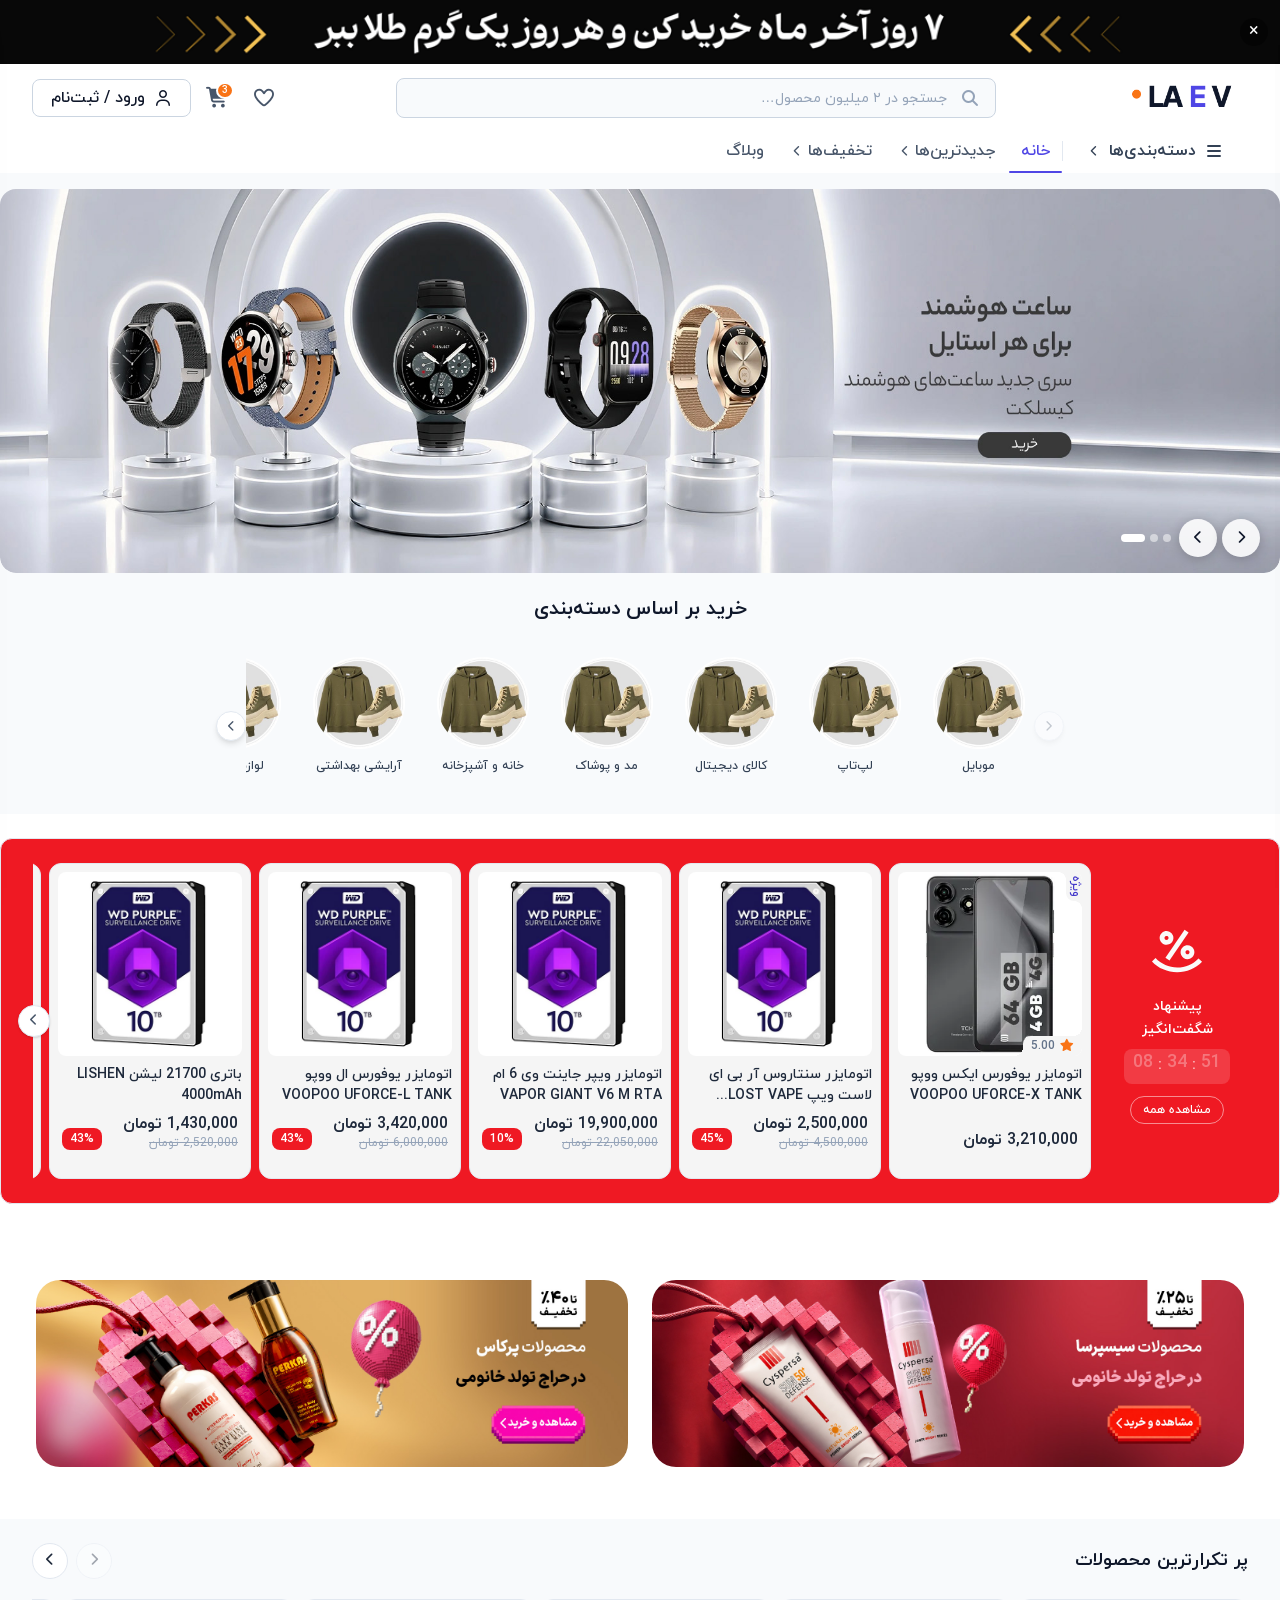
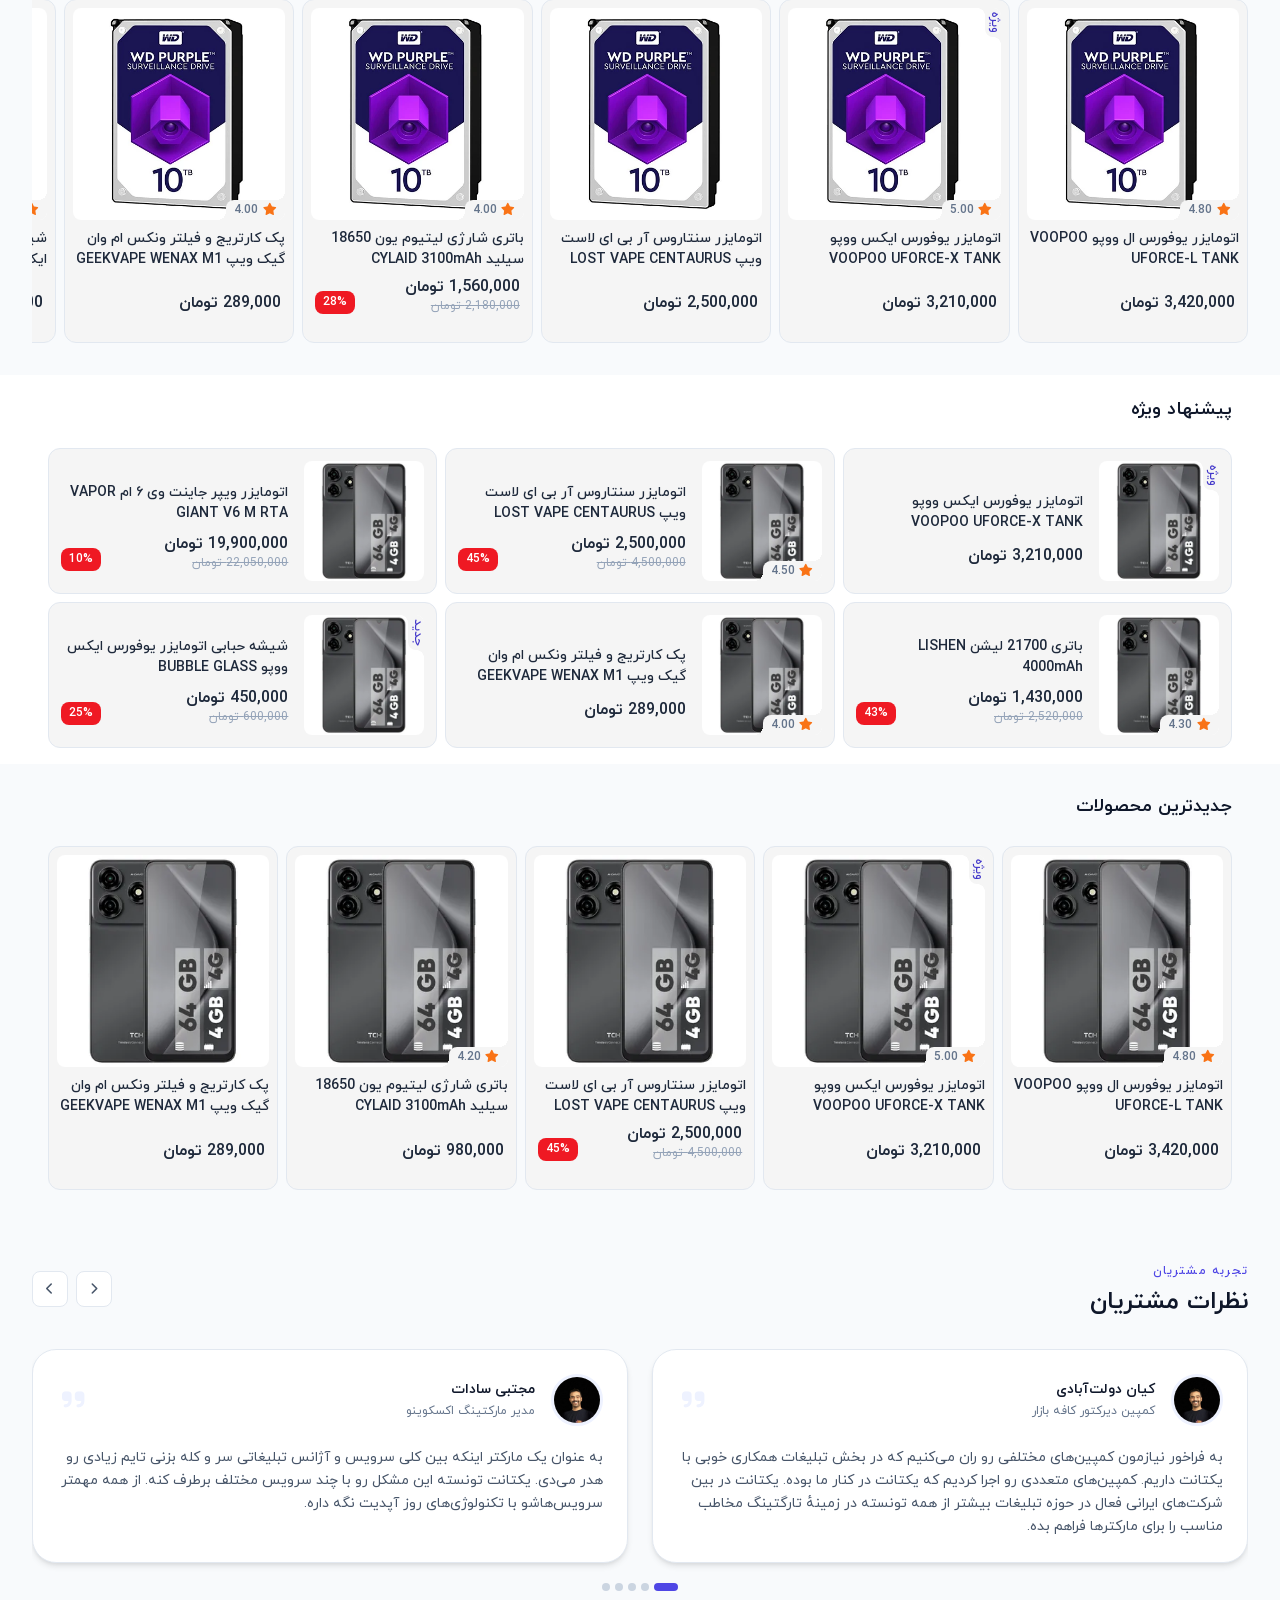
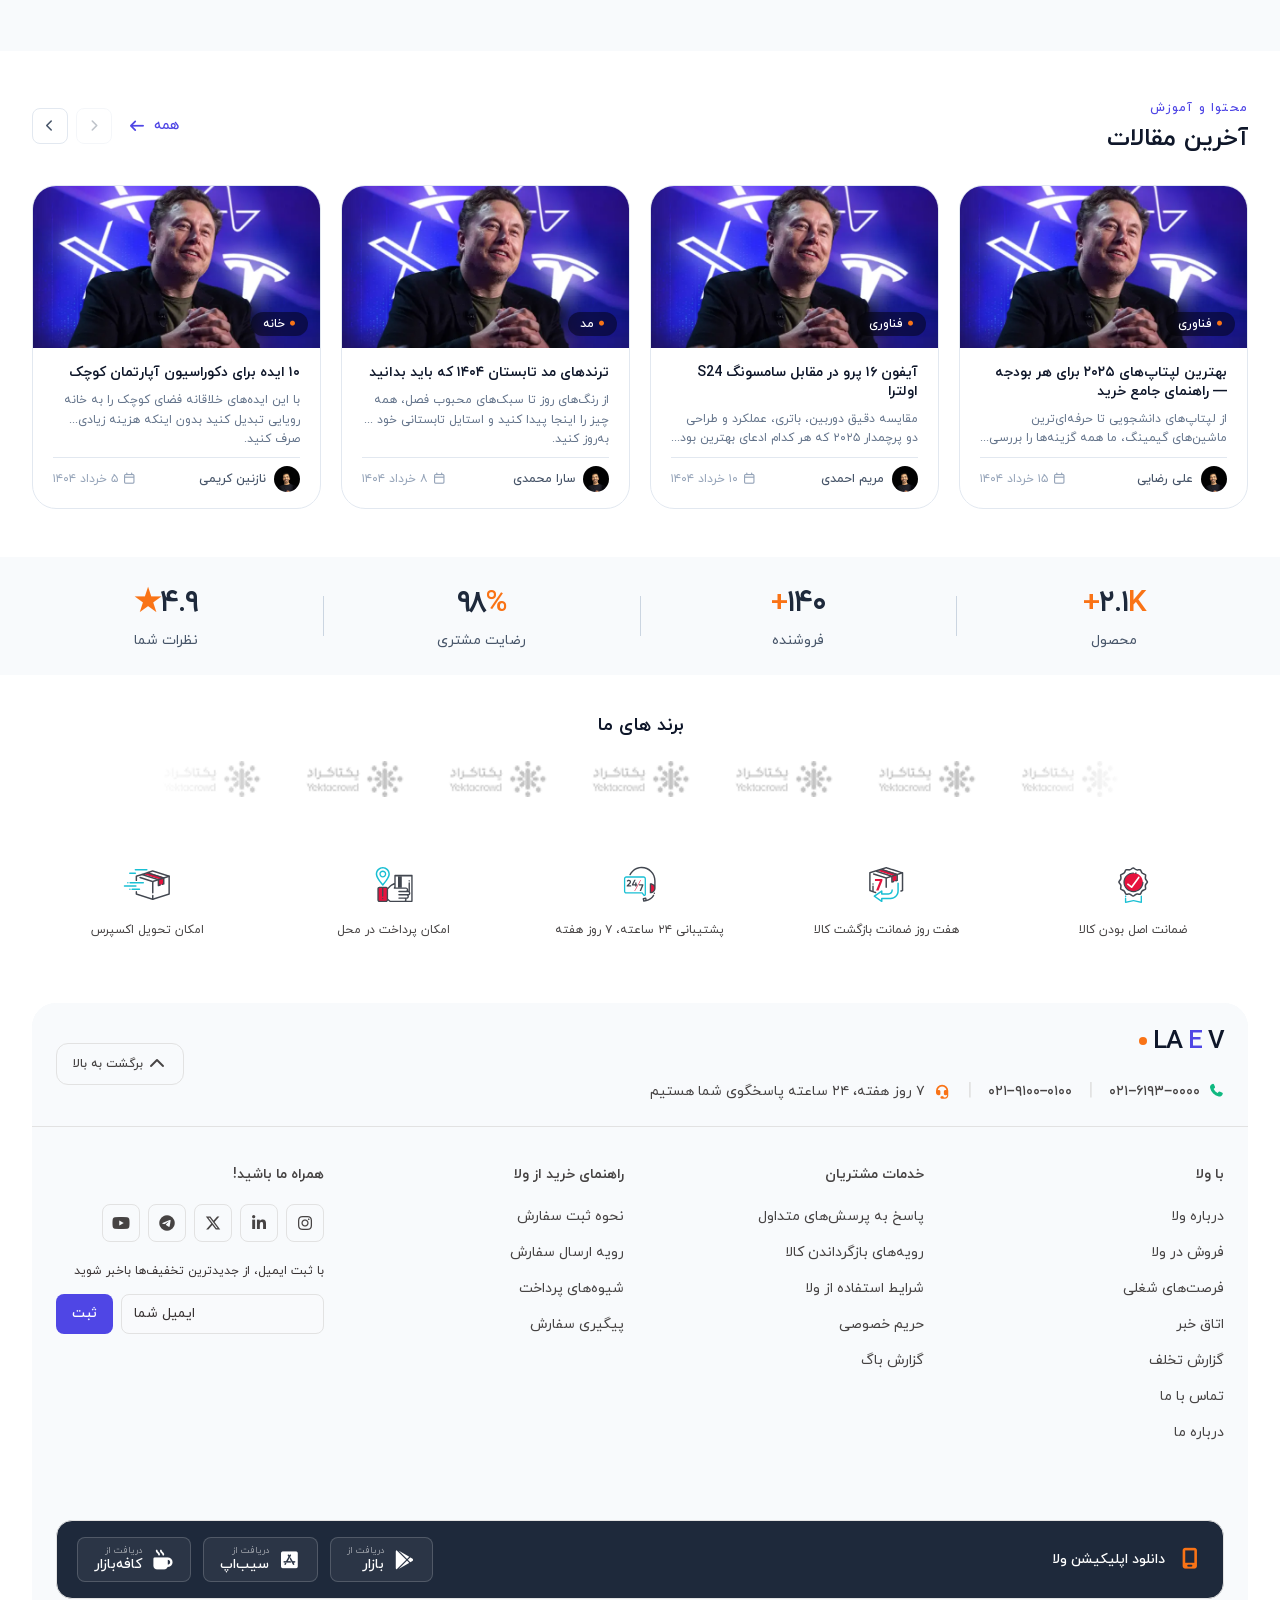
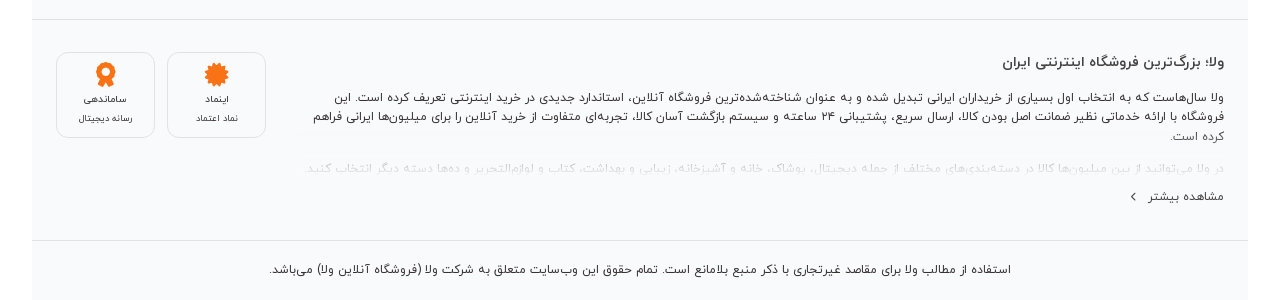
<file: index.html>
<!DOCTYPE html>
<html lang="fa" dir="rtl">

<head>
  <meta charset="UTF-8">
  <meta name="viewport" content="width=device-width, initial-scale=1.0">
  <title>ولا — فروشگاه همه چیز</title>
  <meta name="description"
    content="خرید الکترونیک، مد، لوازم خانه و بیشتر. تحویل سریع، فروشندگان معتبر، قیمت‌های بی‌نظیر.">
  <link rel="stylesheet" href="css/tokens.css?v=2">
  <link rel="stylesheet" href="css/base.css">
  <link rel="stylesheet" href="css/header.css?v=4">
  <link rel="stylesheet" href="css/mega-menu.css?v=2">
  <link rel="stylesheet" href="css/sections.css?v=6">
  <link rel="stylesheet" href="css/archive.css">
  <link rel="stylesheet" href="css/ui.css">
  <link rel="stylesheet" href="css/bottom-nav.css">
  <link rel="stylesheet" href="css/footer.css?v=4">
  <link rel="stylesheet" href="css/drawer.css">
  <link rel="stylesheet" href="css/mini-cart.css">
  <link rel="stylesheet" href="css/auth-modal.css">
  <link rel="stylesheet" href="css/cat-item.css?v=2">
  <link rel="stylesheet" href="css/all.min.css">
  <link rel="stylesheet" href="css/swiper-bundle.min.css">
  <link rel="stylesheet" href="css/style-carts.css">
</head>

<body>

  <!-- ─── HEADER ─── -->
  <header class="site-header" id="siteHeader">

    <!-- ── Row 1: Announcement bar — scrolls away naturally ── -->
    <div class="header-top announce-bar" id="announceBar" role="note" aria-label="Promotional announcement">
      <a href="shop.html" class="announce-bar__link">
        <img src="img/top-add.gif" alt="تبلیغ ویژه" class="announce-bar__img" loading="eager">
      </a>
      <button class="announce-bar__close" data-action="close-announce-bar" aria-label="Close announcement"
        type="button">×</button>
    </div>

    <!-- ── Rows 2 & 3 + Mega Menu ── -->
    <div class="header-sticky-container">

      <!-- ── Row 2: Logo · Search · Actions ── -->
      <div class="header-main">
        <div class="cx">
          <div class="header-main__inner">

            <!-- Logo -->
            <a href="index.html" class="nav-logo" aria-label="Kara — Home">
              <img src="img/logo.png" fetchpriority="high" width="96" height="48" decoding="async" alt="Kara" class="nav-logo__img">
            </a>

            <!-- Search (click → opens modal) -->
            <div class="nav-search" role="search">
              <i class="fa-solid fa-magnifying-glass nav-search__icon" aria-hidden="true"></i>
              <input type="text" class="nav-search__input" placeholder="جستجو در ۲ میلیون محصول…" id="navSearch"
                autocomplete="off" readonly aria-label="Search products">
              <!-- <button class="nav-search__btn" type="button">جستجو</button> -->
            </div>

            <!-- Actions: Wishlist · Cart · Sign in · Hamburger -->
            <div class="nav-actions">


              <button data-action="open-wishlist" class="nav-action" aria-label="علاقه‌مندی‌ها">
                <i class="fa-regular fa-heart" aria-hidden="true"></i>
                <span class="nav-action__badge" id="wishlistCount">0</span>
              </button>
              <button data-action="open-cart" class="nav-action" aria-label="سبد خرید">
                <i class="fa-solid fa-cart-shopping" aria-hidden="true"></i>
                <span class="nav-action__badge" id="cartCount">3</span>
              </button>
              <button class="nav-hamburger" id="navHamburger" type="button" aria-label="منو" aria-expanded="false"
                aria-controls="mobileDrawer">
                <span></span><span></span><span></span>
              </button>
              <button data-action="open-auth-modal" data-tab="login" class="btn nav-signin">
                <i class="fa-regular fa-user" aria-hidden="true"></i>
                ورود / ثبت‌نام
              </button>
            </div>

          </div>
        </div>
      </div><!-- /.header-main -->

      <!-- ── Row 3: Desktop navigation links (hidden on mobile) ── -->
      <div class="header-nav">
        <div class="cx">

          <!-- ── Mega Menu Trigger (جداگانه — در وردپرس register_nav_menus جداگانه) ── -->
          <button class="mega-trigger" id="categoriesMenu" type="button" data-action="open-mega-menu"
            aria-haspopup="true" aria-expanded="false" aria-controls="megaMenu">
            <i class="fa-solid fa-bars mega-trigger__bars" aria-hidden="true"></i>
            دسته‌بندی‌ها
            <i class="fa-solid fa-chevron-down dnav__chevron" aria-hidden="true"></i>
          </button>
          <span class="nav-pipe" aria-hidden="true"></span>

          <!-- ── Main Navigation (منوی اصلی — در وردپرس: wp_nav_menu جداگانه) ── -->
          <nav class="dnav" aria-label="منوی اصلی">
            <ul class="dnav__list">
              <li class="dnav__item">
                <a href="index.html" class="dnav__link dnav__link--active">خانه</a>
              </li>
              <li class="dnav__item dnav__item--has-dropdown">
                <a href="shop.html" class="dnav__link" aria-haspopup="true" aria-expanded="false">
                  جدیدترین‌ها
                  <i class="fa-solid fa-chevron-down dnav__chevron" aria-hidden="true"></i>
                </a>
                <ul class="dnav__dropdown" role="menu">
                  <li><a href="shop.html?sort=newest&amp;cat=electronics" class="dnav__dropdown-link"
                      role="menuitem">جدیدترین الکترونیک</a></li>
                  <li><a href="shop.html?sort=newest&amp;cat=fashion" class="dnav__dropdown-link"
                      role="menuitem">جدیدترین مد</a></li>
                  <li><a href="shop.html?sort=newest&amp;cat=home" class="dnav__dropdown-link" role="menuitem">جدیدترین
                      خانه</a></li>
                  <li><a href="shop.html?sort=newest&amp;cat=beauty" class="dnav__dropdown-link"
                      role="menuitem">جدیدترین زیبایی</a></li>
                  <li><a href="shop.html?sort=newest&amp;cat=sports" class="dnav__dropdown-link"
                      role="menuitem">جدیدترین ورزش</a></li>
                </ul>
              </li>
              <li class="dnav__item dnav__item--has-dropdown">
                <a href="shop.html?sale=1" class="dnav__link" aria-haspopup="true" aria-expanded="false">
                  تخفیف‌ها
                  <i class="fa-solid fa-chevron-down dnav__chevron" aria-hidden="true"></i>
                </a>
                <ul class="dnav__dropdown" role="menu">
                  <li><a href="shop.html?sale=flash" class="dnav__dropdown-link" role="menuitem">فروش فوری</a></li>
                  <li><a href="shop.html?sale=season" class="dnav__dropdown-link" role="menuitem">حراج فصلی</a></li>
                  <li><a href="shop.html?sale=clearance" class="dnav__dropdown-link" role="menuitem">کالاهای ویژه</a>
                  </li>
                  <li class="dnav__dropdown-divider" role="separator"></li>
                  <li><a href="shop.html?sale=1&cat=electronics" class="dnav__dropdown-link" role="menuitem">تخفیف
                      الکترونیک</a></li>
                  <li><a href="shop.html?sale=1&cat=fashion" class="dnav__dropdown-link" role="menuitem">تخفیف مد</a>
                  </li>
                </ul>
              </li>
              <li class="dnav__item">
                <a href="blog.html" class="dnav__link">وبلاگ</a>
              </li>
            </ul>
            <span class="nav-underline" aria-hidden="true"></span>
          </nav>
        </div>
      </div><!-- /.header-nav -->

      <!-- ── Mega Menu ── -->
      <!-- Full static HTML: content is in DOM source for SEO.
         mega-menu.js handles open/close + tab switching only. -->
      <div class="cx mega-menu" id="megaMenu" role="region" aria-label="Category menu">

        <div class="mega-cats">

          <!-- ── Left: Category Tab List ── -->
          <ul class="mega-cats__list" id="megaCatList" role="list">
            <li class="mega-cats__tab is-active" data-index="0" role="listitem">
              <a href="shop.html?cat=electronics" class="mega-cats__tab-link" data-mega-index="0">
                <img src="img/cat-electronics.svg" class="mega-cats__tab-icon" alt="" width="20" height="20"
                  aria-hidden="true" onerror="this.style.display='none'">
                الکترونیک
              </a>
            </li>
            <li class="mega-cats__tab" data-index="1" role="listitem">
              <a href="shop.html?cat=fashion" class="mega-cats__tab-link" data-mega-index="1">
                <img src="img/cat-fashion.svg" class="mega-cats__tab-icon" alt="" width="20" height="20"
                  aria-hidden="true" onerror="this.style.display='none'">
                مد و پوشاک
              </a>
            </li>
            <li class="mega-cats__tab" data-index="2" role="listitem">
              <a href="shop.html?cat=home" class="mega-cats__tab-link" data-mega-index="2">
                <img src="img/cat-home.svg" class="mega-cats__tab-icon" alt="" width="20" height="20" aria-hidden="true"
                  onerror="this.style.display='none'">
                خانه و آشپزخانه
              </a>
            </li>
            <li class="mega-cats__tab" data-index="3" role="listitem">
              <a href="shop.html?cat=beauty" class="mega-cats__tab-link" data-mega-index="3">
                <img src="img/cat-beauty.svg" class="mega-cats__tab-icon" alt="" width="20" height="20"
                  aria-hidden="true" onerror="this.style.display='none'">
                زیبایی و سلامت
              </a>
            </li>

          </ul>

          <!-- ── Right: Content Panels (one per category) ── -->
          <div class="mega-cats__children" id="megaCatChildren">

            <!-- Panel 0: Electronics -->
            <div class="mega-cats__panel is-active" id="megaPanel-0">
              <div class="mega-cats__col-grid">
                <div class="mega-cats__col-group">
                  <a href="shop.html?cat=mobile-phones" class="mega-cats__col-title">گوشی موبایل</a>
                  <ul class="mega-cats__col-list">
                    <li><a href="shop.html?cat=android" class="mega-cats__col-link">اندروید</a></li>
                    <li><a href="shop.html?cat=iphone" class="mega-cats__col-link">آیفون</a></li>
                    <li><a href="shop.html?cat=foldable" class="mega-cats__col-link">تاشو</a></li>
                  </ul>
                </div>
                <div class="mega-cats__col-group">
                  <a href="shop.html?cat=laptops" class="mega-cats__col-title">لپتاپ و کامپیوتر</a>
                  <ul class="mega-cats__col-list">
                    <li><a href="shop.html?cat=gaming-laptops" class="mega-cats__col-link">لپتاپ گیمینگ</a></li>
                    <li><a href="shop.html?cat=ultrabooks" class="mega-cats__col-link">اولترابوک</a></li>
                    <li><a href="shop.html?cat=desktops" class="mega-cats__col-link">کامپیوتر رومیزی</a></li>
                  </ul>
                </div>
                <div class="mega-cats__col-group">
                  <a href="shop.html?cat=audio" class="mega-cats__col-title">هدفون و اسپیکر</a>
                </div>
                <div class="mega-cats__col-group">
                  <a href="shop.html?cat=smart-watches" class="mega-cats__col-title">ساعت هوشمند</a>
                </div>
                <div class="mega-cats__col-group">
                  <a href="shop.html?cat=tablets" class="mega-cats__col-title">تبلت</a>
                </div>
                <div class="mega-cats__col-group">
                  <a href="shop.html?cat=cameras" class="mega-cats__col-title">دوربین عکاسی</a>
                </div>
                <div class="mega-cats__col-group">
                  <a href="shop.html?cat=smart-home" class="mega-cats__col-title">خانه هوشمند</a>
                </div>
              </div>
              <a href="shop.html?cat=electronics" class="mega-cats__view-all">مشاهده همه الکترونیک <i
                  class="fa-solid fa-arrow-left" aria-hidden="true"></i></a>
            </div>

            <!-- Panel 1: Fashion -->
            <div class="mega-cats__panel" id="megaPanel-1">
              <div class="mega-cats__col-grid">
                <div class="mega-cats__col-group">
                  <a href="shop.html?cat=womens-clothing" class="mega-cats__col-title">پوشاک زنانه</a>
                </div>
                <div class="mega-cats__col-group">
                  <a href="shop.html?cat=mens-clothing" class="mega-cats__col-title">پوشاک مردانه</a>
                </div>
                <div class="mega-cats__col-group">
                  <a href="shop.html?cat=shoes" class="mega-cats__col-title">کفش</a>
                </div>
                <div class="mega-cats__col-group">
                  <a href="shop.html?cat=bags" class="mega-cats__col-title">کیف و چرم</a>
                </div>
                <div class="mega-cats__col-group">
                  <a href="shop.html?cat=accessories" class="mega-cats__col-title">اکسسوری</a>
                </div>
              </div>
              <a href="shop.html?cat=fashion" class="mega-cats__view-all">مشاهده همه مد و پوشاک <i
                  class="fa-solid fa-arrow-left" aria-hidden="true"></i></a>
            </div>

            <!-- Panel 2: Home -->
            <div class="mega-cats__panel" id="megaPanel-2">
              <div class="mega-cats__col-grid">
                <div class="mega-cats__col-group">
                  <a href="shop.html?cat=kitchen" class="mega-cats__col-title">لوازم آشپزخانه</a>
                </div>
                <div class="mega-cats__col-group">
                  <a href="shop.html?cat=decor" class="mega-cats__col-title">دکوراسیون</a>
                </div>
                <div class="mega-cats__col-group">
                  <a href="shop.html?cat=furniture" class="mega-cats__col-title">مبلمان</a>
                </div>
                <div class="mega-cats__col-group">
                  <a href="shop.html?cat=bedroom" class="mega-cats__col-title">لوازم خواب</a>
                </div>
                <div class="mega-cats__col-group">
                  <a href="shop.html?cat=appliances" class="mega-cats__col-title">لوازم برقی</a>
                </div>
              </div>
              <a href="shop.html?cat=home" class="mega-cats__view-all">مشاهده همه خانه و آشپزخانه <i
                  class="fa-solid fa-arrow-left" aria-hidden="true"></i></a>
            </div>

            <!-- Panel 3: Beauty -->
            <div class="mega-cats__panel" id="megaPanel-3">
              <div class="mega-cats__col-grid">
                <div class="mega-cats__col-group">
                  <a href="shop.html?cat=skincare" class="mega-cats__col-title">مراقبت از پوست</a>
                </div>
                <div class="mega-cats__col-group">
                  <a href="shop.html?cat=cosmetics" class="mega-cats__col-title">آرایشی</a>
                </div>
                <div class="mega-cats__col-group">
                  <a href="shop.html?cat=perfume" class="mega-cats__col-title">عطر و ادکلن</a>
                </div>
                <div class="mega-cats__col-group">
                  <a href="shop.html?cat=hair-nails" class="mega-cats__col-title">مو و ناخن</a>
                </div>
              </div>
              <a href="shop.html?cat=beauty" class="mega-cats__view-all">مشاهده همه زیبایی و سلامت <i
                  class="fa-solid fa-arrow-left" aria-hidden="true"></i></a>
            </div>

          </div><!-- /.mega-cats__children -->
        </div><!-- /.mega-cats -->
      </div>

    </div><!-- /.header-sticky-container -->

  </header>

  <!-- Mega menu body backdrop -->
  <div class="mega-backdrop" id="megaBackdrop"></div>

  <!-- ─── MAIN MOBILE DRAWER (A) ─── -->
  <div class="mobile-drawer__overlay" id="drawerOverlay" data-action="close-mobile-drawer" aria-hidden="true"></div>
  <div class="mobile-drawer" id="mobileDrawer" role="dialog" aria-modal="true" aria-label="منوی اصلی">

    <!-- Header -->
    <div class="drawer-header">
      <a href="index.html" class="nav-logo" dir="ltr">V<span>E</span>LA<span class="nav-logo__dot"></span></a>
      <button class="drawer-close" data-action="close-mobile-drawer" aria-label="بستن" type="button">×</button>
    </div>

    <!-- Search -->
    <button class="drawer-search-btn" data-action="open-search" type="button">
      <i class="fa-solid fa-magnifying-glass" aria-hidden="true"></i>
      جستجو در محصولات…
    </button>

    <!-- Tabs -->
    <div class="drawer-tabs" role="tablist">
      <button class="drawer-tab is-active" role="tab" aria-selected="true" data-tab="nav"
        data-action="switch-drawer-tab" type="button">منو</button>
      <button class="drawer-tab" role="tab" aria-selected="false" data-tab="cats" data-action="switch-drawer-tab"
        type="button">دسته‌بندی</button>
    </div>

    <!-- Panel 1: Main Nav -->
    <div class="drawer-panel is-active" id="drawerPanelNav" role="tabpanel">
      <nav class="drawer-nav" aria-label="منو اصلی">
        <a href="index.html" class="drawer-nav-link active">
          <i class="fa-solid fa-house" aria-hidden="true"></i>
          خانه
        </a>
        <a href="shop.html" class="drawer-nav-link">
          <i class="fa-solid fa-store" aria-hidden="true"></i>
          جدیدترین‌ها
        </a>
        <a href="shop.html" class="drawer-nav-link">
          <i class="fa-solid fa-star" aria-hidden="true"></i>
          تخفیف‌ها
        </a>
        <a href="blog.html" class="drawer-nav-link">
          <i class="fa-regular fa-file-lines" aria-hidden="true"></i>
          وبلاگ
        </a>
        <a href="#" class="drawer-nav-link">
          <i class="fa-solid fa-headset" aria-hidden="true"></i>
          پشتیبانی
        </a>
      </nav>
    </div>

    <!-- Panel 2: Categories 2-column layout -->
    <div class="drawer-panel" id="drawerPanelCats" role="tabpanel">
      <div class="drawer-cats-2col">

        <!-- Right: narrow category tab strip -->
        <nav class="drawer-cats-tabs" aria-label="دسته‌های اصلی">
          <button class="drawer-cats-tab is-active" data-dcat="0" type="button" data-action="switch-drawer-cat-tab">
            <img src="img/cat-electronics.svg" class="drawer-cats-tab__icon" alt="" width="24" height="24"
              aria-hidden="true" onerror="this.style.display='none'">
            <span class="drawer-cats-tab__label">الکترونیک</span>
          </button>
          <button class="drawer-cats-tab" data-dcat="1" type="button" data-action="switch-drawer-cat-tab">
            <img src="img/cat-fashion.svg" class="drawer-cats-tab__icon" alt="" width="24" height="24"
              aria-hidden="true" onerror="this.style.display='none'">
            <span class="drawer-cats-tab__label">مد و پوشاک</span>
          </button>
          <button class="drawer-cats-tab" data-dcat="2" type="button" data-action="switch-drawer-cat-tab">
            <img src="img/cat-home.svg" class="drawer-cats-tab__icon" alt="" width="24" height="24" aria-hidden="true"
              onerror="this.style.display='none'">
            <span class="drawer-cats-tab__label">خانه</span>
          </button>
          <button class="drawer-cats-tab" data-dcat="3" type="button" data-action="switch-drawer-cat-tab">
            <img src="img/cat-beauty.svg" class="drawer-cats-tab__icon" alt="" width="24" height="24" aria-hidden="true"
              onerror="this.style.display='none'">
            <span class="drawer-cats-tab__label">زیبایی</span>
          </button>
        </nav>

        <!-- Left: content panels -->
        <div class="drawer-cats-content">

          <!-- Panel 0: Electronics -->
          <div class="drawer-cats-panel is-active" data-dcat-panel="0">
            <a href="shop.html?cat=electronics" class="drawer-cats-panel__viewall">مشاهده همه الکترونیک</a>
            <div class="drawer-subcat-item" data-parent="0" data-child="0">
              <button class="drawer-subcat-trigger" type="button" data-action="toggle-drawer-subcat" data-parent="0"
                data-child="0">گوشی موبایل<svg class="drawer-cat-chevron" viewBox="0 0 24 24" fill="none"
                  stroke="currentColor" stroke-width="2">
                  <path d="M19 9l-7 7-7-7" />
                </svg></button>
              <div class="drawer-subcat-body">
                <a href="shop.html?cat=android" class="drawer-subcat-link">اندروید</a>
                <a href="shop.html?cat=iphone" class="drawer-subcat-link">آیفون</a>
                <a href="shop.html?cat=foldable" class="drawer-subcat-link">تاشو</a>
              </div>
            </div>
            <div class="drawer-subcat-item" data-parent="0" data-child="1">
              <button class="drawer-subcat-trigger" type="button" data-action="toggle-drawer-subcat" data-parent="0"
                data-child="1">لپتاپ و کامپیوتر<svg class="drawer-cat-chevron" viewBox="0 0 24 24" fill="none"
                  stroke="currentColor" stroke-width="2">
                  <path d="M19 9l-7 7-7-7" />
                </svg></button>
              <div class="drawer-subcat-body">
                <a href="shop.html?cat=gaming-laptops" class="drawer-subcat-link">لپتاپ گیمینگ</a>
                <a href="shop.html?cat=ultrabooks" class="drawer-subcat-link">اولترابوک</a>
                <a href="shop.html?cat=desktops" class="drawer-subcat-link">کامپیوتر رومیزی</a>
              </div>
            </div>
            <a href="shop.html?cat=audio" class="drawer-cats-panel__link">هدفون و اسپیکر</a>
            <a href="shop.html?cat=smart-watches" class="drawer-cats-panel__link">ساعت هوشمند</a>
            <a href="shop.html?cat=tablets" class="drawer-cats-panel__link">تبلت</a>
            <a href="shop.html?cat=cameras" class="drawer-cats-panel__link">دوربین عکاسی</a>
            <a href="shop.html?cat=smart-home" class="drawer-cats-panel__link">خانه هوشمند</a>
          </div>

          <!-- Panel 1: Fashion -->
          <div class="drawer-cats-panel" data-dcat-panel="1">
            <a href="shop.html?cat=fashion" class="drawer-cats-panel__viewall">مشاهده همه مد و پوشاک</a>
            <a href="shop.html?cat=womens-clothing" class="drawer-cats-panel__link">پوشاک زنانه</a>
            <a href="shop.html?cat=mens-clothing" class="drawer-cats-panel__link">پوشاک مردانه</a>
            <a href="shop.html?cat=shoes" class="drawer-cats-panel__link">کفش</a>
            <a href="shop.html?cat=bags" class="drawer-cats-panel__link">کیف و چرم</a>
            <a href="shop.html?cat=accessories" class="drawer-cats-panel__link">اکسسوری</a>
          </div>

          <!-- Panel 2: Home -->
          <div class="drawer-cats-panel" data-dcat-panel="2">
            <a href="shop.html?cat=home" class="drawer-cats-panel__viewall">مشاهده همه خانه و آشپزخانه</a>
            <a href="shop.html?cat=kitchen" class="drawer-cats-panel__link">لوازم آشپزخانه</a>
            <a href="shop.html?cat=decor" class="drawer-cats-panel__link">دکوراسیون</a>
            <a href="shop.html?cat=furniture" class="drawer-cats-panel__link">مبلمان</a>
            <a href="shop.html?cat=bedroom" class="drawer-cats-panel__link">لوازم خواب</a>
            <a href="shop.html?cat=appliances" class="drawer-cats-panel__link">لوازم برقی</a>
          </div>

          <!-- Panel 3: Beauty -->
          <div class="drawer-cats-panel" data-dcat-panel="3">
            <a href="shop.html?cat=beauty" class="drawer-cats-panel__viewall">مشاهده همه زیبایی و سلامت</a>
            <a href="shop.html?cat=skincare" class="drawer-cats-panel__link">مراقبت از پوست</a>
            <a href="shop.html?cat=cosmetics" class="drawer-cats-panel__link">آرایشی</a>
            <a href="shop.html?cat=perfume" class="drawer-cats-panel__link">عطر و ادکلن</a>
            <a href="shop.html?cat=hair-nails" class="drawer-cats-panel__link">مو و ناخن</a>
          </div>
        </div><!-- /.drawer-cats-content -->
      </div><!-- /.drawer-cats-2col -->
    </div>

    <!-- Footer CTAs -->
    <div class="drawer-divider"></div>
    <div class="drawer-footer">
      <button data-action="open-auth-modal" data-tab="login" class="btn btn--primary btn--wide">
        <i class="fa-regular fa-user" aria-hidden="true"></i>
        ورود / ثبت‌نام
      </button>
      <button data-action="open-cart" class="btn btn--outline-dark btn--wide">مشاهده سبد خرید (۳)</button>
    </div>

  </div>

  <main id="main-content">

    <!-- ─── HERO ─── -->
    <!-- ─── HERO SLIDER ─── -->
    <!-- Full-width: intentionally NO .cx wrapper so the slider bleeds edge-to-edge -->
    <section class="hero-slider-section">
      <div class="hero-slider-wrap">

        <div class="swiper hero-swiper">
          <div class="swiper-wrapper">

            <div class="swiper-slide">
              <a href="shop.html" class="hero-slide__link">
                <img src="img/s3.jpg" alt="اسلاید ۱" class="hero-slide__img" width="2000" height="600" loading="eager"
                  fetchpriority="high">
              </a>
            </div>

            <div class="swiper-slide">
              <a href="shop.html" class="hero-slide__link">
                <img src="img/s3.jpg" alt="اسلاید ۲" class="hero-slide__img" width="2000" height="600" loading="lazy">
              </a>
            </div>

            <div class="swiper-slide">
              <a href="shop.html" class="hero-slide__link">
                <img src="img/s3.jpg" alt="اسلاید ۳" class="hero-slide__img" width="2000" height="600" loading="lazy">
              </a>
            </div>

          </div>
        </div>

        <!-- Controls: absolute bottom-right on desktop, centered below on mobile -->
        <div class="hero-slider-controls">
          <div class="hero-slider-pagination"></div>
          <div class="hero-slider-btns">
            <button class="hero-slider-btn hero-slider-prev" type="button" aria-label="اسلاید قبلی">
              <i class="fa-solid fa-chevron-left" aria-hidden="true"></i>
            </button>
            <button class="hero-slider-btn hero-slider-next" type="button" aria-label="اسلاید بعدی">
              <i class="fa-solid fa-chevron-right" aria-hidden="true"></i>
            </button>
          </div>
        </div>

      </div>
    </section>





    <!-- ─── CATEGORIES ─── -->
    <section class="cat-section">
      <div class="cx">
        <h2 class="cat-section__title">خرید بر اساس دسته‌بندی</h2>

        <div class="cat-swiper-outer">

          <!-- Nav buttons: absolutely positioned on sides (mobile only) -->
          <button class="cat-nav-btn cat-nav-prev" type="button" aria-label="قبلی">
            <i class="fa-solid fa-chevron-right" aria-hidden="true"></i>
          </button>
          <button class="cat-nav-btn cat-nav-next" type="button" aria-label="بعدی">
            <i class="fa-solid fa-chevron-left" aria-hidden="true"></i>
          </button>

          <!-- Swiper: 2-row carousel on mobile, CSS-grid on desktop -->
          <div class="swiper cat-swiper">
            <div class="swiper-wrapper">

              <div class="swiper-slide">
                <a href="shop.html?cat=mobile" class="cat-item">
                  <div class="cat-item__img-wrap"><img src="img/catimg.jpg" alt="موبایل" class="cat-item__img"
                      loading="lazy"></div>
                  <span class="cat-item__name">موبایل</span>
                </a>
              </div>

              <div class="swiper-slide">
                <a href="shop.html?cat=laptop" class="cat-item">
                  <div class="cat-item__img-wrap"><img src="img/catimg.jpg" alt="لپ‌تاپ" class="cat-item__img"
                      loading="lazy"></div>
                  <span class="cat-item__name">لپ‌تاپ</span>
                </a>
              </div>

              <div class="swiper-slide">
                <a href="shop.html?cat=digital" class="cat-item">
                  <div class="cat-item__img-wrap"><img src="img/catimg.jpg" alt="کالای دیجیتال" class="cat-item__img"
                      loading="lazy"></div>
                  <span class="cat-item__name">کالای دیجیتال</span>
                </a>
              </div>

              <div class="swiper-slide">
                <a href="shop.html?cat=fashion" class="cat-item">
                  <div class="cat-item__img-wrap"><img src="img/catimg.jpg" alt="مد و پوشاک" class="cat-item__img"
                      loading="lazy"></div>
                  <span class="cat-item__name">مد و پوشاک</span>
                </a>
              </div>

              <div class="swiper-slide">
                <a href="shop.html?cat=home" class="cat-item">
                  <div class="cat-item__img-wrap"><img src="img/catimg.jpg" alt="خانه و آشپزخانه" class="cat-item__img"
                      loading="lazy"></div>
                  <span class="cat-item__name">خانه و آشپزخانه</span>
                </a>
              </div>

              <div class="swiper-slide">
                <a href="shop.html?cat=beauty" class="cat-item">
                  <div class="cat-item__img-wrap"><img src="img/catimg.jpg" alt="آرایشی بهداشتی" class="cat-item__img"
                      loading="lazy"></div>
                  <span class="cat-item__name">آرایشی بهداشتی</span>
                </a>
              </div>

              <div class="swiper-slide">
                <a href="shop.html?cat=appliances" class="cat-item">
                  <div class="cat-item__img-wrap"><img src="img/catimg.jpg" alt="لوازم خانگی" class="cat-item__img"
                      loading="lazy"></div>
                  <span class="cat-item__name">لوازم خانگی</span>
                </a>
              </div>

              <div class="swiper-slide">
                <a href="shop.html?cat=sports" class="cat-item">
                  <div class="cat-item__img-wrap"><img src="img/catimg.jpg" alt="ورزش و سفر" class="cat-item__img"
                      loading="lazy"></div>
                  <span class="cat-item__name">ورزش و سفر</span>
                </a>
              </div>

              <div class="swiper-slide">
                <a href="shop.html?cat=toys" class="cat-item">
                  <div class="cat-item__img-wrap"><img src="img/catimg.jpg" alt="اسباب‌بازی و کودک"
                      class="cat-item__img" loading="lazy"></div>
                  <span class="cat-item__name">اسباب‌بازی و کودک</span>
                </a>
              </div>

              <div class="swiper-slide">
                <a href="shop.html?cat=books" class="cat-item">
                  <div class="cat-item__img-wrap"><img src="img/catimg.jpg" alt="کتاب و هنر" class="cat-item__img"
                      loading="lazy"></div>
                  <span class="cat-item__name">کتاب و هنر</span>
                </a>
              </div>

              <div class="swiper-slide">
                <a href="shop.html?cat=auto" class="cat-item">
                  <div class="cat-item__img-wrap"><img src="img/catimg.jpg" alt="خودرو و موتور" class="cat-item__img"
                      loading="lazy"></div>
                  <span class="cat-item__name">خودرو و موتور</span>
                </a>
              </div>

              <div class="swiper-slide">
                <a href="shop.html?cat=health" class="cat-item">
                  <div class="cat-item__img-wrap"><img src="img/catimg.jpg" alt="سلامت و پزشکی" class="cat-item__img"
                      loading="lazy"></div>
                  <span class="cat-item__name">سلامت و پزشکی</span>
                </a>
              </div>

            </div>
          </div><!-- /.cat-swiper -->

        </div><!-- /.cat-swiper-outer -->
      </div>
    </section>

    <!-- ─── FLASH SALE ─── -->
    <section class="amazing-sec cx" aria-label="پیشنهاد شگفت‌انگیز">

      <div class="amazing-sidebar">
        <img src="img/Amazing.svg" class="amazing-icon" alt="" aria-hidden="true" width="80" height="80">
        <div class="amazing-text-group">
          <p class="amazing-title">پیشنهاد شگفت‌انگیز</p>
          <div class="amazing-countdown" role="timer" aria-label="زمان باقی‌مانده">
            <span class="cd-num" id="cd-h">08</span>
            <span class="cd-sep">:</span>
            <span class="cd-num" id="cd-m">34</span>
            <span class="cd-sep">:</span>
            <span class="cd-num" id="cd-s">52</span>
          </div>
        </div>
        <a href="shop.html" class="amazing-see-all">مشاهده همه</a>
      </div>

      <div class="amazing-swiper-wrap">
        <button class="amazing-btn amazing-btn-prev swiper-button-disabled" type="button" aria-label="اسلاید قبلی">
          <i class="fa-solid fa-chevron-right" aria-hidden="true"></i>
        </button>
        <button class="amazing-btn amazing-btn-next" type="button" aria-label="اسلاید بعدی">
          <i class="fa-solid fa-chevron-left" aria-hidden="true"></i>
        </button>

        <div class="swiper amazing-swiper">
          <ul class="swiper-wrapper products" role="list">

            <li class="swiper-slide product">
              <a href="product.html">
                <div class="product-image-wrap">
                  <div class="inner-image">
                    <img width="300" height="300" src="./img/iphone.webp" alt="اتومایزر یوفورس ایکس ووپو" loading="lazy"
                      decoding="async">
                    <span class="loop-rating" aria-label="امتیاز 5 از 5">
                      <i class="fa-solid fa-star" aria-hidden="true"></i>
                      <span aria-hidden="true">5.00</span>
                    </span>
                    <span class="archive-pack-text">ویژه</span>
                  </div>
                </div>
                <h3 class="product-title">اتومایزر یوفورس ایکس ووپو VOOPOO UFORCE-X TANK</h3>
                <div class="product-footer">
                  <p class="price">
                    <span class="price-current"><span class="screen-reader-text">قیمت:</span>3,210,000 تومان</span>
                  </p>
                </div>
              </a>
              <button class="product-wishlist" aria-label="افزودن به علاقه‌مندی‌ها" type="button"
                data-action="toggle-wishlist">
                <i class="fa-regular fa-heart" aria-hidden="true"></i>
              </button>
              <button class="product-cta" type="button" data-action="add-to-cart" data-name="اتومایزر یوفورس ایکس ووپو"
                data-price="3210000">
                <i class="fa-solid fa-cart-shopping" aria-hidden="true"></i> افزودن به سبد
              </button>
            </li>

            <li class="swiper-slide product">
              <a href="#">
                <div class="product-image-wrap">
                  <div class="inner-image">
                    <img width="300" height="300" src="./img/p2.webp"
                      alt="اتومایزر سنتاروس لاست ویپ" loading="lazy" decoding="async">
                  </div>
                </div>
                <h3 class="product-title">اتومایزر سنتاروس آر بی ای لاست ویپ LOST VAPE CENTAURUS</h3>
                <div class="product-footer">
                  <p class="price">
                    <span class="price-current"><span class="screen-reader-text">قیمت فعلی:</span>2,500,000 تومان</span>
                    <del class="price-old"><span class="screen-reader-text">قیمت قبل:</span>4,500,000 تومان</del>
                  </p>
                  <span class="product-badge" aria-label="45 درصد تخفیف">45%</span>
                </div>
              </a>
              <button class="product-wishlist" aria-label="افزودن به علاقه‌مندی‌ها" type="button"
                data-action="toggle-wishlist">
                <i class="fa-regular fa-heart" aria-hidden="true"></i>
              </button>
              <button class="product-cta" type="button" data-action="add-to-cart" data-name="اتومایزر سنتاروس لاست ویپ"
                data-price="2500000">
                <i class="fa-solid fa-cart-shopping" aria-hidden="true"></i> افزودن به سبد
              </button>
            </li>

            <li class="swiper-slide product">
              <a href="#">
                <div class="product-image-wrap">
                  <div class="inner-image">
                    <img width="300" height="300" src="./img/p2.webp"
                      alt="اتومایزر ویپر جاینت وی ۶ ام" loading="lazy" decoding="async">
                  </div>
                </div>
                <h3 class="product-title">اتومایزر ویپر جاینت وی 6 ام VAPOR GIANT V6 M RTA</h3>
                <div class="product-footer">
                  <p class="price">
                    <span class="price-current"><span class="screen-reader-text">قیمت فعلی:</span>19,900,000
                      تومان</span>
                    <del class="price-old"><span class="screen-reader-text">قیمت قبل:</span>22,050,000 تومان</del>
                  </p>
                  <span class="product-badge" aria-label="10 درصد تخفیف">10%</span>
                </div>
              </a>
              <button class="product-wishlist" aria-label="افزودن به علاقه‌مندی‌ها" type="button"
                data-action="toggle-wishlist">
                <i class="fa-regular fa-heart" aria-hidden="true"></i>
              </button>
              <button class="product-cta" type="button" data-action="add-to-cart" data-name="اتومایزر ویپر جاینت V6 M"
                data-price="19900000">
                <i class="fa-solid fa-cart-shopping" aria-hidden="true"></i> افزودن به سبد
              </button>
            </li>

            <li class="swiper-slide product">
              <a href="#">
                <div class="product-image-wrap">
                  <div class="inner-image">
                    <img width="300" height="300" src="./img/p2.webp"
                      alt="اتومایزر یوفورس ال ووپو" loading="lazy" decoding="async">
                  </div>
                </div>
                <h3 class="product-title">اتومایزر یوفورس ال ووپو VOOPOO UFORCE-L TANK</h3>
                <div class="product-footer">
                  <p class="price">
                    <span class="price-current"><span class="screen-reader-text">قیمت فعلی:</span>3,420,000 تومان</span>
                    <del class="price-old"><span class="screen-reader-text">قیمت قبل:</span>6,000,000 تومان</del>
                  </p>
                  <span class="product-badge" aria-label="43 درصد تخفیف">43%</span>
                </div>
              </a>
              <button class="product-wishlist" aria-label="افزودن به علاقه‌مندی‌ها" type="button"
                data-action="toggle-wishlist">
                <i class="fa-regular fa-heart" aria-hidden="true"></i>
              </button>
              <button class="product-cta" type="button" data-action="add-to-cart" data-name="اتومایزر یوفورس ال ووپو"
                data-price="3420000">
                <i class="fa-solid fa-cart-shopping" aria-hidden="true"></i> افزودن به سبد
              </button>
            </li>

            <li class="swiper-slide product">
              <a href="#">
                <div class="product-image-wrap">
                  <div class="inner-image">
                    <img width="300" height="300" src="./img/p2.webp"
                      alt="باتری 21700 لیشن" loading="lazy" decoding="async">
                  </div>
                </div>
                <h3 class="product-title">باتری 21700 لیشن LISHEN 4000mAh</h3>
                <div class="product-footer">
                  <p class="price">
                    <span class="price-current"><span class="screen-reader-text">قیمت فعلی:</span>1,430,000 تومان</span>
                    <del class="price-old"><span class="screen-reader-text">قیمت قبل:</span>2,520,000 تومان</del>
                  </p>
                  <span class="product-badge" aria-label="43 درصد تخفیف">43%</span>
                </div>
              </a>
              <button class="product-wishlist" aria-label="افزودن به علاقه‌مندی‌ها" type="button"
                data-action="toggle-wishlist">
                <i class="fa-regular fa-heart" aria-hidden="true"></i>
              </button>
              <button class="product-cta" type="button" data-action="add-to-cart" data-name="باتری 21700 لیشن"
                data-price="1430000">
                <i class="fa-solid fa-cart-shopping" aria-hidden="true"></i> افزودن به سبد
              </button>
            </li>

            <li class="swiper-slide product">
              <a href="#">
                <div class="product-image-wrap">
                  <div class="inner-image">
                    <img width="300" height="300" src="./img/p2.webp"
                      alt="باتری سیلید 18650" loading="lazy" decoding="async">
                  </div>
                </div>
                <h3 class="product-title">باتری شارژی لیتیوم یون 18650 سیلید CYLAID 3100mAh</h3>
                <div class="product-footer">
                  <p class="price">
                    <span class="price-current"><span class="screen-reader-text">قیمت فعلی:</span>1,560,000 تومان</span>
                    <del class="price-old"><span class="screen-reader-text">قیمت قبل:</span>2,180,000 تومان</del>
                  </p>
                  <span class="product-badge" aria-label="28 درصد تخفیف">28%</span>
                </div>
              </a>
              <button class="product-wishlist" aria-label="افزودن به علاقه‌مندی‌ها" type="button"
                data-action="toggle-wishlist">
                <i class="fa-regular fa-heart" aria-hidden="true"></i>
              </button>
              <button class="product-cta" type="button" data-action="add-to-cart" data-name="باتری سیلید 18650"
                data-price="1560000">
                <i class="fa-solid fa-cart-shopping" aria-hidden="true"></i> افزودن به سبد
              </button>
            </li>

            <li class="swiper-slide product">
              <a href="#">
                <div class="product-image-wrap">
                  <div class="inner-image">
                    <img width="300" height="300" src="./img/p2.webp"
                      alt="پک کارتریج گیک ویپ" loading="lazy" decoding="async">
                  </div>
                </div>
                <h3 class="product-title">پک کارتریج و فیلتر ونکس ام وان گیک ویپ GEEKVAPE WENAX M1</h3>
                <div class="product-footer">
                  <p class="price">
                    <span class="price-current"><span class="screen-reader-text">قیمت فعلی:</span>289,000 تومان</span>
                    <del class="price-old"><span class="screen-reader-text">قیمت قبل:</span>360,000 تومان</del>
                  </p>
                  <span class="product-badge" aria-label="20 درصد تخفیف">20%</span>
                </div>
              </a>
              <button class="product-wishlist" aria-label="افزودن به علاقه‌مندی‌ها" type="button"
                data-action="toggle-wishlist">
                <i class="fa-regular fa-heart" aria-hidden="true"></i>
              </button>
              <button class="product-cta" type="button" data-action="add-to-cart"
                data-name="پک کارتریج گیک ویپ WENAX M1" data-price="289000">
                <i class="fa-solid fa-cart-shopping" aria-hidden="true"></i> افزودن به سبد
              </button>
            </li>

            <li class="swiper-slide product">
              <a href="#">
                <div class="product-image-wrap">
                  <div class="inner-image">
                    <img width="300" height="300" src="./img/p2.webp"
                      alt="شیشه حبابی یوفورس ایکس" loading="lazy" decoding="async">
                  </div>
                </div>
                <h3 class="product-title">شیشه حبابی اتومایزر یوفورس ایکس ووپو VOOPOO UFORCE-X BUBBLE GLASS</h3>
                <div class="product-footer">
                  <p class="price">
                    <span class="price-current"><span class="screen-reader-text">قیمت فعلی:</span>470,000 تومان</span>
                    <del class="price-old"><span class="screen-reader-text">قیمت قبل:</span>550,000 تومان</del>
                  </p>
                  <span class="product-badge" aria-label="15 درصد تخفیف">15%</span>
                </div>
              </a>
              <button class="product-wishlist" aria-label="افزودن به علاقه‌مندی‌ها" type="button"
                data-action="toggle-wishlist">
                <i class="fa-regular fa-heart" aria-hidden="true"></i>
              </button>
              <button class="product-cta" type="button" data-action="add-to-cart" data-name="شیشه حبابی یوفورس ایکس"
                data-price="470000">
                <i class="fa-solid fa-cart-shopping" aria-hidden="true"></i> افزودن به سبد
              </button>
            </li>

          </ul>
        </div>
      </div>

    </section>

    <!-- ─── PROMO BANNERS ─── -->
    <section class="section section--sm">
      <div class="cx">
        <div class="promo-banners">
          <a href="shop.html" class="promo-banner">
            <img src="img/baner1.jpeg" class="promo-banner__img" alt="بنر تبلیغاتی" loading="lazy">
          </a>
          <a href="shop.html" class="promo-banner">
            <img src="img/baner2.jpeg" class="promo-banner__img" alt="بنر تبلیغاتی" loading="lazy">
          </a>
        </div>
      </div>
    </section>





    <!-- ─── TRENDING PRODUCTS ─── -->
    <section class="swiper-sec swiper-sec--alt" aria-label="پر تکرارترین محصولات">
      <div class="cx">
      <div class="swiper-sec-header">
        <h2 class="swiper-sec-title">پر تکرارترین محصولات</h2>
        <div class="swiper-nav-btns" role="group" aria-label="ناوبری اسلایدر">
          <button class="swiper-btn swiper-btn-prev" aria-label="اسلاید قبلی" type="button">
            <i class="fa-solid fa-chevron-right" aria-hidden="true"></i>
          </button>
          <button class="swiper-btn swiper-btn-next" aria-label="اسلاید بعدی" type="button">
            <i class="fa-solid fa-chevron-left" aria-hidden="true"></i>
          </button>
        </div>
      </div>

      <div class="swiper product-swiper">
        <ul class="swiper-wrapper products" role="list">

          <li class="swiper-slide product">
            <a href="product.html">
              <div class="product-image-wrap">
                <div class="inner-image">
                  <img width="300" height="300" src="./img/p2.webp"
                    alt="اتومایزر یوفورس ال ووپو" loading="lazy" decoding="async">
                  <span class="loop-rating" aria-label="امتیاز 4.8 از 5">
                    <i class="fa-solid fa-star" aria-hidden="true"></i>
                    <span aria-hidden="true">4.80</span>
                  </span>
                </div>
              </div>
              <h3 class="product-title">اتومایزر یوفورس ال ووپو VOOPOO UFORCE-L TANK</h3>
              <div class="product-footer">
                <p class="price">
                  <span class="price-current"><span class="screen-reader-text">قیمت:</span>3,420,000 تومان</span>
                </p>
              </div>
            </a>
            <button class="product-wishlist" aria-label="افزودن به علاقه‌مندی‌ها" type="button"
              data-action="toggle-wishlist">
              <i class="fa-regular fa-heart" aria-hidden="true"></i>
            </button>
            <button class="product-cta" type="button" data-action="add-to-cart" data-name="اتومایزر یوفورس ال ووپو"
              data-price="3420000">
              <i class="fa-solid fa-cart-shopping" aria-hidden="true"></i> افزودن به سبد
            </button>
          </li>

          <li class="swiper-slide product">
            <a href="product.html">
              <div class="product-image-wrap">
                <div class="inner-image">
                  <img width="300" height="300" src="./img/p2.webp"
                    alt="اتومایزر یوفورس ایکس ووپو" loading="lazy" decoding="async">
                  <span class="loop-rating" aria-label="امتیاز 5 از 5">
                    <i class="fa-solid fa-star" aria-hidden="true"></i>
                    <span aria-hidden="true">5.00</span>
                  </span>
                  <span class="archive-pack-text">ویژه</span>
                </div>
              </div>
              <h3 class="product-title">اتومایزر یوفورس ایکس ووپو VOOPOO UFORCE-X TANK</h3>
              <div class="product-footer">
                <p class="price">
                  <span class="price-current"><span class="screen-reader-text">قیمت:</span>3,210,000 تومان</span>
                </p>
              </div>
            </a>
            <button class="product-wishlist" aria-label="افزودن به علاقه‌مندی‌ها" type="button"
              data-action="toggle-wishlist">
              <i class="fa-regular fa-heart" aria-hidden="true"></i>
            </button>
            <button class="product-cta" type="button" data-action="add-to-cart" data-name="اتومایزر یوفورس ایکس ووپو"
              data-price="3210000">
              <i class="fa-solid fa-cart-shopping" aria-hidden="true"></i> افزودن به سبد
            </button>
          </li>

          <li class="swiper-slide product">
            <a href="product.html">
              <div class="product-image-wrap">
                <div class="inner-image">
                  <img width="300" height="300" src="./img/p2.webp"
                    alt="اتومایزر سنتاروس لاست ویپ" loading="lazy" decoding="async">
                </div>
              </div>
              <h3 class="product-title">اتومایزر سنتاروس آر بی ای لاست ویپ LOST VAPE CENTAURUS</h3>
              <div class="product-footer">
                <p class="price">
                  <span class="price-current"><span class="screen-reader-text">قیمت:</span>2,500,000 تومان</span>
                </p>
              </div>
            </a>
            <button class="product-wishlist" aria-label="افزودن به علاقه‌مندی‌ها" type="button"
              data-action="toggle-wishlist">
              <i class="fa-regular fa-heart" aria-hidden="true"></i>
            </button>
            <button class="product-cta" type="button" data-action="add-to-cart" data-name="اتومایزر سنتاروس لاست ویپ"
              data-price="2500000">
              <i class="fa-solid fa-cart-shopping" aria-hidden="true"></i> افزودن به سبد
            </button>
          </li>

          <li class="swiper-slide product">
            <a href="product.html">
              <div class="product-image-wrap">
                <div class="inner-image">
                  <img width="300" height="300" src="./img/p2.webp"
                    alt="باتری سیلید 18650" loading="lazy" decoding="async">
                  <span class="loop-rating" aria-label="امتیاز 4 از 5">
                    <i class="fa-solid fa-star" aria-hidden="true"></i>
                    <span aria-hidden="true">4.00</span>
                  </span>
                </div>
              </div>
              <h3 class="product-title">باتری شارژی لیتیوم یون 18650 سیلید CYLAID 3100mAh</h3>
              <div class="product-footer">
                <p class="price">
                  <span class="price-current"><span class="screen-reader-text">قیمت فعلی:</span>1,560,000 تومان</span>
                  <del class="price-old"><span class="screen-reader-text">قیمت قبل:</span>2,180,000 تومان</del>
                </p>
                <span class="product-badge" aria-label="28 درصد تخفیف">28%</span>
              </div>
            </a>
            <button class="product-wishlist" aria-label="افزودن به علاقه‌مندی‌ها" type="button"
              data-action="toggle-wishlist">
              <i class="fa-regular fa-heart" aria-hidden="true"></i>
            </button>
            <button class="product-cta" type="button" data-action="add-to-cart" data-name="باتری سیلید 18650"
              data-price="1560000">
              <i class="fa-solid fa-cart-shopping" aria-hidden="true"></i> افزودن به سبد
            </button>
          </li>

          <li class="swiper-slide product">
            <a href="product.html">
              <div class="product-image-wrap">
                <div class="inner-image">
                  <img width="300" height="300" src="./img/p2.webp"
                    alt="پک کارتریج گیک ویپ" loading="lazy" decoding="async">
                  <span class="loop-rating" aria-label="امتیاز 4 از 5">
                    <i class="fa-solid fa-star" aria-hidden="true"></i>
                    <span aria-hidden="true">4.00</span>
                  </span>
                </div>
              </div>
              <h3 class="product-title">پک کارتریج و فیلتر ونکس ام وان گیک ویپ GEEKVAPE WENAX M1</h3>
              <div class="product-footer">
                <p class="price">
                  <span class="price-current"><span class="screen-reader-text">قیمت:</span>289,000 تومان</span>
                </p>
              </div>
            </a>
            <button class="product-wishlist" aria-label="افزودن به علاقه‌مندی‌ها" type="button"
              data-action="toggle-wishlist">
              <i class="fa-regular fa-heart" aria-hidden="true"></i>
            </button>
            <button class="product-cta" type="button" data-action="add-to-cart" data-name="پک کارتریج گیک ویپ WENAX M1"
              data-price="289000">
              <i class="fa-solid fa-cart-shopping" aria-hidden="true"></i> افزودن به سبد
            </button>
          </li>

          <li class="swiper-slide product">
            <a href="product.html">
              <div class="product-image-wrap">
                <div class="inner-image">
                  <img width="300" height="300" src="./img/p2.webp"
                    alt="شیشه حبابی یوفورس ایکس" loading="lazy" decoding="async">
                  <span class="loop-rating" aria-label="امتیاز 5 از 5">
                    <i class="fa-solid fa-star" aria-hidden="true"></i>
                    <span aria-hidden="true">5.00</span>
                  </span>
                </div>
              </div>
              <h3 class="product-title">شیشه حبابی اتومایزر یوفورس ایکس ووپو VOOPOO UFORCE-X BUBBLE GLASS</h3>
              <div class="product-footer">
                <p class="price">
                  <span class="price-current"><span class="screen-reader-text">قیمت:</span>470,000 تومان</span>
                </p>
              </div>
            </a>
            <button class="product-wishlist" aria-label="افزودن به علاقه‌مندی‌ها" type="button"
              data-action="toggle-wishlist">
              <i class="fa-regular fa-heart" aria-hidden="true"></i>
            </button>
            <button class="product-cta" type="button" data-action="add-to-cart" data-name="شیشه حبابی یوفورس ایکس"
              data-price="470000">
              <i class="fa-solid fa-cart-shopping" aria-hidden="true"></i> افزودن به سبد
            </button>
          </li>

          <li class="swiper-slide product">
            <a href="product.html">
              <div class="product-image-wrap">
                <div class="inner-image">
                  <img width="300" height="300" src="./img/p2.webp"
                    alt="باتری 21700 لیشن" loading="lazy" decoding="async">
                  <span class="loop-rating" aria-label="امتیاز 4.31 از 5">
                    <i class="fa-solid fa-star" aria-hidden="true"></i>
                    <span aria-hidden="true">4.31</span>
                  </span>
                </div>
              </div>
              <h3 class="product-title">باتری 21700 لیشن LISHEN 4000mAh</h3>
              <div class="product-footer">
                <p class="price">
                  <span class="price-current"><span class="screen-reader-text">قیمت فعلی:</span>1,430,000 تومان</span>
                  <del class="price-old"><span class="screen-reader-text">قیمت قبل:</span>2,520,000 تومان</del>
                </p>
                <span class="product-badge" aria-label="43 درصد تخفیف">43%</span>
              </div>
            </a>
            <button class="product-wishlist" aria-label="افزودن به علاقه‌مندی‌ها" type="button"
              data-action="toggle-wishlist">
              <i class="fa-regular fa-heart" aria-hidden="true"></i>
            </button>
            <button class="product-cta" type="button" data-action="add-to-cart" data-name="باتری 21700 لیشن"
              data-price="1430000">
              <i class="fa-solid fa-cart-shopping" aria-hidden="true"></i> افزودن به سبد
            </button>
          </li>

        </ul>
      </div>
      </div><!-- /.cx -->
    </section>




    <!-- Section 3: horizontal cards, 3 per row, desktop & mobile -->
    <section class="carts-horiz cx" aria-label="پیشنهاد ویژه">
      <h2 class="section-label">پیشنهاد ویژه</h2>
      <ul class="products" role="list">

        <li class="product">
          <a href="product.html">
            <div class="product-image-wrap">
              <div class="inner-image">
                <img width="300" height="300" src="./img/iphone.webp" alt="اتومایزر یوفورس ایکس" loading="lazy"
                  decoding="async">
                <span class="archive-pack-text">ویژه</span>
              </div>
            </div>
            <h3 class="product-title">اتومایزر یوفورس ایکس ووپو VOOPOO UFORCE-X TANK</h3>
            <div class="product-footer">
              <p class="price"><span class="price-current"><span class="screen-reader-text">قیمت:</span>3,210,000
                  تومان</span></p>
            </div>
          </a>
        </li>

        <li class="product">
          <a href="product.html">
            <div class="product-image-wrap">
              <div class="inner-image">
                <img width="300" height="300" src="./img/iphone.webp" alt="اتومایزر سنتاروس" loading="lazy"
                  decoding="async">
                <span class="loop-rating" aria-label="امتیاز 4.5 از 5"><i class="fa-solid fa-star"
                    aria-hidden="true"></i><span aria-hidden="true">4.50</span></span>
              </div>
            </div>
            <h3 class="product-title">اتومایزر سنتاروس آر بی ای لاست ویپ LOST VAPE CENTAURUS</h3>
            <div class="product-footer">
              <p class="price">
                <span class="price-current"><span class="screen-reader-text">قیمت فعلی:</span>2,500,000 تومان</span>
                <del class="price-old"><span class="screen-reader-text">قیمت قبل:</span>4,500,000 تومان</del>
              </p>
              <span class="product-badge" aria-label="45 درصد تخفیف">45%</span>
            </div>
          </a>
        </li>

        <li class="product">
          <a href="product.html">
            <div class="product-image-wrap">
              <div class="inner-image">
                <img width="300" height="300" src="./img/iphone.webp" alt="اتومایزر ویپر جاینت" loading="lazy"
                  decoding="async">
              </div>
            </div>
            <h3 class="product-title">اتومایزر ویپر جاینت وی ۶ ام VAPOR GIANT V6 M RTA</h3>
            <div class="product-footer">
              <p class="price">
                <span class="price-current"><span class="screen-reader-text">قیمت فعلی:</span>19,900,000 تومان</span>
                <del class="price-old"><span class="screen-reader-text">قیمت قبل:</span>22,050,000 تومان</del>
              </p>
              <span class="product-badge" aria-label="10 درصد تخفیف">10%</span>
            </div>
          </a>
        </li>

        <li class="product">
          <a href="product.html">
            <div class="product-image-wrap">
              <div class="inner-image">
                <img width="300" height="300" src="./img/iphone.webp" alt="باتری لیشن" loading="lazy" decoding="async">
                <span class="loop-rating" aria-label="امتیاز 4.3 از 5"><i class="fa-solid fa-star"
                    aria-hidden="true"></i><span aria-hidden="true">4.30</span></span>
              </div>
            </div>
            <h3 class="product-title">باتری 21700 لیشن LISHEN 4000mAh</h3>
            <div class="product-footer">
              <p class="price">
                <span class="price-current"><span class="screen-reader-text">قیمت فعلی:</span>1,430,000 تومان</span>
                <del class="price-old"><span class="screen-reader-text">قیمت قبل:</span>2,520,000 تومان</del>
              </p>
              <span class="product-badge" aria-label="43 درصد تخفیف">43%</span>
            </div>
          </a>
        </li>

        <li class="product">
          <a href="product.html">
            <div class="product-image-wrap">
              <div class="inner-image">
                <img width="300" height="300" src="./img/iphone.webp" alt="پک گیک ویپ" loading="lazy" decoding="async">
                <span class="loop-rating" aria-label="امتیاز 4 از 5"><i class="fa-solid fa-star"
                    aria-hidden="true"></i><span aria-hidden="true">4.00</span></span>
              </div>
            </div>
            <h3 class="product-title">پک کارتریج و فیلتر ونکس ام وان گیک ویپ GEEKVAPE WENAX M1</h3>
            <div class="product-footer">
              <p class="price"><span class="price-current"><span class="screen-reader-text">قیمت:</span>289,000
                  تومان</span></p>
            </div>
          </a>
        </li>

        <li class="product">
          <a href="product.html">
            <div class="product-image-wrap">
              <div class="inner-image">
                <img width="300" height="300" src="./img/iphone.webp" alt="شیشه حبابی یوفورس" loading="lazy"
                  decoding="async">
                <span class="archive-pack-text">جدید</span>
              </div>
            </div>
            <h3 class="product-title">شیشه حبابی اتومایزر یوفورس ایکس ووپو BUBBLE GLASS</h3>
            <div class="product-footer">
              <p class="price">
                <span class="price-current"><span class="screen-reader-text">قیمت فعلی:</span>450,000 تومان</span>
                <del class="price-old"><span class="screen-reader-text">قیمت قبل:</span>600,000 تومان</del>
              </p>
              <span class="product-badge" aria-label="25 درصد تخفیف">25%</span>
            </div>
          </a>
        </li>

      </ul>
    </section>


    <!-- Section 2: 5-col vertical desktop | horizontal on mobile -->
    <section class="carts-sec carts-list" aria-label="جدیدترین محصولات">
      <div class="cx">
      <h2 class="section-label">جدیدترین محصولات</h2>
      <ul class="products" role="list">

        <li class="product">
          <a href="product.html">
            <div class="product-image-wrap">
              <div class="inner-image">
                <img width="300" height="300" src="./img/iphone.webp" alt="اتومایزر یوفورس ال ووپو" loading="lazy"
                  decoding="async">
                <span class="loop-rating" aria-label="امتیاز 4.8 از 5"><i class="fa-solid fa-star"
                    aria-hidden="true"></i><span aria-hidden="true">4.80</span></span>
              </div>
            </div>
            <h3 class="product-title">اتومایزر یوفورس ال ووپو VOOPOO UFORCE-L TANK</h3>
            <div class="product-footer">
              <p class="price"><span class="price-current"><span class="screen-reader-text">قیمت:</span>3,420,000
                  تومان</span></p>
            </div>
          </a>
          <button class="product-wishlist" aria-label="افزودن به علاقه‌مندی‌ها" type="button"
            data-action="toggle-wishlist"><i class="fa-regular fa-heart" aria-hidden="true"></i></button>
          <button class="product-cta" type="button" data-action="add-to-cart" data-name="اتومایزر یوفورس ال"
            data-price="3420000"><i class="fa-solid fa-cart-shopping" aria-hidden="true"></i> افزودن به سبد</button>
        </li>

        <li class="product">
          <a href="product.html">
            <div class="product-image-wrap">
              <div class="inner-image">
                <img width="300" height="300" src="./img/iphone.webp" alt="اتومایزر یوفورس ایکس ووپو" loading="lazy"
                  decoding="async">
                <span class="loop-rating" aria-label="امتیاز 5 از 5"><i class="fa-solid fa-star"
                    aria-hidden="true"></i><span aria-hidden="true">5.00</span></span>
                <span class="archive-pack-text">ویژه</span>
              </div>
            </div>
            <h3 class="product-title">اتومایزر یوفورس ایکس ووپو VOOPOO UFORCE-X TANK</h3>
            <div class="product-footer">
              <p class="price"><span class="price-current"><span class="screen-reader-text">قیمت:</span>3,210,000
                  تومان</span></p>
            </div>
          </a>
          <button class="product-wishlist" aria-label="افزودن به علاقه‌مندی‌ها" type="button"
            data-action="toggle-wishlist"><i class="fa-regular fa-heart" aria-hidden="true"></i></button>
          <button class="product-cta" type="button" data-action="add-to-cart" data-name="اتومایزر یوفورس ایکس"
            data-price="3210000"><i class="fa-solid fa-cart-shopping" aria-hidden="true"></i> افزودن به سبد</button>
        </li>

        <li class="product">
          <a href="product.html">
            <div class="product-image-wrap">
              <div class="inner-image">
                <img width="300" height="300" src="./img/iphone.webp" alt="اتومایزر سنتاروس" loading="lazy"
                  decoding="async">
              </div>
            </div>
            <h3 class="product-title">اتومایزر سنتاروس آر بی ای لاست ویپ LOST VAPE CENTAURUS</h3>
            <div class="product-footer">
              <p class="price">
                <span class="price-current"><span class="screen-reader-text">قیمت فعلی:</span>2,500,000 تومان</span>
                <del class="price-old"><span class="screen-reader-text">قیمت قبل:</span>4,500,000 تومان</del>
              </p>
              <span class="product-badge" aria-label="45 درصد تخفیف">45%</span>
            </div>
          </a>
          <button class="product-wishlist" aria-label="افزودن به علاقه‌مندی‌ها" type="button"
            data-action="toggle-wishlist"><i class="fa-regular fa-heart" aria-hidden="true"></i></button>
          <button class="product-cta" type="button" data-action="add-to-cart" data-name="سنتاروس"
            data-price="2500000"><i class="fa-solid fa-cart-shopping" aria-hidden="true"></i> افزودن به سبد</button>
        </li>

        <li class="product">
          <a href="product.html">
            <div class="product-image-wrap">
              <div class="inner-image">
                <img width="300" height="300" src="./img/iphone.webp" alt="باتری سیلید" loading="lazy" decoding="async">
                <span class="loop-rating" aria-label="امتیاز 4.2 از 5"><i class="fa-solid fa-star"
                    aria-hidden="true"></i><span aria-hidden="true">4.20</span></span>
              </div>
            </div>
            <h3 class="product-title">باتری شارژی لیتیوم یون 18650 سیلید CYLAID 3100mAh</h3>
            <div class="product-footer">
              <p class="price"><span class="price-current"><span class="screen-reader-text">قیمت:</span>980,000
                  تومان</span></p>
            </div>
          </a>
          <button class="product-wishlist" aria-label="افزودن به علاقه‌مندی‌ها" type="button"
            data-action="toggle-wishlist"><i class="fa-regular fa-heart" aria-hidden="true"></i></button>
          <button class="product-cta" type="button" data-action="add-to-cart" data-name="باتری سیلید"
            data-price="980000"><i class="fa-solid fa-cart-shopping" aria-hidden="true"></i> افزودن به سبد</button>
        </li>

        <li class="product">
          <a href="product.html">
            <div class="product-image-wrap">
              <div class="inner-image">
                <img width="300" height="300" src="./img/iphone.webp" alt="پک گیک ویپ" loading="lazy" decoding="async">
              </div>
            </div>
            <h3 class="product-title">پک کارتریج و فیلتر ونکس ام وان گیک ویپ GEEKVAPE WENAX M1</h3>
            <div class="product-footer">
              <p class="price"><span class="price-current"><span class="screen-reader-text">قیمت:</span>289,000
                  تومان</span></p>
            </div>
          </a>
          <button class="product-wishlist" aria-label="افزودن به علاقه‌مندی‌ها" type="button"
            data-action="toggle-wishlist"><i class="fa-regular fa-heart" aria-hidden="true"></i></button>
          <button class="product-cta" type="button" data-action="add-to-cart" data-name="گیک ویپ" data-price="289000"><i
              class="fa-solid fa-cart-shopping" aria-hidden="true"></i> افزودن به سبد</button>
        </li>



      </ul>
      </div><!-- /.cx -->
    </section>




    <!-- ─── TESTIMONIALS ─── -->
    <section class="section section--sm testi-sec">
      <div class="cx">
        <div class="testi-header">
          <div>
            <p class="testi-header__eyebrow">تجربه مشتریان</p>
            <h2 class="testi-header__title">نظرات مشتریان</h2>
          </div>
          <div class="testi-nav">
            <button class="testi-btn testi-btn-prev" type="button" aria-label="قبلی"><i
                class="fa-solid fa-chevron-right" aria-hidden="true"></i></button>
            <button class="testi-btn testi-btn-next" type="button" aria-label="بعدی"><i class="fa-solid fa-chevron-left"
                aria-hidden="true"></i></button>
          </div>
        </div>
        <div class="swiper testi-swiper">
          <div class="swiper-wrapper">

            <div class="swiper-slide">
              <div class="testi-card">
                <div class="testi-card__header">
                  <img src="img/user-img.jpg" class="testi-card__avatar" alt="کیان دولت‌آبادی" width="56" height="56">
                  <div class="testi-card__info">
                    <strong class="testi-card__name">کیان دولت‌آبادی</strong>
                    <span class="testi-card__role">کمپین دیرکتور کافه بازار</span>
                  </div>
                  <i class="fa-solid fa-quote-right testi-card__icon" aria-hidden="true"></i>
                </div>
                <p class="testi-card__text">به فراخور نیازمون کمپین‌های مختلفی رو ران می‌کنیم که در بخش تبلیغات همکاری
                  خوبی با یکتانت داریم. کمپین‌های متعددی رو اجرا کردیم که یکتانت در کنار ما بوده. یکتانت در بین شرکت‌های
                  ایرانی فعال در حوزه تبلیغات بیشتر از همه تونسته در زمینهٔ تارگتینگ مخاطب مناسب را برای مارکترها فراهم
                  بده.</p>
              </div>
            </div>

            <div class="swiper-slide">
              <div class="testi-card">
                <div class="testi-card__header">
                  <img src="img/user-img.jpg" class="testi-card__avatar" alt="مجتبی سادات" width="56" height="56">
                  <div class="testi-card__info">
                    <strong class="testi-card__name">مجتبی سادات</strong>
                    <span class="testi-card__role">مدیر مارکتینگ اکسکوینو</span>
                  </div>
                  <i class="fa-solid fa-quote-right testi-card__icon" aria-hidden="true"></i>
                </div>
                <p class="testi-card__text">به عنوان یک مارکتر اینکه بین کلی سرویس و آژانس تبلیغاتی سر و کله بزنی تایم
                  زیادی رو هدر می‌دی. یکتانت تونسته این مشکل رو با چند سرویس مختلف برطرف کنه. از همه مهمتر سرویس‌هاشو با
                  تکنولوژی‌های روز آپدیت نگه داره.</p>
              </div>
            </div>

            <div class="swiper-slide">
              <div class="testi-card">
                <div class="testi-card__header">
                  <img src="img/user-img.jpg" class="testi-card__avatar" alt="سارا محمدی" width="56" height="56">
                  <div class="testi-card__info">
                    <strong class="testi-card__name">سارا محمدی</strong>
                    <span class="testi-card__role">مدیر فروش ولا</span>
                  </div>
                  <i class="fa-solid fa-quote-right testi-card__icon" aria-hidden="true"></i>
                </div>
                <p class="testi-card__text">تجربه خرید از ولا برام بسیار راحت و سریع بود. پشتیبانی فوق‌العاده‌ای داشتن و
                  کالاها دقیقاً همونطور که توضیح داده شده بود رسیدن. قطعاً دوباره از اینجا خرید می‌کنم و به دوستانم هم
                  معرفی کردم.</p>
              </div>
            </div>

            <div class="swiper-slide">
              <div class="testi-card">
                <div class="testi-card__header">
                  <img src="img/user-img.jpg" class="testi-card__avatar" alt="امیر حسینی" width="56" height="56">
                  <div class="testi-card__info">
                    <strong class="testi-card__name">امیر حسینی</strong>
                    <span class="testi-card__role">توسعه‌دهنده نرم‌افزار</span>
                  </div>
                  <i class="fa-solid fa-quote-right testi-card__icon" aria-hidden="true"></i>
                </div>
                <p class="testi-card__text">ارسال سریع و بسته‌بندی مناسب از نکات مثبت خرید از ولا بود. قیمت‌ها هم نسبت
                  به سایر فروشگاه‌ها رقابتی‌تر بود. اپلیکیشن هم خیلی راحته و پیگیری سفارش توش آسانه.</p>
              </div>
            </div>

            <div class="swiper-slide">
              <div class="testi-card">
                <div class="testi-card__header">
                  <img src="img/user-img.jpg" class="testi-card__avatar" alt="نازنین کریمی" width="56" height="56">
                  <div class="testi-card__info">
                    <strong class="testi-card__name">نازنین کریمی</strong>
                    <span class="testi-card__role">طراح گرافیک</span>
                  </div>
                  <i class="fa-solid fa-quote-right testi-card__icon" aria-hidden="true"></i>
                </div>
                <p class="testi-card__text">تنوع محصولات ولا واقعاً شگفت‌زده‌ام کرد. همه چیز از لوازم دیجیتال تا پوشاک
                  رو می‌شه پیدا کرد. خرید اول خیلی خوب بود و ضمانت بازگشت کالا هم اطمینان بخشه.</p>
              </div>
            </div>

          </div>
          <div class="swiper-pagination testi-pagination"></div>
        </div>
      </div>
    </section>



    <!-- ─── BLOG / ARTICLES ─── -->
    <section class="section section--sm post-sec">
      <div class="cx">
        <div class="post-header">
          <div>
            <p class="post-header__eyebrow">محتوا و آموزش</p>
            <h2 class="post-header__title">آخرین مقالات</h2>
          </div>
          <div class="post-sec-actions">
            <a href="blog.html" class="post-see-all">همه<i class="fa-solid fa-arrow-left"
                aria-hidden="true"></i></a>
            <div class="post-nav">
              <button class="post-nav-btn post-nav-prev" type="button" aria-label="قبلی"><i
                  class="fa-solid fa-chevron-right" aria-hidden="true"></i></button>
              <button class="post-nav-btn post-nav-next" type="button" aria-label="بعدی"><i
                  class="fa-solid fa-chevron-left" aria-hidden="true"></i></button>
            </div>
          </div>
        </div>
        <div class="swiper post-swiper">
          <div class="swiper-wrapper">

            <div class="swiper-slide">
              <a href="post.html" class="post-card">
                <div class="post-card__media">
                  <img src="img/post-blog.webp" class="post-card__img" alt="بهترین لپتاپ‌های ۲۰۲۵" loading="lazy">
                  <div class="post-card__dots" aria-hidden="true"><span></span><span></span><span></span></div>
                  <span class="post-card__cat"><i class="fa-solid fa-circle" aria-hidden="true"></i>فناوری</span>
                </div>
                <div class="post-card__body">
                  <h3 class="post-card__title">بهترین لپتاپ‌های ۲۰۲۵ برای هر بودجه — راهنمای جامع خرید</h3>
                  <p class="post-card__desc">از لپتاپ‌های دانشجویی تا حرفه‌ای‌ترین ماشین‌های گیمینگ، ما همه گزینه‌ها را
                    بررسی کردیم تا خرید درستی داشته باشید.</p>
                  <div class="post-card__meta">
                    <div class="post-card__author-wrap"><img src="img/user-img.jpg" class="post-card__author-img" alt=""
                        width="26" height="26"><span class="post-card__author">علی رضایی</span></div>
                    <span class="post-card__date"><i class="fa-regular fa-calendar" aria-hidden="true"></i>۱۵ خرداد
                      ۱۴۰۴</span>
                  </div>
                </div>
              </a>
            </div>

            <div class="swiper-slide">
              <a href="post.html" class="post-card">
                <div class="post-card__media">
                  <img src="img/post-blog.webp" class="post-card__img" alt="آیفون ۱۶ پرو" loading="lazy">
                  <div class="post-card__dots" aria-hidden="true"><span></span><span></span><span></span></div>
                  <span class="post-card__cat"><i class="fa-solid fa-circle" aria-hidden="true"></i>فناوری</span>
                </div>
                <div class="post-card__body">
                  <h3 class="post-card__title">آیفون ۱۶ پرو در مقابل سامسونگ S24 اولترا</h3>
                  <p class="post-card__desc">مقایسه دقیق دوربین، باتری، عملکرد و طراحی دو پرچمدار ۲۰۲۵ که هر کدام ادعای
                    بهترین بودن دارند.</p>
                  <div class="post-card__meta">
                    <div class="post-card__author-wrap"><img src="img/user-img.jpg" class="post-card__author-img" alt=""
                        width="26" height="26"><span class="post-card__author">مریم احمدی</span></div>
                    <span class="post-card__date"><i class="fa-regular fa-calendar" aria-hidden="true"></i>۱۰ خرداد
                      ۱۴۰۴</span>
                  </div>
                </div>
              </a>
            </div>

            <div class="swiper-slide">
              <a href="post.html" class="post-card">
                <div class="post-card__media">
                  <img src="img/post-blog.webp" class="post-card__img" alt="ترندهای مد" loading="lazy">
                  <div class="post-card__dots" aria-hidden="true"><span></span><span></span><span></span></div>
                  <span class="post-card__cat"><i class="fa-solid fa-circle" aria-hidden="true"></i>مد</span>
                </div>
                <div class="post-card__body">
                  <h3 class="post-card__title">ترندهای مد تابستان ۱۴۰۴ که باید بدانید</h3>
                  <p class="post-card__desc">از رنگ‌های روز تا سبک‌های محبوب فصل، همه چیز را اینجا پیدا کنید و استایل
                    تابستانی خود را به‌روز کنید.</p>
                  <div class="post-card__meta">
                    <div class="post-card__author-wrap"><img src="img/user-img.jpg" class="post-card__author-img" alt=""
                        width="26" height="26"><span class="post-card__author">سارا محمدی</span></div>
                    <span class="post-card__date"><i class="fa-regular fa-calendar" aria-hidden="true"></i>۸ خرداد
                      ۱۴۰۴</span>
                  </div>
                </div>
              </a>
            </div>

            <div class="swiper-slide">
              <a href="post.html" class="post-card">
                <div class="post-card__media">
                  <img src="img/post-blog.webp" class="post-card__img" alt="دکوراسیون آپارتمان" loading="lazy">
                  <div class="post-card__dots" aria-hidden="true"><span></span><span></span><span></span></div>
                  <span class="post-card__cat"><i class="fa-solid fa-circle" aria-hidden="true"></i>خانه</span>
                </div>
                <div class="post-card__body">
                  <h3 class="post-card__title">۱۰ ایده برای دکوراسیون آپارتمان کوچک</h3>
                  <p class="post-card__desc">با این ایده‌های خلاقانه فضای کوچک را به خانه رویایی تبدیل کنید بدون اینکه
                    هزینه زیادی صرف کنید.</p>
                  <div class="post-card__meta">
                    <div class="post-card__author-wrap"><img src="img/user-img.jpg" class="post-card__author-img" alt=""
                        width="26" height="26"><span class="post-card__author">نازنین کریمی</span></div>
                    <span class="post-card__date"><i class="fa-regular fa-calendar" aria-hidden="true"></i>۵ خرداد
                      ۱۴۰۴</span>
                  </div>
                </div>
              </a>
            </div>

            <div class="swiper-slide">
              <a href="post.html" class="post-card">
                <div class="post-card__media">
                  <img src="img/post-blog.webp" class="post-card__img" alt="راهنمای خرید هدفون" loading="lazy">
                  <div class="post-card__dots" aria-hidden="true"><span></span><span></span><span></span></div>
                  <span class="post-card__cat"><i class="fa-solid fa-circle" aria-hidden="true"></i>راهنمای خرید</span>
                </div>
                <div class="post-card__body">
                  <h3 class="post-card__title">راهنمای خرید هدفون بیسیم: نوایز کنسلینگ یا صدای ناب؟</h3>
                  <p class="post-card__desc">بررسی کامل بهترین مدل‌های بازار و راهنمای انتخاب مناسب برای هر نوع استفاده
                    و بودجه.</p>
                  <div class="post-card__meta">
                    <div class="post-card__author-wrap"><img src="img/user-img.jpg" class="post-card__author-img" alt=""
                        width="26" height="26"><span class="post-card__author">رضا نوری</span></div>
                    <span class="post-card__date"><i class="fa-regular fa-calendar" aria-hidden="true"></i>۳ خرداد
                      ۱۴۰۴</span>
                  </div>
                </div>
              </a>
            </div>

            <div class="swiper-slide">
              <a href="post.html" class="post-card">
                <div class="post-card__media">
                  <img src="img/post-blog.webp" class="post-card__img" alt="خانه‌کاری" loading="lazy">
                  <div class="post-card__dots" aria-hidden="true"><span></span><span></span><span></span></div>
                  <span class="post-card__cat"><i class="fa-solid fa-circle" aria-hidden="true"></i>سبک زندگی</span>
                </div>
                <div class="post-card__body">
                  <h3 class="post-card__title">تجهیزات ضروری برای لذت‌بخش‌تر کردن خانه‌کاری</h3>
                  <p class="post-card__desc">دورکاری می‌تواند بهره‌وری بالایی داشته باشد اگر محیط درست داشته باشید. این
                    تجهیزات کمک می‌کنند.</p>
                  <div class="post-card__meta">
                    <div class="post-card__author-wrap"><img src="img/user-img.jpg" class="post-card__author-img" alt=""
                        width="26" height="26"><span class="post-card__author">امیر حسینی</span></div>
                    <span class="post-card__date"><i class="fa-regular fa-calendar" aria-hidden="true"></i>۱ خرداد
                      ۱۴۰۴</span>
                  </div>
                </div>
              </a>
            </div>

          </div>
        </div>
      </div>
    </section>

    <!-- ─── STATS STRIP ─── -->
    <div class="stats-strip">
      <div class="cx">
        <div class="stats-strip__inner">
          <div class="stats-strip__item">
            <div class="stats-strip__num">۲.۱<span>K+</span></div>
            <div class="stats-strip__label">محصول</div>
          </div>
          <div class="stats-strip__divider"></div>
          <div class="stats-strip__item">
            <div class="stats-strip__num">۱۴۰<span>+</span></div>
            <div class="stats-strip__label">فروشنده</div>
          </div>
          <div class="stats-strip__divider"></div>
          <div class="stats-strip__item">
            <div class="stats-strip__num">۹۸<span>%</span></div>
            <div class="stats-strip__label">رضایت مشتری</div>
          </div>
          <div class="stats-strip__divider"></div>
          <div class="stats-strip__item">
            <div class="stats-strip__num">۴.۹<span>★</span></div>
            <div class="stats-strip__label">نظرات شما</div>
          </div>
        </div>
      </div>
    </div>




        <!-- ─── BRAND STRIP ─── -->
    <div class="brand-strip">
      <div class="cx">
        <h2 class="brand-strip__title">برند های ما</h2>
        <div class="brand-strip__track">
          <div class="swiper brand-swiper">
            <div class="swiper-wrapper">
              <div class="swiper-slide brand-slide"><img src="img/brand.png" class="brand-logo__img" alt="برند معتبر">
              </div>
              <div class="swiper-slide brand-slide"><img src="img/brand.png" class="brand-logo__img" alt="برند معتبر">
              </div>
              <div class="swiper-slide brand-slide"><img src="img/brand.png" class="brand-logo__img" alt="برند معتبر">
              </div>
              <div class="swiper-slide brand-slide"><img src="img/brand.png" class="brand-logo__img" alt="برند معتبر">
              </div>
              <div class="swiper-slide brand-slide"><img src="img/brand.png" class="brand-logo__img" alt="برند معتبر">
              </div>
              <div class="swiper-slide brand-slide"><img src="img/brand.png" class="brand-logo__img" alt="برند معتبر">
              </div>
              <div class="swiper-slide brand-slide"><img src="img/brand.png" class="brand-logo__img" alt="برند معتبر">
              </div>
              <div class="swiper-slide brand-slide"><img src="img/brand.png" class="brand-logo__img" alt="برند معتبر">
              </div>
              <div class="swiper-slide brand-slide"><img src="img/brand.png" class="brand-logo__img" alt="برند معتبر">
              </div>
              <div class="swiper-slide brand-slide"><img src="img/brand.png" class="brand-logo__img" alt="برند معتبر">
              </div>
            </div>
          </div>
        </div>
      </div>
    </div>


        <!-- TRUST BADGES (desktop only) -->
    <div class="ftr-trust">
      <div class="cx">
        <ul class="ftr-trust__list" role="list">
          <li class="ftr-trust__item">
            <img src="img/original-products.svg" class="ftr-trust__img" alt="" aria-hidden="true" width="48"
              height="48">
            <span>ضمانت اصل بودن کالا</span>
          </li>
          <li class="ftr-trust__item">
            <img src="img/days-return.svg" class="ftr-trust__img" alt="" aria-hidden="true" width="48" height="48">
            <span>هفت روز ضمانت بازگشت کالا</span>
          </li>
          <li class="ftr-trust__item">
            <img src="img/support.svg" class="ftr-trust__img" alt="" aria-hidden="true" width="48" height="48">
            <span>پشتیبانی ۲۴ ساعته، ۷ روز هفته</span>
          </li>
          <li class="ftr-trust__item">
            <img src="img/cash-on-delivery.svg" class="ftr-trust__img" alt="" aria-hidden="true" width="48" height="48">
            <span>امکان پرداخت در محل</span>
          </li>
          <li class="ftr-trust__item">
            <img src="img/express-delivery.svg" class="ftr-trust__img" alt="" aria-hidden="true" width="48" height="48">
            <span>امکان تحویل اکسپرس</span>
          </li>
        </ul>
      </div>
    </div>

  </main>

  <!-- ─── FOOTER ─── -->
  <footer class="ftr" id="siteFooter">

    <!-- SUPPORT BAR -->
    <div class="ftr-support">
      <div class="cx">
        <div class="ftr-support__inner">
          <div class="ftr-support__brand-group">
            <a href="index.html" class="nav-logo">V<span>E</span>LA<span class="nav-logo__dot"></span></a>
            <div class="ftr-support__contact">
              <a href="tel:02161930000" class="ftr-support__phone">
                <i class="fa-solid fa-phone" aria-hidden="true"></i>
                <span dir="ltr">۰۲۱–۶۱۹۳–۰۰۰۰</span>
              </a>
              <span class="ftr-support__sep" aria-hidden="true">|</span>
              <a href="tel:02191000100" class="ftr-support__phone">
                <span dir="ltr">۰۲۱–۹۱۰۰–۰۱۰۰</span>
              </a>
              <span class="ftr-support__sep" aria-hidden="true">|</span>
              <span class="ftr-support__hours">
                <i class="fa-solid fa-headset" aria-hidden="true"></i>
                ۷ روز هفته، ۲۴ ساعته پاسخگوی شما هستیم
              </span>
            </div>
          </div>
          <button class="ftr-scroll-top" data-action="scroll-to-top" aria-label="برگشت به بالا" type="button">
            <i class="fa-solid fa-chevron-up" aria-hidden="true"></i>
            <span>برگشت به بالا</span>
          </button>
        </div>
      </div>
    </div>



    <!-- MAIN COLUMNS -->
    <div class="ftr-main">
      <div class="cx">
        <div class="ftr-main__grid">

          <!-- با ولا -->
          <div class="ftr-col">
            <h3 class="ftr-col__title" data-action="toggle-footer-col">
              با ولا
              <i class="fa-solid fa-chevron-down ftr-col__chevron" aria-hidden="true"></i>
            </h3>
            <ul class="ftr-col__links" role="list">
              <li><a href="#" class="ftr-col__link">درباره ولا</a></li>
              <li><a href="#" class="ftr-col__link">فروش در ولا</a></li>
              <li><a href="#" class="ftr-col__link">فرصت‌های شغلی</a></li>
              <li><a href="#" class="ftr-col__link">اتاق خبر</a></li>
              <li><a href="#" class="ftr-col__link">گزارش تخلف</a></li>
              <li><a href="#" class="ftr-col__link">تماس با ما</a></li>
              <li><a href="#" class="ftr-col__link">درباره ما</a></li>
            </ul>
          </div>

          <!-- خدمات مشتریان -->
          <div class="ftr-col">
            <h3 class="ftr-col__title" data-action="toggle-footer-col">
              خدمات مشتریان
              <i class="fa-solid fa-chevron-down ftr-col__chevron" aria-hidden="true"></i>
            </h3>
            <ul class="ftr-col__links" role="list">
              <li><a href="#" class="ftr-col__link">پاسخ به پرسش‌های متداول</a></li>
              <li><a href="#" class="ftr-col__link">رویه‌های بازگرداندن کالا</a></li>
              <li><a href="#" class="ftr-col__link">شرایط استفاده از ولا</a></li>
              <li><a href="#" class="ftr-col__link">حریم خصوصی</a></li>
              <li><a href="#" class="ftr-col__link">گزارش باگ</a></li>
            </ul>
          </div>

          <!-- راهنمای خرید -->
          <div class="ftr-col">
            <h3 class="ftr-col__title" data-action="toggle-footer-col">
              راهنمای خرید از ولا
              <i class="fa-solid fa-chevron-down ftr-col__chevron" aria-hidden="true"></i>
            </h3>
            <ul class="ftr-col__links" role="list">
              <li><a href="#" class="ftr-col__link">نحوه ثبت سفارش</a></li>
              <li><a href="#" class="ftr-col__link">رویه ارسال سفارش</a></li>
              <li><a href="#" class="ftr-col__link">شیوه‌های پرداخت</a></li>
              <li><a href="#" class="ftr-col__link">پیگیری سفارش</a></li>
            </ul>
          </div>

          <!-- همراه ما + Social + Newsletter -->
          <div class="ftr-col ftr-col--social">
            <h3 class="ftr-col__title">همراه ما باشید!</h3>
            <div class="ftr-socials">
              <a href="#" class="ftr-social" aria-label="اینستاگرام"><i class="fa-brands fa-instagram"
                  aria-hidden="true"></i></a>
              <a href="#" class="ftr-social" aria-label="لینکدین"><i class="fa-brands fa-linkedin-in"
                  aria-hidden="true"></i></a>
              <a href="#" class="ftr-social" aria-label="توییتر"><i class="fa-brands fa-x-twitter"
                  aria-hidden="true"></i></a>
              <a href="#" class="ftr-social" aria-label="تلگرام"><i class="fa-brands fa-telegram"
                  aria-hidden="true"></i></a>
              <a href="#" class="ftr-social" aria-label="یوتیوب"><i class="fa-brands fa-youtube"
                  aria-hidden="true"></i></a>
            </div>
            <p class="ftr-newsletter__label">با ثبت ایمیل، از جدیدترین تخفیف‌ها باخبر شوید</p>
            <form class="ftr-newsletter__form" data-form="newsletter">
              <input type="email" class="ftr-newsletter__input" placeholder="ایمیل شما" aria-label="آدرس ایمیل">
              <button type="submit" class="ftr-newsletter__btn">ثبت</button>
            </form>
          </div>

        </div>
      </div>
    </div>

    <!-- APP DOWNLOAD BAR (boxed) -->
    <div class="ftr-apps">
      <div class="cx">
        <div class="ftr-apps__box">
          <div class="ftr-apps__label">
            <i class="fa-solid fa-mobile-screen" aria-hidden="true"></i>
            <span>دانلود اپلیکیشن ولا</span>
          </div>
          <div class="ftr-apps__badges">
            <a href="#" class="ftr-app-badge" aria-label="دریافت از بازار">
              <i class="fa-brands fa-google-play ftr-app-badge__icon" aria-hidden="true"></i>
              <span class="ftr-app-badge__text"><small>دریافت از</small><strong>بازار</strong></span>
            </a>
            <a href="#" class="ftr-app-badge" aria-label="دریافت از سیب‌اپ">
              <i class="fa-brands fa-app-store-ios ftr-app-badge__icon" aria-hidden="true"></i>
              <span class="ftr-app-badge__text"><small>دریافت از</small><strong>سیب‌اپ</strong></span>
            </a>
            <a href="#" class="ftr-app-badge" aria-label="دریافت از کافه‌بازار">
              <i class="fa-solid fa-mug-hot ftr-app-badge__icon" aria-hidden="true"></i>
              <span class="ftr-app-badge__text"><small>دریافت از</small><strong>کافه‌بازار</strong></span>
            </a>
          </div>
        </div>
      </div>
    </div>

    <!-- CERTS + ABOUT in same row -->
    <div class="ftr-row-ca">
      <div class="cx">
        <div class="ftr-row-ca__grid">

          <!-- About text (right in RTL) -->
          <div class="ftr-about" id="ftrAbout">
            <p class="ftr-about__title">ولا؛ بزرگ‌ترین فروشگاه اینترنتی ایران</p>
            <div class="ftr-about__body" id="ftrAboutBody">
              <p class="ftr-about__text">ولا سال‌هاست که به انتخاب اول بسیاری از خریداران ایرانی تبدیل شده و به عنوان
                شناخته‌شده‌ترین فروشگاه آنلاین، استاندارد جدیدی در خرید اینترنتی تعریف کرده است. این فروشگاه با ارائه
                خدماتی نظیر ضمانت اصل بودن کالا، ارسال سریع، پشتیبانی ۲۴ ساعته و سیستم بازگشت آسان کالا، تجربه‌ای متفاوت
                از خرید آنلاین را برای میلیون‌ها ایرانی فراهم کرده است.</p>
              <p class="ftr-about__text">در ولا می‌توانید از بین میلیون‌ها کالا در دسته‌بندی‌های مختلف از جمله دیجیتال،
                پوشاک، خانه و آشپزخانه، زیبایی و بهداشت، کتاب و لوازم‌التحریر و ده‌ها دسته دیگر انتخاب کنید. ولا با
                همکاری هزاران فروشنده معتبر در سراسر کشور، کالاهای متنوع و باکیفیت را با قیمت مناسب به دست شما می‌رساند.
              </p>
            </div>
            <button class="ftr-about__toggle" data-action="toggle-footer-about" aria-expanded="false" type="button">
              <span>مشاهده بیشتر</span>
              <i class="fa-solid fa-chevron-left" aria-hidden="true"></i>
            </button>
          </div>

          <!-- Trust certificates (left in RTL) -->
          <div class="ftr-certs">
            <div class="ftr-certs__inner">
              <a href="#" class="ftr-cert" aria-label="نماد اعتماد الکترونیکی">
                <div class="ftr-cert__box">
                  <i class="fa-solid fa-certificate ftr-cert__icon" aria-hidden="true"></i>
                  <span class="ftr-cert__label">اینماد</span>
                  <span class="ftr-cert__sub">نماد اعتماد</span>
                </div>
              </a>
              <a href="#" class="ftr-cert" aria-label="ساماندهی رسانه‌های دیجیتال">
                <div class="ftr-cert__box">
                  <i class="fa-solid fa-award ftr-cert__icon" aria-hidden="true"></i>
                  <span class="ftr-cert__label">ساماندهی</span>
                  <span class="ftr-cert__sub">رسانه دیجیتال</span>
                </div>
              </a>
            </div>
          </div>

        </div>
      </div>
    </div>

    <!-- COPYRIGHT -->
    <div class="ftr-copy">
      <div class="cx">
        <p class="ftr-copy__text">
          استفاده از مطالب ولا برای مقاصد غیرتجاری با ذکر منبع بلامانع است.
          تمام حقوق این وب‌سایت متعلق به شرکت ولا (فروشگاه آنلاین ولا) می‌باشد.
        </p>
      </div>
    </div>

  </footer>

  <!-- Toast Container -->
  <div class="toast-container" id="toastContainer"></div>

  <!-- ─── SEARCH MODAL ─── -->
  <div class="search-modal" id="searchModal" role="dialog" aria-modal="true" aria-label="جستجو">
    <div class="search-modal__backdrop" id="searchModalBackdrop"></div>
    <div class="search-modal__box">
      <div class="search-modal__header">
        <div class="search-modal__field">
          <i class="fa-solid fa-magnifying-glass" aria-hidden="true"></i>
          <input type="text" id="searchModalInput" class="search-modal__input" placeholder="جستجو در ۲ میلیون محصول…"
            autocomplete="off" aria-label="جستجو">
          <button class="search-modal__clear" id="searchModalClear" aria-label="پاک کردن">×</button>
        </div>
        <button class="search-modal__cancel" id="searchModalCancel">انصراف</button>
      </div>
      <div class="search-modal__body" id="searchModalBody"></div>
    </div>
  </div>


  <!-- ─── STICKY BOTTOM NAV — 4 items + FAB ─── -->
  <!-- Structure: [خانه] [سبد خرید] [●FAB●] [پشتیبانی] [دسته‌بندی] -->
  <nav class="bottom-nav" id="bottomNav" aria-label="ناوبری موبایل">
    <div class="bottom-nav__inner">
      <!-- خانه -->
      <a href="index.html" class="bottom-nav__btn is-active" data-page="index.html" aria-label="خانه">
        <i class="fa-regular fa-house" aria-hidden="true"></i>
        <span>خانه</span>
      </a>
      <!-- سبد خرید -->
      <button data-action="open-cart" class="bottom-nav__btn" aria-label="سبد خرید">
        <div class="bottom-nav__cart-wrap">
          <i class="fa-solid fa-cart-shopping" aria-hidden="true"></i>
          <span class="bottom-nav__badge">۳</span>
        </div>
        <span>سبد خرید</span>
      </button>
      <!-- ● FAB Center ● -->
      <div class="bottom-nav__fab-slot">
        <button class="bottom-fab" id="bottomFab" aria-label="جستجو" aria-expanded="false">
          <i class="fa-solid fa-magnifying-glass bottom-fab__icon-search" aria-hidden="true"></i>
          <i class="fa-solid fa-xmark bottom-fab__icon-close" aria-hidden="true"></i>
        </button>
      </div>
      <!-- پشتیبانی -->
      <button class="bottom-nav__btn" id="bottomSupportBtn" data-action="open-support" aria-label="پشتیبانی">
        <i class="fa-solid fa-headset" aria-hidden="true"></i>
        <span>پشتیبانی</span>
      </button>
      <!-- دسته‌بندی -->
      <button class="bottom-nav__btn" id="bottomCatBtn" aria-label="دسته‌بندی‌ها">
        <i class="fa-solid fa-layer-group" aria-hidden="true"></i>
        <span>دسته‌بندی</span>
      </button>
    </div>
  </nav>

  <!-- ─── AUTH MODAL ─── -->
  <div class="auth-modal" id="authModal" aria-hidden="true" role="dialog" aria-modal="true"
    aria-label="ورود یا ثبت‌نام">
    <div class="auth-modal__backdrop" data-action="close-auth-modal"></div>
    <div class="auth-modal__box">
      <div class="auth-modal__header">
        <div class="auth-modal__logo">
          <span class="auth-modal__logo-dot"></span>VEL<span>A</span>
        </div>
        <button class="auth-modal__close" data-action="close-auth-modal" aria-label="بستن">
          <i class="fa-solid fa-xmark" aria-hidden="true"></i>
        </button>
      </div>
      <!-- Tabs -->
      <div class="auth-tabs" role="tablist">
        <button class="auth-tab is-active" data-tab="login" role="tab" aria-selected="true"
          data-action="switch-auth-tab">ورود</button>
        <button class="auth-tab" data-tab="register" role="tab" aria-selected="false"
          data-action="switch-auth-tab">ثبت‌نام</button>
      </div>
      <!-- Login Panel -->
      <div class="auth-panel is-active" id="auth-panel-login" role="tabpanel">
        <form data-form="login" novalidate>
          <div class="auth-field">
            <label for="loginPhone">شماره موبایل یا ایمیل</label>
            <input type="text" id="loginPhone" placeholder="09123456789" autocomplete="username" required>
          </div>
          <div class="auth-field">
            <label for="loginPass">رمز عبور</label>
            <div class="auth-field__pass-wrap">
              <input type="password" id="loginPass" placeholder="••••••••" autocomplete="current-password" required>
              <button type="button" class="auth-field__pass-toggle" data-action="toggle-auth-pass"
                aria-label="نمایش رمز">
                <i class="fa-regular fa-eye icon-eye" aria-hidden="true"></i>
                <i class="fa-regular fa-eye-slash icon-eye-off" style="display:none" aria-hidden="true"></i>
              </button>
            </div>
          </div>
          <div class="auth-row">
            <label class="auth-check">
              <input type="checkbox"> مرا به خاطر بسپار
            </label>
            <button type="button" class="auth-row__forgot">فراموشی رمز؟</button>
          </div>
          <button type="submit" class="auth-submit">
            <i class="fa-solid fa-right-to-bracket" aria-hidden="true"></i>
            ورود به حساب کاربری
          </button>
        </form>
        <div class="auth-divider">یا وارد شوید با</div>
        <div class="auth-socials">
          <button class="auth-social-btn" data-action="social-login" data-provider="google">
            <svg viewBox="0 0 24 24" width="18" height="18">
              <path fill="#4285F4"
                d="M22.56 12.25c0-.78-.07-1.53-.2-2.25H12v4.26h5.92c-.26 1.37-1.04 2.53-2.21 3.31v2.77h3.57c2.08-1.92 3.28-4.74 3.28-8.09z" />
              <path fill="#34A853"
                d="M12 23c2.97 0 5.46-.98 7.28-2.66l-3.57-2.77c-.98.66-2.23 1.06-3.71 1.06-2.86 0-5.29-1.93-6.16-4.53H2.18v2.84C3.99 20.53 7.7 23 12 23z" />
              <path fill="#FBBC05"
                d="M5.84 14.09c-.22-.66-.35-1.36-.35-2.09s.13-1.43.35-2.09V7.07H2.18C1.43 8.55 1 10.22 1 12s.43 3.45 1.18 4.93l2.85-2.22.81-.62z" />
              <path fill="#EA4335"
                d="M12 5.38c1.62 0 3.06.56 4.21 1.64l3.15-3.15C17.45 2.09 14.97 1 12 1 7.7 1 3.99 3.47 2.18 7.07l3.66 2.84c.87-2.6 3.3-4.53 6.16-4.53z" />
            </svg>
            Google
          </button>
          <button class="auth-social-btn" data-action="social-login" data-provider="facebook">
            <svg viewBox="0 0 24 24" width="18" height="18" fill="#1877F2">
              <path
                d="M24 12.073c0-6.627-5.373-12-12-12s-12 5.373-12 12c0 5.99 4.388 10.954 10.125 11.854v-8.385H7.078v-3.47h3.047V9.43c0-3.007 1.792-4.669 4.533-4.669 1.312 0 2.686.235 2.686.235v2.953H15.83c-1.491 0-1.956.925-1.956 1.874v2.25h3.328l-.532 3.47h-2.796v8.385C19.612 23.027 24 18.062 24 12.073z" />
            </svg>
            Facebook
          </button>
        </div>
      </div>
      <!-- Register Panel -->
      <div class="auth-panel" id="auth-panel-register" role="tabpanel">
        <form data-form="register" novalidate>
          <div class="auth-field">
            <label for="regName">نام و نام خانوادگی</label>
            <input type="text" id="regName" placeholder="علی محمدی" autocomplete="name" required>
          </div>
          <div class="auth-field">
            <label for="regPhone">شماره موبایل</label>
            <input type="tel" id="regPhone" placeholder="09123456789" autocomplete="tel" required>
          </div>
          <div class="auth-field">
            <label for="regPass">رمز عبور</label>
            <div class="auth-field__pass-wrap">
              <input type="password" id="regPass" placeholder="حداقل ۶ کاراکتر" autocomplete="new-password" required>
              <button type="button" class="auth-field__pass-toggle" data-action="toggle-auth-pass"
                aria-label="نمایش رمز">
                <i class="fa-regular fa-eye icon-eye" aria-hidden="true"></i>
                <i class="fa-regular fa-eye-slash icon-eye-off" style="display:none" aria-hidden="true"></i>
              </button>
            </div>
          </div>
          <div class="auth-field">
            <label for="regPass2">تکرار رمز عبور</label>
            <input type="password" id="regPass2" placeholder="••••••••" autocomplete="new-password" required>
          </div>
          <button type="submit" class="auth-submit">
            <i class="fa-solid fa-user-plus" aria-hidden="true"></i>
            ایجاد حساب کاربری
          </button>
          <p class="auth-terms">با ثبت‌نام، <a href="#">قوانین و مقررات</a> و <a href="#">سیاست حریم خصوصی</a> ولا را
            می‌پذیرید.</p>
        </form>
      </div>
    </div>
  </div>

  <!-- ─── MINI CART MODAL ─── -->
  <div class="mini-panel" id="miniCart" aria-hidden="true" role="dialog" aria-modal="true" aria-label="سبد خرید">
    <div class="mini-panel__overlay" data-action="close-cart"></div>
    <div class="mini-panel__box">
      <div class="mini-panel__header">
        <div class="mini-panel__title-wrap">
          <h2 class="mini-panel__title">سبد خرید</h2>
          <span class="mini-panel__count" id="miniCartCount">۳ محصول</span>
        </div>
        <button class="mini-panel__close" data-action="close-cart" aria-label="بستن">
          <i class="fa-solid fa-xmark" aria-hidden="true"></i>
        </button>
      </div>
      <div class="mini-panel__body" id="miniCartBody"></div>
      <div class="mini-panel__footer">
        <div class="mini-panel__total">
          <span class="mini-panel__total-label">جمع کل</span>
          <span class="mini-panel__total-val" id="miniCartTotal">$1,298</span>
        </div>
        <div class="mini-panel__actions">
          <a href="cart.html" class="btn btn--outline" data-action="close-cart">مشاهده سبد</a>
          <a href="cart.html" class="btn btn--primary" data-action="close-cart">تسویه حساب</a>
        </div>
      </div>
    </div>
  </div>

  <!-- ─── MINI WISHLIST MODAL ─── -->
  <div class="mini-panel mini-panel--wishlist" id="miniWishlist" aria-hidden="true" role="dialog" aria-modal="true"
    aria-label="علاقه‌مندی‌ها">
    <div class="mini-panel__overlay" data-action="close-wishlist"></div>
    <div class="mini-panel__box">
      <div class="mini-panel__header">
        <div class="mini-panel__title-wrap">
          <h2 class="mini-panel__title">علاقه‌مندی‌ها</h2>
          <span class="mini-panel__count" id="miniWishlistCount">۰ محصول</span>
        </div>
        <button class="mini-panel__close" data-action="close-wishlist" aria-label="بستن">
          <i class="fa-solid fa-xmark" aria-hidden="true"></i>
        </button>
      </div>
      <div class="mini-panel__body" id="miniWishlistBody"></div>
      <div class="mini-panel__footer">
        <div class="mini-panel__actions">
          <a href="shop.html" class="btn btn--outline btn--wide" data-action="close-wishlist">ادامه خرید</a>
        </div>
      </div>
    </div>
  </div>

  <!-- ─── SUPPORT SHEET ─── -->
  <div class="support-sheet" id="supportSheet" aria-hidden="true" role="dialog" aria-modal="true"
    aria-label="ارتباط با پشتیبانی">
    <div class="support-sheet__backdrop" id="supportBackdrop"></div>
    <div class="support-sheet__panel">
      <div class="support-sheet__handle" aria-hidden="true"></div>
      <h2 class="support-sheet__title">ارتباط با پشتیبانی</h2>
      <div class="support-sheet__actions">
        <a href="tel:+989000000000" class="support-sheet__btn">
          <span class="support-sheet__icon support-sheet__icon--phone">
            <i class="fa-solid fa-phone" aria-hidden="true"></i>
          </span>
          <span class="support-sheet__label">تماس تلفنی</span>
          <i class="fa-solid fa-chevron-left support-sheet__arrow" aria-hidden="true"></i>
        </a>
        <a href="https://wa.me/989000000000" class="support-sheet__btn" target="_blank" rel="noopener noreferrer">
          <span class="support-sheet__icon support-sheet__icon--whatsapp">
            <i class="fa-brands fa-whatsapp" aria-hidden="true"></i>
          </span>
          <span class="support-sheet__label">واتس‌اپ</span>
          <i class="fa-solid fa-chevron-left support-sheet__arrow" aria-hidden="true"></i>
        </a>
        <a href="https://t.me/Karastore" class="support-sheet__btn" target="_blank" rel="noopener noreferrer">
          <span class="support-sheet__icon support-sheet__icon--telegram">
            <i class="fa-brands fa-telegram" aria-hidden="true"></i>
          </span>
          <span class="support-sheet__label">تلگرام</span>
          <i class="fa-solid fa-chevron-left support-sheet__arrow" aria-hidden="true"></i>
        </a>
        <a href="https://instagram.com/Karastore" class="support-sheet__btn" target="_blank" rel="noopener noreferrer">
          <span class="support-sheet__icon support-sheet__icon--instagram">
            <i class="fa-brands fa-instagram" aria-hidden="true"></i>
          </span>
          <span class="support-sheet__label">اینستاگرام</span>
          <i class="fa-solid fa-chevron-left support-sheet__arrow" aria-hidden="true"></i>
        </a>
      </div>
      <button class="support-sheet__close" data-action="close-support" aria-label="بستن">انصراف</button>
    </div>
  </div>

  <!-- ─── STICKY SCROLL TO TOP ─── -->
  <div class="scroll-top-wrap" id="scrollTopBtn">
    <svg class="scroll-top-svg" viewBox="0 0 52 52" xmlns="http://www.w3.org/2000/svg" aria-hidden="true">
      <circle class="scroll-top-svg__track" cx="26" cy="26" r="22"/>
      <circle class="scroll-top-svg__bar" id="scrollProgressBar" cx="26" cy="26" r="22"/>
    </svg>
    <button class="scroll-top-btn" type="button" aria-label="برگشت به بالا">
      <i class="fa-solid fa-chevron-up" aria-hidden="true"></i>
    </button>
  </div>




    <script src="js/swiper-bundle.min.js"></script>
  <script src="js/kara-hero-slider.js?v=2"></script>
  <script src="js/kara-swipers.js"></script>
  <script src="js/kara-header.js?v=2"></script>
  <script defer src="js/kara-mega-menu.js"></script>
  <script defer src="js/kara-mobile-nav.js"></script>
  <script src="js/kara-ui.js"></script>
  <script src="js/kara-search.js"></script>
  <script src="js/kara-shop.js"></script>
  <script src="js/kara-product.js"></script>
  <script src="js/kara-cart.js"></script>
  <script src="js/kara-auth.js"></script>

</body>

</html>
</file>
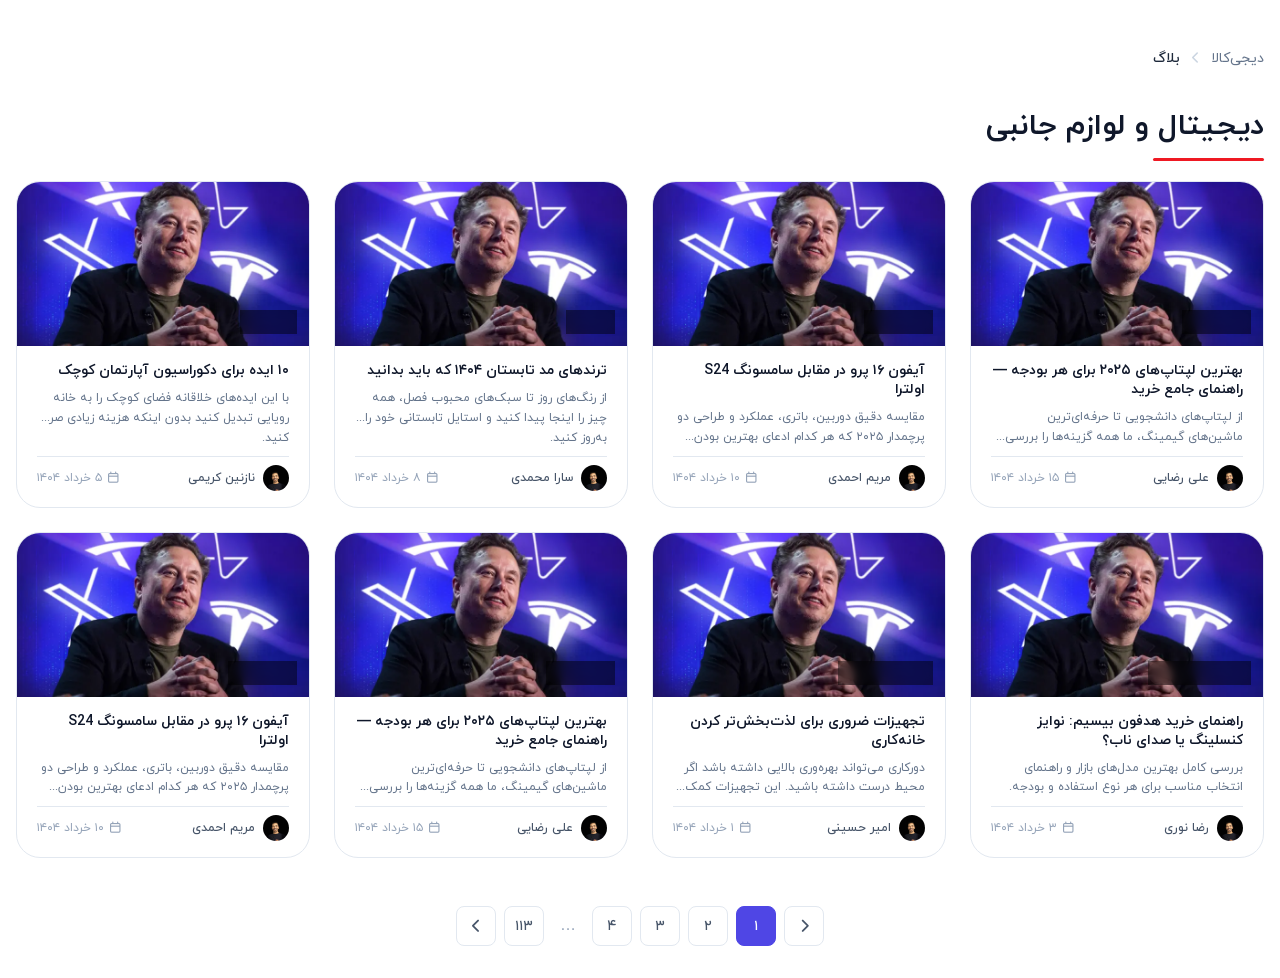
<file: blog.html>
<!DOCTYPE html>
<html lang="fa" dir="rtl">
<head>
  <meta charset="UTF-8">
  <meta name="viewport" content="width=device-width, initial-scale=1.0">
  <title>وبلاگ</title>
  <link rel="stylesheet" href="css/tokens.css?v=2">
  <link rel="stylesheet" href="css/base.css">
  <link rel="stylesheet" href="css/ui.css">
  <link rel="stylesheet" href="css/all.min.css">
  <link rel="stylesheet" href="css/archive.css">
</head>
<body>
  <!-- شروع کانتنت صفحه بلاگ -->
 <main class="blog-archive cx">

        <!-- Breadcrumb -->
    <nav class="breadcrumb" aria-label="مسیر راهنما">
      <ul>
        <li><a href="#">دیجی‌کالا</a></li>
        <li><i class="fa-solid fa-chevron-left" aria-hidden="true"></i></li>
        <li class="active">بلاگ</li>
      </ul>
    </nav>

    <h1 class="archive__title underline-accent">دیجیتال و لوازم جانبی</h1>

     <!-- posts-list -->
    <ul class="posts-list">
      
      <li>
        <article>
          <a href="post.html" class="post-card">
            <div class="post-card__media">
              <img src="img/post-blog.webp" class="post-card__img" alt="بهترین لپتاپ‌های ۲۰۲۵" loading="lazy">
              <div class="post-card__dots" aria-hidden="true"><span></span><span></span><span></span></div>
              <span class="post-card__cat"><i class="fa-solid fa-circle" aria-hidden="true"></i>فناوری</span>
            </div>
            <div class="post-card__body">
              <h3 class="post-card__title">بهترین لپتاپ‌های ۲۰۲۵ برای هر بودجه — راهنمای جامع خرید</h3>
              <p class="post-card__desc">از لپتاپ‌های دانشجویی تا حرفه‌ای‌ترین ماشین‌های گیمینگ، ما همه گزینه‌ها را بررسی کردیم تا خرید درستی داشته باشید.</p>
              <div class="post-card__meta">
                <div class="post-card__author-wrap"><img src="img/user-img.jpg" class="post-card__author-img" alt="" width="26" height="26"><span class="post-card__author">علی رضایی</span></div>
                <span class="post-card__date"><i class="fa-regular fa-calendar" aria-hidden="true"></i>۱۵ خرداد ۱۴۰۴</span>
              </div>
            </div>
          </a>
        </article>
      </li>

      <li>
        <article>
          <a href="post.html" class="post-card">
            <div class="post-card__media">
              <img src="img/post-blog.webp" class="post-card__img" alt="آیفون ۱۶ پرو" loading="lazy">
              <div class="post-card__dots" aria-hidden="true"><span></span><span></span><span></span></div>
              <span class="post-card__cat"><i class="fa-solid fa-circle" aria-hidden="true"></i>فناوری</span>
            </div>
            <div class="post-card__body">
              <h3 class="post-card__title">آیفون ۱۶ پرو در مقابل سامسونگ S24 اولترا</h3>
              <p class="post-card__desc">مقایسه دقیق دوربین، باتری، عملکرد و طراحی دو پرچمدار ۲۰۲۵ که هر کدام ادعای بهترین بودن دارند.</p>
              <div class="post-card__meta">
                <div class="post-card__author-wrap"><img src="img/user-img.jpg" class="post-card__author-img" alt="" width="26" height="26"><span class="post-card__author">مریم احمدی</span></div>
                <span class="post-card__date"><i class="fa-regular fa-calendar" aria-hidden="true"></i>۱۰ خرداد ۱۴۰۴</span>
              </div>
            </div>
          </a>
        </article>
      </li>

      <li>
        <article>
          <a href="post.html" class="post-card">
            <div class="post-card__media">
              <img src="img/post-blog.webp" class="post-card__img" alt="ترندهای مد" loading="lazy">
              <div class="post-card__dots" aria-hidden="true"><span></span><span></span><span></span></div>
              <span class="post-card__cat"><i class="fa-solid fa-circle" aria-hidden="true"></i>مد</span>
            </div>
            <div class="post-card__body">
              <h3 class="post-card__title">ترندهای مد تابستان ۱۴۰۴ که باید بدانید</h3>
              <p class="post-card__desc">از رنگ‌های روز تا سبک‌های محبوب فصل، همه چیز را اینجا پیدا کنید و استایل تابستانی خود را به‌روز کنید.</p>
              <div class="post-card__meta">
                <div class="post-card__author-wrap"><img src="img/user-img.jpg" class="post-card__author-img" alt="" width="26" height="26"><span class="post-card__author">سارا محمدی</span></div>
                <span class="post-card__date"><i class="fa-regular fa-calendar" aria-hidden="true"></i>۸ خرداد ۱۴۰۴</span>
              </div>
            </div>
          </a>
        </article>
      </li>

      <li>
        <article>
          <a href="post.html" class="post-card">
            <div class="post-card__media">
              <img src="img/post-blog.webp" class="post-card__img" alt="دکوراسیون آپارتمان" loading="lazy">
              <div class="post-card__dots" aria-hidden="true"><span></span><span></span><span></span></div>
              <span class="post-card__cat"><i class="fa-solid fa-circle" aria-hidden="true"></i>خانه</span>
            </div>
            <div class="post-card__body">
              <h3 class="post-card__title">۱۰ ایده برای دکوراسیون آپارتمان کوچک</h3>
              <p class="post-card__desc">با این ایده‌های خلاقانه فضای کوچک را به خانه رویایی تبدیل کنید بدون اینکه هزینه زیادی صرف کنید.</p>
              <div class="post-card__meta">
                <div class="post-card__author-wrap"><img src="img/user-img.jpg" class="post-card__author-img" alt="" width="26" height="26"><span class="post-card__author">نازنین کریمی</span></div>
                <span class="post-card__date"><i class="fa-regular fa-calendar" aria-hidden="true"></i>۵ خرداد ۱۴۰۴</span>
              </div>
            </div>
          </a>
        </article>
      </li>

      <li>
        <article>
          <a href="post.html" class="post-card">
            <div class="post-card__media">
              <img src="img/post-blog.webp" class="post-card__img" alt="راهنمای خرید هدفون" loading="lazy">
              <div class="post-card__dots" aria-hidden="true"><span></span><span></span><span></span></div>
              <span class="post-card__cat"><i class="fa-solid fa-circle" aria-hidden="true"></i>راهنمای خرید</span>
            </div>
            <div class="post-card__body">
              <h3 class="post-card__title">راهنمای خرید هدفون بیسیم: نوایز کنسلینگ یا صدای ناب؟</h3>
              <p class="post-card__desc">بررسی کامل بهترین مدل‌های بازار و راهنمای انتخاب مناسب برای هر نوع استفاده و بودجه.</p>
              <div class="post-card__meta">
                <div class="post-card__author-wrap"><img src="img/user-img.jpg" class="post-card__author-img" alt="" width="26" height="26"><span class="post-card__author">رضا نوری</span></div>
                <span class="post-card__date"><i class="fa-regular fa-calendar" aria-hidden="true"></i>۳ خرداد ۱۴۰۴</span>
              </div>
            </div>
          </a>
        </article>
      </li>

      <li>
        <article>
          <a href="post.html" class="post-card">
            <div class="post-card__media">
              <img src="img/post-blog.webp" class="post-card__img" alt="خانه‌کاری" loading="lazy">
              <div class="post-card__dots" aria-hidden="true"><span></span><span></span><span></span></div>
              <span class="post-card__cat"><i class="fa-solid fa-circle" aria-hidden="true"></i>سبک زندگی</span>
            </div>
            <div class="post-card__body">
              <h3 class="post-card__title">تجهیزات ضروری برای لذت‌بخش‌تر کردن خانه‌کاری</h3>
              <p class="post-card__desc">دورکاری می‌تواند بهره‌وری بالایی داشته باشد اگر محیط درست داشته باشید. این تجهیزات کمک می‌کنند.</p>
              <div class="post-card__meta">
                <div class="post-card__author-wrap"><img src="img/user-img.jpg" class="post-card__author-img" alt="" width="26" height="26"><span class="post-card__author">امیر حسینی</span></div>
                <span class="post-card__date"><i class="fa-regular fa-calendar" aria-hidden="true"></i>۱ خرداد ۱۴۰۴</span>
              </div>
            </div>
          </a>
        </article>
      </li>

      <li>
        <article>
          <a href="post.html" class="post-card">
            <div class="post-card__media">
              <img src="img/post-blog.webp" class="post-card__img" alt="بهترین لپتاپ‌های ۲۰۲۵" loading="lazy">
              <div class="post-card__dots" aria-hidden="true"><span></span><span></span><span></span></div>
              <span class="post-card__cat"><i class="fa-solid fa-circle" aria-hidden="true"></i>فناوری</span>
            </div>
            <div class="post-card__body">
              <h3 class="post-card__title">بهترین لپتاپ‌های ۲۰۲۵ برای هر بودجه — راهنمای جامع خرید</h3>
              <p class="post-card__desc">از لپتاپ‌های دانشجویی تا حرفه‌ای‌ترین ماشین‌های گیمینگ، ما همه گزینه‌ها را بررسی کردیم تا خرید درستی داشته باشید.</p>
              <div class="post-card__meta">
                <div class="post-card__author-wrap"><img src="img/user-img.jpg" class="post-card__author-img" alt="" width="26" height="26"><span class="post-card__author">علی رضایی</span></div>
                <span class="post-card__date"><i class="fa-regular fa-calendar" aria-hidden="true"></i>۱۵ خرداد ۱۴۰۴</span>
              </div>
            </div>
          </a>
        </article>
      </li>

      <li>
        <article>
          <a href="post.html" class="post-card">
            <div class="post-card__media">
              <img src="img/post-blog.webp" class="post-card__img" alt="آیفون ۱۶ پرو" loading="lazy">
              <div class="post-card__dots" aria-hidden="true"><span></span><span></span><span></span></div>
              <span class="post-card__cat"><i class="fa-solid fa-circle" aria-hidden="true"></i>فناوری</span>
            </div>
            <div class="post-card__body">
              <h3 class="post-card__title">آیفون ۱۶ پرو در مقابل سامسونگ S24 اولترا</h3>
              <p class="post-card__desc">مقایسه دقیق دوربین، باتری، عملکرد و طراحی دو پرچمدار ۲۰۲۵ که هر کدام ادعای بهترین بودن دارند.</p>
              <div class="post-card__meta">
                <div class="post-card__author-wrap"><img src="img/user-img.jpg" class="post-card__author-img" alt="" width="26" height="26"><span class="post-card__author">مریم احمدی</span></div>
                <span class="post-card__date"><i class="fa-regular fa-calendar" aria-hidden="true"></i>۱۰ خرداد ۱۴۰۴</span>
              </div>
            </div>
          </a>
        </article>
      </li>

    </ul>

            <!-- Pagination -->
        <nav class="pagination" aria-label="صفحه‌بندی">
          <button class="page-btn" aria-label="صفحه بعد">
            <i class="fa-solid fa-chevron-right" aria-hidden="true"></i>
          </button>
          <button class="page-btn active" aria-current="page">۱</button>
          <button class="page-btn">۲</button>
          <button class="page-btn">۳</button>
          <button class="page-btn">۴</button>
          <span aria-hidden="true" style="color:var(--n-400);padding:0 var(--s-2);">…</span>
          <button class="page-btn">۱۱۳</button>
          <button class="page-btn" aria-label="صفحه قبل">
            <i class="fa-solid fa-chevron-left" aria-hidden="true"></i>
          </button>
        </nav>

  </main>
</body>
</html>
</file>
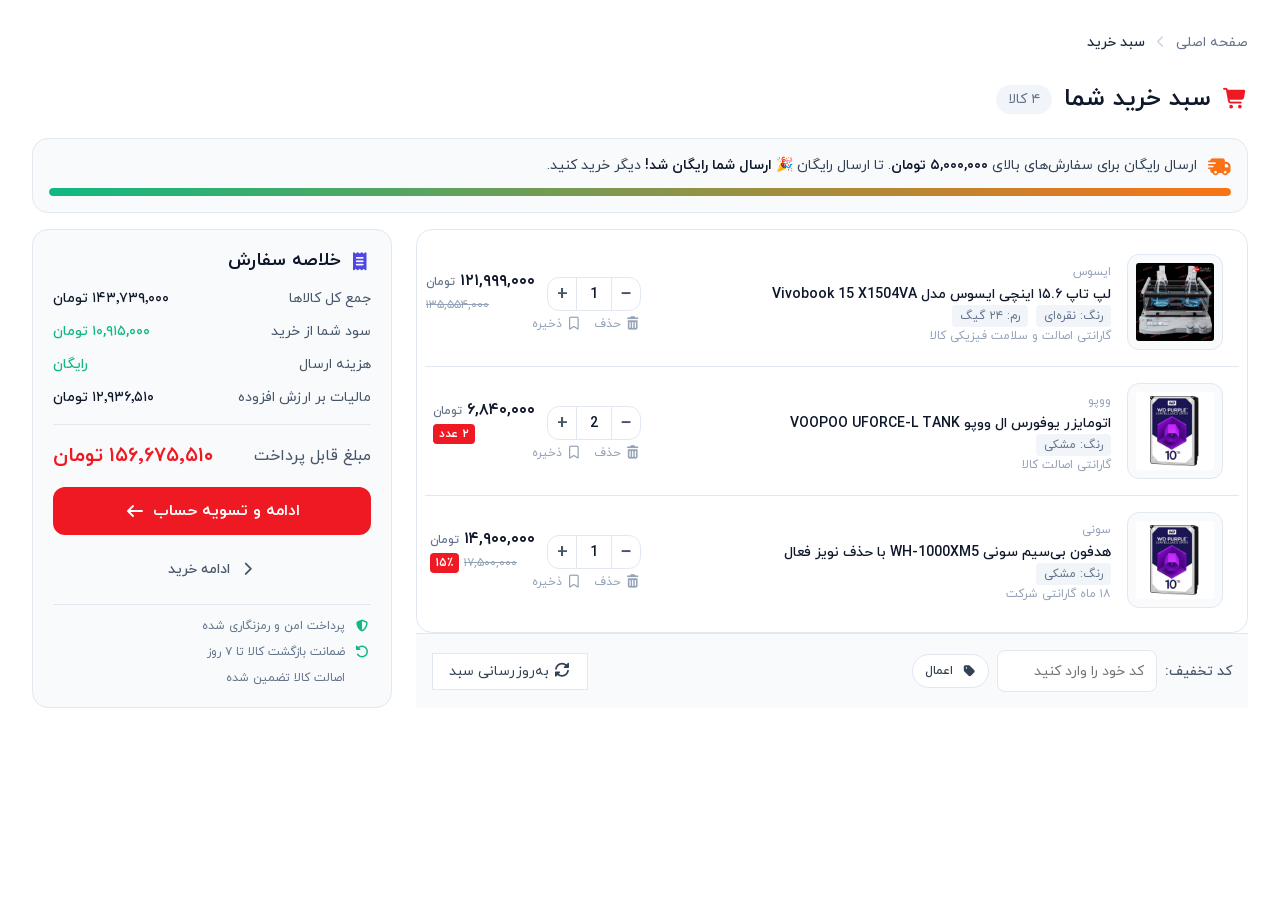
<file: cart.html>
<!DOCTYPE html>
<html lang="fa" dir="rtl">
<head>
  <meta charset="UTF-8">
  <meta name="viewport" content="width=device-width, initial-scale=1.0">
  <title>سبد خرید - Kara Style</title>
  <!-- (همان فایل‌های CSS صفحه single-product برای حفظ یکپارچگی) -->
  <link rel="stylesheet" href="css/tokens.css?v=2">
  <link rel="stylesheet" href="css/base.css">
  <link rel="stylesheet" href="css/checkout.css">
  <link rel="stylesheet" href="css/all.min.css">
  <link rel="stylesheet" href="css/style-carts.css">
</head>
<body>

  <!-- ======================================================== -->
  <!-- CART MAIN CONTENT (برای وردپرس: محتوای cart/cart.php و ری‌رایت) -->
  <!-- کلاس‌ها منطبق با خروجی ووکامرس: woocommerce-cart-form, shop_table, cart_item, cart-collaterals, cart_totals -->
  <!-- ======================================================== -->
  <main class="cart-wrapper">

    <!-- Breadcrumb -->
    <nav class="breadcrumb cx" aria-label="مسیر راهنما">
      <ul>
        <li><a href="index.html">صفحه اصلی</a></li>
        <li><i class="fa-solid fa-chevron-left" aria-hidden="true"></i></li>
        <li class="active">سبد خرید</li>
      </ul>
    </nav>

    <div class="cx">

      <!-- Page Head -->
      <div class="page-head">
        <h1><i class="fa-solid fa-cart-shopping" aria-hidden="true"></i> سبد خرید شما</h1>
        <span class="items-count" id="itemsCount">۳ کالا</span>
      </div>

      <!-- Free Shipping Progress -->
      <div class="free-shipping" id="freeShipping">
        <div class="free-shipping__row">
          <i class="fa-solid fa-truck-fast" aria-hidden="true"></i>
          <span>ارسال رایگان برای سفارش‌های بالای <strong>۵,۰۰۰,۰۰۰ تومان</strong>. تا ارسال رایگان <strong id="remainText">۳,۴۸۹,۰۰۰ تومان</strong> دیگر خرید کنید.</span>
        </div>
        <div class="free-shipping__track">
          <div class="free-shipping__fill" id="freeShipFill" style="width: 65%;"></div>
        </div>
      </div>

      <div class="cart-layout">

        <!-- ── LEFT: Cart Items ── -->
        <div>

          <form class="woocommerce-cart-form" action="#" method="post">
            <div class="cart-form-card">
              <table class="shop_table cart" cellspacing="0">
                <thead>
                  <tr>
                    <th class="product-thumbnail">تصویر</th>
                    <th class="product-name">محصول</th>
                    <th class="product-price">قیمت</th>
                    <th class="product-quantity">تعداد</th>
                    <th class="product-subtotal">جمع</th>
                    <th class="product-remove">حذف</th>
                  </tr>
                </thead>
                <tbody>

                  <!-- CART ITEM 1 -->
                  <tr class="cart_item" data-key="1">
                    <td class="product-thumbnail">
                      <a href="single-product.html">
                        <img src="./img/p4.png" alt="لپ تاپ ایسوس Vivobook 15" width="96" height="96" loading="lazy" decoding="async">
                      </a>
                    </td>
                    <td class="product-info">
                      <span class="ci-brand">ایسوس</span>
                      <h3 class="product-name"><a href="single-product.html">لپ تاپ ۱۵.۶ اینچی ایسوس مدل Vivobook 15 X1504VA</a></h3>
                      <div class="product-variation">
                        <span class="v-chip">رنگ: نقره‌ای</span>
                        <span class="v-chip">رم: ۲۴ گیگ</span>
                      </div>
                      <div class="product-meta">گارانتی اصالت و سلامت فیزیکی کالا</div>
                    </td>
                    <td class="cart-item-side">
                      <div class="cart-item-side__top">
                        <div class="qty-selector" data-qty>
                          <button type="button" class="qty-btn qty-minus" aria-label="کاهش تعداد">−</button>
                          <input type="number" class="qty-input" value="1" min="1" max="99" aria-label="تعداد محصول">
                          <button type="button" class="qty-btn qty-plus" aria-label="افزایش تعداد">+</button>
                        </div>
                        <div class="product-price">
                          <span class="price-current">۱۲۱,۹۹۹,۰۰۰ <span style="font-size:var(--text-xs);font-weight:var(--fw-medium);color:var(--n-500);">تومان</span></span>
                          <del class="price-old">۱۳۵,۵۵۴,۰۰۰</del>
                        </div>
                      </div>
                      <div class="cart-item-actions">
                        <button type="button" class="ci-action ci-remove" aria-label="حذف از سبد"><i class="fa-solid fa-trash-can" aria-hidden="true"></i> حذف</button>
                        <button type="button" class="ci-action ci-save" aria-label="ذخیره برای بعد"><i class="fa-regular fa-bookmark" aria-hidden="true"></i> ذخیره</button>
                      </div>
                    </td>
                  </tr>

                  <!-- CART ITEM 2 -->
                  <tr class="cart_item" data-key="2">
                    <td class="product-thumbnail">
                      <a href="single-product.html">
                        <img src="./img/p2.webp" alt="اتومایزر یوفورس ال ووپو" width="96" height="96" loading="lazy" decoding="async">
                      </a>
                    </td>
                    <td class="product-info">
                      <span class="ci-brand">ووپو</span>
                      <h3 class="product-name"><a href="single-product.html">اتومایزر یوفورس ال ووپو VOOPOO UFORCE-L TANK</a></h3>
                      <div class="product-variation">
                        <span class="v-chip">رنگ: مشکی</span>
                      </div>
                      <div class="product-meta">گارانتی اصالت کالا</div>
                    </td>
                    <td class="cart-item-side">
                      <div class="cart-item-side__top">
                        <div class="qty-selector" data-qty>
                          <button type="button" class="qty-btn qty-minus" aria-label="کاهش تعداد">−</button>
                          <input type="number" class="qty-input" value="2" min="1" max="99" aria-label="تعداد محصول">
                          <button type="button" class="qty-btn qty-plus" aria-label="افزایش تعداد">+</button>
                        </div>
                        <div class="product-price">
                          <span class="price-current">۶,۸۴۰,۰۰۰ <span style="font-size:var(--text-xs);font-weight:var(--fw-medium);color:var(--n-500);">تومان</span></span>
                          <span class="discount-badge">۲ عدد</span>
                        </div>
                      </div>
                      <div class="cart-item-actions">
                        <button type="button" class="ci-action ci-remove" aria-label="حذف از سبد"><i class="fa-solid fa-trash-can" aria-hidden="true"></i> حذف</button>
                        <button type="button" class="ci-action ci-save" aria-label="ذخیره برای بعد"><i class="fa-regular fa-bookmark" aria-hidden="true"></i> ذخیره</button>
                      </div>
                    </td>
                  </tr>

                  <!-- CART ITEM 3 -->
                  <tr class="cart_item" data-key="3">
                    <td class="product-thumbnail">
                      <a href="single-product.html">
                        <img src="./img/p2.webp" alt="هدفون بی سیم سونی" width="96" height="96" loading="lazy" decoding="async">
                      </a>
                    </td>
                    <td class="product-info">
                      <span class="ci-brand">سونی</span>
                      <h3 class="product-name"><a href="single-product.html">هدفون بی‌سیم سونی WH-1000XM5 با حذف نویز فعال</a></h3>
                      <div class="product-variation">
                        <span class="v-chip">رنگ: مشکی</span>
                      </div>
                      <div class="product-meta">۱۸ ماه گارانتی شرکت</div>
                    </td>
                    <td class="cart-item-side">
                      <div class="cart-item-side__top">
                        <div class="qty-selector" data-qty>
                          <button type="button" class="qty-btn qty-minus" aria-label="کاهش تعداد">−</button>
                          <input type="number" class="qty-input" value="1" min="1" max="99" aria-label="تعداد محصول">
                          <button type="button" class="qty-btn qty-plus" aria-label="افزایش تعداد">+</button>
                        </div>
                        <div class="product-price">
                          <span class="price-current">۱۴,۹۰۰,۰۰۰ <span style="font-size:var(--text-xs);font-weight:var(--fw-medium);color:var(--n-500);">تومان</span></span>
                          <del class="price-old">۱۷,۵۰۰,۰۰۰</del>
                          <span class="discount-badge">۱۵٪</span>
                        </div>
                      </div>
                      <div class="cart-item-actions">
                        <button type="button" class="ci-action ci-remove" aria-label="حذف از سبد"><i class="fa-solid fa-trash-can" aria-hidden="true"></i> حذف</button>
                        <button type="button" class="ci-action ci-save" aria-label="ذخیره برای بعد"><i class="fa-regular fa-bookmark" aria-hidden="true"></i> ذخیره</button>
                      </div>
                    </td>
                  </tr>

                </tbody>
              </table>
            </div>

            <!-- Coupon + Update -->
            <div class="cart-form-actions">
              <div class="coupon-box">
                <label for="coupon_code">کد تخفیف:</label>
                <input type="text" name="coupon_code" id="coupon_code" placeholder="کد خود را وارد کنید">
                <button type="button" class="btn btn--sm btn--outline" id="applyCoupon"><i class="fa-solid fa-tag" aria-hidden="true"></i> اعمال</button>
              </div>
              <button type="button" class="btn-update-cart" id="updateCart"><i class="fa-solid fa-rotate" aria-hidden="true"></i> به‌روزرسانی سبد</button>
            </div>
          </form>

        </div>

        <!-- ── RIGHT: Order Summary ── -->
        <div class="cart-collaterals">
          <div class="cart_totals">
            <h2><i class="fa-solid fa-receipt" aria-hidden="true"></i> خلاصه سفارش</h2>

            <div class="summary-list">
              <div class="summary-line">
                <span>جمع کل کالاها</span>
                <span class="val" id="subtotalVal">۱۴۳,۷۳۹,۰۰۰ تومان</span>
              </div>
              <div class="summary-line summary-line--saving">
                <span>سود شما از خرید</span>
                <span class="val" id="savingsVal">۱۰,۹۱۵,۰۰۰ تومان</span>
              </div>
              <div class="summary-line summary-line--shipping">
                <span>هزینه ارسال</span>
                <span class="val" id="shippingVal">۳۸۹,۰۰۰ تومان</span>
              </div>
              <div class="summary-line">
                <span>مالیات بر ارزش افزوده</span>
                <span class="val" id="taxVal">۱۱,۴۹۹,۱۲۰ تومان</span>
              </div>

              <div class="summary-divider"></div>

              <div class="summary-line summary-line--total">
                <span>مبلغ قابل پرداخت</span>
                <span class="val" id="totalVal">۱۴۴,۱۲۸,۱۲۰ تومان</span>
              </div>
            </div>

            <a href="chekout.html" class="btn-checkout">
              ادامه و تسویه حساب
              <i class="fa-solid fa-arrow-left" aria-hidden="true"></i>
            </a>
            <a href="shop.html" class="btn-continue">
              <i class="fa-solid fa-chevron-right" aria-hidden="true"></i>
              ادامه خرید
            </a>

            <div class="cart-trust">
              <div class="trust-item"><i class="fa-solid fa-shield-halved" aria-hidden="true"></i> پرداخت امن و رمزنگاری شده</div>
              <div class="trust-item"><i class="fa-solid fa-rotate-left" aria-hidden="true"></i> ضمانت بازگشت کالا تا ۷ روز</div>
              <div class="trust-item"><i class="fa-solid fa-badge-check" aria-hidden="true"></i> اصالت کالا تضمین شده</div>
            </div>
          </div>
        </div>

      </div><!-- /.cart-layout -->

      <!-- EMPTY CART STATE (نمایش داده نمی‌شود مگر اینکه سبد خالی شود) -->
      <div class="cart-empty-state" id="emptyState">
        <div class="empty-icon"><i class="fa-solid fa-cart-shopping" aria-hidden="true"></i></div>
        <h2 class="empty-title">سبد خرید شما خالی است</h2>
        <p class="empty-desc">هنوز محصولی به سبد خرید اضافه نکرده‌اید. برای مشاهده محصولات به فروشگاه بروید.</p>
        <a href="shop.html" class="btn-checkout" style="max-width:260px;margin-inline:auto;">رفتن به فروشگاه</a>
      </div>

    </div><!-- /.cx -->
  </main>

  <!-- <script>
    /* ============================================================
       CART JS (سبد خرید) — ساده و بهینه
       در وردپرس این کد به فایل cart.js قالب منتقل می‌شود و ووکامرس
       رویدادهای آژاکس خود را اجرا می‌کند؛ اینجا صرفاً برای دمو است.
       ============================================================ */
    document.addEventListener('DOMContentLoaded', () => {

      // قیمت واحد هر آیتم (به تومان) — در ووکامرس از سمت سرور می‌آید
      const UNIT_PRICES = {
        '1': 121999000,
        '2': 3420000,   // واحد ×۲
        '3': 14900000
      };
      const FREE_SHIP_THRESHOLD = 5000000;
      const SHIPPING_BASE = 389000;
      const TAX_RATE = 0.09;

      const fmt = (n) => Number(n).toLocaleString('fa-IR');

      // ── Quantity selectors ──
      document.querySelectorAll('[data-qty]').forEach(qs => {
        const input = qs.querySelector('.qty-input');
        const minus = qs.querySelector('.qty-minus');
        const plus  = qs.querySelector('.qty-plus');
        minus.addEventListener('click', () => {
          let v = parseInt(input.value) || 1;
          if (v > parseInt(input.min)) input.value = v - 1;
          recalc();
        });
        plus.addEventListener('click', () => {
          let v = parseInt(input.value) || 1;
          if (v < parseInt(input.max)) input.value = v + 1;
          recalc();
        });
        input.addEventListener('input', () => {
          let v = parseInt(input.value); const min = parseInt(input.min), max = parseInt(input.max);
          if (isNaN(v) || v < min) v = min; if (v > max) v = max;
          input.value = v; recalc();
        });
      });

      // ── Remove item ──
      document.querySelectorAll('.ci-remove').forEach(btn => {
        btn.addEventListener('click', () => {
          const row = btn.closest('.cart_item');
          row.style.transition = 'opacity .25s, transform .25s';
          row.style.opacity = '0';
          row.style.transform = 'translateX(-20px)';
          setTimeout(() => { row.remove(); recalc(); }, 250);
        });
      });

      // ── Apply coupon (demo) ──
      const couponBtn = document.getElementById('applyCoupon');
      const couponInput = document.getElementById('coupon_code');
      couponBtn?.addEventListener('click', () => {
        if (couponInput.value.trim()) {
          const orig = couponBtn.innerHTML;
          couponBtn.innerHTML = '<i class="fa-solid fa-check" aria-hidden="true"></i> اعمال شد';
          couponBtn.style.color = 'var(--success)';
          setTimeout(() => { couponBtn.innerHTML = orig; couponBtn.style.color = ''; }, 1800);
        }
      });

      // ── Recalculate totals ──
      function recalc() {
        let subtotal = 0, count = 0;
        document.querySelectorAll('.cart_item').forEach(row => {
          const key = row.dataset.key;
          const qty = parseInt(row.querySelector('.qty-input').value) || 1;
          const unit = UNIT_PRICES[key] || 0;
          subtotal += unit * qty;
          count += qty;
        });

        const shipping = subtotal >= FREE_SHIP_THRESHOLD || subtotal === 0 ? 0 : SHIPPING_BASE;
        const tax = Math.round(subtotal * TAX_RATE);
        const total = subtotal + shipping + tax;

        document.getElementById('subtotalVal').textContent = fmt(subtotal) + ' تومان';
        document.getElementById('shippingVal').textContent = shipping === 0 ? 'رایگان' : fmt(shipping) + ' تومان';
        document.getElementById('taxVal').textContent = fmt(tax) + ' تومان';
        document.getElementById('totalVal').textContent = fmt(total) + ' تومان';
        document.getElementById('itemsCount').textContent = count.toLocaleString('fa-IR') + ' کالا';

        // Free shipping progress
        const fill = document.getElementById('freeShipFill');
        const remain = Math.max(0, FREE_SHIP_THRESHOLD - subtotal);
        const pct = Math.min(100, (subtotal / FREE_SHIP_THRESHOLD) * 100);
        fill.style.width = pct + '%';
        const remainText = document.getElementById('remainText');
        remainText.textContent = remain > 0 ? fmt(remain) + ' تومان' : '🎉 ارسال شما رایگان شد!';

        // Empty state
        const empty = document.getElementById('emptyState');
        if (count === 0) {
          empty.classList.add('is-empty');
          document.querySelector('.cart-layout').style.display = 'none';
          document.getElementById('freeShipping').style.display = 'none';
        }
      }

      recalc();
    });
  </script> -->
  <script src="js/checkout-cart.js"></script>

</body>
</html>
</file>
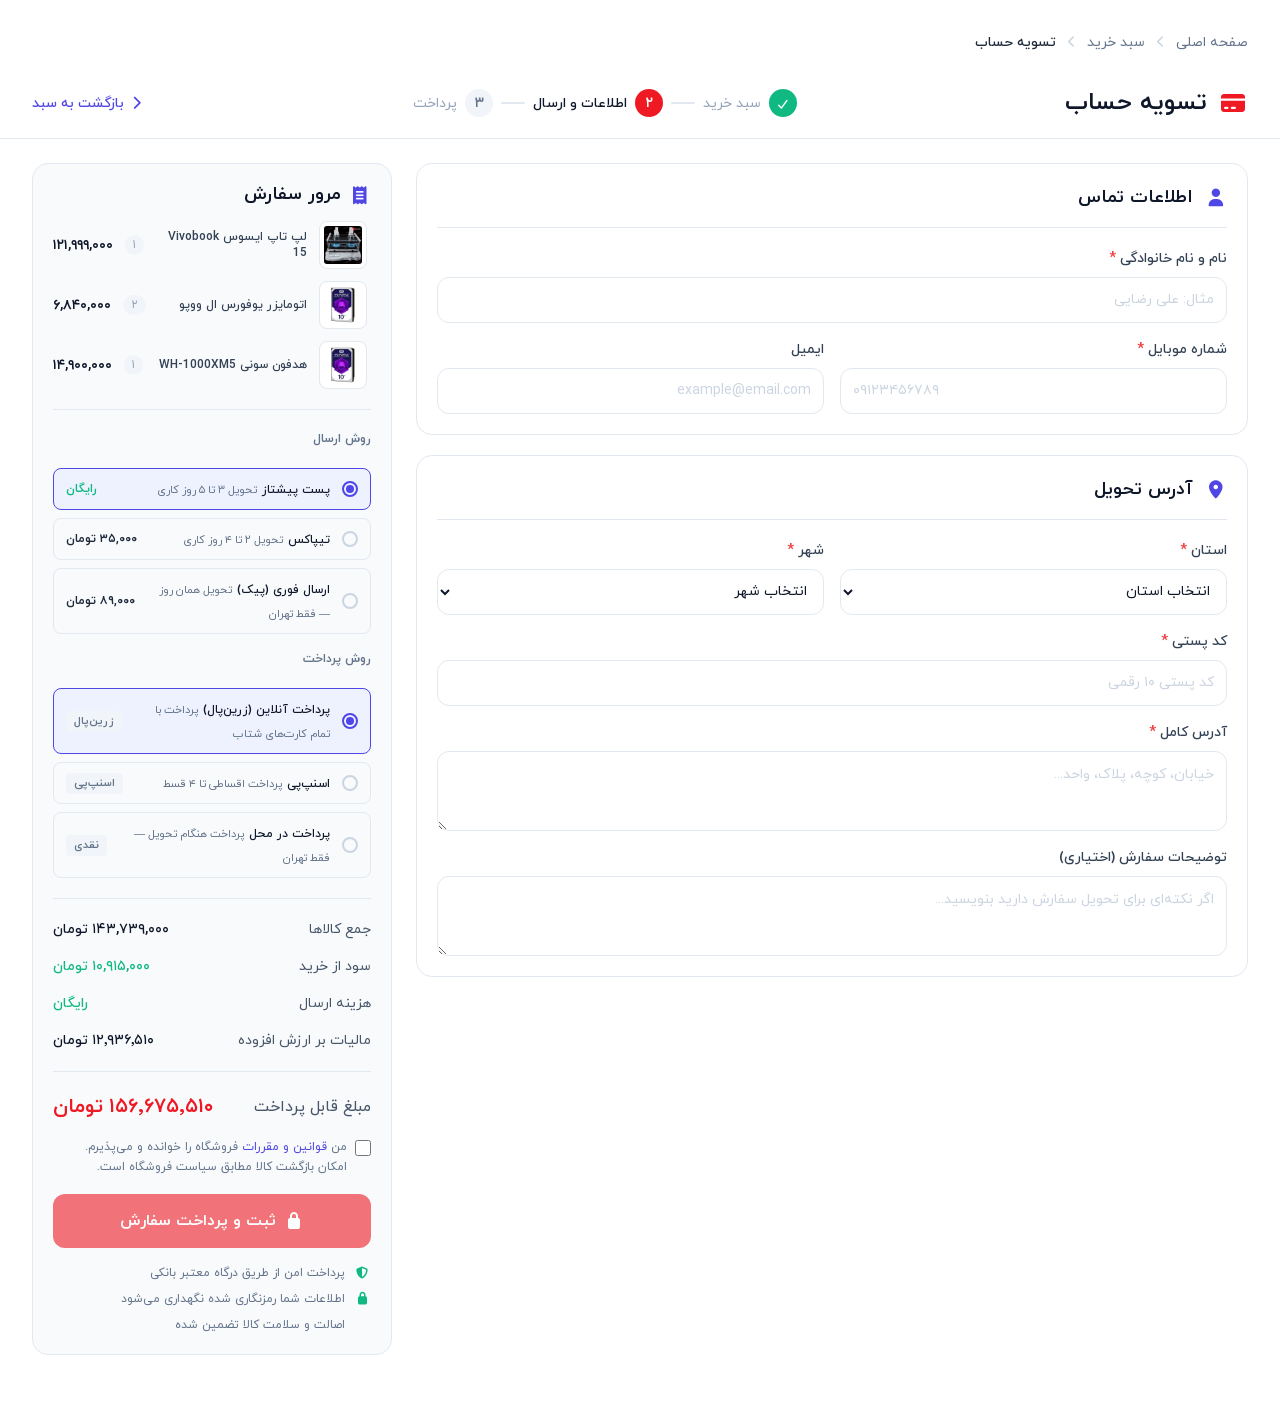
<file: chekout.html>
<!DOCTYPE html>
<html lang="fa" dir="rtl">
<head>
  <meta charset="UTF-8">
  <meta name="viewport" content="width=device-width, initial-scale=1.0">
  <title>تسویه حساب - Kara </title>
  <!-- (همان فایل‌های CSS صفحه single-product برای حفظ یکپارچگی) -->
  <link rel="stylesheet" href="css/tokens.css?v=2">
  <link rel="stylesheet" href="css/base.css">
  <link rel="stylesheet" href="css/checkout.css">
  <link rel="stylesheet" href="css/all.min.css">
  <link rel="stylesheet" href="css/style-carts.css">
  <style>

  </style>
</head>
<body>

  <!-- ======================================================== -->
  <!-- CHECKOUT MAIN CONTENT (برای وردپرس: محتوای checkout/form-checkout.php و ری‌رایت) -->
  <!-- کلاس‌ها منطبق با خروجی ووکامرس: woocommerce-checkout, col2-set, form-row, order_review, payment_methods -->
  <!-- ======================================================== -->
  <main class="checkout-wrapper">

    <!-- Breadcrumb -->
    <nav class="breadcrumb cx" aria-label="مسیر راهنما">
      <ul>
        <li><a href="index.html">صفحه اصلی</a></li>
        <li><i class="fa-solid fa-chevron-left" aria-hidden="true"></i></li>
        <li><a href="cart-wo.html">سبد خرید</a></li>
        <li><i class="fa-solid fa-chevron-left" aria-hidden="true"></i></li>
        <li class="active">تسویه حساب</li>
      </ul>
    </nav>

    <!-- Step Bar -->
    <div class="checkout-steps">
      <div class="cx">
        <div class="checkout-steps__inner">
          <h1 class="checkout-steps__title"><i class="fa-solid fa-credit-card" aria-hidden="true"></i> تسویه حساب</h1>
          <div class="steps-track">
            <div class="step done"><span class="step__num"><i class="fa-solid fa-check" style="font-size:11px;"></i></span><span class="step__label">سبد خرید</span></div>
            <div class="step__sep"></div>
            <div class="step active"><span class="step__num">۲</span><span class="step__label">اطلاعات و ارسال</span></div>
            <div class="step__sep"></div>
            <div class="step"><span class="step__num">۳</span><span class="step__label">پرداخت</span></div>
          </div>
          <a href="cart-wo.html" class="step-link-back"><i class="fa-solid fa-chevron-right" aria-hidden="true"></i> بازگشت به سبد</a>
        </div>
      </div>
    </div>

    <div class="cx">

      <div class="checkout-layout" id="checkoutLayout">

        <!-- ── LEFT: Checkout Form ── -->
        <form class="woocommerce-checkout" action="#" method="post">

          <!-- 1. BILLING / CONTACT -->
          <section class="section-card">
            <div class="section-card__title">
              <i class="fa-solid fa-user" aria-hidden="true"></i>
              اطلاعات تماس
            </div>
            <div class="form-grid">
              <div class="field form-grid--full">
                <label for="co-name">نام و نام خانوادگی <span class="req">*</span></label>
                <input type="text" id="co-name" name="billing_name" placeholder="مثال: علی رضایی" required>
              </div>
              <div class="field">
                <label for="co-phone">شماره موبایل <span class="req">*</span></label>
                <input type="tel" id="co-phone" name="billing_phone" placeholder="۰۹۱۲۳۴۵۶۷۸۹" required>
              </div>
              <div class="field">
                <label for="co-email">ایمیل</label>
                <input type="email" id="co-email" name="billing_email" placeholder="example@email.com">
              </div>
            </div>
          </section>

          <!-- 2. SHIPPING ADDRESS -->
          <section class="section-card">
            <div class="section-card__title">
              <i class="fa-solid fa-location-dot" aria-hidden="true"></i>
              آدرس تحویل
            </div>
            <div class="form-grid">
              <div class="field">
                <label for="co-province">استان <span class="req">*</span></label>
                <select id="co-province" name="shipping_state">
                  <option value="">انتخاب استان</option>
                  <option>تهران</option>
                  <option>اصفهان</option>
                  <option>فارس</option>
                  <option>خراسان رضوی</option>
                  <option>آذربایجان شرقی</option>
                  <option>گیلان</option>
                </select>
              </div>
              <div class="field">
                <label for="co-city">شهر <span class="req">*</span></label>
                <select id="co-city" name="shipping_city">
                  <option value="">انتخاب شهر</option>
                  <option>تهران</option>
                  <option>کرج</option>
                  <option>اصفهان</option>
                  <option>شیراز</option>
                </select>
              </div>
              <div class="field form-grid--full">
                <label for="co-postcode">کد پستی <span class="req">*</span></label>
                <input type="text" id="co-postcode" name="shipping_postcode" placeholder="کد پستی ۱۰ رقمی" maxlength="10" required>
              </div>
              <div class="field form-grid--full">
                <label for="co-address">آدرس کامل <span class="req">*</span></label>
                <textarea id="co-address" name="shipping_address" placeholder="خیابان، کوچه، پلاک، واحد..." required></textarea>
              </div>
              <div class="field form-grid--full">
                <label for="co-notes">توضیحات سفارش (اختیاری)</label>
                <textarea id="co-notes" name="order_notes" placeholder="اگر نکته‌ای برای تحویل سفارش دارید بنویسید..."></textarea>
              </div>
            </div>
          </section>

        </form>

        <!-- ── RIGHT: Order Review ── -->
        <div class="order-review" id="orderReview">
          <div class="order-review__card">
            <h2 class="order-review__title"><i class="fa-solid fa-receipt" aria-hidden="true"></i> مرور سفارش</h2>

            <!-- Mini items -->
            <div class="review-items">
              <div class="review-item">
                <img class="review-item__img" src="./img/p4.png" alt="لپ تاپ ایسوس" width="48" height="48" loading="lazy" decoding="async">
                <span class="review-item__name">لپ تاپ ایسوس Vivobook 15</span>
                <span class="review-item__qty">۱</span>
                <span class="review-item__price">۱۲۱,۹۹۹,۰۰۰</span>
              </div>
              <div class="review-item">
                <img class="review-item__img" src="./img/p2.webp" alt="اتومایزر ووپو" width="48" height="48" loading="lazy" decoding="async">
                <span class="review-item__name">اتومایزر یوفورس ال ووپو</span>
                <span class="review-item__qty">۲</span>
                <span class="review-item__price">۶,۸۴۰,۰۰۰</span>
              </div>
              <div class="review-item">
                <img class="review-item__img" src="./img/p2.webp" alt="هدفون سونی" width="48" height="48" loading="lazy" decoding="async">
                <span class="review-item__name">هدفون سونی WH-1000XM5</span>
                <span class="review-item__qty">۱</span>
                <span class="review-item__price">۱۴,۹۰۰,۰۰۰</span>
              </div>
            </div>

            <div class="summary-divider"></div>

            <!-- روش ارسال (فشرده، بدون آیکون) -->
            <div class="review-sub-title">روش ارسال</div>
            <div class="ship-methods">
              <label class="ship-card selected" data-ship-cost="0">
                <input type="radio" name="ship_method" value="post" checked style="display:none;">
                <span class="ship-card__radio"></span>
                <span class="ship-card__info">
                  <span class="ship-card__name">پست پیشتاز</span>
                  <span class="ship-card__sub">تحویل ۳ تا ۵ روز کاری</span>
                </span>
                <span class="ship-card__price free">رایگان</span>
              </label>
              <label class="ship-card" data-ship-cost="35000">
                <input type="radio" name="ship_method" value="tipax" style="display:none;">
                <span class="ship-card__radio"></span>
                <span class="ship-card__info">
                  <span class="ship-card__name">تیپاکس</span>
                  <span class="ship-card__sub">تحویل ۲ تا ۴ روز کاری</span>
                </span>
                <span class="ship-card__price">۳۵,۰۰۰ تومان</span>
              </label>
              <label class="ship-card" data-ship-cost="89000">
                <input type="radio" name="ship_method" value="express" style="display:none;">
                <span class="ship-card__radio"></span>
                <span class="ship-card__info">
                  <span class="ship-card__name">ارسال فوری (پیک)</span>
                  <span class="ship-card__sub">تحویل همان روز — فقط تهران</span>
                </span>
                <span class="ship-card__price">۸۹,۰۰۰ تومان</span>
              </label>
            </div>

            <!-- روش پرداخت (فشرده، بدون آیکون) -->
            <div class="review-sub-title">روش پرداخت</div>
            <div class="pay-methods">
              <label class="pay-card selected" data-pay="zarinpal">
                <input type="radio" name="pay_method" value="zarinpal" checked style="display:none;">
                <span class="pay-card__radio"></span>
                <span class="pay-card__info">
                  <span class="pay-card__name">پرداخت آنلاین (زرین‌پال)</span>
                  <span class="pay-card__sub">پرداخت با تمام کارت‌های شتاب</span>
                </span>
                <span class="pay-card__logo">زرین‌پال</span>
              </label>
              <label class="pay-card" data-pay="snapp">
                <input type="radio" name="pay_method" value="snapp" style="display:none;">
                <span class="pay-card__radio"></span>
                <span class="pay-card__info">
                  <span class="pay-card__name">اسنپ‌پی</span>
                  <span class="pay-card__sub">پرداخت اقساطی تا ۴ قسط</span>
                </span>
                <span class="pay-card__logo">اسنپ‌پی</span>
              </label>
              <label class="pay-card" data-pay="cod">
                <input type="radio" name="pay_method" value="cod" style="display:none;">
                <span class="pay-card__radio"></span>
                <span class="pay-card__info">
                  <span class="pay-card__name">پرداخت در محل</span>
                  <span class="pay-card__sub">پرداخت هنگام تحویل — فقط تهران</span>
                </span>
                <span class="pay-card__logo">نقدی</span>
              </label>
            </div>

            <div class="summary-divider"></div>

            <div class="summary-line">
              <span>جمع کالاها</span><span class="val" id="rv-subtotal">۱۴۳,۷۳۹,۰۰۰ تومان</span>
            </div>
            <div class="summary-line summary-line--saving">
              <span>سود از خرید</span><span class="val">۱۰,۹۱۵,۰۰۰ تومان</span>
            </div>
            <div class="summary-line summary-line--shipping">
              <span>هزینه ارسال</span><span class="val" id="rv-shipping">رایگان</span>
            </div>
            <div class="summary-line">
              <span>مالیات بر ارزش افزوده</span><span class="val" id="rv-tax">۱۱,۴۹۹,۱۲۰ تومان</span>
            </div>

            <div class="summary-divider"></div>

            <div class="summary-line summary-line--total">
              <span>مبلغ قابل پرداخت</span><span class="val" id="rv-total">۱۵۵,۲۳۸,۱۲۰ تومان</span>
            </div>

            <label class="terms-row">
              <input type="checkbox" id="acceptTerms">
              <span>من <a href="#">قوانین و مقررات</a> فروشگاه را خوانده و می‌پذیرم. امکان بازگشت کالا مطابق سیاست فروشگاه است.</span>
            </label>

            <button type="button" class="btn-place-order" id="placeOrderBtn" disabled>
              <i class="fa-solid fa-lock" aria-hidden="true"></i>
              ثبت و پرداخت سفارش
            </button>

            <div class="review-trust">
              <div class="trust-item"><i class="fa-solid fa-shield-halved" aria-hidden="true"></i> پرداخت امن از طریق درگاه معتبر بانکی</div>
              <div class="trust-item"><i class="fa-solid fa-lock" aria-hidden="true"></i> اطلاعات شما رمزنگاری شده نگهداری می‌شود</div>
              <div class="trust-item"><i class="fa-solid fa-badge-check" aria-hidden="true"></i> اصالت و سلامت کالا تضمین شده</div>
            </div>
          </div>
        </div>

      </div><!-- /.checkout-layout -->

      <!-- SUCCESS STATE (پس از ثبت سفارش نمایش داده می‌شود) -->
      <div class="order-success" id="orderSuccess">
        <div class="order-success__icon"><i class="fa-solid fa-check" aria-hidden="true"></i></div>
        <h2 class="order-success__title">سفارش شما با موفقیت ثبت شد!</h2>
        <p class="order-success__desc">از خرید شما سپاسگزاریم. جزئیات سفارش و لینک پیگیری به شماره موبایل و ایمیل شما ارسال شد.</p>
        <div class="order-num-box">
          <span class="order-num-box__label">شماره سفارش:</span>
          <span class="order-num-box__val" id="orderNumber">#VLA-۱۴۰۳-۸۸۴۲۳</span>
        </div>
        <div style="display:flex;gap:var(--s-3);justify-content:center;flex-wrap:wrap;">
          <a href="index.html" class="btn-place-order" style="max-width:220px;">بازگشت به فروشگاه</a>
        </div>
      </div>

    </div><!-- /.cx -->
  </main>

  <!-- <script>
    /* ============================================================
       CHECKOUT JS (تسویه حساب) — ساده و بهینه
       در وردپرس این کد به فایل checkout.js قالب منتقل می‌شود و ووکامرس
       فرآیند AJAX خود را دارد؛ اینجا صرفاً برای دمو است.
       ============================================================ */
    document.addEventListener('DOMContentLoaded', () => {

      const fmt = (n) => Number(n).toLocaleString('fa-IR');

      const SUBTOTAL = 143739000;
      const TAX_RATE = 0.09;

      // ── Shipping method selection ──
      const shipCards = document.querySelectorAll('.ship-card');
      shipCards.forEach(card => {
        card.addEventListener('click', () => {
          shipCards.forEach(c => c.classList.remove('selected'));
          card.classList.add('selected');
          card.querySelector('input[type="radio"]').checked = true;
          recalc();
        });
      });

      // ── Payment method selection ──
      const payCards = document.querySelectorAll('.pay-card');
      payCards.forEach(card => {
        card.addEventListener('click', () => {
          payCards.forEach(c => c.classList.remove('selected'));
          card.classList.add('selected');
          card.querySelector('input[type="radio"]').checked = true;
        });
      });

      // ── Terms checkbox enables place order ──
      const acceptTerms = document.getElementById('acceptTerms');
      const placeBtn = document.getElementById('placeOrderBtn');
      acceptTerms.addEventListener('change', () => {
        placeBtn.disabled = !acceptTerms.checked;
      });

      // ── Place order (demo) ──
      placeBtn.addEventListener('click', () => {
        const original = placeBtn.innerHTML;
        placeBtn.innerHTML = '<i class="fa-solid fa-spinner fa-spin" aria-hidden="true"></i> در حال پردازش...';
        placeBtn.disabled = true;
        setTimeout(() => {
          document.getElementById('checkoutLayout').style.display = 'none';
          const steps = document.querySelectorAll('.step');
          steps[1].classList.remove('active'); steps[1].classList.add('done');
          steps[2].classList.add('active');
          document.getElementById('orderSuccess').classList.add('is-placed');
          window.scrollTo({ top: 0, behavior: 'smooth' });
        }, 1500);
      });

      // ── Recalculate ──
      function recalc() {
        const selected = document.querySelector('.ship-card.selected');
        const shipCost = parseInt(selected?.dataset.shipCost || 0);
        const tax = Math.round(SUBTOTAL * TAX_RATE);
        const total = SUBTOTAL + shipCost + tax;

        document.getElementById('rv-shipping').textContent = shipCost === 0 ? 'رایگان' : fmt(shipCost) + ' تومان';
        document.getElementById('rv-tax').textContent = fmt(tax) + ' تومان';
        document.getElementById('rv-total').textContent = fmt(total) + ' تومان';
      }

      recalc();
    });
  </script> -->
  <script src="js/checkout-cart.js"></script>

</body>
</html>
</file>
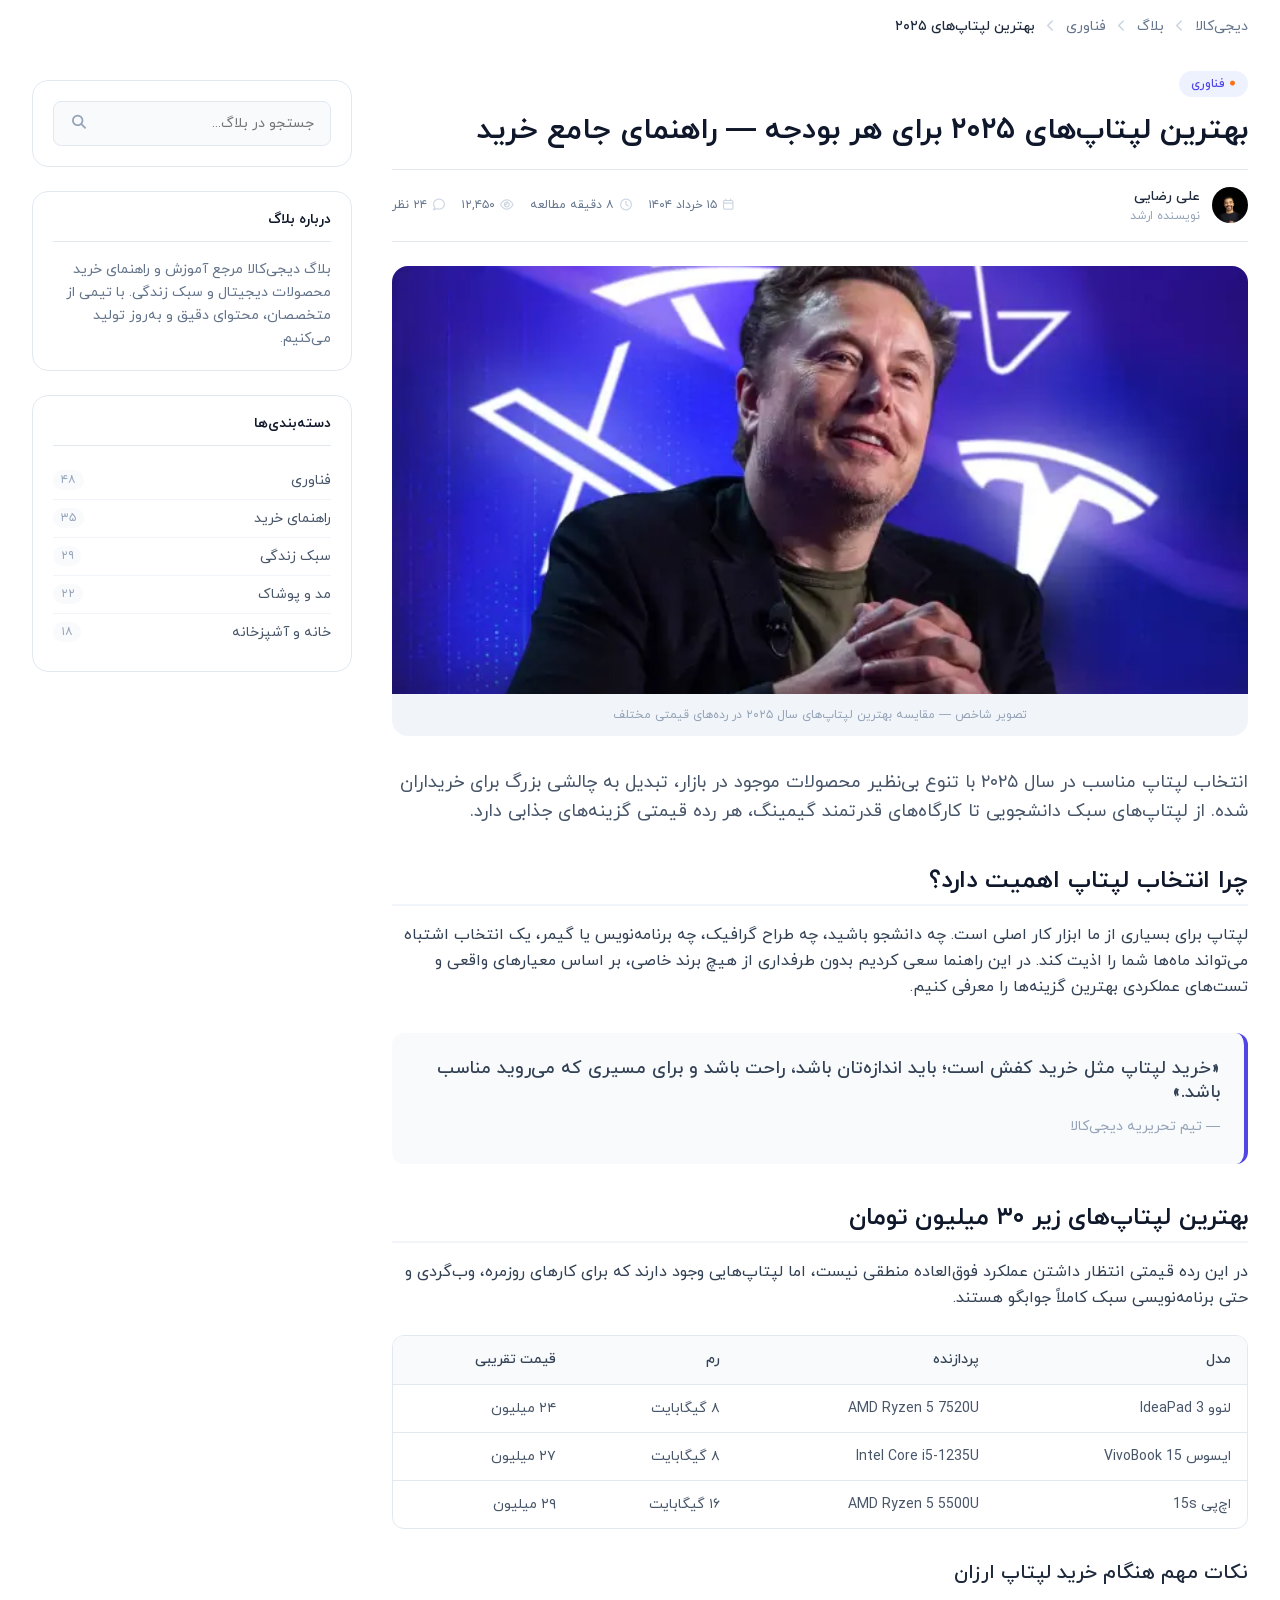
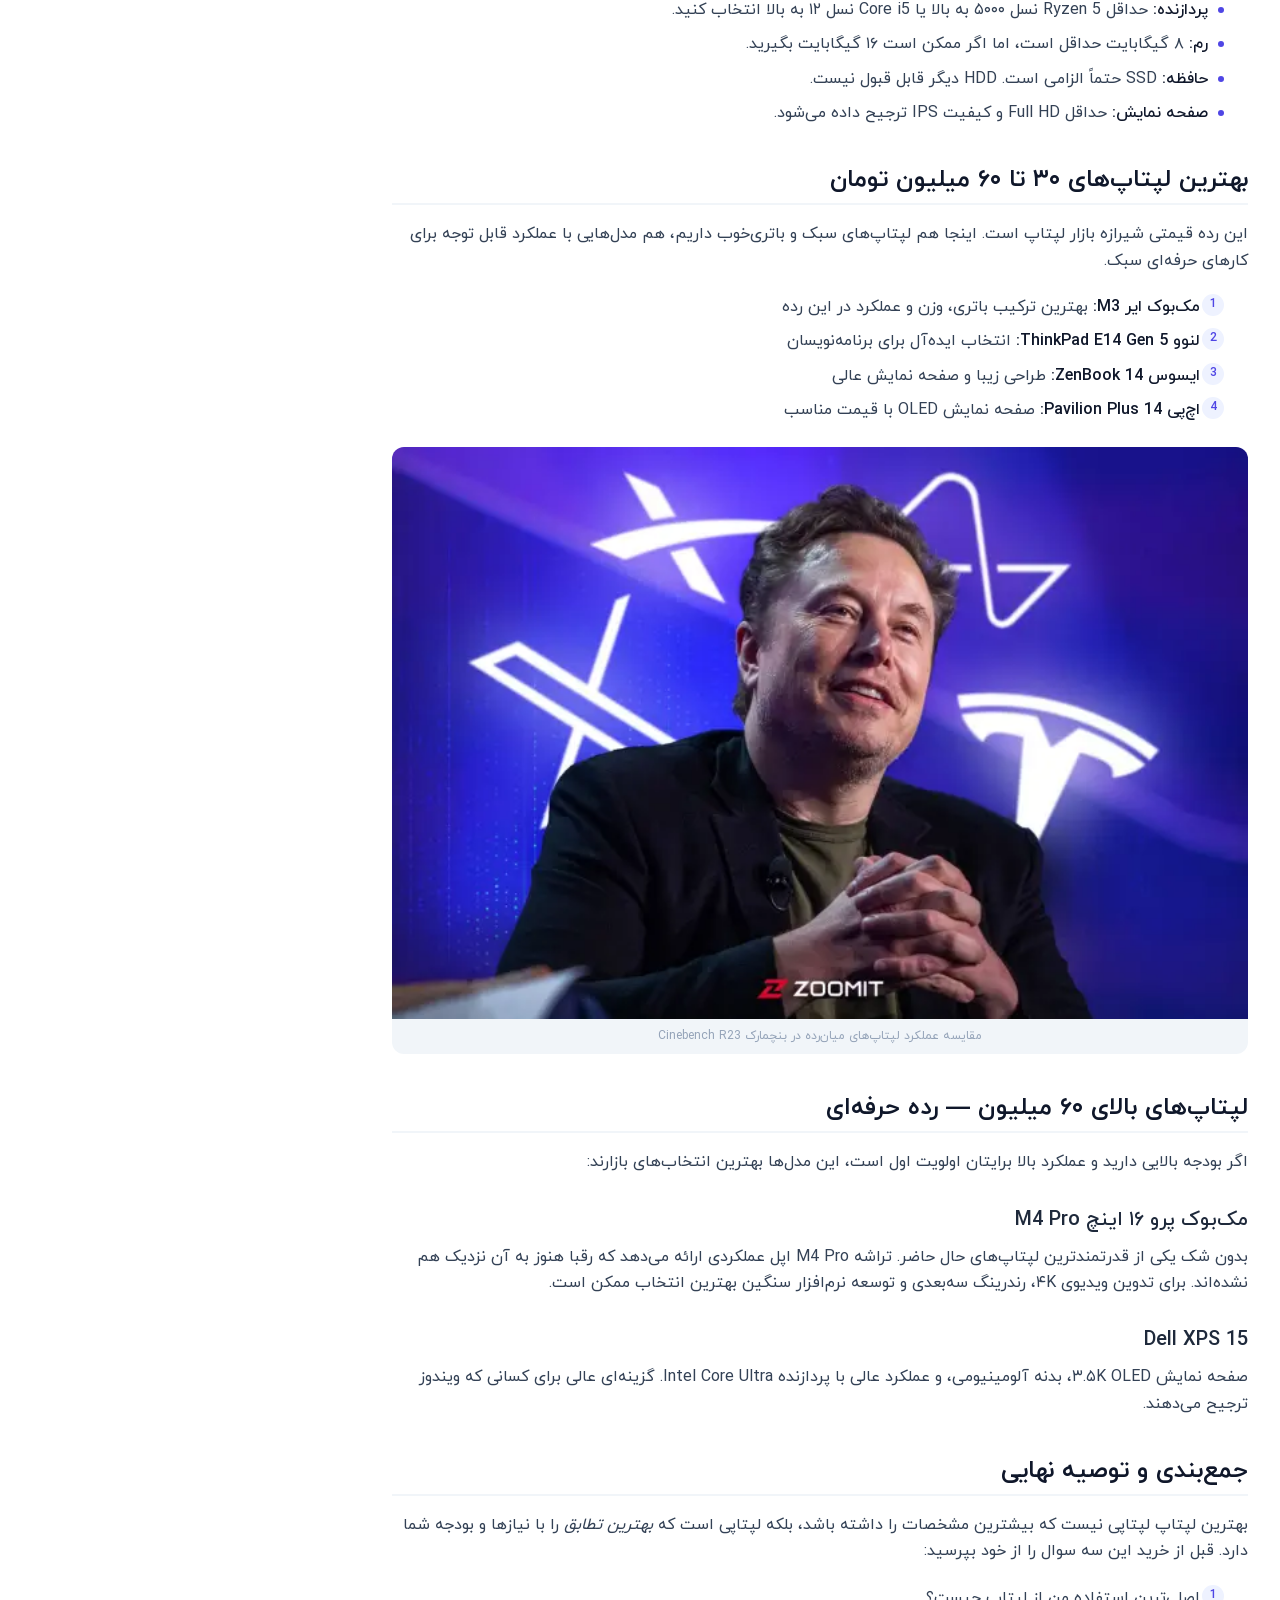
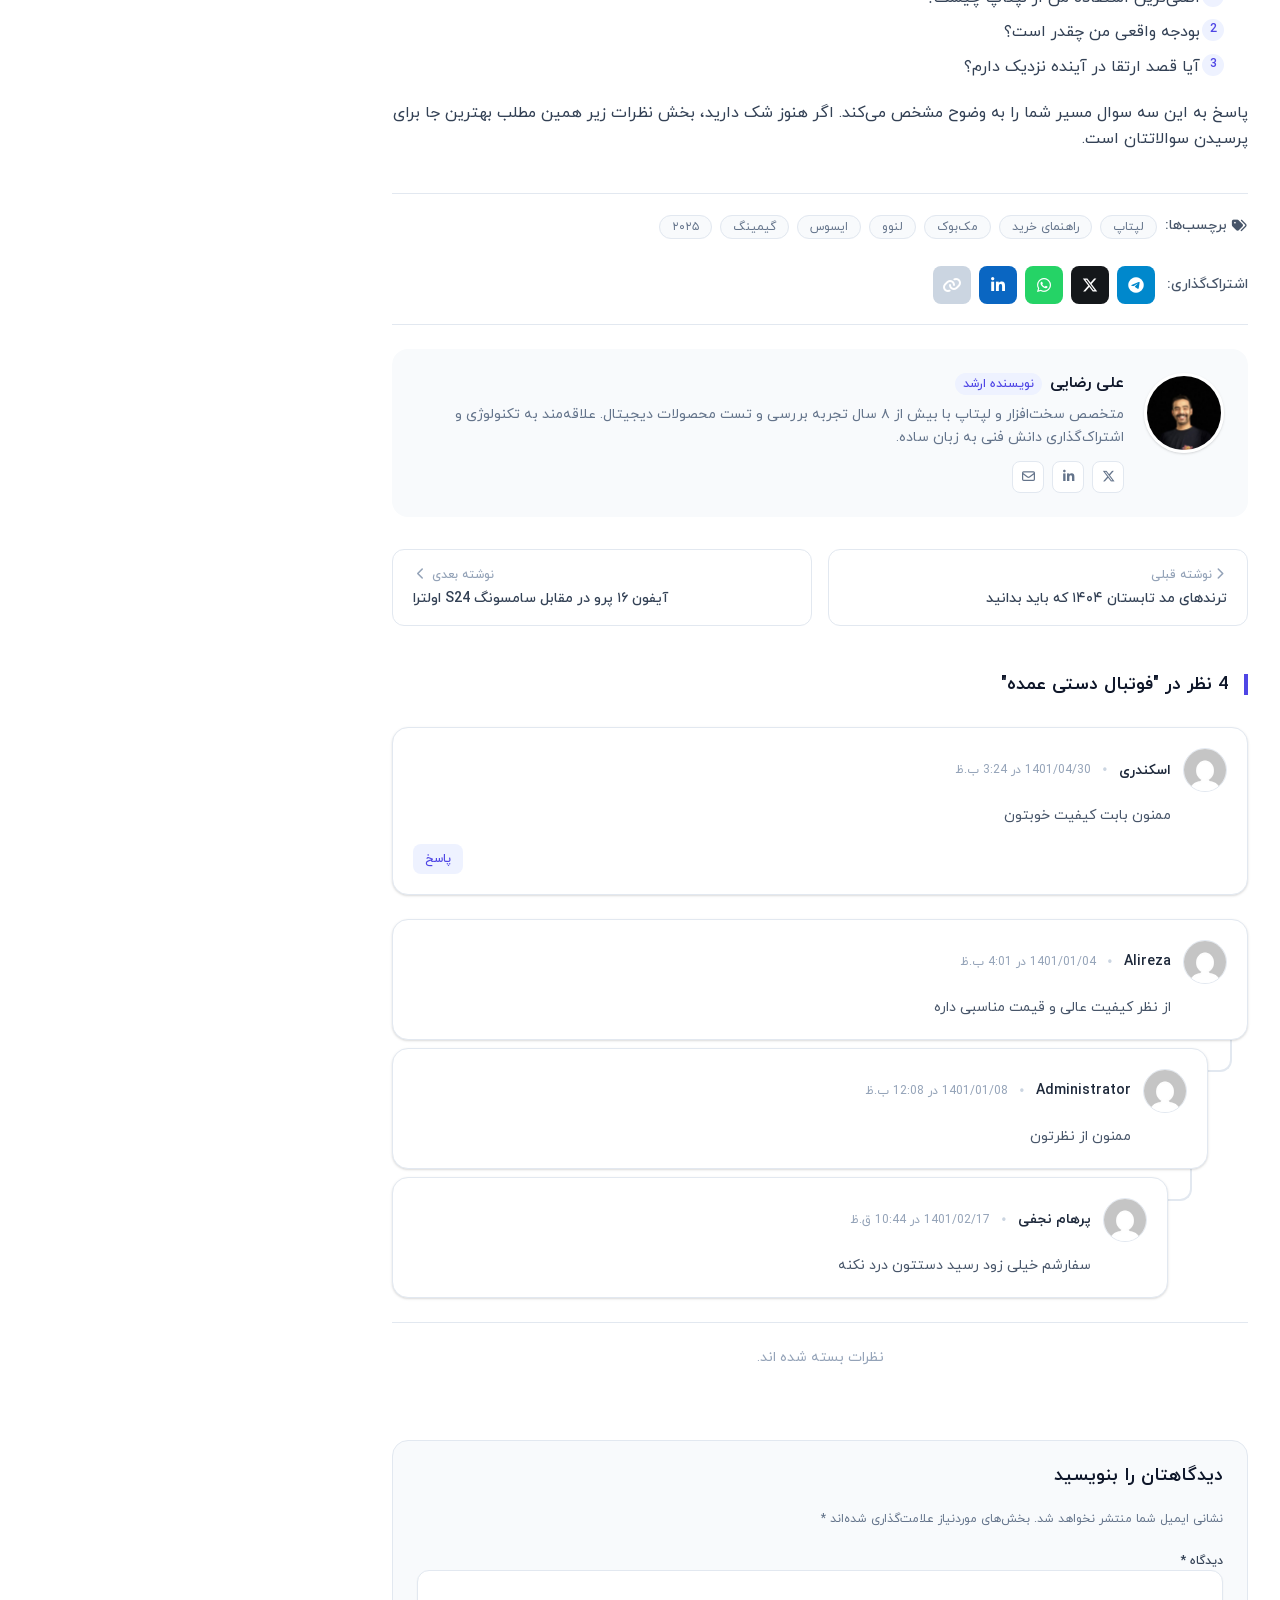
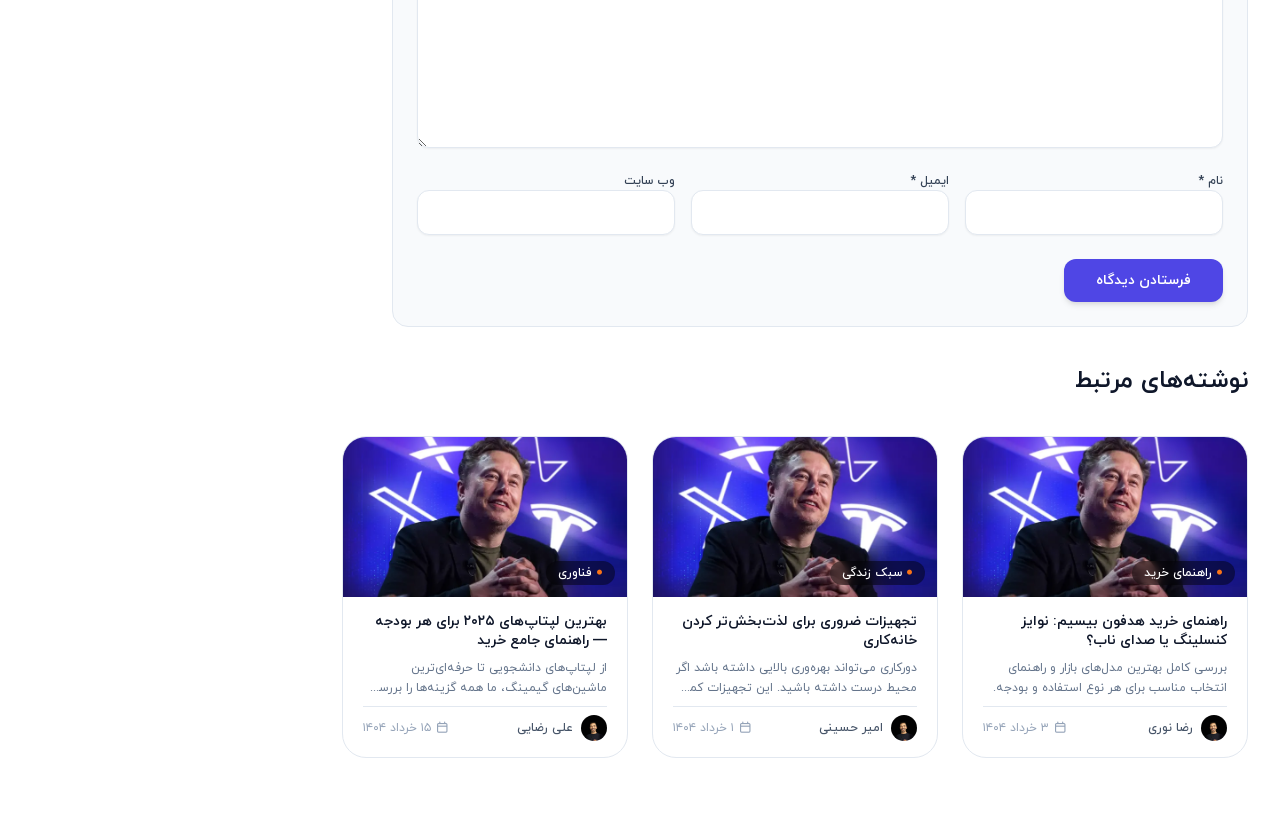
<file: post.html>
<!DOCTYPE html>
<html lang="fa" dir="rtl">
<head>
  <meta charset="UTF-8">
  <meta name="viewport" content="width=device-width, initial-scale=1.0">
  <title>بهترین لپتاپ‌های ۲۰۲۵ برای هر بودجه — راهنمای جامع خرید</title>
  <link rel="stylesheet" href="css/tokens.css?v=2">
  <link rel="stylesheet" href="css/base.css">
  <link rel="stylesheet" href="css/ui.css">
  <link rel="stylesheet" href="css/all.min.css">
  <link rel="stylesheet" href="css/comment.css">
  <link rel="stylesheet" href="css/single.css">
  <link rel="stylesheet" href="css/archive.css">
  <style>

  </style>
</head>
<body>

  <main class="single-post cx">

    <!-- Breadcrumb -->
    <nav class="breadcrumb" aria-label="مسیر راهنما">
      <ul>
        <li><a href="#">دیجی‌کالا</a></li>
        <li><i class="fa-solid fa-chevron-left" aria-hidden="true"></i></li>
        <li><a href="#">بلاگ</a></li>
        <li><i class="fa-solid fa-chevron-left" aria-hidden="true"></i></li>
        <li><a href="#">فناوری</a></li>
        <li><i class="fa-solid fa-chevron-left" aria-hidden="true"></i></li>
        <li class="active">بهترین لپتاپ‌های ۲۰۲۵</li>
      </ul>
    </nav>

    <!-- Post Layout: Content + Sidebar -->
    <div class="single-layout">

      <!-- ════════ CONTENT COLUMN ════════ -->
      <article class="single-content" itemscope itemtype="https://schema.org/BlogPosting">

        <!-- Post Header -->
        <header class="single-header">
          <a href="#" class="single-header__cat">
            <i class="fa-solid fa-circle" aria-hidden="true"></i>فناوری
          </a>
          <h1 class="single-header__title" itemprop="headline">بهترین لپتاپ‌های ۲۰۲۵ برای هر بودجه — راهنمای جامع خرید</h1>
          <div class="single-header__meta">
            <div class="single-meta">
              <div class="single-meta__author">
                <img src="img/user-img.jpg" alt="علی رضایی" width="36" height="36" class="single-meta__avatar">
                <div>
                  <span class="single-meta__name" itemprop="author">علی رضایی</span>
                  <span class="single-meta__role">نویسنده ارشد</span>
                </div>
              </div>
              <ul class="single-meta__items">
                <li><i class="fa-regular fa-calendar" aria-hidden="true"></i><time datetime="2025-06-06" itemprop="datePublished">۱۵ خرداد ۱۴۰۴</time></li>
                <li><i class="fa-regular fa-clock" aria-hidden="true"></i><span>۸ دقیقه مطالعه</span></li>
                <li><i class="fa-regular fa-eye" aria-hidden="true"></i><span>۱۲,۴۵۰</span></li>
                <li><i class="fa-regular fa-comment" aria-hidden="true"></i><span>۲۴ نظر</span></li>
              </ul>
            </div>
          </div>
        </header>

        <!-- Featured Image -->
        <figure class="single-featured">
          <img src="img/post-blog.webp" alt="بهترین لپتاپ‌های ۲۰۲۵" class="single-featured__img" itemprop="image">
          <figcaption class="single-featured__cap">تصویر شاخص — مقایسه بهترین لپتاپ‌های سال ۲۰۲۵ در رده‌های قیمتی مختلف</figcaption>
        </figure>

        <!-- Post Body (WordPress: the_content) -->
        <div class="single-body" itemprop="articleBody">

          <!-- WordPress Core Block: Paragraph -->
          <p class="single-body__lead">انتخاب لپتاپ مناسب در سال ۲۰۲۵ با تنوع بی‌نظیر محصولات موجود در بازار، تبدیل به چالشی بزرگ برای خریداران شده. از لپتاپ‌های سبک دانشجویی تا کارگاه‌های قدرتمند گیمینگ، هر رده قیمتی گزینه‌های جذابی دارد.</p>

          <!-- WordPress Core Block: Heading -->
          <h2>چرا انتخاب لپتاپ اهمیت دارد؟</h2>
          <p>لپتاپ برای بسیاری از ما ابزار کار اصلی است. چه دانشجو باشید، چه طراح گرافیک، چه برنامه‌نویس یا گیمر، یک انتخاب اشتباه می‌تواند ماه‌ها شما را اذیت کند. در این راهنما سعی کردیم بدون طرفداری از هیچ برند خاصی، بر اساس معیارهای واقعی و تست‌های عملکردی بهترین گزینه‌ها را معرفی کنیم.</p>

          <!-- WordPress Core Block: Quote -->
          <blockquote class="wp-block-quote">
            <p>«خرید لپتاپ مثل خرید کفش است؛ باید اندازه‌تان باشد، راحت باشد و برای مسیری که می‌روید مناسب باشد.»</p>
            <cite>— تیم تحریریه دیجی‌کالا</cite>
          </blockquote>

          <h2>بهترین لپتاپ‌های زیر ۳۰ میلیون تومان</h2>
          <p>در این رده قیمتی انتظار داشتن عملکرد فوق‌العاده منطقی نیست، اما لپتاپ‌هایی وجود دارند که برای کارهای روزمره، وب‌گردی و حتی برنامه‌نویسی سبک کاملاً جوابگو هستند.</p>

          <!-- WordPress Core Block: Table -->
          <figure class="wp-block-table">
            <table>
              <thead>
                <tr>
                  <th>مدل</th>
                  <th>پردازنده</th>
                  <th>رم</th>
                  <th>قیمت تقریبی</th>
                </tr>
              </thead>
              <tbody>
                <tr><td>لنوو IdeaPad 3</td><td>AMD Ryzen 5 7520U</td><td>۸ گیگابایت</td><td>۲۴ میلیون</td></tr>
                <tr><td>ایسوس VivoBook 15</td><td>Intel Core i5-1235U</td><td>۸ گیگابایت</td><td>۲۷ میلیون</td></tr>
                <tr><td>اچ‌پی 15s</td><td>AMD Ryzen 5 5500U</td><td>۱۶ گیگابایت</td><td>۲۹ میلیون</td></tr>
              </tbody>
            </table>
          </figure>

          <h3>نکات مهم هنگام خرید لپتاپ ارزان</h3>
          <ul>
            <li><strong>پردازنده:</strong> حداقل Ryzen 5 نسل ۵۰۰۰ به بالا یا Core i5 نسل ۱۲ به بالا انتخاب کنید.</li>
            <li><strong>رم:</strong> ۸ گیگابایت حداقل است، اما اگر ممکن است ۱۶ گیگابایت بگیرید.</li>
            <li><strong>حافظه:</strong> SSD حتماً الزامی است. HDD دیگر قابل قبول نیست.</li>
            <li><strong>صفحه نمایش:</strong> حداقل Full HD و کیفیت IPS ترجیح داده می‌شود.</li>
          </ul>

          <h2>بهترین لپتاپ‌های ۳۰ تا ۶۰ میلیون تومان</h2>
          <p>این رده قیمتی شیرازه بازار لپتاپ است. اینجا هم لپتاپ‌های سبک و باتری‌خوب داریم، هم مدل‌هایی با عملکرد قابل توجه برای کارهای حرفه‌ای سبک.</p>

          <ol>
            <li><strong>مک‌بوک ایر M3:</strong> بهترین ترکیب باتری، وزن و عملکرد در این رده</li>
            <li><strong>لنوو ThinkPad E14 Gen 5:</strong> انتخاب ایده‌آل برای برنامه‌نویسان</li>
            <li><strong>ایسوس ZenBook 14:</strong> طراحی زیبا و صفحه نمایش عالی</li>
            <li><strong>اچ‌پی Pavilion Plus 14:</strong> صفحه نمایش OLED با قیمت مناسب</li>
          </ol>

          <!-- WordPress Core Block: Image -->
          <figure class="wp-block-image">
            <img src="img/post-blog.webp" alt="مقایسه لپتاپ‌های میان‌رده" loading="lazy">
            <figcaption>مقایسه عملکرد لپتاپ‌های میان‌رده در بنچمارک Cinebench R23</figcaption>
          </figure>

          <h2>لپتاپ‌های بالای ۶۰ میلیون — رده حرفه‌ای</h2>
          <p>اگر بودجه بالایی دارید و عملکرد بالا برایتان اولویت اول است، این مدل‌ها بهترین انتخاب‌های بازارند:</p>

          <h3>مک‌بوک پرو ۱۶ اینچ M4 Pro</h3>
          <p>بدون شک یکی از قدرتمندترین لپتاپ‌های حال حاضر. تراشه M4 Pro اپل عملکردی ارائه می‌دهد که رقبا هنوز به آن نزدیک هم نشده‌اند. برای تدوین ویدیوی ۴K، رندرینگ سه‌بعدی و توسعه نرم‌افزار سنگین بهترین انتخاب ممکن است.</p>

          <h3> Dell XPS 15</h3>
          <p>صفحه نمایش ۳.۵K OLED، بدنه آلومینیومی، و عملکرد عالی با پردازنده Intel Core Ultra. گزینه‌ای عالی برای کسانی که ویندوز ترجیح می‌دهند.</p>

          <h2>جمع‌بندی و توصیه نهایی</h2>
          <p>بهترین لپتاپ لپتاپی نیست که بیشترین مشخصات را داشته باشد، بلکه لپتاپی است که <em>بهترین تطابق</em> را با نیازها و بودجه شما دارد. قبل از خرید این سه سوال را از خود بپرسید:</p>

          <ol>
            <li>اصلی‌ترین استفاده من از لپتاپ چیست؟</li>
            <li>بودجه واقعی من چقدر است؟</li>
            <li>آیا قصد ارتقا در آینده نزدیک دارم؟</li>
          </ol>

          <p>پاسخ به این سه سوال مسیر شما را به وضوح مشخص می‌کند. اگر هنوز شک دارید، بخش نظرات زیر همین مطلب بهترین جا برای پرسیدن سوالاتتان است.</p>

        </div>
        <!-- END: Post Body -->

        <!-- Tags -->
        <div class="single-tags">
          <span class="single-tags__label"><i class="fa-solid fa-tags" aria-hidden="true"></i>برچسب‌ها:</span>
          <ul class="single-tags__list">
            <li><a href="#">لپتاپ</a></li>
            <li><a href="#">راهنمای خرید</a></li>
            <li><a href="#">مک‌بوک</a></li>
            <li><a href="#">لنوو</a></li>
            <li><a href="#">ایسوس</a></li>
            <li><a href="#">گیمینگ</a></li>
            <li><a href="#">۲۰۲۵</a></li>
          </ul>
        </div>

        <!-- Share Row -->
        <div class="single-share">
          <span class="single-share__label">اشتراک‌گذاری:</span>
          <div class="single-share__btns">
<button class="share-btn share-btn--telegram" aria-label="اشتراک در تلگرام" data-network="telegram">
  <i class="fa-brands fa-telegram" aria-hidden="true"></i>
</button>
<button class="share-btn share-btn--twitter" aria-label="اشتراک در توییتر" data-network="twitter">
  <i class="fa-brands fa-x-twitter" aria-hidden="true"></i>
</button>
<button class="share-btn share-btn--whatsapp" aria-label="اشتراک در واتساپ" data-network="whatsapp">
  <i class="fa-brands fa-whatsapp" aria-hidden="true"></i>
</button>
<button class="share-btn share-btn--linkedin" aria-label="اشتراک در لینکدین" data-network="linkedin">
  <i class="fa-brands fa-linkedin-in" aria-hidden="true"></i>
</button>

            <button class="share-btn share-btn--link" aria-label="کپی لینک" id="copyLinkBtn">
              <i class="fa-solid fa-link" aria-hidden="true"></i>
            </button>
            <span id="copyMsg" style="font-size:var(--text-xs);color:var(--success);font-weight:var(--fw-semibold);opacity:0;transition:opacity .2s;white-space:nowrap;">کپی شد!</span>
          </div>
        </div>

        <!-- Author Box -->
        <div class="single-author-box">
          <img src="img/user-img.jpg" alt="علی رضایی" class="single-author-box__avatar" width="80" height="80">
          <div class="single-author-box__info">
            <div class="single-author-box__head">
              <h4 class="single-author-box__name">علی رضایی</h4>
              <span class="single-author-box__badge">نویسنده ارشد</span>
            </div>
            <p class="single-author-box__bio">متخصص سخت‌افزار و لپتاپ با بیش از ۸ سال تجربه بررسی و تست محصولات دیجیتال. علاقه‌مند به تکنولوژی و اشتراک‌گذاری دانش فنی به زبان ساده.</p>
            <div class="single-author-box__socials">
              <a href="#" aria-label="توییتر"><i class="fa-brands fa-x-twitter"></i></a>
              <a href="#" aria-label="لینکدین"><i class="fa-brands fa-linkedin-in"></i></a>
              <a href="#" aria-label="ایمیل"><i class="fa-regular fa-envelope"></i></a>
            </div>
          </div>
        </div>

        <!-- Post Navigation -->
        <nav class="single-nav" aria-label="نویگیشن نوشته‌ها">
                    <a href="#" class="single-nav__link single-nav__link--prev">
            
            <span class="single-nav__label"><i class="fa-solid fa-chevron-right" aria-hidden="true"></i>نوشته قبلی </span>
            <span class="single-nav__title">ترندهای مد تابستان ۱۴۰۴ که باید بدانید</span>
          </a>
          <a href="#" class="single-nav__link single-nav__link--next">
                        
            <span class="single-nav__label"> نوشته بعدی <i class="fa-solid fa-chevron-left" aria-hidden="true"></i></span>
            <span class="single-nav__title">آیفون ۱۶ پرو در مقابل سامسونگ S24 اولترا</span>
          </a>

        </nav>

<!-- ════════ COMMENTS ════════ -->
<section class="single-comments" id="comments">

<div id="comments" class="comments-area">

<h2 class="comments-title">
4 نظر در "<span>فوتبال دستی عمده</span>"
</h2>

<ol class="comment-list">

<li class="comment even thread-even depth-1">

<div class="comment-body">

<div class="comment-author vcard">
<img src="img/user.jpg" class="avatar" width="74" height="74">
<cite class="fn">اسکندری</cite>
<span class="says">گفت:</span>
</div>
<div class="comment-meta commentmetadata">
<a href="#">1401/04/30 در 3:24 ب.ظ</a>
</div>
<p>ممنون بابت کیفیت خوبتون</p>
<div class="reply"><a rel="nofollow" class="comment-reply-link" aria-label="پاسخ به Nasrin vartoori">پاسخ</a></div>
</div>
</li>


<li class="comment depth-1 parent">

<div class="comment-body">

<div class="comment-author vcard">

<img src="img/user.jpg" class="avatar" width="74" height="74">

<cite class="fn">Alireza</cite>
<span class="says">گفت:</span>

</div>

<div class="comment-meta commentmetadata">
<a href="#">1401/01/04 در 4:01 ب.ظ</a>
</div>
<p>از نظر کیفیت عالی و قیمت مناسبی داره</p>
</div>
<ol class="children">
<li class="comment depth-2 parent">
<div class="comment-body">
<div class="comment-author vcard">
<img src="img/user.jpg" class="avatar" width="74" height="74">
<cite class="fn">Administrator</cite>
<span class="says">گفت:</span>
</div>
<div class="comment-meta commentmetadata">
<a href="#">1401/01/08 در 12:08 ب.ظ</a>
</div>
<p>ممنون از نظرتون</p>
</div>
<ol class="children">
<li class="comment depth-3">
<div class="comment-body">
<div class="comment-author vcard">
<img src="img/user.jpg" class="avatar" width="74" height="74">
<cite class="fn">پرهام نجفی</cite>
<span class="says">گفت:</span>
</div>
<div class="comment-meta commentmetadata">
<a href="#">1401/02/17 در 10:44 ق.ظ</a>
</div>
<p>سفارشم خیلی زود رسید دستتون درد نکنه</p>
</div>
</li>
</ol>
</li>
</ol>
</li>
</ol>
<p class="no-comments">نظرات بسته شده اند.</p>
</div>



   <!-- Comment Form -->
  <div class="comment-form">

<div id="respond" class="comment-respond">

<h3 class="comment-reply-title">
دیدگاهتان را بنویسید
<small>
<a id="cancel-comment-reply-link" href="#" style="display:none;">
لغو پاسخ
</a>
</small>
</h3>

<form class="comment-form">

<p class="comment-notes">
<span id="email-notes">نشانی ایمیل شما منتشر نخواهد شد.</span>
<span class="required-field-message">
بخش‌های موردنیاز علامت‌گذاری شده‌اند <span class="required">*</span>
</span>
</p>

<p class="comment-form-comment">
<label for="comment">دیدگاه <span class="required">*</span></label>
<textarea id="comment" name="comment" rows="8"></textarea>
</p>

<p class="comment-form-author">
<label for="author">نام <span class="required">*</span></label>
<input id="author" name="author" type="text">
</p>

<p class="comment-form-email">
<label for="email">ایمیل <span class="required">*</span></label>
<input id="email" name="email" type="email">
</p>

<p class="comment-form-url">
<label for="url">وب‌ سایت</label>
<input id="url" name="url" type="url">
</p>

<p class="form-submit">
<input type="submit" class="submit" value="فرستادن دیدگاه">
</p>

</form>

</div>


  </div>

</section>


      </article>
      <!-- END: Content Column -->

      <!-- ════════ SIDEBAR ════════ -->
      <aside class="single-sidebar">
        <div class="sidebar-widget">
          <form class="sidebar-search" role="search">
            <input type="search" placeholder="جستجو در بلاگ..." aria-label="جستجو">
            <button type="submit" aria-label="جستجو"><i class="fa-solid fa-magnifying-glass" aria-hidden="true"></i></button>
          </form>
        </div>
        <div class="sidebar-widget">
          <h4 class="sidebar-widget__title">درباره بلاگ</h4>
          <div class="sidebar-about"><p>بلاگ دیجی‌کالا مرجع آموزش و راهنمای خرید محصولات دیجیتال و سبک زندگی. با تیمی از متخصصان، محتوای دقیق و به‌روز تولید می‌کنیم.</p></div>
        </div>
        <div class="sidebar-widget">
          <h4 class="sidebar-widget__title">دسته‌بندی‌ها</h4>
          <ul class="sidebar-cats">
            <li><a href="#">فناوری <span>۴۸</span></a></li>
            <li><a href="#">راهنمای خرید <span>۳۵</span></a></li>
            <li><a href="#">سبک زندگی <span>۲۹</span></a></li>
            <li><a href="#">مد و پوشاک <span>۲۲</span></a></li>
            <li><a href="#">خانه و آشپزخانه <span>۱۸</span></a></li>
          </ul>
        </div>
      </aside>

    </div>

    <!-- ════════ RELATED POSTS ════════ -->
    <section class="single-related">
      <h2 class="single-related__title">نوشته‌های مرتبط</h2>
      <ul class="posts-list posts-list--3col">
              <li>
        <article>
          <a href="post.html" class="post-card">
            <div class="post-card__media">
              <img src="img/post-blog.webp" class="post-card__img" alt="راهنمای خرید هدفون" loading="lazy">
              <div class="post-card__dots" aria-hidden="true"><span></span><span></span><span></span></div>
              <span class="post-card__cat"><i class="fa-solid fa-circle" aria-hidden="true"></i>راهنمای خرید</span>
            </div>
            <div class="post-card__body">
              <h3 class="post-card__title">راهنمای خرید هدفون بیسیم: نوایز کنسلینگ یا صدای ناب؟</h3>
              <p class="post-card__desc">بررسی کامل بهترین مدل‌های بازار و راهنمای انتخاب مناسب برای هر نوع استفاده و بودجه.</p>
              <div class="post-card__meta">
                <div class="post-card__author-wrap"><img src="img/user-img.jpg" class="post-card__author-img" alt="" width="26" height="26"><span class="post-card__author">رضا نوری</span></div>
                <span class="post-card__date"><i class="fa-regular fa-calendar" aria-hidden="true"></i>۳ خرداد ۱۴۰۴</span>
              </div>
            </div>
          </a>
        </article>
      </li>

      <li>
        <article>
          <a href="post.html" class="post-card">
            <div class="post-card__media">
              <img src="img/post-blog.webp" class="post-card__img" alt="خانه‌کاری" loading="lazy">
              <div class="post-card__dots" aria-hidden="true"><span></span><span></span><span></span></div>
              <span class="post-card__cat"><i class="fa-solid fa-circle" aria-hidden="true"></i>سبک زندگی</span>
            </div>
            <div class="post-card__body">
              <h3 class="post-card__title">تجهیزات ضروری برای لذت‌بخش‌تر کردن خانه‌کاری</h3>
              <p class="post-card__desc">دورکاری می‌تواند بهره‌وری بالایی داشته باشد اگر محیط درست داشته باشید. این تجهیزات کمک می‌کنند.</p>
              <div class="post-card__meta">
                <div class="post-card__author-wrap"><img src="img/user-img.jpg" class="post-card__author-img" alt="" width="26" height="26"><span class="post-card__author">امیر حسینی</span></div>
                <span class="post-card__date"><i class="fa-regular fa-calendar" aria-hidden="true"></i>۱ خرداد ۱۴۰۴</span>
              </div>
            </div>
          </a>
        </article>
      </li>

      <li>
        <article>
          <a href="post.html" class="post-card">
            <div class="post-card__media">
              <img src="img/post-blog.webp" class="post-card__img" alt="بهترین لپتاپ‌های ۲۰۲۵" loading="lazy">
              <div class="post-card__dots" aria-hidden="true"><span></span><span></span><span></span></div>
              <span class="post-card__cat"><i class="fa-solid fa-circle" aria-hidden="true"></i>فناوری</span>
            </div>
            <div class="post-card__body">
              <h3 class="post-card__title">بهترین لپتاپ‌های ۲۰۲۵ برای هر بودجه — راهنمای جامع خرید</h3>
              <p class="post-card__desc">از لپتاپ‌های دانشجویی تا حرفه‌ای‌ترین ماشین‌های گیمینگ، ما همه گزینه‌ها را بررسی کردیم تا خرید درستی داشته باشید.</p>
              <div class="post-card__meta">
                <div class="post-card__author-wrap"><img src="img/user-img.jpg" class="post-card__author-img" alt="" width="26" height="26"><span class="post-card__author">علی رضایی</span></div>
                <span class="post-card__date"><i class="fa-regular fa-calendar" aria-hidden="true"></i>۱۵ خرداد ۱۴۰۴</span>
              </div>
            </div>
          </a>
        </article>
      </li>
        <!-- <li>
          <article>
            <a href="post.html" class="post-card">
              <div class="post-card__media">
                <img src="img/post-blog.webp" class="post-card__img" alt="آیفون ۱۶ پرو" loading="lazy">
                <span class="post-card__cat"><i class="fa-solid fa-circle" aria-hidden="true"></i>فناوری</span>
              </div>
              <div class="post-card__body">
                <h3 class="post-card__title">آیفون ۱۶ پرو در مقابل سامسونگ S24 اولترا</h3>
                <p class="post-card__desc">مقایسه دقیق دوربین، باتری، عملکرد و طراحی دو پرچمدار ۲۰۲۵.</p>
              </div>
            </a>
          </article>
        </li> -->
      </ul>
    </section>

  </main>

<script>
  // اسکریپت یکپارچه برای دکمه‌های اشتراک‌گذاری (مناسب برای وردپرس)
(function () {
  var shareUrls = {
    telegram:  function (u, t) { return 'https://t.me/share/url?url=' + u + '&text=' + t; },
    twitter:   function (u, t) { return 'https://twitter.com/intent/tweet?url=' + u + '&text=' + t; },
    whatsapp:  function (u, t) { return 'https://api.whatsapp.com/send?text=' + t + '%20' + u; },
    linkedin:  function (u)    { return 'https://www.linkedin.com/sharing/share-offsite/?url=' + u; }
  };

  document.querySelectorAll('.share-btn[data-network]').forEach(function (btn) {
    btn.addEventListener('click', function () {
      var network = this.dataset.network;
      var u = encodeURIComponent(location.href);
      var t = encodeURIComponent(document.title);
      var builder = shareUrls[network];
      if (builder) window.open(builder(u, t), '_blank', 'noopener,noreferrer,width=600,height=400');
    });
  });

  // کپی لینک
  var copyBtn = document.getElementById('copyLinkBtn');
  if (copyBtn) {
    copyBtn.addEventListener('click', function () {
      navigator.clipboard.writeText(location.href).then(function () {
        var msg = document.getElementById('copyMsg');
        msg.style.opacity = '1';
        setTimeout(function () { msg.style.opacity = '0'; }, 1500);
      });
    });
  }
})();

</script>

</body>
</html>
</file>
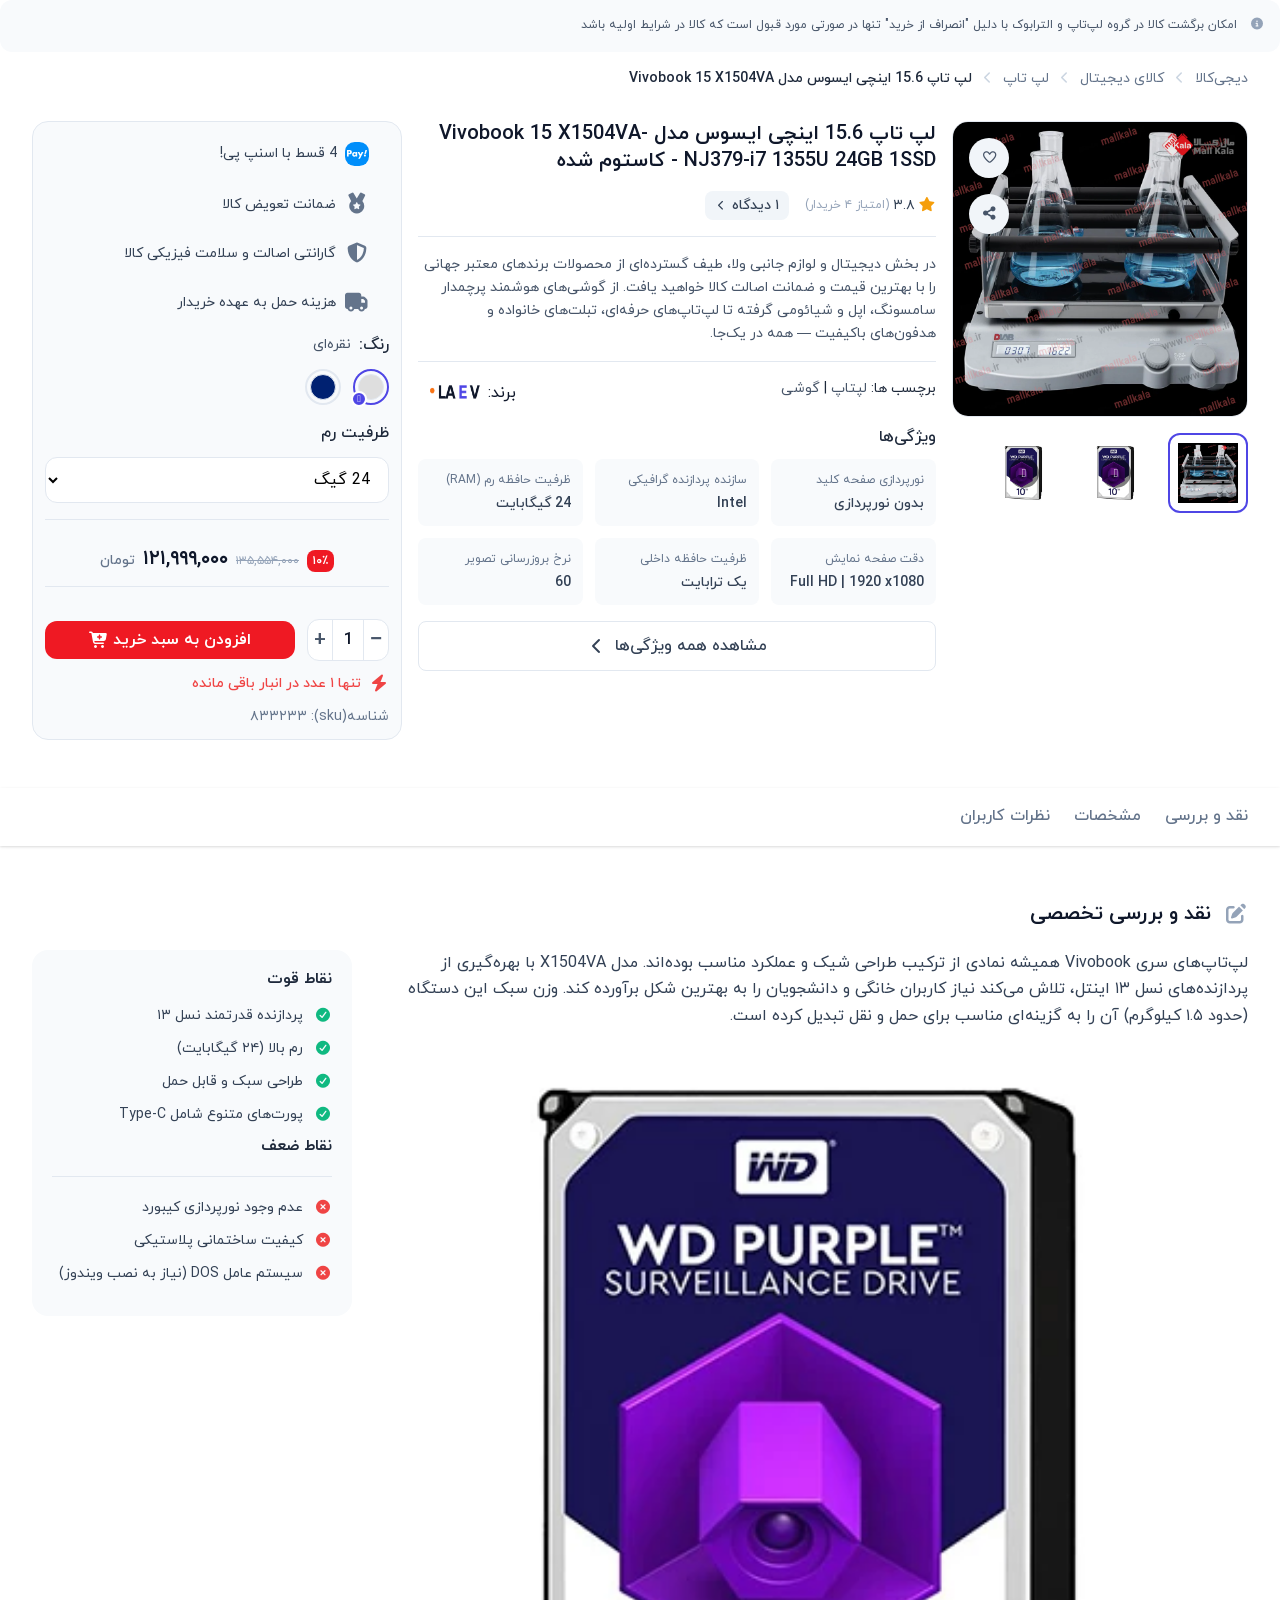
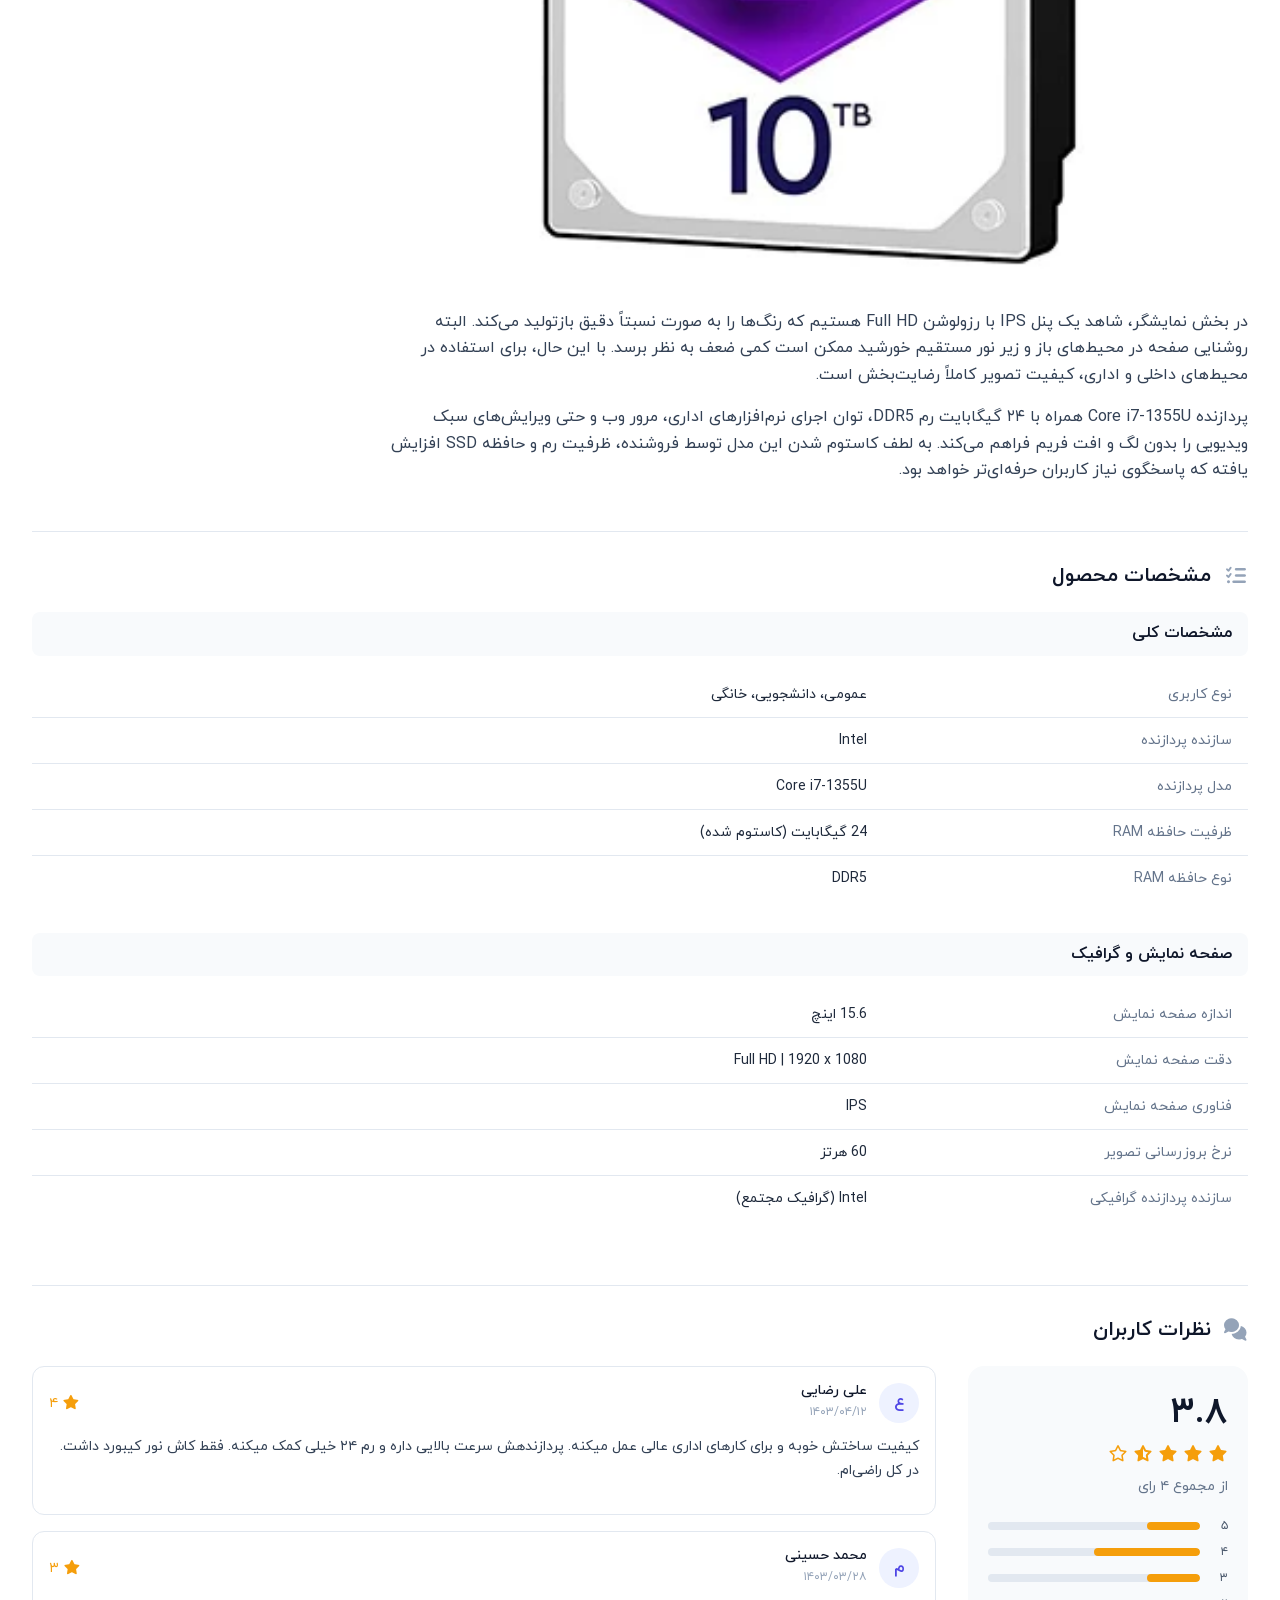
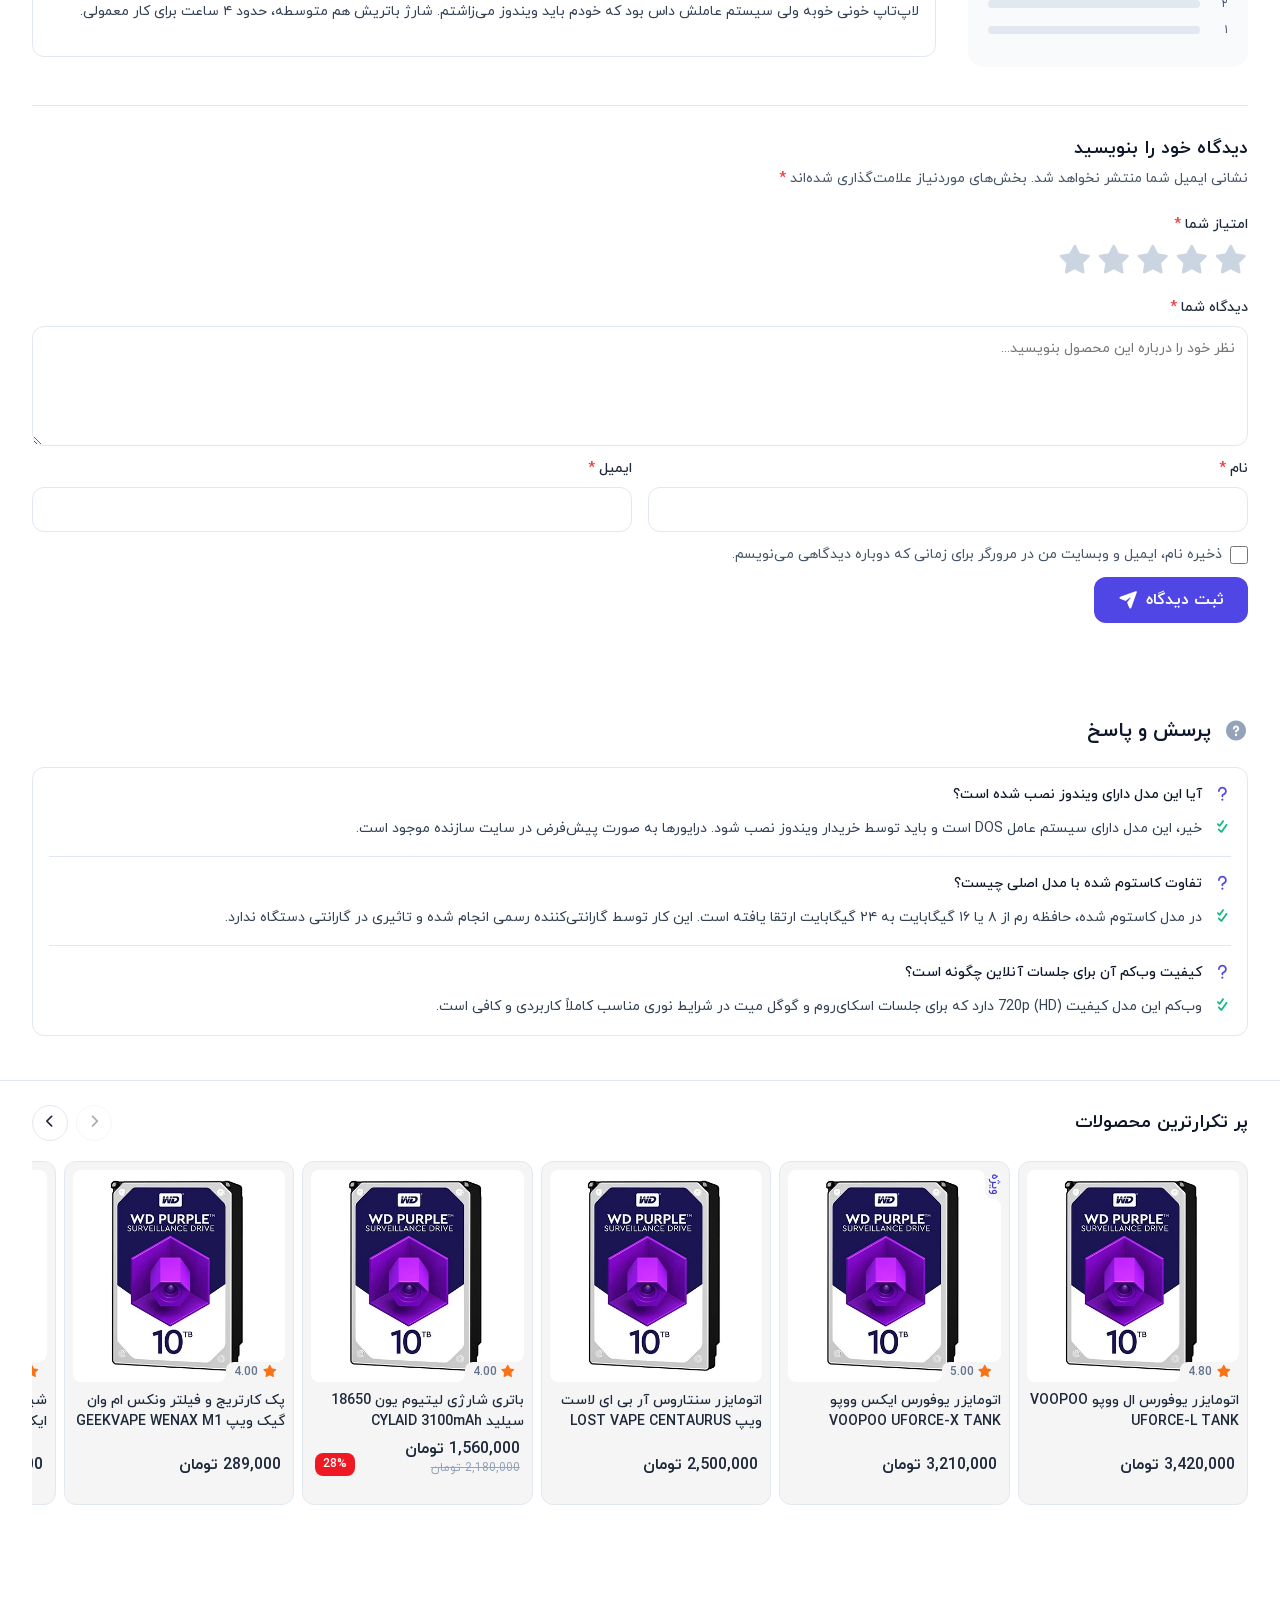
<file: product.html>
<!DOCTYPE html>
<html lang="fa" dir="rtl">
<head>
  <meta charset="UTF-8">
  <meta name="viewport" content="width=device-width, initial-scale=1.0">
  <title>صفحه محصول - Kara</title>
    <link rel="stylesheet" href="css/tokens.css?v=2">
  <link rel="stylesheet" href="css/base.css">
  <link rel="stylesheet" href="css/single-product.css">
    <link rel="stylesheet" href="css/style-carts.css">
    <link rel="stylesheet" href="css/comment-single-product.css">
     <link rel="stylesheet" href="css/all.min.css">
    <link rel="stylesheet" href="css/swiper-bundle.min.css">

</head>
<body>

  <!-- ======================================================== -->
  <!-- PDP MAIN CONTENT (برای وردپرس: محتوای فایل single-product.php) -->
  <!-- ======================================================== -->
  <main class="pdp-wrapper">

    <!-- info-note -->
            <div class="info-note cx">
          <i class="fa-solid fa-circle-info" aria-hidden="true"></i>
          <p>امکان برگشت کالا در گروه لپ‌تاپ و الترابوک با دلیل "انصراف از خرید" تنها در صورتی مورد قبول است که کالا در شرایط اولیه باشد </p>
        </div>
    
    <!-- Breadcrumb -->
    <nav class="breadcrumb cx" aria-label="مسیر راهنما">
      <ul>
        <li><a href="#">دیجی‌کالا</a></li>
        <li><i class="fa-solid fa-chevron-left" aria-hidden="true"></i></li>
        <li><a href="#">کالای دیجیتال</a></li>
        <li><i class="fa-solid fa-chevron-left" aria-hidden="true"></i></li>
        <li><a href="#">لپ تاپ</a></li>
        <li><i class="fa-solid fa-chevron-left" aria-hidden="true"></i></li>
        <li class="active">لپ تاپ 15.6 اینچی ایسوس مدل Vivobook 15 X1504VA</li>
      </ul>
    </nav>

    <!-- Product Main Layout -->
    <section class="pdp-main cx" aria-label="اطلاعات اصلی محصول">
      
      <!-- Product Gallery -->
      <div class="pdp-gallery">
<div class="gallery-main">
    <div class="gallery-stage">
          <div class="gallery-actions">
            <button class="action-btn" aria-label="افزودن به علاقه‌مندی"><i class="fa-regular fa-heart" aria-hidden="true"></i></button>
            <button class="action-btn" aria-label="اشتراک گذاری"><i class="fa-solid fa-share-nodes" aria-hidden="true"></i></button>
            <!-- <button class="action-btn" aria-label="اطلاع رسانی"><i class="fa-regular fa-bell" aria-hidden="true"></i></button> -->
          </div>
          <img id="mainProductImage" src="./img/p4.png" alt="لپ تاپ ایسوس Vivobook 15" width="600" height="600" fetchpriority="high" decoding="async">
          </div>
</div>
        <ul class="gallery-thumbs" role="list">
          <li class="thumb active" data-img="./img/p4.png">
            <img src="./img/p4.png" alt="بند انگشتی ۱" width="80" height="80" fetchpriority="high" decoding="async" >
          </li>
          <li class="thumb video-thumb" data-img="./img/p2.webp">
            <img src="./img/p2.webp" alt="بند انگشتی ۲" width="80" height="80" fetchpriority="high" decoding="async">
          </li>
                   <li class="thumb video-thumb" data-img="./img/p2.webp">
            <img src="./img/p2.webp" alt="بند انگشتی ۲" width="80" height="80" fetchpriority="high" decoding="async">
          </li>


        </ul>
      </div>

      <!-- Product Info -->
      <div class="pdp-info">
          <h1 class="pdp-title">لپ تاپ 15.6 اینچی ایسوس مدل Vivobook 15 X1504VA-NJ379-i7 1355U 24GB 1SSD - کاستوم شده</h1>

        <div class="pdp-meta">
          <div class="pdp-rating">
            <i class="fa-solid fa-star" aria-hidden="true"></i>
            <span>۳.۸</span>
            <span class="pdp-rating-count">(امتیاز ۴ خریدار)</span>
          </div>
          <div class="pdp-meta-links">
            <a href="#comments" class="meta-chip">۱ دیدگاه <i class="fa-solid fa-chevron-left" aria-hidden="true"></i></a>
          
          </div>

        </div>
        <div class="pdp-meta-desc">
            <p>در بخش دیجیتال و لوازم جانبی ولا، طیف گسترده‌ای از محصولات برندهای معتبر جهانی را با بهترین قیمت و ضمانت اصالت کالا خواهید یافت. از گوشی‌های هوشمند پرچمدار سامسونگ، اپل و شیائومی گرفته تا لپ‌تاپ‌های حرفه‌ای، تبلت‌های خانواده و هدفون‌های باکیفیت — همه در یک‌جا.</p>
        </div>
        <div class="pdp-meta-tag">
                       <div>                
                <span>برچسب ها:</span>
                <a href="#">لپتاپ</a>
                <span>|</span>
                <a href="#">گوشی</a>
            </div>

                    <div class="box-brand">
          <p>برند: </p>
          <img src="img/logo.png" class="img-barand" width="70" height="30" alt="brand" fetchpriority="high" decoding="async">
        </div>
 
          </div>


        <section>
          <h3 class="features-title">ویژگی‌ها</h3>
          <ul class="features-grid">
            <li class="feature-item">
              <span class="feature-label">نورپردازی صفحه کلید</span>
              <span class="feature-value">بدون نورپردازی</span>
            </li>
            <li class="feature-item">
              <span class="feature-label">سازنده پردازنده گرافیکی</span>
              <span class="feature-value">Intel</span>
            </li>
            <li class="feature-item">
              <span class="feature-label">ظرفیت حافظه رم (RAM)</span>
              <span class="feature-value">24 گیگابایت</span>
            </li>
            <li class="feature-item">
              <span class="feature-label">دقت صفحه نمایش</span>
              <span class="feature-value">Full HD | 1920 x1080</span>
            </li>
            <li class="feature-item">
              <span class="feature-label">ظرفیت حافظه داخلی</span>
              <span class="feature-value">یک ترابایت</span>
            </li>
            <li class="feature-item">
              <span class="feature-label">نرخ بروزرسانی تصویر</span>
              <span class="feature-value">60</span>
            </li>
          </ul>
         <a href="#specs" class="btn--outline-fw">
            مشاهده همه ویژگی‌ها <i class="fa-solid fa-chevron-left" aria-hidden="true"></i>
         </a>
        </section>


      </div>

      <!-- Purchase Box -->
      <div class="pdp-purchase-box" aria-label="باکس خرید">
                <div class="box-warranty">
          <img src="./img/snapp-pay.svg" width="24" fetchpriority="high" decoding="async">
          <span>4 قسط با اسنپ پی!</span>
        </div>
                <div class="box-warranty">
          <i class="fa-solid fa-medal" aria-hidden="true"></i>
          <span>ضمانت تعویض کالا</span>
        </div>
        <div class="box-warranty">
          <i class="fa-solid fa-shield-halved" aria-hidden="true"></i>
          <span>گارانتی اصالت و سلامت فیزیکی کالا</span>
        </div>
                <div class="box-warranty">
          <i class="fa-solid fa-truck" aria-hidden="true"></i>
          <span>هزینه حمل به عهده خریدار</span>
        </div>

        <section class="variant-section">

    <!-- Color -->
    <div class="product-option">

        <label class="variant-label">
            رنگ:
            <span class="selected-value">نقره‌ای</span>
        </label>
        <div class="variant-options color-options">
            <button class="variant-btn active"
                    data-value="silver"
                    aria-label="نقره‌ای">
                <span class="color-swatch color-silver"></span>
            </button>
            <button class="variant-btn"
                    data-value="navy"
                    aria-label="سرمه‌ای">
                <span class="color-swatch color-navy"></span>
            </button>
        </div>
    </div>
    <!-- Dropdown Attribute -->

    <div class="product-option">
        <label class="variant-label">
            ظرفیت رم
        </label>
        <select class="variant-select">
            <option>8 گیگ</option>
            <option>16 گیگ</option>
            <option selected>24 گیگ</option>
            <option>32 گیگ</option>
        </select>
    </div>
</section>

        <div class="price-container">
          <div class="price-final">
             <span class="price-discount-badge">۱۰٪</span>
            <del class="price-old">۱۳۵,۵۵۴,۰۰۰</del>
            <span class="price-current-pdp">۱۲۱,۹۹۹,۰۰۰</span>
            <span class="price-unit">تومان</span>
          </div>
         
        </div>
<div class="buy-box-actions">
  <div class="quantity-selector">
    <button type="button" class="qty-btn qty-minus" aria-label="کاهش تعداد">−</button>
    <input type="number" class="qty-input" value="1" min="1" max="99" aria-label="تعداد محصول">
    <button type="button" class="qty-btn qty-plus" aria-label="افزایش تعداد">+</button>
  </div>
  <button class="btn-add-to-cart">
    افزودن به سبد خرید
        <i class="fa-solid fa-cart-plus" aria-hidden="true"></i>

  </button>
</div>


                <div class="stock-status">
          <i class="fa-solid fa-bolt" aria-hidden="true"></i>
          <span>تنها ۱ عدد در انبار باقی مانده</span>
        </div>
                        <div class="box-sku">
                <span> شناسه(sku): </span>
                <span>۸۳۳۲۳۳</span>
          </div>
                


    </div>
    </section>


    <!-- ======================================================== -->
    <!-- PDP LOWER CONTENT (برای وردپرس: ادامه فایل single-product.php یا نمایش با اکشن ها) -->
    <!-- ======================================================== -->
    <div class="pdp-lower-wrapper">

      <!-- Sticky Tabs Navigation -->
      <nav class="pdp-tabs" aria-label="ناوبری بخش‌های محصول">
        <div class="cx">
          <ul>
            <li><a href="#review" class="active">نقد و بررسی</a></li>
            <li><a href="#specs">مشخصات</a></li>
            <li><a href="#comments">نظرات کاربران</a></li>
          </ul>
        </div>
      </nav>

      <div class="cx">

        <!-- 1. Expert Review & Pros/Cons -->
        <section id="review" class="pdp-block">
          <h2 class="block-title"><i class="fa-solid fa-pen-to-square" aria-hidden="true"></i> نقد و بررسی تخصصی</h2>
          <article class="review-article">
            <div class="article-body">
              <p>لپ‌تاپ‌های سری Vivobook همیشه نمادی از ترکیب طراحی شیک و عملکرد مناسب بوده‌اند. مدل X1504VA با بهره‌گیری از پردازنده‌های نسل ۱۳ اینتل، تلاش می‌کند نیاز کاربران خانگی و دانشجویان را به بهترین شکل برآورده کند. وزن سبک این دستگاه (حدود ۱.۵ کیلوگرم) آن را به گزینه‌ای مناسب برای حمل و نقل تبدیل کرده است.</p>
                <img src="./img/p2.webp" alt="بررسی ایسوس ویووبوک" width="800" height="400" loading="lazy">
              <p>در بخش نمایشگر، شاهد یک پنل IPS با رزولوشن Full HD هستیم که رنگ‌ها را به صورت نسبتاً دقیق بازتولید می‌کند. البته روشنایی صفحه در محیط‌های باز و زیر نور مستقیم خورشید ممکن است کمی ضعف به نظر برسد. با این حال، برای استفاده در محیط‌های داخلی و اداری، کیفیت تصویر کاملاً رضایت‌بخش است.</p>
              <p>پردازنده Core i7-1355U همراه با ۲۴ گیگابایت رم DDR5، توان اجرای نرم‌افزارهای اداری، مرور وب و حتی ویرایش‌های سبک ویدیویی را بدون لگ و افت فریم فراهم می‌کند. به لطف کاستوم شدن این مدل توسط فروشنده، ظرفیت رم و حافظه SSD افزایش یافته که پاسخگوی نیاز کاربران حرفه‌ای‌تر خواهد بود.</p>
            </div>
            
            <div class="pros-cons-box">
              <h3 class="pros-cons-title">نقاط قوت</h3>
              <ul class="pros-cons-list pros-list">
                <li><i class="fa-solid fa-check-circle" aria-hidden="true"></i> پردازنده قدرتمند نسل ۱۳</li>
                <li><i class="fa-solid fa-check-circle" aria-hidden="true"></i> رم بالا (۲۴ گیگابایت)</li>
                <li><i class="fa-solid fa-check-circle" aria-hidden="true"></i> طراحی سبک و قابل حمل</li>
                <li><i class="fa-solid fa-check-circle" aria-hidden="true"></i> پورت‌های متنوع شامل Type-C</li>
              </ul>
              
              <h3 class="pros-cons-title">نقاط ضعف</h3>
              <ul class="pros-cons-list cons-list">
                <li><i class="fa-solid fa-times-circle" aria-hidden="true"></i> عدم وجود نورپردازی کیبورد</li>
                <li><i class="fa-solid fa-times-circle" aria-hidden="true"></i> کیفیت ساختمانی پلاستیکی</li>
                <li><i class="fa-solid fa-times-circle" aria-hidden="true"></i> سیستم عامل DOS (نیاز به نصب ویندوز)</li>
              </ul>
            </div>
          </article>
        </section>

        <!-- 2. Specifications Table -->
        <section id="specs" class="pdp-block">
          <h2 class="block-title"><i class="fa-solid fa-list-check" aria-hidden="true"></i> مشخصات محصول</h2>
          
          <div class="spec-group">
            <h3 class="spec-group-title">مشخصات کلی</h3>
            <table class="spec-table">
              <tbody>
                <tr><th scope="row">نوع کاربری</th><td>عمومی، دانشجویی، خانگی</td></tr>
                <tr><th scope="row">سازنده پردازنده</th><td>Intel</td></tr>
                <tr><th scope="row">مدل پردازنده</th><td>Core i7-1355U</td></tr>
                <tr><th scope="row">ظرفیت حافظه RAM</th><td>24 گیگابایت (کاستوم شده)</td></tr>
                <tr><th scope="row">نوع حافظه RAM</th><td>DDR5</td></tr>
              </tbody>
            </table>
          </div>

          <div class="spec-group">
            <h3 class="spec-group-title">صفحه نمایش و گرافیک</h3>
            <table class="spec-table">
              <tbody>
                <tr><th scope="row">اندازه صفحه نمایش</th><td>15.6 اینچ</td></tr>
                <tr><th scope="row">دقت صفحه نمایش</th><td>Full HD | 1920 x 1080</td></tr>
                <tr><th scope="row">فناوری صفحه نمایش</th><td>IPS</td></tr>
                <tr><th scope="row">نرخ بروزرسانی تصویر</th><td>60 هرتز</td></tr>
                <tr><th scope="row">سازنده پردازنده گرافیکی</th><td>Intel (گرافیک مجتمع)</td></tr>
              </tbody>
            </table>
          </div>
        </section>


        <!-- 3. User Comments -->
        <section id="comments" class="pdp-block">
          <h2 class="block-title"><i class="fa-solid fa-comments" aria-hidden="true"></i> نظرات کاربران</h2>
          
          <div class="comments-layout">
            <!-- Summary Side -->
            <div class="comments-summary">
              <div class="summary-score">۳.۸</div>
              <div class="summary-stars" aria-label="امتیاز ۳.۸ از ۵">
                <i class="fa-solid fa-star" aria-hidden="true"></i>
                <i class="fa-solid fa-star" aria-hidden="true"></i>
                <i class="fa-solid fa-star" aria-hidden="true"></i>
                <i class="fa-solid fa-star-half-stroke" aria-hidden="true"></i>
                <i class="fa-regular fa-star" aria-hidden="true"></i>
              </div>
              <div class="summary-count">از مجموع ۴ رای</div>

              <div class="rating-bar-item">
                <span>۵</span>
                <div class="rating-bar-track"><div class="rating-bar-fill w-25"></div></div>
              </div>
              <div class="rating-bar-item">
                <span>۴</span>
                <div class="rating-bar-track"><div class="rating-bar-fill w-50"></div></div>
              </div>
              <div class="rating-bar-item">
                <span>۳</span>
                <div class="rating-bar-track"><div class="rating-bar-fill w-25"></div></div>
              </div>
              <div class="rating-bar-item">
                <span>۲</span>
                <div class="rating-bar-track"><div class="rating-bar-fill w-0"></div></div>
              </div>
              <div class="rating-bar-item">
                <span>۱</span>
                <div class="rating-bar-track"><div class="rating-bar-fill w-0"></div></div>
              </div>
            </div>

            <!-- Comments List Side -->
            <div class="comments-list">
              <article class="comment-card">
                <header class="comment-header">
                  <div class="commenter-avatar">ع</div>
                  <div class="commenter-info">
                    <h4>علی رضایی</h4>
                    <span>۱۴۰۳/۰۴/۱۲</span>
                  </div>
                  <div class="comment-rating">
                    <i class="fa-solid fa-star" aria-hidden="true"></i> <span>۴</span>
                  </div>
                </header>
                <p class="comment-text">کیفیت ساختش خوبه و برای کارهای اداری عالی عمل میکنه. پردازندهش سرعت بالایی داره و رم ۲۴ خیلی کمک میکنه. فقط کاش نور کیبورد داشت. در کل راضی‌ام.</p>

              </article>

              <article class="comment-card">
                <header class="comment-header">
                  <div class="commenter-avatar">م</div>
                  <div class="commenter-info">
                    <h4>محمد حسینی</h4>
                    <span>۱۴۰۳/۰۳/۲۸</span>
                  </div>
                  <div class="comment-rating">
                    <i class="fa-solid fa-star" aria-hidden="true"></i> <span>۳</span>
                  </div>
                </header>
                <p class="comment-text">لاپ‌تاپ خونی خوبه ولی سیستم عاملش داس بود که خودم باید ویندوز می‌زاشتم. شارژ باتریش هم متوسطه، حدود ۴ ساعت برای کار معمولی.</p>
              </article>
            </div>
          </div>
        </section>


<!-- Review Submission Form -->
<div class="review-form-wrapper">
  <h3 class="review-form-title">دیدگاه خود را بنویسید</h3>
  <p class="review-form-desc">نشانی ایمیل شما منتشر نخواهد شد. بخش‌های موردنیاز علامت‌گذاری شده‌اند <span class="required">*</span></p>
  
  <form class="review-form" method="post">
    
    <!-- Rating Stars -->
    <div class="form-group">
      <label>امتیاز شما <span class="required">*</span></label>
      <div class="star-rating-input">
        <input type="radio" name="rating" value="5" id="star5" required>
        <label for="star5"><i class="fa-solid fa-star"></i></label>
        
        <input type="radio" name="rating" value="4" id="star4">
        <label for="star4"><i class="fa-solid fa-star"></i></label>
        
        <input type="radio" name="rating" value="3" id="star3">
        <label for="star3"><i class="fa-solid fa-star"></i></label>
        
        <input type="radio" name="rating" value="2" id="star2">
        <label for="star2"><i class="fa-solid fa-star"></i></label>
        
        <input type="radio" name="rating" value="1" id="star1">
        <label for="star1"><i class="fa-solid fa-star"></i></label>
      </div>
    </div>

    <!-- Comment Text -->
    <div class="form-group">
      <label for="comment">دیدگاه شما <span class="required">*</span></label>
      <textarea id="comment" name="comment" rows="4" required placeholder="نظر خود را درباره این محصول بنویسید..."></textarea>
    </div>

    <!-- Name & Email Row -->
    <div class="form-row">
      <div class="form-group">
        <label for="author">نام <span class="required">*</span></label>
        <input type="text" id="author" name="author" required>
      </div>
      
      <div class="form-group">
        <label for="email">ایمیل <span class="required">*</span></label>
        <input type="email" id="email" name="email" required>
      </div>
    </div>

    <!-- Privacy Checkbox -->
    <div class="form-group form-checkbox">
      <input type="checkbox" id="save-info" name="save-info">
      <label for="save-info">ذخیره نام، ایمیل و وبسایت من در مرورگر برای زمانی که دوباره دیدگاهی می‌نویسم.</label>
    </div>

    <!-- Submit Button -->
    <button type="submit" class="btn-submit-review">
      ثبت دیدگاه
      <i class="fa-solid fa-paper-plane"></i>
    </button>
  </form>
</div>

      </div> <!-- /.cx -->

      <!-- Similar Products after -->

    </div>

                            <!-- Questions & Answers -->
        <section class="pdp-block cx">
          <h2 class="block-title"><i class="fa-solid fa-circle-question" aria-hidden="true"></i> پرسش و پاسخ</h2>
          
          <div class="qa-card">
            <div class="qa-item">
              <div class="qa-question">
                <i class="fa-solid fa-question" aria-hidden="true"></i>
                <span>آیا این مدل دارای ویندوز نصب شده است؟</span>
              </div>
              <div class="qa-answer">
                <i class="fa-solid fa-check-double" aria-hidden="true"></i>
                <span>خیر، این مدل دارای سیستم عامل DOS است و باید توسط خریدار ویندوز نصب شود. درایورها به صورت پیش‌فرض در سایت سازنده موجود است.</span>
              </div>
            </div>

            <div class="qa-item">
              <div class="qa-question">
                <i class="fa-solid fa-question" aria-hidden="true"></i>
                <span>تفاوت کاستوم شده با مدل اصلی چیست؟</span>
              </div>
              <div class="qa-answer">
                <i class="fa-solid fa-check-double" aria-hidden="true"></i>
                <span>در مدل کاستوم شده، حافظه رم از ۸ یا ۱۶ گیگابایت به ۲۴ گیگابایت ارتقا یافته است. این کار توسط گارانتی‌کننده رسمی انجام شده و تاثیری در گارانتی دستگاه ندارد.</span>
              </div>
            </div>

            <div class="qa-item">
              <div class="qa-question">
                <i class="fa-solid fa-question" aria-hidden="true"></i>
                <span>کیفیت وب‌کم آن برای جلسات آنلاین چگونه است؟</span>
              </div>
              <div class="qa-answer">
                <i class="fa-solid fa-check-double" aria-hidden="true"></i>
                <span>وب‌کم این مدل کیفیت 720p (HD) دارد که برای جلسات اسکای‌روم و گوگل میت در شرایط نوری مناسب کاملاً کاربردی و کافی است.</span>
              </div>
            </div>
          </div>
        </section>


    <!-- ─── TRENDING PRODUCTS ─── -->
    <section class="swiper-sec swiper-sec--alt" aria-label="پر تکرارترین محصولات">
      <div class="cx">
      <div class="swiper-sec-header">
        <h2 class="swiper-sec-title">پر تکرارترین محصولات</h2>
        <div class="swiper-nav-btns" role="group" aria-label="ناوبری اسلایدر">
          <button class="swiper-btn swiper-btn-prev" aria-label="اسلاید قبلی" type="button">
            <i class="fa-solid fa-chevron-right" aria-hidden="true"></i>
          </button>
          <button class="swiper-btn swiper-btn-next" aria-label="اسلاید بعدی" type="button">
            <i class="fa-solid fa-chevron-left" aria-hidden="true"></i>
          </button>
        </div>
      </div>

      <div class="swiper product-swiper">
        <ul class="swiper-wrapper products" role="list">

          <li class="swiper-slide product">
            <a href="product.html">
              <div class="product-image-wrap">
                <div class="inner-image">
                  <img width="300" height="300" src="./img/p2.webp"
                    alt="اتومایزر یوفورس ال ووپو" loading="lazy" decoding="async">
                  <span class="loop-rating" aria-label="امتیاز 4.8 از 5">
                    <i class="fa-solid fa-star" aria-hidden="true"></i>
                    <span aria-hidden="true">4.80</span>
                  </span>
                </div>
              </div>
              <h3 class="product-title">اتومایزر یوفورس ال ووپو VOOPOO UFORCE-L TANK</h3>
              <div class="product-footer">
                <p class="price">
                  <span class="price-current"><span class="screen-reader-text">قیمت:</span>3,420,000 تومان</span>
                </p>
              </div>
            </a>
            <button class="product-wishlist" aria-label="افزودن به علاقه‌مندی‌ها" type="button"
              data-action="toggle-wishlist">
              <i class="fa-regular fa-heart" aria-hidden="true"></i>
            </button>
            <button class="product-cta" type="button" data-action="add-to-cart" data-name="اتومایزر یوفورس ال ووپو"
              data-price="3420000">
              <i class="fa-solid fa-cart-shopping" aria-hidden="true"></i> افزودن به سبد
            </button>
          </li>

          <li class="swiper-slide product">
            <a href="product.html">
              <div class="product-image-wrap">
                <div class="inner-image">
                  <img width="300" height="300" src="./img/p2.webp"
                    alt="اتومایزر یوفورس ایکس ووپو" loading="lazy" decoding="async">
                  <span class="loop-rating" aria-label="امتیاز 5 از 5">
                    <i class="fa-solid fa-star" aria-hidden="true"></i>
                    <span aria-hidden="true">5.00</span>
                  </span>
                  <span class="archive-pack-text">ویژه</span>
                </div>
              </div>
              <h3 class="product-title">اتومایزر یوفورس ایکس ووپو VOOPOO UFORCE-X TANK</h3>
              <div class="product-footer">
                <p class="price">
                  <span class="price-current"><span class="screen-reader-text">قیمت:</span>3,210,000 تومان</span>
                </p>
              </div>
            </a>
            <button class="product-wishlist" aria-label="افزودن به علاقه‌مندی‌ها" type="button"
              data-action="toggle-wishlist">
              <i class="fa-regular fa-heart" aria-hidden="true"></i>
            </button>
            <button class="product-cta" type="button" data-action="add-to-cart" data-name="اتومایزر یوفورس ایکس ووپو"
              data-price="3210000">
              <i class="fa-solid fa-cart-shopping" aria-hidden="true"></i> افزودن به سبد
            </button>
          </li>

          <li class="swiper-slide product">
            <a href="product.html">
              <div class="product-image-wrap">
                <div class="inner-image">
                  <img width="300" height="300" src="./img/p2.webp"
                    alt="اتومایزر سنتاروس لاست ویپ" loading="lazy" decoding="async">
                </div>
              </div>
              <h3 class="product-title">اتومایزر سنتاروس آر بی ای لاست ویپ LOST VAPE CENTAURUS</h3>
              <div class="product-footer">
                <p class="price">
                  <span class="price-current"><span class="screen-reader-text">قیمت:</span>2,500,000 تومان</span>
                </p>
              </div>
            </a>
            <button class="product-wishlist" aria-label="افزودن به علاقه‌مندی‌ها" type="button"
              data-action="toggle-wishlist">
              <i class="fa-regular fa-heart" aria-hidden="true"></i>
            </button>
            <button class="product-cta" type="button" data-action="add-to-cart" data-name="اتومایزر سنتاروس لاست ویپ"
              data-price="2500000">
              <i class="fa-solid fa-cart-shopping" aria-hidden="true"></i> افزودن به سبد
            </button>
          </li>

          <li class="swiper-slide product">
            <a href="product.html">
              <div class="product-image-wrap">
                <div class="inner-image">
                  <img width="300" height="300" src="./img/p2.webp"
                    alt="باتری سیلید 18650" loading="lazy" decoding="async">
                  <span class="loop-rating" aria-label="امتیاز 4 از 5">
                    <i class="fa-solid fa-star" aria-hidden="true"></i>
                    <span aria-hidden="true">4.00</span>
                  </span>
                </div>
              </div>
              <h3 class="product-title">باتری شارژی لیتیوم یون 18650 سیلید CYLAID 3100mAh</h3>
              <div class="product-footer">
                <p class="price">
                  <span class="price-current"><span class="screen-reader-text">قیمت فعلی:</span>1,560,000 تومان</span>
                  <del class="price-old"><span class="screen-reader-text">قیمت قبل:</span>2,180,000 تومان</del>
                </p>
                <span class="product-badge" aria-label="28 درصد تخفیف">28%</span>
              </div>
            </a>
            <button class="product-wishlist" aria-label="افزودن به علاقه‌مندی‌ها" type="button"
              data-action="toggle-wishlist">
              <i class="fa-regular fa-heart" aria-hidden="true"></i>
            </button>
            <button class="product-cta" type="button" data-action="add-to-cart" data-name="باتری سیلید 18650"
              data-price="1560000">
              <i class="fa-solid fa-cart-shopping" aria-hidden="true"></i> افزودن به سبد
            </button>
          </li>

          <li class="swiper-slide product">
            <a href="product.html">
              <div class="product-image-wrap">
                <div class="inner-image">
                  <img width="300" height="300" src="./img/p2.webp"
                    alt="پک کارتریج گیک ویپ" loading="lazy" decoding="async">
                  <span class="loop-rating" aria-label="امتیاز 4 از 5">
                    <i class="fa-solid fa-star" aria-hidden="true"></i>
                    <span aria-hidden="true">4.00</span>
                  </span>
                </div>
              </div>
              <h3 class="product-title">پک کارتریج و فیلتر ونکس ام وان گیک ویپ GEEKVAPE WENAX M1</h3>
              <div class="product-footer">
                <p class="price">
                  <span class="price-current"><span class="screen-reader-text">قیمت:</span>289,000 تومان</span>
                </p>
              </div>
            </a>
            <button class="product-wishlist" aria-label="افزودن به علاقه‌مندی‌ها" type="button"
              data-action="toggle-wishlist">
              <i class="fa-regular fa-heart" aria-hidden="true"></i>
            </button>
            <button class="product-cta" type="button" data-action="add-to-cart" data-name="پک کارتریج گیک ویپ WENAX M1"
              data-price="289000">
              <i class="fa-solid fa-cart-shopping" aria-hidden="true"></i> افزودن به سبد
            </button>
          </li>

          <li class="swiper-slide product">
            <a href="product.html">
              <div class="product-image-wrap">
                <div class="inner-image">
                  <img width="300" height="300" src="./img/p2.webp"
                    alt="شیشه حبابی یوفورس ایکس" loading="lazy" decoding="async">
                  <span class="loop-rating" aria-label="امتیاز 5 از 5">
                    <i class="fa-solid fa-star" aria-hidden="true"></i>
                    <span aria-hidden="true">5.00</span>
                  </span>
                </div>
              </div>
              <h3 class="product-title">شیشه حبابی اتومایزر یوفورس ایکس ووپو VOOPOO UFORCE-X BUBBLE GLASS</h3>
              <div class="product-footer">
                <p class="price">
                  <span class="price-current"><span class="screen-reader-text">قیمت:</span>470,000 تومان</span>
                </p>
              </div>
            </a>
            <button class="product-wishlist" aria-label="افزودن به علاقه‌مندی‌ها" type="button"
              data-action="toggle-wishlist">
              <i class="fa-regular fa-heart" aria-hidden="true"></i>
            </button>
            <button class="product-cta" type="button" data-action="add-to-cart" data-name="شیشه حبابی یوفورس ایکس"
              data-price="470000">
              <i class="fa-solid fa-cart-shopping" aria-hidden="true"></i> افزودن به سبد
            </button>
          </li>

          <li class="swiper-slide product">
            <a href="product.html">
              <div class="product-image-wrap">
                <div class="inner-image">
                  <img width="300" height="300" src="./img/p2.webp"
                    alt="باتری 21700 لیشن" loading="lazy" decoding="async">
                  <span class="loop-rating" aria-label="امتیاز 4.31 از 5">
                    <i class="fa-solid fa-star" aria-hidden="true"></i>
                    <span aria-hidden="true">4.31</span>
                  </span>
                </div>
              </div>
              <h3 class="product-title">باتری 21700 لیشن LISHEN 4000mAh</h3>
              <div class="product-footer">
                <p class="price">
                  <span class="price-current"><span class="screen-reader-text">قیمت فعلی:</span>1,430,000 تومان</span>
                  <del class="price-old"><span class="screen-reader-text">قیمت قبل:</span>2,520,000 تومان</del>
                </p>
                <span class="product-badge" aria-label="43 درصد تخفیف">43%</span>
              </div>
            </a>
            <button class="product-wishlist" aria-label="افزودن به علاقه‌مندی‌ها" type="button"
              data-action="toggle-wishlist">
              <i class="fa-regular fa-heart" aria-hidden="true"></i>
            </button>
            <button class="product-cta" type="button" data-action="add-to-cart" data-name="باتری 21700 لیشن"
              data-price="1430000">
              <i class="fa-solid fa-cart-shopping" aria-hidden="true"></i> افزودن به سبد
            </button>
          </li>

        </ul>
      </div>
      </div><!-- /.cx -->
    </section>





    <!-- Sticky Mobile Add to Cart -->
<div class="sticky-mobile-bar">
  <div class="quantity-selector">
    <button type="button" class="qty-btn qty-minus-mobile" aria-label="کاهش تعداد">−</button>
    <input type="number" class="qty-input-mobile" value="1" min="1" max="99" aria-label="تعداد محصول">
    <button type="button" class="qty-btn qty-plus-mobile" aria-label="افزایش تعداد">+</button>
  </div>
  <button class="btn-add-to-cart">
    افزودن به سبد خرید
        <i class="fa-solid fa-cart-plus" aria-hidden="true"></i>

  </button>
</div>

  </main>
<script src="js/kara-product.js"></script>
    <script src="js/swiper-bundle.min.js"></script>
  <script src="js/kara-swipers.js"></script>
</body>

</html>
</file>
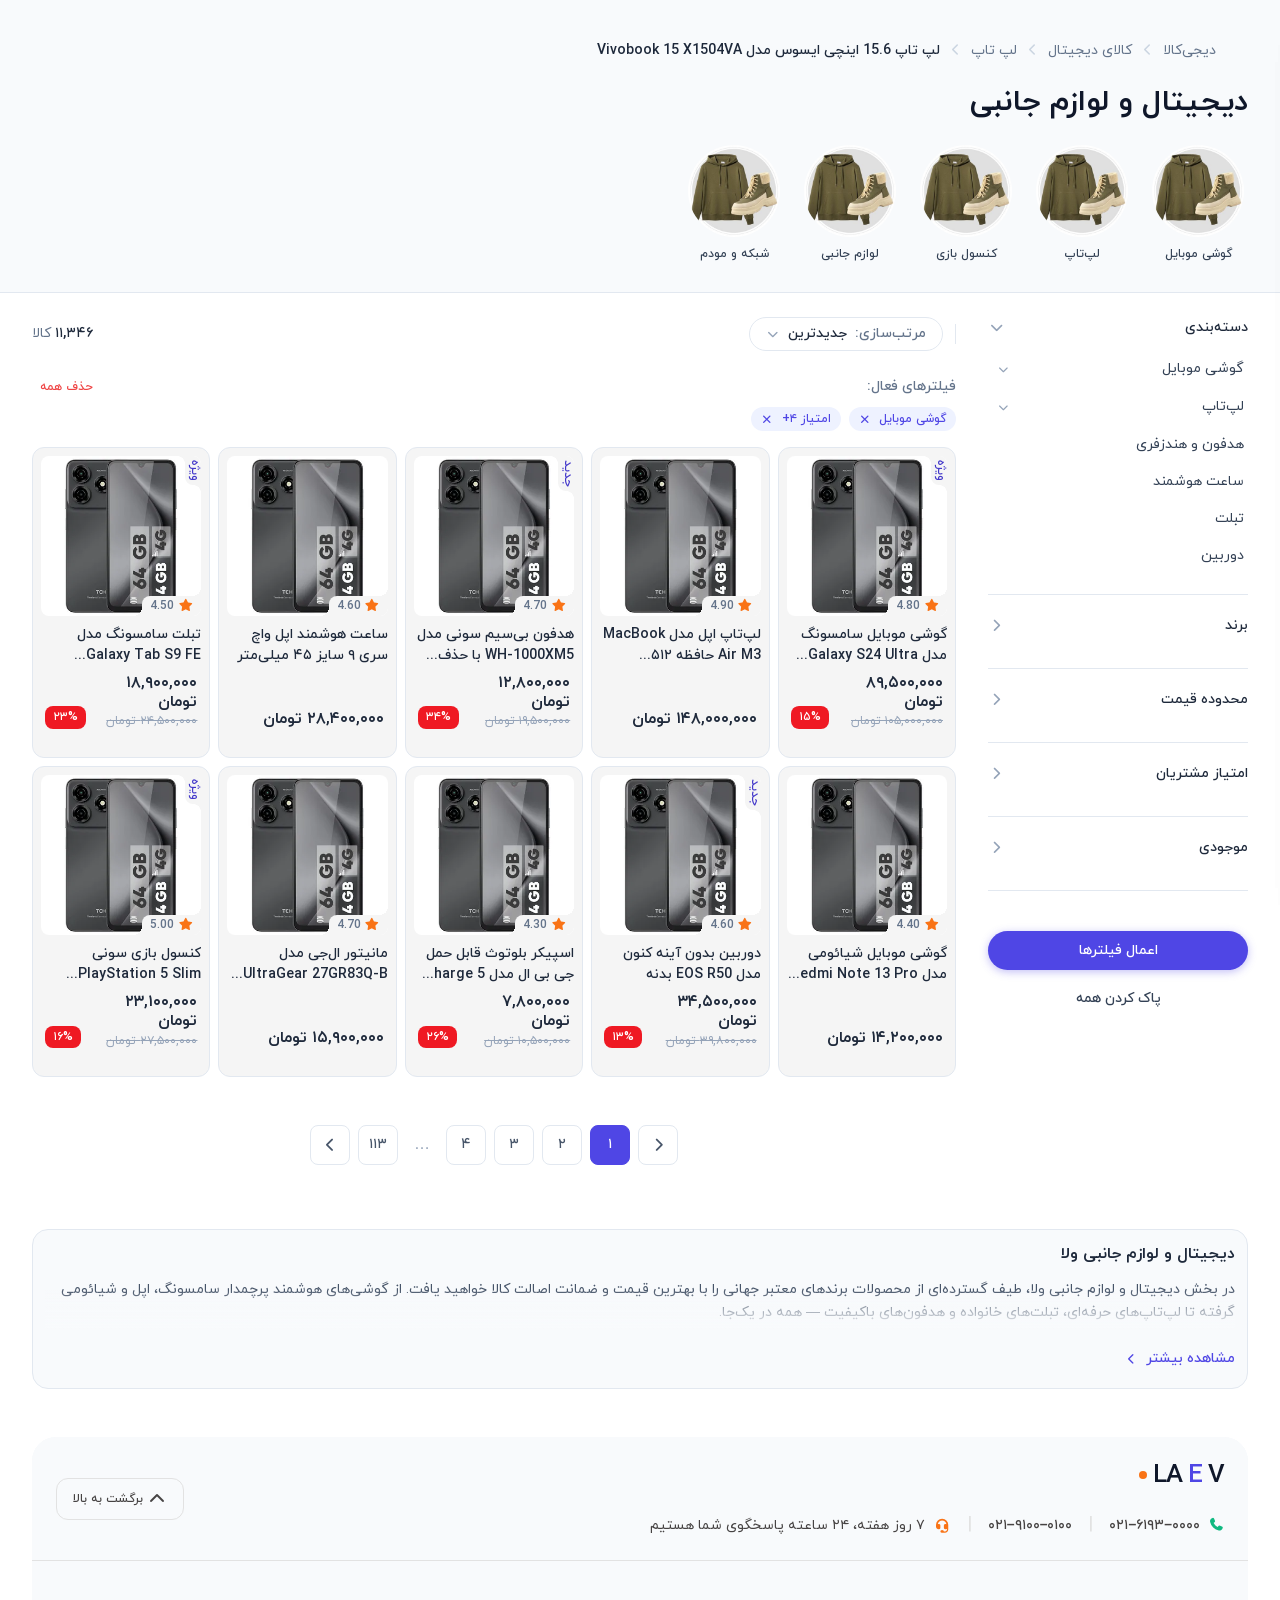
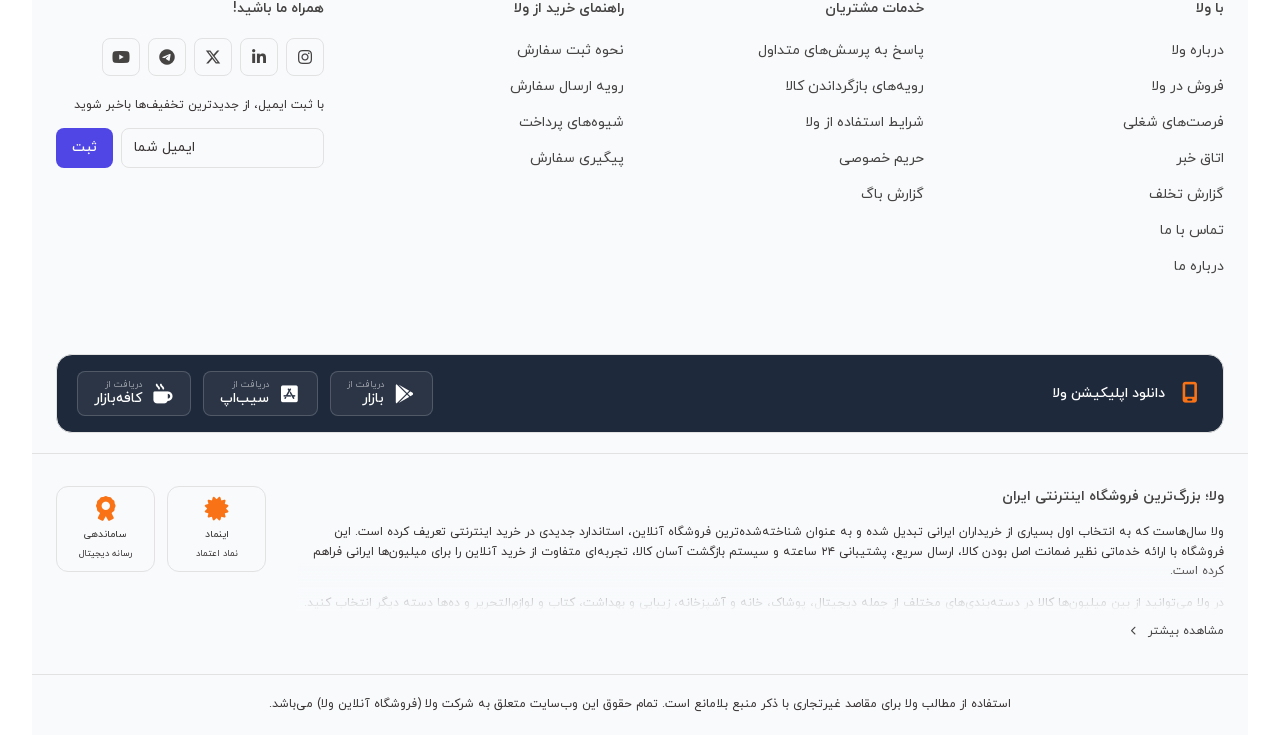
<file: shop.html>
<!DOCTYPE html>
<html lang="fa" dir="rtl">

<head>
  <meta charset="UTF-8">
  <meta name="viewport" content="width=device-width, initial-scale=1.0">
  <title>الکترونیک — ولا</title>
  <meta name="description"
    content="خرید الکترونیک، مد، لوازم خانه و بیشتر. تحویل سریع، فروشندگان معتبر، قیمت‌های بی‌نظیر.">
  <link rel="stylesheet" href="css/tokens.css?v=2">
  <link rel="stylesheet" href="css/base.css">
  <link rel="stylesheet" href="css/header.css?v=4">
  <link rel="stylesheet" href="css/mega-menu.css?v=2">
  <link rel="stylesheet" href="css/filters.css?v=6">
  <link rel="stylesheet" href="css/style-carts.css">
  <link rel="stylesheet" href="css/cat-item.css?v=2">
  <link rel="stylesheet" href="css/ui.css">
  <link rel="stylesheet" href="css/bottom-nav.css">
  <link rel="stylesheet" href="css/footer.css?v=4">
  <link rel="stylesheet" href="css/drawer.css">
  <link rel="stylesheet" href="css/mini-cart.css">
  <link rel="stylesheet" href="css/auth-modal.css">
  <link rel="stylesheet" href="css/all.min.css">
  <link rel="stylesheet" href="css/shop.css?v=7">
</head>

<body>


  <!-- MAIN PRODUCT CONTENT -->

  <main id="main-content">

  <!-- ─── SHOP HERO: breadcrumb + title + sub-categories ─── -->
  <section class="shop-hero">
    <div class="cx">
    <!-- Breadcrumb -->
    <nav class="breadcrumb cx" aria-label="مسیر راهنما">
      <ul>
        <li><a href="#">دیجی‌کالا</a></li>
        <li><i class="fa-solid fa-chevron-left" aria-hidden="true"></i></li>
        <li><a href="#">کالای دیجیتال</a></li>
        <li><i class="fa-solid fa-chevron-left" aria-hidden="true"></i></li>
        <li><a href="#">لپ تاپ</a></li>
        <li><i class="fa-solid fa-chevron-left" aria-hidden="true"></i></li>
        <li class="active">لپ تاپ 15.6 اینچی ایسوس مدل Vivobook 15 X1504VA</li>
      </ul>
    </nav>

      <h1 class="shop-hero__title">دیجیتال و لوازم جانبی</h1>
      <div class="shop-subcats" aria-label="زیردسته‌ها">
        <a href="#" class="cat-item">
          <div class="cat-item__img-wrap"><img src="img/catimg.jpg" alt="گوشی موبایل" class="cat-item__img" loading="lazy"></div>
          <span class="cat-item__name">گوشی موبایل</span>
        </a>
        <a href="#" class="cat-item">
          <div class="cat-item__img-wrap"><img src="img/catimg.jpg" alt="لپ‌تاپ" class="cat-item__img" loading="lazy"></div>
          <span class="cat-item__name">لپ‌تاپ</span>
        </a>
        <a href="#" class="cat-item">
          <div class="cat-item__img-wrap"><img src="img/catimg.jpg" alt="کنسول بازی" class="cat-item__img" loading="lazy"></div>
          <span class="cat-item__name">کنسول بازی</span>
        </a>
        <a href="#" class="cat-item">
          <div class="cat-item__img-wrap"><img src="img/catimg.jpg" alt="لوازم جانبی" class="cat-item__img" loading="lazy"></div>
          <span class="cat-item__name">لوازم جانبی</span>
        </a>
        <a href="#" class="cat-item">
          <div class="cat-item__img-wrap"><img src="img/catimg.jpg" alt="شبکه و مودم" class="cat-item__img" loading="lazy"></div>
          <span class="cat-item__name">شبکه و مودم</span>
        </a>
      </div>
    </div>
  </section>

  <!-- ─── SHOP BODY ─── -->
  <div class="cx shop-wrap">

    <!-- Mobile sidebar overlay -->
    <div class="filters-sidebar-overlay" id="filtersSidebarOverlay" data-action="close-mobile-filters"></div>

    <div class="shop-layout">

      <!-- ─── SIDEBAR FILTERS ─── -->
      <aside class="filters-sidebar" id="filtersSidebar" aria-label="فیلترها">

        <!-- Mobile header -->
        <div class="filters-sidebar__header">
          <div class="filters-sidebar__title">فیلترها</div>
          <button class="filters-sidebar__close" data-action="close-mobile-filters" aria-label="بستن فیلترها">
            <i class="fa-solid fa-xmark" aria-hidden="true"></i>
          </button>
        </div>

        <!-- دسته‌بندی — nav tree (not a filter, navigation only) -->
        <div class="filter-group">
          <div class="filter-group__title" data-action="toggle-filter-group">
            دسته‌بندی
            <i class="fa-solid fa-chevron-down" aria-hidden="true"></i>
          </div>
          <div class="filter-group__body">
            <ul class="cat-tree" role="tree" aria-label="دسته‌بندی محصولات">
              <li class="cat-tree__parent" role="treeitem" aria-expanded="false">
                <div class="cat-tree__parent-row">
                  <a href="shop.html?cat=mobile-phones" class="cat-tree__parent-link">گوشی موبایل</a>
                  <button class="cat-tree__toggle" type="button" data-action="toggle-cat-tree" aria-label="بازکردن زیرمجموعه گوشی موبایل" aria-expanded="false">
                    <i class="fa-solid fa-chevron-down" aria-hidden="true"></i>
                  </button>
                </div>
                <ul class="cat-tree__children" role="group">
                  <li><a href="shop.html?cat=android" class="cat-tree__child">اندروید</a></li>
                  <li><a href="shop.html?cat=iphone" class="cat-tree__child">آیفون</a></li>
                  <li><a href="shop.html?cat=foldable" class="cat-tree__child">تاشو</a></li>
                </ul>
              </li>
              <li class="cat-tree__parent" role="treeitem" aria-expanded="false">
                <div class="cat-tree__parent-row">
                  <a href="shop.html?cat=laptops" class="cat-tree__parent-link">لپ‌تاپ</a>
                  <button class="cat-tree__toggle" type="button" data-action="toggle-cat-tree" aria-label="بازکردن زیرمجموعه لپ‌تاپ" aria-expanded="false">
                    <i class="fa-solid fa-chevron-down" aria-hidden="true"></i>
                  </button>
                </div>
                <ul class="cat-tree__children" role="group">
                  <li><a href="shop.html?cat=gaming-laptops" class="cat-tree__child">لپتاپ گیمینگ</a></li>
                  <li><a href="shop.html?cat=ultrabooks" class="cat-tree__child">اولترابوک</a></li>
                  <li><a href="shop.html?cat=desktops" class="cat-tree__child">کامپیوتر رومیزی</a></li>
                </ul>
              </li>
              <li class="cat-tree__parent" role="treeitem">
                <div class="cat-tree__parent-row">
                  <a href="shop.html?cat=audio" class="cat-tree__parent-link">هدفون و هندزفری</a>
                </div>
              </li>
              <li class="cat-tree__parent" role="treeitem">
                <div class="cat-tree__parent-row">
                  <a href="shop.html?cat=smart-watches" class="cat-tree__parent-link">ساعت هوشمند</a>
                </div>
              </li>
              <li class="cat-tree__parent" role="treeitem">
                <div class="cat-tree__parent-row">
                  <a href="shop.html?cat=tablets" class="cat-tree__parent-link">تبلت</a>
                </div>
              </li>
              <li class="cat-tree__parent" role="treeitem">
                <div class="cat-tree__parent-row">
                  <a href="shop.html?cat=cameras" class="cat-tree__parent-link">دوربین</a>
                </div>
              </li>
            </ul>
          </div>
        </div>

        <!-- برند -->
        <div class="filter-group collapsed">
          <div class="filter-group__title" data-action="toggle-filter-group">
            برند
            <i class="fa-solid fa-chevron-down" aria-hidden="true"></i>
          </div>
          <div class="filter-group__body">
            <label class="filter-option"><input type="checkbox"><span class="filter-option__check"></span><span class="filter-option__label">سامسونگ</span><span class="filter-option__count">۵٫۱ هزار</span></label>
            <label class="filter-option"><input type="checkbox"><span class="filter-option__check"></span><span class="filter-option__label">اپل</span><span class="filter-option__count">۳٫۹ هزار</span></label>
            <label class="filter-option"><input type="checkbox"><span class="filter-option__check"></span><span class="filter-option__label">شیائومی</span><span class="filter-option__count">۴٫۲ هزار</span></label>
            <label class="filter-option"><input type="checkbox"><span class="filter-option__check"></span><span class="filter-option__label">سونی</span><span class="filter-option__count">۲٫۸ هزار</span></label>
            <label class="filter-option"><input type="checkbox"><span class="filter-option__check"></span><span class="filter-option__label">ال‌جی</span><span class="filter-option__count">۲٫۳ هزار</span></label>
            <label class="filter-option"><input type="checkbox"><span class="filter-option__check"></span><span class="filter-option__label">هواوی</span><span class="filter-option__count">۱٫۷ هزار</span></label>
          </div>
        </div>

        <!-- محدوده قیمت — dual range slider -->
        <div class="filter-group collapsed">
          <div class="filter-group__title" data-action="toggle-filter-group">
            محدوده قیمت
            <i class="fa-solid fa-chevron-down" aria-hidden="true"></i>
          </div>
          <div class="filter-group__body">
            <div class="price-range price-range--dual">
              <div class="price-range__boxes">
                <div class="price-range__boxes">
  <div class="price-range__box">
    <span class="price-range__box-label">از</span>
    <input type="text" inputmode="numeric" class="price-range__box-val" id="priceMinVal" value="۰" aria-label="حداقل قیمت">
    <span class="price-range__box-unit">تومان</span>
  </div>
  <div class="price-range__box">
    <span class="price-range__box-label">تا</span>
    <input type="text" inputmode="numeric" class="price-range__box-val" id="priceMaxVal" value="۱۰٬۰٬۰۰۰" aria-label="حداکثر قیمت">
    <span class="price-range__box-unit">تومان</span>
  </div>
</div>

                <!-- <div class="price-range__box">
                  <span class="price-range__box-label">از</span>
                  <span class="price-range__box-val" id="priceMinVal">۰</span>
                  <span class="price-range__box-unit">تومان</span>
                </div>
                <div class="price-range__box">
                  <span class="price-range__box-label">تا</span>
                  <span class="price-range__box-val" id="priceMaxVal">۵۰,۰۰۰,۰۰۰</span>
                  <span class="price-range__box-unit">تومان</span>
                </div> -->
              </div>
              <div class="price-range__slider-wrap">
                <div class="price-range__track">
                  <div class="price-range__fill" id="priceRangeFill"></div>
                </div>
                <input type="range" id="priceMinInput" class="price-range__input-min" min="0" max="100000000" value="0" step="1000000" aria-label="حداقل قیمت">
                <input type="range" id="priceMaxInput" class="price-range__input-max" min="0" max="100000000" value="50000000" step="1000000" aria-label="حداکثر قیمت">
              </div>
              <div class="price-range__ticks">
                <span>ارزان‌ترین</span>
                <span>|</span>
                <span>|</span>
                <span>گران‌ترین</span>
              </div>
            </div>
          </div>
        </div>

        <!-- امتیاز -->
        <div class="filter-group collapsed">
          <div class="filter-group__title" data-action="toggle-filter-group">
            امتیاز مشتریان
            <i class="fa-solid fa-chevron-down" aria-hidden="true"></i>
          </div>
          <div class="filter-group__body">
            <label class="filter-option"><input type="checkbox"><span class="filter-option__check"></span><span class="filter-option__label"><i class="fa-solid fa-star" style="color:var(--warning);font-size:12px;" aria-hidden="true"></i> ۵ از ۵</span></label>
            <label class="filter-option"><input type="checkbox"><span class="filter-option__check"></span><span class="filter-option__label"><i class="fa-solid fa-star" style="color:var(--warning);font-size:12px;" aria-hidden="true"></i> ۴ و بالاتر</span></label>
            <label class="filter-option"><input type="checkbox"><span class="filter-option__check"></span><span class="filter-option__label"><i class="fa-solid fa-star" style="color:var(--warning);font-size:12px;" aria-hidden="true"></i> ۳ و بالاتر</span></label>
          </div>
        </div>

        <!-- موجودی -->
        <div class="filter-group collapsed">
          <div class="filter-group__title" data-action="toggle-filter-group">
            موجودی
            <i class="fa-solid fa-chevron-down" aria-hidden="true"></i>
          </div>
          <div class="filter-group__body">
            <label class="filter-option"><input type="checkbox"><span class="filter-option__check"></span><span class="filter-option__label">فقط موجود</span></label>
            <label class="filter-option"><input type="checkbox"><span class="filter-option__check"></span><span class="filter-option__label">ارسال فوری</span></label>
            <label class="filter-option"><input type="checkbox"><span class="filter-option__check"></span><span class="filter-option__label">تخفیف‌دار</span></label>
          </div>
        </div>

        <!-- Actions -->
        <div class="filters-sidebar__actions">
          <button class="btn btn--primary btn--wide" type="button">اعمال فیلترها</button>
          <button class="btn btn--ghost btn--wide" type="button" data-action="clear-filters">پاک کردن همه</button>
        </div>

      </aside>

      <!-- ─── PRODUCT AREA ─── -->
      <div class="shop-products">

        <!-- Sort bar -->
        <div class="sort-bar" role="toolbar" aria-label="مرتب‌سازی">
          <div class="sort-bar__group">
            <button class="filter-toggle-btn" type="button" data-action="open-mobile-filters" aria-label="باز کردن فیلترها">
              <i class="fa-solid fa-sliders" aria-hidden="true"></i>
              فیلترها
            </button>
            <span class="sort-bar__sep" aria-hidden="true"></span>
            <div class="sort-dropdown" id="sortDropdown">
              <button class="sort-dropdown__btn" type="button" data-action="toggle-sort-dropdown" aria-haspopup="listbox" aria-expanded="false" aria-controls="sortDropdownList">
                <span class="sort-dropdown__label">مرتب‌سازی:</span>
                <span class="sort-dropdown__val" id="sortVal">جدیدترین</span>
                <i class="fa-solid fa-chevron-down" aria-hidden="true"></i>
              </button>
              <ul class="sort-dropdown__list" role="listbox" id="sortDropdownList">
                <li class="sort-dropdown__item is-active" role="option" aria-selected="true" data-action="set-sort-option" data-value="جدیدترین">جدیدترین</li>
                <li class="sort-dropdown__item" role="option" aria-selected="false" data-action="set-sort-option" data-value="پربازدیدترین">پربازدیدترین</li>
                <li class="sort-dropdown__item" role="option" aria-selected="false" data-action="set-sort-option" data-value="پرفروش‌ترین">پرفروش‌ترین</li>
                <li class="sort-dropdown__item" role="option" aria-selected="false" data-action="set-sort-option" data-value="مرتبط‌ترین">مرتبط‌ترین</li>
                <li class="sort-dropdown__item" role="option" aria-selected="false" data-action="set-sort-option" data-value="ارزان‌ترین">ارزان‌ترین</li>
                <li class="sort-dropdown__item" role="option" aria-selected="false" data-action="set-sort-option" data-value="گران‌ترین">گران‌ترین</li>
                <li class="sort-dropdown__item" role="option" aria-selected="false" data-action="set-sort-option" data-value="سریع‌ترین ارسال">سریع‌ترین ارسال</li>
              </ul>
            </div>
          </div>
          <p class="sort-bar__count"><strong>۱۱,۳۴۶</strong> کالا</p>
        </div>

        <!-- Active filters -->
        <div class="active-filters" id="activeFilters">
          <div class="active-filters__top">
            <span class="shop-filters-label">فیلترهای فعال:</span>
            <button class="active-filters__clear" type="button" data-action="clear-filters">حذف همه</button>
          </div>
          <div class="active-filters__chips">
            <button class="filter-chip" type="button" data-action="remove-filter">
              گوشی موبایل <i class="fa-solid fa-xmark" aria-hidden="true"></i>
            </button>
            <button class="filter-chip" type="button" data-action="remove-filter">
              امتیاز ۴+ <i class="fa-solid fa-xmark" aria-hidden="true"></i>
            </button>
          </div>
        </div>

        <!-- Products grid -->
        <ul class="products" id="productsGrid" role="list">

          <li class="product">
            <a href="product.html">
              <div class="product-image-wrap">
                <div class="inner-image">
                  <img width="300" height="300" src="./img/iphone.webp" alt="گوشی سامسونگ گلکسی S24 Ultra" loading="eager" fetchpriority="high" decoding="async">
                  <span class="loop-rating" aria-label="امتیاز 4.8 از 5"><i class="fa-solid fa-star" aria-hidden="true"></i><span aria-hidden="true">4.80</span></span>
                  <span class="archive-pack-text">ویژه</span>
                </div>
              </div>
              <h3 class="product-title">گوشی موبایل سامسونگ مدل Galaxy S24 Ultra ظرفیت ۲۵۶ گیگابایت</h3>
              <div class="product-footer">
                <p class="price">
                  <span class="price-current"><span class="screen-reader-text">قیمت فعلی:</span>۸۹,۵۰۰,۰۰۰ تومان</span>
                  <del class="price-old"><span class="screen-reader-text">قیمت قبل:</span>۱۰۵,۰۰۰,۰۰۰ تومان</del>
                </p>
                <span class="product-badge" aria-label="۱۵ درصد تخفیف">۱۵%</span>
              </div>
            </a>
            <button class="product-wishlist" aria-label="افزودن به علاقه‌مندی‌ها" type="button" data-action="toggle-wishlist"><i class="fa-regular fa-heart" aria-hidden="true"></i></button>
            <button class="product-cta" type="button" data-action="add-to-cart" data-name="گوشی سامسونگ گلکسی S24 Ultra" data-price="89500000"><i class="fa-solid fa-cart-shopping" aria-hidden="true"></i> افزودن به سبد</button>
          </li>

          <li class="product">
            <a href="product.html">
              <div class="product-image-wrap">
                <div class="inner-image">
                  <img width="300" height="300" src="./img/iphone.webp" alt="لپ‌تاپ اپل مک‌بوک ایر M3" loading="lazy" decoding="async">
                  <span class="loop-rating" aria-label="امتیاز 4.9 از 5"><i class="fa-solid fa-star" aria-hidden="true"></i><span aria-hidden="true">4.90</span></span>
                </div>
              </div>
              <h3 class="product-title">لپ‌تاپ اپل مدل MacBook Air M3 حافظه ۵۱۲ گیگابایت رم ۱۶ گیگابایت</h3>
              <div class="product-footer">
                <p class="price">
                  <span class="price-current"><span class="screen-reader-text">قیمت:</span>۱۴۸,۰۰۰,۰۰۰ تومان</span>
                </p>
              </div>
            </a>
            <button class="product-wishlist" aria-label="افزودن به علاقه‌مندی‌ها" type="button" data-action="toggle-wishlist"><i class="fa-regular fa-heart" aria-hidden="true"></i></button>
            <button class="product-cta" type="button" data-action="add-to-cart" data-name="لپ‌تاپ مک‌بوک ایر M3" data-price="148000000"><i class="fa-solid fa-cart-shopping" aria-hidden="true"></i> افزودن به سبد</button>
          </li>

          <li class="product">
            <a href="product.html">
              <div class="product-image-wrap">
                <div class="inner-image">
                  <img width="300" height="300" src="./img/iphone.webp" alt="هدفون سونی WH-1000XM5" loading="lazy" decoding="async">
                  <span class="loop-rating" aria-label="امتیاز 4.7 از 5"><i class="fa-solid fa-star" aria-hidden="true"></i><span aria-hidden="true">4.70</span></span>
                  <span class="archive-pack-text">جدید</span>
                </div>
              </div>
              <h3 class="product-title">هدفون بی‌سیم سونی مدل WH-1000XM5 با حذف نویز فعال</h3>
              <div class="product-footer">
                <p class="price">
                  <span class="price-current"><span class="screen-reader-text">قیمت فعلی:</span>۱۲,۸۰۰,۰۰۰ تومان</span>
                  <del class="price-old"><span class="screen-reader-text">قیمت قبل:</span>۱۹,۵۰۰,۰۰۰ تومان</del>
                </p>
                <span class="product-badge" aria-label="۳۴ درصد تخفیف">۳۴%</span>
              </div>
            </a>
            <button class="product-wishlist" aria-label="افزودن به علاقه‌مندی‌ها" type="button" data-action="toggle-wishlist"><i class="fa-regular fa-heart" aria-hidden="true"></i></button>
            <button class="product-cta" type="button" data-action="add-to-cart" data-name="هدفون سونی WH-1000XM5" data-price="12800000"><i class="fa-solid fa-cart-shopping" aria-hidden="true"></i> افزودن به سبد</button>
          </li>

          <li class="product">
            <a href="product.html">
              <div class="product-image-wrap">
                <div class="inner-image">
                  <img width="300" height="300" src="./img/iphone.webp" alt="ساعت هوشمند اپل واچ سری 9" loading="lazy" decoding="async">
                  <span class="loop-rating" aria-label="امتیاز 4.6 از 5"><i class="fa-solid fa-star" aria-hidden="true"></i><span aria-hidden="true">4.60</span></span>
                </div>
              </div>
              <h3 class="product-title">ساعت هوشمند اپل واچ سری ۹ سایز ۴۵ میلی‌متر</h3>
              <div class="product-footer">
                <p class="price">
                  <span class="price-current"><span class="screen-reader-text">قیمت:</span>۲۸,۴۰۰,۰۰۰ تومان</span>
                </p>
              </div>
            </a>
            <button class="product-wishlist" aria-label="افزودن به علاقه‌مندی‌ها" type="button" data-action="toggle-wishlist"><i class="fa-regular fa-heart" aria-hidden="true"></i></button>
            <button class="product-cta" type="button" data-action="add-to-cart" data-name="اپل واچ سری ۹" data-price="28400000"><i class="fa-solid fa-cart-shopping" aria-hidden="true"></i> افزودن به سبد</button>
          </li>

          <li class="product">
            <a href="product.html">
              <div class="product-image-wrap">
                <div class="inner-image">
                  <img width="300" height="300" src="./img/iphone.webp" alt="تبلت سامسونگ گلکسی تب S9" loading="lazy" decoding="async">
                  <span class="loop-rating" aria-label="امتیاز 4.5 از 5"><i class="fa-solid fa-star" aria-hidden="true"></i><span aria-hidden="true">4.50</span></span>
                  <span class="archive-pack-text">ویژه</span>
                </div>
              </div>
              <h3 class="product-title">تبلت سامسونگ مدل Galaxy Tab S9 FE ظرفیت ۱۲۸ گیگابایت رم ۶</h3>
              <div class="product-footer">
                <p class="price">
                  <span class="price-current"><span class="screen-reader-text">قیمت فعلی:</span>۱۸,۹۰۰,۰۰۰ تومان</span>
                  <del class="price-old"><span class="screen-reader-text">قیمت قبل:</span>۲۴,۵۰۰,۰۰۰ تومان</del>
                </p>
                <span class="product-badge" aria-label="۲۳ درصد تخفیف">۲۳%</span>
              </div>
            </a>
            <button class="product-wishlist" aria-label="افزودن به علاقه‌مندی‌ها" type="button" data-action="toggle-wishlist"><i class="fa-regular fa-heart" aria-hidden="true"></i></button>
            <button class="product-cta" type="button" data-action="add-to-cart" data-name="تبلت سامسونگ Tab S9 FE" data-price="18900000"><i class="fa-solid fa-cart-shopping" aria-hidden="true"></i> افزودن به سبد</button>
          </li>

          <li class="product">
            <a href="product.html">
              <div class="product-image-wrap">
                <div class="inner-image">
                  <img width="300" height="300" src="./img/iphone.webp" alt="گوشی شیائومی ردمی نوت 13 پرو" loading="lazy" decoding="async">
                  <span class="loop-rating" aria-label="امتیاز 4.4 از 5"><i class="fa-solid fa-star" aria-hidden="true"></i><span aria-hidden="true">4.40</span></span>
                </div>
              </div>
              <h3 class="product-title">گوشی موبایل شیائومی مدل Redmi Note 13 Pro ظرفیت ۲۵۶ گیگابایت</h3>
              <div class="product-footer">
                <p class="price">
                  <span class="price-current"><span class="screen-reader-text">قیمت:</span>۱۴,۲۰۰,۰۰۰ تومان</span>
                </p>
              </div>
            </a>
            <button class="product-wishlist" aria-label="افزودن به علاقه‌مندی‌ها" type="button" data-action="toggle-wishlist"><i class="fa-regular fa-heart" aria-hidden="true"></i></button>
            <button class="product-cta" type="button" data-action="add-to-cart" data-name="شیائومی Redmi Note 13 Pro" data-price="14200000"><i class="fa-solid fa-cart-shopping" aria-hidden="true"></i> افزودن به سبد</button>
          </li>

          <li class="product">
            <a href="product.html">
              <div class="product-image-wrap">
                <div class="inner-image">
                  <img width="300" height="300" src="./img/iphone.webp" alt="دوربین کنون EOS R50" loading="lazy" decoding="async">
                  <span class="loop-rating" aria-label="امتیاز 4.6 از 5"><i class="fa-solid fa-star" aria-hidden="true"></i><span aria-hidden="true">4.60</span></span>
                  <span class="archive-pack-text">جدید</span>
                </div>
              </div>
              <h3 class="product-title">دوربین بدون آینه کنون مدل EOS R50 بدنه</h3>
              <div class="product-footer">
                <p class="price">
                  <span class="price-current"><span class="screen-reader-text">قیمت فعلی:</span>۳۴,۵۰۰,۰۰۰ تومان</span>
                  <del class="price-old"><span class="screen-reader-text">قیمت قبل:</span>۳۹,۸۰۰,۰۰۰ تومان</del>
                </p>
                <span class="product-badge" aria-label="۱۳ درصد تخفیف">۱۳%</span>
              </div>
            </a>
            <button class="product-wishlist" aria-label="افزودن به علاقه‌مندی‌ها" type="button" data-action="toggle-wishlist"><i class="fa-regular fa-heart" aria-hidden="true"></i></button>
            <button class="product-cta" type="button" data-action="add-to-cart" data-name="دوربین کنون EOS R50" data-price="34500000"><i class="fa-solid fa-cart-shopping" aria-hidden="true"></i> افزودن به سبد</button>
          </li>

          <li class="product">
            <a href="product.html">
              <div class="product-image-wrap">
                <div class="inner-image">
                  <img width="300" height="300" src="./img/iphone.webp" alt="اسپیکر بلوتوث جی بی ال چارج ۵" loading="lazy" decoding="async">
                  <span class="loop-rating" aria-label="امتیاز 4.3 از 5"><i class="fa-solid fa-star" aria-hidden="true"></i><span aria-hidden="true">4.30</span></span>
                </div>
              </div>
              <h3 class="product-title">اسپیکر بلوتوث قابل حمل جی بی ال مدل Charge 5 ضد آب</h3>
              <div class="product-footer">
                <p class="price">
                  <span class="price-current"><span class="screen-reader-text">قیمت فعلی:</span>۷,۸۰۰,۰۰۰ تومان</span>
                  <del class="price-old"><span class="screen-reader-text">قیمت قبل:</span>۱۰,۵۰۰,۰۰۰ تومان</del>
                </p>
                <span class="product-badge" aria-label="۲۶ درصد تخفیف">۲۶%</span>
              </div>
            </a>
            <button class="product-wishlist" aria-label="افزودن به علاقه‌مندی‌ها" type="button" data-action="toggle-wishlist"><i class="fa-regular fa-heart" aria-hidden="true"></i></button>
            <button class="product-cta" type="button" data-action="add-to-cart" data-name="اسپیکر JBL Charge 5" data-price="7800000"><i class="fa-solid fa-cart-shopping" aria-hidden="true"></i> افزودن به سبد</button>
          </li>

          <li class="product">
            <a href="product.html">
              <div class="product-image-wrap">
                <div class="inner-image">
                  <img width="300" height="300" src="./img/iphone.webp" alt="مانیتور ال‌جی اولترا گیر" loading="lazy" decoding="async">
                  <span class="loop-rating" aria-label="امتیاز 4.7 از 5"><i class="fa-solid fa-star" aria-hidden="true"></i><span aria-hidden="true">4.70</span></span>
                </div>
              </div>
              <h3 class="product-title">مانیتور ال‌جی مدل UltraGear 27GR83Q-B سایز ۲۷ اینچ QHD 165Hz</h3>
              <div class="product-footer">
                <p class="price">
                  <span class="price-current"><span class="screen-reader-text">قیمت:</span>۱۵,۹۰۰,۰۰۰ تومان</span>
                </p>
              </div>
            </a>
            <button class="product-wishlist" aria-label="افزودن به علاقه‌مندی‌ها" type="button" data-action="toggle-wishlist"><i class="fa-regular fa-heart" aria-hidden="true"></i></button>
            <button class="product-cta" type="button" data-action="add-to-cart" data-name="مانیتور LG UltraGear 27GR83Q" data-price="15900000"><i class="fa-solid fa-cart-shopping" aria-hidden="true"></i> افزودن به سبد</button>
          </li>

          <li class="product">
            <a href="product.html">
              <div class="product-image-wrap">
                <div class="inner-image">
                  <img width="300" height="300" src="./img/iphone.webp" alt="کنسول پلی‌استیشن 5 اسلیم" loading="lazy" decoding="async">
                  <span class="loop-rating" aria-label="امتیاز 5 از 5"><i class="fa-solid fa-star" aria-hidden="true"></i><span aria-hidden="true">5.00</span></span>
                  <span class="archive-pack-text">ویژه</span>
                </div>
              </div>
              <h3 class="product-title">کنسول بازی سونی PlayStation 5 Slim نسخه دیجیتال</h3>
              <div class="product-footer">
                <p class="price">
                  <span class="price-current"><span class="screen-reader-text">قیمت فعلی:</span>۲۳,۱۰۰,۰۰۰ تومان</span>
                  <del class="price-old"><span class="screen-reader-text">قیمت قبل:</span>۲۷,۵۰۰,۰۰۰ تومان</del>
                </p>
                <span class="product-badge" aria-label="۱۶ درصد تخفیف">۱۶%</span>
              </div>
            </a>
            <button class="product-wishlist" aria-label="افزودن به علاقه‌مندی‌ها" type="button" data-action="toggle-wishlist"><i class="fa-regular fa-heart" aria-hidden="true"></i></button>
            <button class="product-cta" type="button" data-action="add-to-cart" data-name="PlayStation 5 Slim دیجیتال" data-price="23100000"><i class="fa-solid fa-cart-shopping" aria-hidden="true"></i> افزودن به سبد</button>
          </li>

        </ul>

        <!-- Pagination -->
        <nav class="pagination" aria-label="صفحه‌بندی">
          <button class="page-btn" aria-label="صفحه بعد">
            <i class="fa-solid fa-chevron-right" aria-hidden="true"></i>
          </button>
          <button class="page-btn active" aria-current="page">۱</button>
          <button class="page-btn">۲</button>
          <button class="page-btn">۳</button>
          <button class="page-btn">۴</button>
          <span aria-hidden="true" style="color:var(--n-400);padding:0 var(--s-2);">…</span>
          <button class="page-btn">۱۱۳</button>
          <button class="page-btn" aria-label="صفحه قبل">
            <i class="fa-solid fa-chevron-left" aria-hidden="true"></i>
          </button>
        </nav>

      </div><!-- /.shop-products -->
    </div><!-- /.shop-layout -->
  </div><!-- /.cx.shop-wrap -->

  <!-- ─── CATEGORY ABOUT ─── -->
  <div class="cx">
    <div class="shop-about" id="shopAbout">
      <p class="shop-about__title">دیجیتال و لوازم جانبی ولا</p>
      <div class="shop-about__body" id="shopAboutBody">
        <p class="shop-about__text">در بخش دیجیتال و لوازم جانبی ولا، طیف گسترده‌ای از محصولات برندهای معتبر جهانی را با بهترین قیمت و ضمانت اصالت کالا خواهید یافت. از گوشی‌های هوشمند پرچمدار سامسونگ، اپل و شیائومی گرفته تا لپ‌تاپ‌های حرفه‌ای، تبلت‌های خانواده و هدفون‌های باکیفیت — همه در یک‌جا.</p>
        <p class="shop-about__text">تمامی محصولات این دسته‌بندی دارای گارانتی معتبر و امکان مرجوعی ۷ روزه هستند. ارسال فوری برای سفارش‌های ثبت‌شده تا ساعت ۱۴ تضمین می‌شود. همچنین با استفاده از فیلترهای پیشرفته می‌توانید براساس برند، قیمت، امتیاز مشتریان و موجودی، محصول دلخواه خود را سریع‌تر پیدا کنید.</p>
      </div>
      <button class="shop-about__toggle" type="button" data-action="toggle-shop-about" aria-expanded="false">
        <span>مشاهده بیشتر</span>
        <i class="fa-solid fa-chevron-left" aria-hidden="true"></i>
      </button>
    </div>
  </div>

</main>






  <!-- ─── FOOTER ─── -->
  <footer class="ftr" id="siteFooter">

    <!-- SUPPORT BAR -->
    <div class="ftr-support">
      <div class="cx">
        <div class="ftr-support__inner">
          <div class="ftr-support__brand-group">
            <a href="index.html" class="nav-logo">V<span>E</span>LA<span class="nav-logo__dot"></span></a>
            <div class="ftr-support__contact">
              <a href="tel:02161930000" class="ftr-support__phone">
                <i class="fa-solid fa-phone" aria-hidden="true"></i>
                <span dir="ltr">۰۲۱–۶۱۹۳–۰۰۰۰</span>
              </a>
              <span class="ftr-support__sep" aria-hidden="true">|</span>
              <a href="tel:02191000100" class="ftr-support__phone">
                <span dir="ltr">۰۲۱–۹۱۰۰–۰۱۰۰</span>
              </a>
              <span class="ftr-support__sep" aria-hidden="true">|</span>
              <span class="ftr-support__hours">
                <i class="fa-solid fa-headset" aria-hidden="true"></i>
                ۷ روز هفته، ۲۴ ساعته پاسخگوی شما هستیم
              </span>
            </div>
          </div>
          <button class="ftr-scroll-top" data-action="scroll-to-top" aria-label="برگشت به بالا" type="button">
            <i class="fa-solid fa-chevron-up" aria-hidden="true"></i>
            <span>برگشت به بالا</span>
          </button>
        </div>
      </div>
    </div>



    <!-- MAIN COLUMNS -->
    <div class="ftr-main">
      <div class="cx">
        <div class="ftr-main__grid">

          <!-- با ولا -->
          <div class="ftr-col">
            <h3 class="ftr-col__title" data-action="toggle-footer-col">
              با ولا
              <i class="fa-solid fa-chevron-down ftr-col__chevron" aria-hidden="true"></i>
            </h3>
            <ul class="ftr-col__links" role="list">
              <li><a href="#" class="ftr-col__link">درباره ولا</a></li>
              <li><a href="#" class="ftr-col__link">فروش در ولا</a></li>
              <li><a href="#" class="ftr-col__link">فرصت‌های شغلی</a></li>
              <li><a href="#" class="ftr-col__link">اتاق خبر</a></li>
              <li><a href="#" class="ftr-col__link">گزارش تخلف</a></li>
              <li><a href="#" class="ftr-col__link">تماس با ما</a></li>
              <li><a href="#" class="ftr-col__link">درباره ما</a></li>
            </ul>
          </div>

          <!-- خدمات مشتریان -->
          <div class="ftr-col">
            <h3 class="ftr-col__title" data-action="toggle-footer-col">
              خدمات مشتریان
              <i class="fa-solid fa-chevron-down ftr-col__chevron" aria-hidden="true"></i>
            </h3>
            <ul class="ftr-col__links" role="list">
              <li><a href="#" class="ftr-col__link">پاسخ به پرسش‌های متداول</a></li>
              <li><a href="#" class="ftr-col__link">رویه‌های بازگرداندن کالا</a></li>
              <li><a href="#" class="ftr-col__link">شرایط استفاده از ولا</a></li>
              <li><a href="#" class="ftr-col__link">حریم خصوصی</a></li>
              <li><a href="#" class="ftr-col__link">گزارش باگ</a></li>
            </ul>
          </div>

          <!-- راهنمای خرید -->
          <div class="ftr-col">
            <h3 class="ftr-col__title" data-action="toggle-footer-col">
              راهنمای خرید از ولا
              <i class="fa-solid fa-chevron-down ftr-col__chevron" aria-hidden="true"></i>
            </h3>
            <ul class="ftr-col__links" role="list">
              <li><a href="#" class="ftr-col__link">نحوه ثبت سفارش</a></li>
              <li><a href="#" class="ftr-col__link">رویه ارسال سفارش</a></li>
              <li><a href="#" class="ftr-col__link">شیوه‌های پرداخت</a></li>
              <li><a href="#" class="ftr-col__link">پیگیری سفارش</a></li>
            </ul>
          </div>

          <!-- همراه ما + Social + Newsletter -->
          <div class="ftr-col ftr-col--social">
            <h3 class="ftr-col__title">همراه ما باشید!</h3>
            <div class="ftr-socials">
              <a href="#" class="ftr-social" aria-label="اینستاگرام"><i class="fa-brands fa-instagram"
                  aria-hidden="true"></i></a>
              <a href="#" class="ftr-social" aria-label="لینکدین"><i class="fa-brands fa-linkedin-in"
                  aria-hidden="true"></i></a>
              <a href="#" class="ftr-social" aria-label="توییتر"><i class="fa-brands fa-x-twitter"
                  aria-hidden="true"></i></a>
              <a href="#" class="ftr-social" aria-label="تلگرام"><i class="fa-brands fa-telegram"
                  aria-hidden="true"></i></a>
              <a href="#" class="ftr-social" aria-label="یوتیوب"><i class="fa-brands fa-youtube"
                  aria-hidden="true"></i></a>
            </div>
            <p class="ftr-newsletter__label">با ثبت ایمیل، از جدیدترین تخفیف‌ها باخبر شوید</p>
            <form class="ftr-newsletter__form" data-form="newsletter">
              <input type="email" class="ftr-newsletter__input" placeholder="ایمیل شما" aria-label="آدرس ایمیل">
              <button type="submit" class="ftr-newsletter__btn">ثبت</button>
            </form>
          </div>

        </div>
      </div>
    </div>

    <!-- APP DOWNLOAD BAR (boxed) -->
    <div class="ftr-apps">
      <div class="cx">
        <div class="ftr-apps__box">
          <div class="ftr-apps__label">
            <i class="fa-solid fa-mobile-screen" aria-hidden="true"></i>
            <span>دانلود اپلیکیشن ولا</span>
          </div>
          <div class="ftr-apps__badges">
            <a href="#" class="ftr-app-badge" aria-label="دریافت از بازار">
              <i class="fa-brands fa-google-play ftr-app-badge__icon" aria-hidden="true"></i>
              <span class="ftr-app-badge__text"><small>دریافت از</small><strong>بازار</strong></span>
            </a>
            <a href="#" class="ftr-app-badge" aria-label="دریافت از سیب‌اپ">
              <i class="fa-brands fa-app-store-ios ftr-app-badge__icon" aria-hidden="true"></i>
              <span class="ftr-app-badge__text"><small>دریافت از</small><strong>سیب‌اپ</strong></span>
            </a>
            <a href="#" class="ftr-app-badge" aria-label="دریافت از کافه‌بازار">
              <i class="fa-solid fa-mug-hot ftr-app-badge__icon" aria-hidden="true"></i>
              <span class="ftr-app-badge__text"><small>دریافت از</small><strong>کافه‌بازار</strong></span>
            </a>
          </div>
        </div>
      </div>
    </div>

    <!-- CERTS + ABOUT in same row -->
    <div class="ftr-row-ca">
      <div class="cx">
        <div class="ftr-row-ca__grid">

          <!-- About text (right in RTL) -->
          <div class="ftr-about" id="ftrAbout">
            <p class="ftr-about__title">ولا؛ بزرگ‌ترین فروشگاه اینترنتی ایران</p>
            <div class="ftr-about__body" id="ftrAboutBody">
              <p class="ftr-about__text">ولا سال‌هاست که به انتخاب اول بسیاری از خریداران ایرانی تبدیل شده و به عنوان
                شناخته‌شده‌ترین فروشگاه آنلاین، استاندارد جدیدی در خرید اینترنتی تعریف کرده است. این فروشگاه با ارائه
                خدماتی نظیر ضمانت اصل بودن کالا، ارسال سریع، پشتیبانی ۲۴ ساعته و سیستم بازگشت آسان کالا، تجربه‌ای متفاوت
                از خرید آنلاین را برای میلیون‌ها ایرانی فراهم کرده است.</p>
              <p class="ftr-about__text">در ولا می‌توانید از بین میلیون‌ها کالا در دسته‌بندی‌های مختلف از جمله دیجیتال،
                پوشاک، خانه و آشپزخانه، زیبایی و بهداشت، کتاب و لوازم‌التحریر و ده‌ها دسته دیگر انتخاب کنید. ولا با
                همکاری هزاران فروشنده معتبر در سراسر کشور، کالاهای متنوع و باکیفیت را با قیمت مناسب به دست شما می‌رساند.
              </p>
            </div>
            <button class="ftr-about__toggle" data-action="toggle-footer-about" aria-expanded="false" type="button">
              <span>مشاهده بیشتر</span>
              <i class="fa-solid fa-chevron-left" aria-hidden="true"></i>
            </button>
          </div>

          <!-- Trust certificates (left in RTL) -->
          <div class="ftr-certs">
            <div class="ftr-certs__inner">
              <a href="#" class="ftr-cert" aria-label="نماد اعتماد الکترونیکی">
                <div class="ftr-cert__box">
                  <i class="fa-solid fa-certificate ftr-cert__icon" aria-hidden="true"></i>
                  <span class="ftr-cert__label">اینماد</span>
                  <span class="ftr-cert__sub">نماد اعتماد</span>
                </div>
              </a>
              <a href="#" class="ftr-cert" aria-label="ساماندهی رسانه‌های دیجیتال">
                <div class="ftr-cert__box">
                  <i class="fa-solid fa-award ftr-cert__icon" aria-hidden="true"></i>
                  <span class="ftr-cert__label">ساماندهی</span>
                  <span class="ftr-cert__sub">رسانه دیجیتال</span>
                </div>
              </a>
            </div>
          </div>

        </div>
      </div>
    </div>

    <!-- COPYRIGHT -->
    <div class="ftr-copy">
      <div class="cx">
        <p class="ftr-copy__text">
          استفاده از مطالب ولا برای مقاصد غیرتجاری با ذکر منبع بلامانع است.
          تمام حقوق این وب‌سایت متعلق به شرکت ولا (فروشگاه آنلاین ولا) می‌باشد.
        </p>
      </div>
    </div>

  </footer>

  <!-- Toast Container -->
  <div class="toast-container" id="toastContainer"></div>

  <!-- ─── SEARCH MODAL ─── -->
  <div class="search-modal" id="searchModal" role="dialog" aria-modal="true" aria-label="جستجو">
    <div class="search-modal__backdrop" id="searchModalBackdrop"></div>
    <div class="search-modal__box">
      <div class="search-modal__header">
        <div class="search-modal__field">
          <i class="fa-solid fa-magnifying-glass" aria-hidden="true"></i>
          <input type="text" id="searchModalInput" class="search-modal__input" placeholder="جستجو در ۲ میلیون محصول…"
            autocomplete="off" aria-label="جستجو">
          <button class="search-modal__clear" id="searchModalClear" aria-label="پاک کردن">×</button>
        </div>
        <button class="search-modal__cancel" id="searchModalCancel">انصراف</button>
      </div>
      <div class="search-modal__body" id="searchModalBody"></div>
    </div>
  </div>


  <!-- ─── STICKY BOTTOM NAV — 4 items + FAB ─── -->
  <!-- Structure: [خانه] [سبد خرید] [●FAB●] [پشتیبانی] [دسته‌بندی] -->
  <nav class="bottom-nav" id="bottomNav" aria-label="ناوبری موبایل">
    <div class="bottom-nav__inner">
      <!-- خانه -->
      <a href="index.html" class="bottom-nav__btn is-active" data-page="index.html" aria-label="خانه">
        <i class="fa-regular fa-house" aria-hidden="true"></i>
        <span>خانه</span>
      </a>
      <!-- سبد خرید -->
      <button data-action="open-cart" class="bottom-nav__btn" aria-label="سبد خرید">
        <div class="bottom-nav__cart-wrap">
          <i class="fa-solid fa-cart-shopping" aria-hidden="true"></i>
          <span class="bottom-nav__badge">۳</span>
        </div>
        <span>سبد خرید</span>
      </button>
      <!-- ● FAB Center ● -->
      <div class="bottom-nav__fab-slot">
        <button class="bottom-fab" id="bottomFab" aria-label="جستجو" aria-expanded="false">
          <i class="fa-solid fa-magnifying-glass bottom-fab__icon-search" aria-hidden="true"></i>
          <i class="fa-solid fa-xmark bottom-fab__icon-close" aria-hidden="true"></i>
        </button>
      </div>
      <!-- پشتیبانی -->
      <button class="bottom-nav__btn" id="bottomSupportBtn" data-action="open-support" aria-label="پشتیبانی">
        <i class="fa-solid fa-headset" aria-hidden="true"></i>
        <span>پشتیبانی</span>
      </button>
      <!-- دسته‌بندی -->
      <button class="bottom-nav__btn" id="bottomCatBtn" aria-label="دسته‌بندی‌ها">
        <i class="fa-solid fa-layer-group" aria-hidden="true"></i>
        <span>دسته‌بندی</span>
      </button>
    </div>
  </nav>

  <!-- ─── AUTH MODAL ─── -->
  <div class="auth-modal" id="authModal" aria-hidden="true" role="dialog" aria-modal="true"
    aria-label="ورود یا ثبت‌نام">
    <div class="auth-modal__backdrop" data-action="close-auth-modal"></div>
    <div class="auth-modal__box">
      <div class="auth-modal__header">
        <div class="auth-modal__logo">
          <span class="auth-modal__logo-dot"></span>VEL<span>A</span>
        </div>
        <button class="auth-modal__close" data-action="close-auth-modal" aria-label="بستن">
          <i class="fa-solid fa-xmark" aria-hidden="true"></i>
        </button>
      </div>
      <!-- Tabs -->
      <div class="auth-tabs" role="tablist">
        <button class="auth-tab is-active" data-tab="login" role="tab" aria-selected="true"
          data-action="switch-auth-tab">ورود</button>
        <button class="auth-tab" data-tab="register" role="tab" aria-selected="false"
          data-action="switch-auth-tab">ثبت‌نام</button>
      </div>
      <!-- Login Panel -->
      <div class="auth-panel is-active" id="auth-panel-login" role="tabpanel">
        <form data-form="login" novalidate>
          <div class="auth-field">
            <label for="loginPhone">شماره موبایل یا ایمیل</label>
            <input type="text" id="loginPhone" placeholder="09123456789" autocomplete="username" required>
          </div>
          <div class="auth-field">
            <label for="loginPass">رمز عبور</label>
            <div class="auth-field__pass-wrap">
              <input type="password" id="loginPass" placeholder="••••••••" autocomplete="current-password" required>
              <button type="button" class="auth-field__pass-toggle" data-action="toggle-auth-pass"
                aria-label="نمایش رمز">
                <i class="fa-regular fa-eye icon-eye" aria-hidden="true"></i>
                <i class="fa-regular fa-eye-slash icon-eye-off" style="display:none" aria-hidden="true"></i>
              </button>
            </div>
          </div>
          <div class="auth-row">
            <label class="auth-check">
              <input type="checkbox"> مرا به خاطر بسپار
            </label>
            <button type="button" class="auth-row__forgot">فراموشی رمز؟</button>
          </div>
          <button type="submit" class="auth-submit">
            <i class="fa-solid fa-right-to-bracket" aria-hidden="true"></i>
            ورود به حساب کاربری
          </button>
        </form>
        <div class="auth-divider">یا وارد شوید با</div>
        <div class="auth-socials">
          <button class="auth-social-btn" data-action="social-login" data-provider="google">
            <svg viewBox="0 0 24 24" width="18" height="18">
              <path fill="#4285F4"
                d="M22.56 12.25c0-.78-.07-1.53-.2-2.25H12v4.26h5.92c-.26 1.37-1.04 2.53-2.21 3.31v2.77h3.57c2.08-1.92 3.28-4.74 3.28-8.09z" />
              <path fill="#34A853"
                d="M12 23c2.97 0 5.46-.98 7.28-2.66l-3.57-2.77c-.98.66-2.23 1.06-3.71 1.06-2.86 0-5.29-1.93-6.16-4.53H2.18v2.84C3.99 20.53 7.7 23 12 23z" />
              <path fill="#FBBC05"
                d="M5.84 14.09c-.22-.66-.35-1.36-.35-2.09s.13-1.43.35-2.09V7.07H2.18C1.43 8.55 1 10.22 1 12s.43 3.45 1.18 4.93l2.85-2.22.81-.62z" />
              <path fill="#EA4335"
                d="M12 5.38c1.62 0 3.06.56 4.21 1.64l3.15-3.15C17.45 2.09 14.97 1 12 1 7.7 1 3.99 3.47 2.18 7.07l3.66 2.84c.87-2.6 3.3-4.53 6.16-4.53z" />
            </svg>
            Google
          </button>
          <button class="auth-social-btn" data-action="social-login" data-provider="facebook">
            <svg viewBox="0 0 24 24" width="18" height="18" fill="#1877F2">
              <path
                d="M24 12.073c0-6.627-5.373-12-12-12s-12 5.373-12 12c0 5.99 4.388 10.954 10.125 11.854v-8.385H7.078v-3.47h3.047V9.43c0-3.007 1.792-4.669 4.533-4.669 1.312 0 2.686.235 2.686.235v2.953H15.83c-1.491 0-1.956.925-1.956 1.874v2.25h3.328l-.532 3.47h-2.796v8.385C19.612 23.027 24 18.062 24 12.073z" />
            </svg>
            Facebook
          </button>
        </div>
      </div>
      <!-- Register Panel -->
      <div class="auth-panel" id="auth-panel-register" role="tabpanel">
        <form data-form="register" novalidate>
          <div class="auth-field">
            <label for="regName">نام و نام خانوادگی</label>
            <input type="text" id="regName" placeholder="علی محمدی" autocomplete="name" required>
          </div>
          <div class="auth-field">
            <label for="regPhone">شماره موبایل</label>
            <input type="tel" id="regPhone" placeholder="09123456789" autocomplete="tel" required>
          </div>
          <div class="auth-field">
            <label for="regPass">رمز عبور</label>
            <div class="auth-field__pass-wrap">
              <input type="password" id="regPass" placeholder="حداقل ۶ کاراکتر" autocomplete="new-password" required>
              <button type="button" class="auth-field__pass-toggle" data-action="toggle-auth-pass"
                aria-label="نمایش رمز">
                <i class="fa-regular fa-eye icon-eye" aria-hidden="true"></i>
                <i class="fa-regular fa-eye-slash icon-eye-off" style="display:none" aria-hidden="true"></i>
              </button>
            </div>
          </div>
          <div class="auth-field">
            <label for="regPass2">تکرار رمز عبور</label>
            <input type="password" id="regPass2" placeholder="••••••••" autocomplete="new-password" required>
          </div>
          <button type="submit" class="auth-submit">
            <i class="fa-solid fa-user-plus" aria-hidden="true"></i>
            ایجاد حساب کاربری
          </button>
          <p class="auth-terms">با ثبت‌نام، <a href="#">قوانین و مقررات</a> و <a href="#">سیاست حریم خصوصی</a> ولا را
            می‌پذیرید.</p>
        </form>
      </div>
    </div>
  </div>

  <!-- ─── MINI CART MODAL ─── -->
  <div class="mini-panel" id="miniCart" aria-hidden="true" role="dialog" aria-modal="true" aria-label="سبد خرید">
    <div class="mini-panel__overlay" data-action="close-cart"></div>
    <div class="mini-panel__box">
      <div class="mini-panel__header">
        <div class="mini-panel__title-wrap">
          <h2 class="mini-panel__title">سبد خرید</h2>
          <span class="mini-panel__count" id="miniCartCount">۳ محصول</span>
        </div>
        <button class="mini-panel__close" data-action="close-cart" aria-label="بستن">
          <i class="fa-solid fa-xmark" aria-hidden="true"></i>
        </button>
      </div>
      <div class="mini-panel__body" id="miniCartBody"></div>
      <div class="mini-panel__footer">
        <div class="mini-panel__total">
          <span class="mini-panel__total-label">جمع کل</span>
          <span class="mini-panel__total-val" id="miniCartTotal">$1,298</span>
        </div>
        <div class="mini-panel__actions">
          <a href="cart.html" class="btn btn--outline" data-action="close-cart">مشاهده سبد</a>
          <a href="cart.html" class="btn btn--primary" data-action="close-cart">تسویه حساب</a>
        </div>
      </div>
    </div>
  </div>

  <!-- ─── MINI WISHLIST MODAL ─── -->
  <div class="mini-panel mini-panel--wishlist" id="miniWishlist" aria-hidden="true" role="dialog" aria-modal="true"
    aria-label="علاقه‌مندی‌ها">
    <div class="mini-panel__overlay" data-action="close-wishlist"></div>
    <div class="mini-panel__box">
      <div class="mini-panel__header">
        <div class="mini-panel__title-wrap">
          <h2 class="mini-panel__title">علاقه‌مندی‌ها</h2>
          <span class="mini-panel__count" id="miniWishlistCount">۰ محصول</span>
        </div>
        <button class="mini-panel__close" data-action="close-wishlist" aria-label="بستن">
          <i class="fa-solid fa-xmark" aria-hidden="true"></i>
        </button>
      </div>
      <div class="mini-panel__body" id="miniWishlistBody"></div>
      <div class="mini-panel__footer">
        <div class="mini-panel__actions">
          <a href="shop.html" class="btn btn--outline btn--wide" data-action="close-wishlist">ادامه خرید</a>
        </div>
      </div>
    </div>
  </div>

  <!-- ─── SUPPORT SHEET ─── -->
  <div class="support-sheet" id="supportSheet" aria-hidden="true" role="dialog" aria-modal="true"
    aria-label="ارتباط با پشتیبانی">
    <div class="support-sheet__backdrop" id="supportBackdrop"></div>
    <div class="support-sheet__panel">
      <div class="support-sheet__handle" aria-hidden="true"></div>
      <h2 class="support-sheet__title">ارتباط با پشتیبانی</h2>
      <div class="support-sheet__actions">
        <a href="tel:+989000000000" class="support-sheet__btn">
          <span class="support-sheet__icon support-sheet__icon--phone">
            <i class="fa-solid fa-phone" aria-hidden="true"></i>
          </span>
          <span class="support-sheet__label">تماس تلفنی</span>
          <i class="fa-solid fa-chevron-left support-sheet__arrow" aria-hidden="true"></i>
        </a>
        <a href="https://wa.me/989000000000" class="support-sheet__btn" target="_blank" rel="noopener noreferrer">
          <span class="support-sheet__icon support-sheet__icon--whatsapp">
            <i class="fa-brands fa-whatsapp" aria-hidden="true"></i>
          </span>
          <span class="support-sheet__label">واتس‌اپ</span>
          <i class="fa-solid fa-chevron-left support-sheet__arrow" aria-hidden="true"></i>
        </a>
        <a href="https://t.me/Karastore" class="support-sheet__btn" target="_blank" rel="noopener noreferrer">
          <span class="support-sheet__icon support-sheet__icon--telegram">
            <i class="fa-brands fa-telegram" aria-hidden="true"></i>
          </span>
          <span class="support-sheet__label">تلگرام</span>
          <i class="fa-solid fa-chevron-left support-sheet__arrow" aria-hidden="true"></i>
        </a>
        <a href="https://instagram.com/Karastore" class="support-sheet__btn" target="_blank" rel="noopener noreferrer">
          <span class="support-sheet__icon support-sheet__icon--instagram">
            <i class="fa-brands fa-instagram" aria-hidden="true"></i>
          </span>
          <span class="support-sheet__label">اینستاگرام</span>
          <i class="fa-solid fa-chevron-left support-sheet__arrow" aria-hidden="true"></i>
        </a>
      </div>
      <button class="support-sheet__close" data-action="close-support" aria-label="بستن">انصراف</button>
    </div>
  </div>

  <!-- ─── STICKY SCROLL TO TOP ─── -->
  <div class="scroll-top-wrap" id="scrollTopBtn">
    <svg class="scroll-top-svg" viewBox="0 0 52 52" xmlns="http://www.w3.org/2000/svg" aria-hidden="true">
      <circle class="scroll-top-svg__track" cx="26" cy="26" r="22"/>
      <circle class="scroll-top-svg__bar" id="scrollProgressBar" cx="26" cy="26" r="22"/>
    </svg>
    <button class="scroll-top-btn" type="button" aria-label="برگشت به بالا">
      <i class="fa-solid fa-chevron-up" aria-hidden="true"></i>
    </button>
  </div>


    <script src="js/swiper-bundle.min.js"></script>
  <script src="js/kara-hero-slider.js?v=2"></script>
  <script src="js/kara-swipers.js"></script>
  <script src="js/kara-header.js?v=2"></script>
  <script defer src="js/kara-mega-menu.js"></script>
  <script defer src="js/kara-mobile-nav.js"></script>
  <script src="js/kara-ui.js"></script>
  <script src="js/kara-search.js"></script>
  <script src="js/kara-shop.js"></script>
  <script src="js/kara-product.js"></script>
  <script src="js/kara-cart.js"></script>
  <script src="js/kara-auth.js"></script>


</body>

</html>
</file>
<file: css/tokens.css>
/* IRANYekan Web */

@font-face {
  font-family: 'IRANYekanWeb';
  src: url('../fonts/iranyekanwebregular.woff') format('woff');
  font-weight: 300 400;
  font-style: normal;
  font-display: swap;
}

@font-face {
  font-family: 'IRANYekanWeb';
  src: url('../fonts/iranyekanwebmedium.woff') format('woff');
  font-weight: 500 600;
  font-style: normal;
  font-display: swap;
}

@font-face {
  font-family: 'IRANYekanWeb';
  src: url('../fonts/iranyekanwebbold.woff') format('woff');
  font-weight: 700 800;
  font-style: normal;
  font-display: swap;
}


:root {

  /* ─── BRAND ─── */
  --primary: #4F46E5;
  --primary-hover: #4338CA;
  --primary-active: #3730A3;
  --primary-light: #EEF2FF;
  --primary-rgb: 79, 70, 229;

  --accent: #F97316;
  --accent-hover: #EA580C;
  --accent-light: #FFF7ED;

  /* ─── SEMANTIC ─── */
  --success: #10B981;
  --success-light: #ECFDF5;
  --warning: #F59E0B;
  --warning-light: #FFFBEB;
  --danger: #EF4444;
  --danger-light: #FEF2F2;

  /* ─── NEUTRALS ─── */
  --white: #FFFFFF;
  --black: #000000;
  --n-50: #F8FAFC;
  --n-100: #F1F5F9;
  --n-200: #E2E8F0;
  --n-300: #CBD5E1;
  --n-400: #94A3B8;
  --n-500: #64748B;
  --n-600: #475569;
  --n-700: #334155;
  --n-800: #1E293B;
  --n-900: #0F172A;

  /* ─── BACKGROUNDS ─── */
  --bg: #FFFFFF;
  --bg-2: #F8FAFC;
  --bg-3: #F1F5F9;
  --bg-dark: #0F172A;
  --bg-dark2: #1E293B;
  --bg-red: #ef1923;


  --font-head: 'IRANYekanWeb', sans-serif;
  --font-body: 'IRANYekanWeb', sans-serif;
  --font-persian: 'IRANYekanWeb', sans-serif;


  --text-xs: 0.75rem;
  --text-sm: 0.875rem;
  --text-base: 1rem;
  --text-lg: 1.125rem;
  --text-xl: 1.25rem;
  --text-2xl: 1.5rem;
  --text-3xl: 1.875rem;
  --text-4xl: 2.25rem;
  --text-5xl: 3rem;
  --text-6xl: 3.75rem;
  --text-7xl: 4.5rem;
  --text-8xl: 6rem;

  --fw-light: 300;
  --fw-regular: 400;
  --fw-medium: 500;
  --fw-semibold: 600;
  --fw-bold: 700;
  --fw-extrabold: 800;

  --lh-tight: 1.2;
  --lh-snug: 1.35;
  --lh-normal: 1.5;
  --lh-relaxed: 1.65;

  /* ─── SPACING (4px base, 8px grid) ─── */
  --s-1: 0.25rem;
  --s-2: 0.5rem;
  --s-3: 0.75rem;
  --s-4: 1rem;
  --s-5: 1.25rem;
  --s-6: 1.5rem;
  --s-8: 2rem;
  --s-10: 2.5rem;
  --s-12: 3rem;
  --s-16: 4rem;
  --s-20: 5rem;
  --s-24: 6rem;
  --s-32: 8rem;

  /* ─── BORDER RADIUS ─── */
  --r-xs: 2px;
  --r-sm: 4px;
  --r-md: 8px;
  --r-lg: 12px;
  --r-xl: 16px;
  --r-2xl: 24px;
  --r-3xl: 32px;
  --r-full: 9999px;

  /* ─── SHADOWS ─── */
  --shadow-xs: 0 1px 2px rgba(0, 0, 0, .05);
  --shadow-sm: 0 1px 3px rgba(0, 0, 0, .10), 0 1px 2px rgba(0, 0, 0, .06);
  --shadow-md: 0 4px 6px -1px rgba(0, 0, 0, .10), 0 2px 4px -1px rgba(0, 0, 0, .06);
  --shadow-lg: 0 10px 15px -3px rgba(0, 0, 0, .10), 0 4px 6px -2px rgba(0, 0, 0, .05);
  --shadow-xl: 0 20px 25px -5px rgba(0, 0, 0, .10), 0 10px 10px -5px rgba(0, 0, 0, .04);
  --shadow-2xl: 0 25px 50px -12px rgba(0, 0, 0, .25);
  --shadow-card: 0 2px 8px rgba(0, 0, 0, .07), 0 0 1px rgba(0, 0, 0, .06);
  --shadow-hover: 0 12px 32px rgba(0, 0, 0, .12), 0 2px 8px rgba(0, 0, 0, .06);
  --shadow-focus: 0 0 0 3px rgba(79, 70, 229, .25);

  /* ─── BORDERS ─── */
  --border: 1px solid var(--n-200);
  --border-dark: 1px solid var(--n-300);

  /* ─── CONTAINERS ─── */
  --max-xs: 480px;
  --max-sm: 640px;
  --max-md: 768px;
  --max-lg: 1024px;
  --max-xl: 1280px;
  --max-2xl: 1640px;
  --cx-pad: clamp(1rem, 4vw, 2rem);

  /* ─── TRANSITIONS ─── */
  --ease: cubic-bezier(.4, 0, .2, 1);
  --ease-in: cubic-bezier(.4, 0, 1, 1);
  --ease-out: cubic-bezier(0, 0, .2, 1);
  --ease-spring: cubic-bezier(.34, 1.56, .64, 1);

  --t-fast: 150ms;
  --t-base: 220ms;
  --t-slow: 350ms;
  --t-slower: 500ms;

  /* ─── Z-INDEX SCALE ─── */
  --z-base: 1;
  --z-raised: 10;
  --z-dropdown: 100;
  --z-sticky: 200;
  --z-overlay: 300;
  --z-modal: 400;
  --z-fab: 450;
  --z-toast: 500;

  /* ─── NAV ─── */
  --nav-h: 64px;
  --nav-h-scroll: 56px;
  --bottom-nav-h: 64px;

  /* ─── PRODUCT CARD ─── */
  --card-radius: var(--r-xl);
  --card-p-bg: #f5f5f5;

  /* ─── SEARCH MODAL ─── */
  --search-modal-z: 600;

  /* ─── FOOTER ─── */
  --ftr-bg: var(--n-50);
  --ftr-bg-2: var(--n-50);
  --ftr-border: rgb(226, 226, 226);
  --ftr-text: rgb(70, 67, 67);
  --ftr-text-dim: rgb(56, 50, 50);
}
</file>
<file: css/base.css>
/* ============================================================
   Kara — Base Stylesheet
   Reset · Container · Typography
   ============================================================ */

/* ─── RESET ─── */
*, *::before, *::after { box-sizing: border-box; margin: 0; padding: 0; }
html { font-size: 16px; scroll-behavior: smooth; -webkit-text-size-adjust: 100%; }
body {
  font-family: var(--font-body);
  color: var(--n-800);
  background: var(--bg);
  line-height: var(--lh-normal);
  -webkit-font-smoothing: antialiased;
  overflow-x: hidden;
}
img, svg, video { display: block; max-width: 100%; }
.hidden { display: none !important; }
a { color: inherit; text-decoration: none; }
button { font-family: inherit; cursor: pointer; border: none; background: none; }
input, select, textarea { font-family: inherit; }
ul, ol { list-style: none; }

/* ─── CONTAINER ─── */
.cx {
  width: 100%;
  max-width: var(--max-2xl);
  margin-inline: auto;
  padding-inline: var(--cx-pad);
}
.cx--lg  { max-width: var(--max-xl); }
.cx--md  { max-width: var(--max-lg); }

/* ─── TYPOGRAPHY ─── */
h1,h2,h3,h4,h5,h6 { font-family: var(--font-head); font-weight: var(--fw-bold); line-height: var(--lh-tight); }

.h1 { font-size: clamp(1.5rem, 3vw, var(--text-4xl)); font-weight: var(--fw-bold); }
.h2 { font-size: clamp(1.25rem, 2.5vw, var(--text-3xl)); font-weight: var(--fw-semibold); }
.h3 { font-size: clamp(1.1rem, 2vw, var(--text-2xl)); font-weight: var(--fw-semibold); }



    /* ─── BREADCRUMB ─── */
    .breadcrumb { padding-block: var(--s-4); }
    .breadcrumb ul { display: flex; align-items: center; flex-wrap: wrap; gap: var(--s-2); font-size: var(--text-sm); color: var(--n-500); }
    .breadcrumb ul li a:hover { color: var(--primary); }
    .breadcrumb ul li i { font-size: var(--text-xs); color: var(--n-300); }
    .breadcrumb ul li.active { color: var(--n-800); font-weight: var(--fw-medium); }
    
    /* ─── underline ─── */

.underline-accent {
  position: relative;
  display: inline-block;
}

.underline-accent::after {
  content: '';
  position: absolute;
  bottom: 0;
  right: 0;          /* RTL */
  width: 40%;
  height: 3px;
  background: var(--bg-red);
  border-radius: 2px;
}

/* ─── BUTTONS ─── */
.btn {
  display: inline-flex;
  align-items: center;
  justify-content: center;
  gap: var(--s-2);
  font-family: var(--font-head);
  font-weight: var(--fw-semibold);
  font-size: var(--text-sm);
  border-radius: var(--r-full);
  padding: 0.65rem 1.5rem;
  transition: all var(--t-base) var(--ease);
  position: relative;
  overflow: hidden;
  white-space: nowrap;
  cursor: pointer;
  outline: none;
}
.btn::after {
  content: '';
  position: absolute;
  inset: 0;
  background: rgba(255,255,255,.12);
  opacity: 0;
  transition: opacity var(--t-fast) var(--ease);
}
.btn:hover::after { opacity: 1; }
.btn:active { transform: translateY(1px); }
.btn:focus-visible { box-shadow: var(--shadow-focus); }

.btn--primary {
  background: var(--primary);
  color: var(--white);
  box-shadow: 0 2px 8px rgba(var(--primary-rgb), .35);
}
.btn--primary:hover { background: var(--primary-hover); box-shadow: 0 4px 16px rgba(var(--primary-rgb), .45); }

.btn--accent {
  background: var(--accent);
  color: var(--white);
  box-shadow: 0 2px 8px rgba(249,115,22,.35);
}
.btn--accent:hover { background: var(--accent-hover); }

.btn--dark {
  background: var(--n-900);
  color: var(--white);
}
.btn--dark:hover { background: var(--n-800); }

.btn--outline {
  background: transparent;
  color: var(--primary);
  border: 1.5px solid var(--primary);
}
.btn--outline:hover { background: var(--primary-light); }

.btn--outline-dark {
  background: transparent;
  color: var(--n-800);
  border: 1.5px solid var(--n-300);
}
.btn--outline-dark:hover { background: var(--n-50); border-color: var(--n-400); }

.btn--outline-fw{
  margin-top: var(--s-4); width: 100%; border: var(--border); padding: var(--s-3); border-radius: var(--r-md); color: var(--n-700); font-weight: var(--fw-medium); display: flex; align-items: center; justify-content: center; gap: var(--s-2);
}

.btn--ghost { background: transparent; color: var(--n-700); }
.btn--ghost:hover { background: var(--n-100); color: var(--n-900); }

.btn--sm { font-size: var(--text-xs); padding: 0.4rem 1rem; }
.btn--lg { font-size: var(--text-base); padding: 0.85rem 2rem; }
.btn--xl { font-size: var(--text-lg); padding: 1rem 2.5rem; }
.btn--wide { width: 100%; }
.btn--loading { pointer-events: none; opacity: .7; }
</file>
<file: css/header.css>
/* ============================================================
   Kara — Header Stylesheet  (3-row architecture)
   header-top · header-main · header-nav
   announcement · logo · search · actions · hamburger
   ============================================================ */

/* ─── ROW HEIGHT TOKENS ─── */
:root {
  --header-announce-h: 36px;
  --header-main-h: 65px;
  --header-nav-h: 44px;
  --header-sticky-h: calc(var(--header-main-h) + var(--header-nav-h));
  --header-total-h: calc(var(--header-announce-h) + var(--header-sticky-h));
  --nav-h: var(--header-sticky-h);
  /* alias used by mega-menu.css */
}

/* ─── ANNOUNCEMENT BAR (outside <header>, scrolls away naturally) ─── */
.header-top {
  overflow: hidden;
}

.announce-bar {
  position: relative;
  overflow: hidden;
  line-height: 0;
}

.announce-bar__link {
  display: block;
  line-height: 0;
}

.announce-bar__img {
  display: block;
  width: 100%;
  height: 40px;
  object-fit: cover;
  object-position: center center;
}

@media (min-width: 768px) {
  .announce-bar__img {
    height: 56px;
  }
}

@media (min-width: 1200px) {
  .announce-bar__img {
    height: 64px;
  }
}

.announce-bar__close {
  position: absolute;
  inset-block: 0;
  inset-inline-start: var(--s-3);
  margin-block: auto;
  background: rgba(0, 0, 0, .45);
  border: none;
  color: var(--white);
  cursor: pointer;
  line-height: 1;
  font-size: 18px;
  height: 28px;
  width: 28px;
  display: flex;
  align-items: center;
  justify-content: center;
  border-radius: var(--r-full);
}

/* ─── SITE HEADER ──────────────────────────────────────────
   position:sticky — top is set dynamically by JS so it always
   equals -(announce-bar real height). This handles mobile wrap
   and the close-button collapse without a hardcoded pixel value.
   ─────────────────────────────────────────────────────────── */
.site-header {
  position: sticky;
  top: calc(-1 * var(--header-announce-h));
  /* JS overrides this immediately */
  z-index: var(--z-sticky);
  background: var(--white);
}

/* ─── STICKY WRAPPER: Rows 2 & 3 ──────────────────────────
   Visual wrapper only — blur/shadow on scroll state.
   ─────────────────────────────────────────────────────────── */
.header-sticky-container {
  background: var(--white);
  height: var(--header-sticky-h);
  /* explicit height enables smooth collapse */
  overflow: visible;
  /* must NOT clip — mega menu overflows downward */
  /* transition: background var(--t-base) var(--ease); */
  /* backdrop-filter var(--t-base) var(--ease),
              box-shadow      var(--t-base) var(--ease),
              height          0.35s ease; */
      transition: transform 0.35s cubic-bezier(0.4, 0, 0.2, 1), 
              background-color 0.35s ease,
              box-shadow 0.35s ease;
}

.site-header.nav-hidden .header-sticky-container {
  height: var(--header-main-h);
}

.site-header--scrolled .header-sticky-container {
  background: rgba(255, 255, 255, .95);
  /* backdrop-filter: blur(12px); */
  box-shadow: 0 1px 0 var(--n-200), 0 4px 16px rgba(0, 0, 0, .06);
}

/* ─── ROW 2: HEADER MAIN (Logo · Search · Actions) ─── */
.header-main {
  height: var(--header-main-h);
  padding: 10px 0px;
  position: relative;
  z-index: 1;
  /* sits above header-nav when nav slides up behind it */
  background: var(--white);
  /* must be opaque so nav is truly hidden behind it */
}

.header-main__inner {
  height: 100%;
  display: flex;
  align-items: center;
  justify-content: space-between;
  gap: var(--s-4);
}

/* ─── ROW 3: HEADER NAV (Desktop nav links) ─── */
.header-nav {
  height: var(--header-nav-h);
  /* border-bottom: 1px solid var(--n-100); */
  display: flex;
  align-items: stretch;
  position: relative;
  z-index: 0;
  transition: transform 0.15s ease;
  overflow: visible;
}

/* Nav hides: slides up behind header-main (container collapses via height transition) */
.site-header.nav-hidden .header-nav {
  transform: translateY(-100%);
  transition: transform 0.15s ease;

}

.header-nav .cx {
  display: flex;
  align-items: stretch;
}

/* ── Mega Menu standalone trigger (جداگانه از منوی اصلی) ── */
.mega-trigger {
  display: inline-flex;
  align-items: center;
  gap: var(--s-2);
  font-size: var(--text-base);
  font-weight: var(--fw-bold);
  color: var(--n-700);
  padding-inline: var(--s-6);
  padding-block: 0;
  background: none;
  border: none;
  cursor: pointer;
  white-space: nowrap;
  /* transition: color var(--t-fast) var(--ease), background var(--t-fast) var(--ease); */
  flex-shrink: 0;
}

.mega-trigger__bars {
  font-size: 1rem;
}

.mega-trigger:hover,
.mega-trigger[aria-expanded="true"] {
  color: var(--primary);
  background: var(--primary-light);
}

.mega-trigger[aria-expanded="true"] .dnav__chevron {
  transform: rotate(0deg);
}

/* Pipe separator after mega trigger */
.nav-pipe {
  width: 1px;
  align-self: stretch;
  margin-block: var(--s-3);
  background: var(--n-200);
  flex-shrink: 0;
}

/* ─── MEGA MENU POSITION ───────────────────────────────────
   Positioned relative to site-header (sticky ancestor).
   Width is constrained to match .cx content width:
   inset-inline: cx-pad keeps it inside the content margins.
   ─────────────────────────────────────────────────────────── */
.mega-menu {
  position: absolute !important;
  top: 100% !important;
  inset-inline: var(--cx-pad);
  /* matches .cx horizontal margins */
  max-width: var(--max-2xl);
  /* matches .cx max-width */
  margin-top: 1px;
  /* small gap from nav bar for visual breathing room */
}

/* ─── LOGO ─── */
.nav-logo {
  font-family: var(--font-head);
  font-size: 1.6rem;
  font-weight: var(--fw-extrabold);
  color: var(--n-900);
  flex-shrink: 0;
  letter-spacing: -.04em;
  display: flex;
  align-items: center;
  gap: 6px;
}

.nav-logo span {
  color: var(--primary);
}

.nav-logo__dot {
  width: 8px;
  height: 8px;
  border-radius: var(--r-full);
  background: var(--accent);
  display: inline-block;
  margin-bottom: 2px;
}

.nav-logo__img {
  width: auto;
  display: block;
}

/* text fallback shown only when img fails to load */
.nav-logo__fallback {
  display: none;
}

/* ─── MAIN NAV LINKS ─── */
.nav-links {
  display: flex;
  align-items: center;
  gap: var(--s-1);
  flex: 1;
}

.nav-link {
  font-size: var(--text-sm);
  font-weight: var(--fw-medium);
  color: var(--n-600);
  padding-block: var(--s-2);
  padding-inline: var(--s-3);
  border-radius: var(--r-md);
  transition: all var(--t-fast) var(--ease);
  display: flex;
  align-items: center;
  gap: 4px;
  white-space: nowrap;
}

.nav-link:hover {
  color: var(--n-900);
  background: var(--n-100);
}

.nav-link--active {
  color: var(--primary);
}

.nav-link i {
  font-size: 14px;
  transition: transform var(--t-fast) var(--ease);
}

.nav-link:hover i {
  transform: rotate(180deg);
}

/* ─── SEARCH BAR ──────────────────────────────────────────
   flex-grow:1 lets it fill the center of .header-main__inner.
   RTL-aware: icon at inline-start (right in RTL),
   button at inline-end (left in RTL).
   ─────────────────────────────────────────────────────────── */
.nav-search {
  flex-grow: 1;
  max-width: 600px;
  position: relative;
}

.nav-search__input {
  width: 100%;
  height: 40px;
  border-radius: var(--r-md);
  border: 1.5px solid var(--n-300);
  background: var(--bg-2);
  padding-block: 0;
  padding-inline-start: calc(var(--s-10) + var(--s-2));
  /* room for icon */
  padding-inline-end: var(--s-4);
  font-size: var(--text-sm);
  color: var(--n-800);
  transition: all var(--t-base) var(--ease);
  outline: none;
  direction: inherit;
}

.nav-search__input::placeholder {
  color: var(--n-400);
}

.nav-search__input:focus {
  border-color: var(--primary);
  background: var(--white);
  box-shadow: var(--shadow-focus);
}

.nav-search__icon {
  position: absolute;
  inset-inline-start: var(--s-4);
  top: 50%;
  transform: translateY(-50%);
  color: var(--n-400);
  font-size: 16px;
  pointer-events: none;
}

.nav-search__btn {
  position: absolute;
  inset-inline-end: var(--s-2);
  /* button at reading end (left in RTL) */
  top: 50%;
  transform: translateY(-50%);
  background: var(--primary);
  color: var(--white);
  border-radius: var(--r-full);
  padding-block: 4px;
  padding-inline: 14px;
  font-size: var(--text-xs);
  font-weight: var(--fw-semibold);
  border: none;
  cursor: pointer;
  transition: background var(--t-fast) var(--ease);
}

.nav-search__btn:hover {
  background: var(--primary-hover);
}

/* ─── NAV ACTIONS ─── */
.nav-actions {
  display: flex;
  align-items: center;
  gap: var(--s-2);
  flex-shrink: 0;
}

.nav-action {
  width: 38px;
  height: 38px;
  border-radius: var(--r-md);
  display: flex;
  align-items: center;
  justify-content: center;
  color: var(--n-600);
  transition: all var(--t-fast) var(--ease);
  position: relative;
}

.nav-action:hover {
  background: var(--n-100);
  color: var(--n-900);
}

.nav-action i {
  font-size: 20px;
}

.nav-action__badge {
  position: absolute;
  inset-block-start: 3px;
  inset-inline-start: 3px;
  min-width: 17px;
  height: 17px;
  background: var(--accent);
  color: var(--white);
  font-size: 10px;
  font-weight: var(--fw-bold);
  border-radius: var(--r-full);
  display: flex;
  align-items: center;
  justify-content: center;
  padding-inline: 4px;
  border: 2px solid var(--white);
}


.nav-signin {
  font-size: var(--text-base);
  font-weight: var(--fw-semibold);
  color: var(--n-900);
  padding-block: 0.45rem;
  padding-inline: 1.1rem;
  border-radius: var(--r-md);
  border: 1.5px solid var(--n-300);
  transition: all var(--t-fast) var(--ease);
  white-space: nowrap;
}

.nav-signin:hover {
  border-color: var(--primary);
  color: var(--primary);
  background: var(--primary-light);
}

/* ─── HAMBURGER ─── */
.nav-hamburger {
  display: none;
  flex-direction: column;
  gap: 5px;
  padding: var(--s-2);
  border-radius: var(--r-md);
  background: none;
  border: none;
  cursor: pointer;
}

.nav-hamburger span {
  display: block;
  width: 22px;
  height: 2px;
  background: var(--n-700);
  border-radius: 2px;
  transition: all var(--t-base) var(--ease);
}

.nav-hamburger.open span:nth-child(1) {
  transform: translateY(7px) rotate(45deg);
}

.nav-hamburger.open span:nth-child(2) {
  opacity: 0;
}

.nav-hamburger.open span:nth-child(3) {
  transform: translateY(-7px) rotate(-45deg);
}

/* ─── NAV UNDERLINE ─── */
.dnav {
  position: relative;
}

.nav-underline {
  position: absolute;
  bottom: 0;
  height: 2px;
  background: var(--primary);
  border-radius: 2px;
  pointer-events: none;
  opacity: 0;
}

.nav-underline--ready {
  opacity: 1;
  transition: left 200ms ease, width 200ms ease, opacity 150ms ease;
}

/* ─── REGULAR NAV DROPDOWN ─────────────────────────────────
   Used by dnav__item--has-dropdown (جدیدترین‌ها / تخفیف‌ها / وبلاگ).
   Pure CSS: opacity+pointer-events transition on :hover/:focus-within.
   ─────────────────────────────────────────────────────────── */
.dnav__item {
  position: relative;
}

.dnav__item--has-dropdown>.dnav__link {
  gap: var(--s-1);
}

.dnav__item--has-dropdown>.dnav__link .dnav__chevron {
  font-size: 11px;
  transition: transform var(--t-fast) var(--ease);
}

.dnav__item--has-dropdown:hover>.dnav__link .dnav__chevron,
.dnav__item--has-dropdown:focus-within>.dnav__link .dnav__chevron {
  transform: rotate(180deg);
}

.mega-trigger .dnav__chevron {
  font-size: 11px;
}

.dnav__dropdown {
  position: absolute;
  /* top: calc(100% + 6px); */
  inset-inline-start: 0;
  list-style: none;
  margin: 0;
  padding: var(--s-2);
  background: var(--white);
  border: var(--border);
  border-radius: var(--r-xl);
  box-shadow: var(--shadow-xl);
  min-width: 210px;
  opacity: 0;
  pointer-events: none;
  transform: translateY(-6px);
  transition: opacity var(--t-base) var(--ease), transform var(--t-base) var(--ease);
  z-index: var(--z-dropdown);
}

.dnav__item--has-dropdown:hover .dnav__dropdown,
.dnav__item--has-dropdown:focus-within .dnav__dropdown {
  opacity: 1;
  pointer-events: all;
  transform: translateY(0);
}

.dnav__dropdown-link {
  display: block;
  padding: var(--s-2) var(--s-3);
  font-size: var(--text-sm);
  color: var(--n-700);
  border-radius: var(--r-md);
  text-decoration: none;
  white-space: nowrap;
  transition: background 120ms, color 120ms;
}

.dnav__dropdown-link:hover {
  background: var(--primary-light);
  color: var(--primary);
}

.dnav__dropdown-divider {
  height: 1px;
  background: var(--n-100);
  margin: var(--s-1) var(--s-3);
}

/* ─── RESPONSIVE ─── */
@media (max-width: 768px) {
  .header-nav {
    display: none;
  }

  .nav-links {
    display: none;
  }

  .nav-search {
    max-width: 220px;
  }

  .nav-hamburger {
    display: flex;
  }

  /* reset explicit height — mobile has no header-nav row */
  .header-sticky-container {
    height: auto !important;
  }
}

@media (max-width: 480px) {
  .nav-search {
    display: none;
  }
}



/* ══════════════════════════════════════════════════════════
   DESKTOP — CASCADE NAV (.dnav)
══════════════════════════════════════════════════════════ */
.dnav { display: none; flex: 1; }

@media (min-width: 769px) { .dnav { display: flex; } }

.dnav__list {
  display: flex;
  align-items: center;
  list-style: none;
  margin: 0;
  padding: 0;
  gap: 2px;
}

.dnav__item { position: relative; }

.dnav__link {
  display: inline-flex;
  align-items: center;
  gap: 4px;
  font-size: var(--text-base);
  font-weight: var(--fw-medium);
  color: var(--n-600);
  padding: 6px 12px;
  border-radius: var(--r-md);
  transition: color 140ms, background 140ms;
  white-space: nowrap;
  text-decoration: none;
  cursor: pointer;
}
.dnav__link:hover,
.dnav__item:hover > .dnav__link { color: var(--n-900); background: var(--n-100); }
.dnav__link--active { color: var(--primary) !important;  }

.dnav__chevron {
  width: 12px; height: 12px; flex-shrink: 0;
  transform: rotate(90deg);              /* default: closed / pointing toward inline-end */
  transition: transform 200ms var(--ease);
}
.dnav__item:hover > .dnav__link .dnav__chevron { transform: rotate(0deg); } /* open: pointing down */


/* ══════════════════════════════════════════════════════════
   RESPONSIVE — all breakpoints
══════════════════════════════════════════════════════════ */


@media (max-width: 768px) {
  /* Hide desktop elements */
  .dnav, .nav-links, .mega-menu { display: none !important; }
  .nav-hamburger { display: flex !important; }
  .nav-search { max-width: 250px !important; }
  .nav-signin { display: none !important; }

}










/* ============================================================
   Kara — Search Modal
   ============================================================ */

.search-modal {
  position: fixed;
  inset: 0;
  z-index: 700;
  display: flex;
  flex-direction: column;
  align-items: center;
  pointer-events: none;
  opacity: 0;
  transition: opacity 200ms var(--ease);
  will-change: opacity;
}
.search-modal.open {
  pointer-events: all;
  opacity: 1;
}
.search-modal__backdrop {
  position: absolute;
  inset: 0;
  background: rgba(15,23,42,.65);
}

.search-modal__box {
  position: relative;
  width: min(680px, 100%);
  background: var(--white);
  border-radius: 0 0 var(--r-2xl) var(--r-2xl);
  box-shadow: var(--shadow-2xl);
  display: flex;
  flex-direction: column;
  max-height: 90vh;
  transform: translateY(-100%);
  transition: transform 320ms cubic-bezier(.16,1,.3,1);
  will-change: transform;
  overflow: hidden;
}
.search-modal.open .search-modal__box { transform: translateY(0); }

/* mobile: full-width sheet from top */
@media (max-width: 720px) {
  .search-modal { align-items: stretch; }
  .search-modal__box {
    width: 100%;
    border-radius: 0 0 var(--r-2xl) var(--r-2xl);
  }
}

.search-modal__header {
  display: flex;
  align-items: center;
  gap: var(--s-3);
  padding: var(--s-4) var(--s-5);
  border-bottom: var(--border);
  flex-shrink: 0;
}
.search-modal__field {
  flex: 1;
  display: flex;
  align-items: center;
  gap: var(--s-3);
  background: var(--bg-2);
  border: 1.5px solid var(--n-200);
  border-radius: var(--r-full);
  padding-inline: var(--s-4);
  transition: border-color var(--t-fast);
}
.search-modal__field:focus-within {
  border-color: var(--primary);
  background: var(--white);
}
.search-modal__field > svg { width: 18px; height: 18px; color: var(--n-400); flex-shrink: 0; }
.search-modal__field > i { font-size: 16px; color: var(--n-400); flex-shrink: 0; }
.search-modal__input {
  flex: 1;
  height: 48px;
  border: none;
  background: transparent;
  font-size: var(--text-base);
  color: var(--n-800);
  outline: none;
  direction: rtl;
}
.search-modal__input::placeholder { color: var(--n-400); }
.search-modal__clear {
  width: 22px; height: 22px;
  border-radius: var(--r-full);
  background: var(--n-200);
  color: var(--n-600);
  border: none;
  cursor: pointer;
  font-size: 14px;
  display: none;
  align-items: center;
  justify-content: center;
  flex-shrink: 0;
  transition: background var(--t-fast);
}
.search-modal__clear.visible { display: flex; }
.search-modal__clear:hover { background: var(--n-300); }
.search-modal__cancel {
  font-size: var(--text-sm);
  font-weight: var(--fw-semibold);
  color: var(--primary);
  background: none;
  border: none;
  cursor: pointer;
  padding: var(--s-2) var(--s-3);
  border-radius: var(--r-md);
  white-space: nowrap;
  transition: background var(--t-fast);
}
.search-modal__cancel:hover { background: var(--primary-light); }

.search-modal__body { overflow-y: auto; flex: 1; padding: var(--s-5); }
.search-section-title {
  font-size: 11px;
  font-weight: var(--fw-semibold);
  text-transform: uppercase;
  letter-spacing: .06em;
  color: var(--n-400);
  margin-bottom: var(--s-3);
}
.search-chips { display: flex; flex-wrap: wrap; gap: var(--s-2); margin-bottom: var(--s-5); }
.search-chip {
  display: inline-flex;
  align-items: center;
  gap: var(--s-2);
  background: var(--bg-2);
  border: var(--border);
  border-radius: var(--r-full);
  padding: var(--s-2) var(--s-4);
  font-size: var(--text-sm);
  color: var(--n-700);
  cursor: pointer;
  transition: all var(--t-fast);
}
.search-chip:hover { background: var(--primary-light); border-color: var(--primary); color: var(--primary); }
.search-trending { display: flex; flex-direction: column; gap: var(--s-1); margin-bottom: var(--s-5); }
.search-trending__item {
  display: flex;
  align-items: center;
  gap: var(--s-3);
  padding: var(--s-2) var(--s-3);
  border-radius: var(--r-lg);
  cursor: pointer;
  transition: background var(--t-fast);
}
.search-trending__item:hover { background: var(--bg-2); }
.search-trending__rank {
  width: 24px; height: 24px;
  border-radius: var(--r-md);
  background: var(--n-100);
  font-size: 11px; font-weight: var(--fw-bold);
  color: var(--n-500);
  display: flex; align-items: center; justify-content: center;
  flex-shrink: 0;
}
.search-trending__rank--hot { background: var(--accent); color: var(--white); }
.search-trending__text { font-size: var(--text-sm); color: var(--n-700); font-weight: var(--fw-medium); flex: 1; }
.search-results { display: flex; flex-direction: column; gap: var(--s-2); }
.search-result-item {
  display: flex;
  align-items: center;
  gap: var(--s-4);
  padding: var(--s-3);
  border-radius: var(--r-lg);
  cursor: pointer;
  text-decoration: none;
  color: inherit;
  transition: background var(--t-fast);
}
.search-result-item:hover { background: var(--bg-2); }
.search-result-item__thumb {
  width: 52px; height: 52px;
  border-radius: var(--r-md);
  background: var(--bg-2);
  border: var(--border);
  display: flex; align-items: center; justify-content: center;
  font-size: 1.6rem; flex-shrink: 0;
}
.search-result-item__info { flex: 1; min-width: 0; }
.search-result-item__name {
  font-size: var(--text-sm);
  font-weight: var(--fw-medium);
  color: var(--n-800);
  overflow: hidden; text-overflow: ellipsis; white-space: nowrap;
}
.search-result-item__name mark { background: none; color: var(--primary); font-weight: var(--fw-bold); }
.search-result-item__cat { font-size: var(--text-xs); color: var(--n-400); margin-top: 2px; }
.search-result-item__price {
  font-family: 'Plus Jakarta Sans', sans-serif;
  font-size: var(--text-sm);
  font-weight: var(--fw-bold);
  color: var(--n-900);
  flex-shrink: 0;
  direction: ltr;
}
.search-all-btn {
  display: flex; align-items: center; justify-content: center; gap: var(--s-2);
  width: 100%; padding: var(--s-3); margin-top: var(--s-3);
  border-radius: var(--r-full); border: 1.5px dashed var(--n-200);
  font-size: var(--text-sm); font-weight: var(--fw-semibold);
  color: var(--primary); background: transparent; cursor: pointer;
  transition: all var(--t-fast);
}
.search-all-btn:hover { background: var(--primary-light); border-style: solid; }
.search-no-results { text-align: center; padding: var(--s-10) var(--s-4); color: var(--n-400); }
</file>
<file: css/mega-menu.css>
/* ============================================================
   Kara — Mega Menu Stylesheet
   desktop full-width mega menu panel
   ============================================================ */

/* ─── PANEL ─── */
.mega-menu {
  position: absolute;
  top: 100%;
  left: 0; right: 0;             /* overridden by header.css !important rules */
  background: var(--white);
  border: 1px solid var(--n-100);
  border-radius: var(--r-xl);   /* all 4 corners rounded — box has side margins */
  overflow: hidden;
  box-shadow: 0 8px 32px rgba(0,0,0,.10), 0 2px 8px rgba(0,0,0,.06);
  padding: 0;
  z-index: var(--z-dropdown);
  opacity: 0;
  pointer-events: none;
  transform: translateY(-4px);
  /* Promote to GPU layer — prevents jank with backdrop blur below */
  will-change: opacity, transform;
  transition: opacity 160ms ease-out, transform 160ms ease-out;
}
.mega-menu.open {
  opacity: 1;
  pointer-events: all;
  transform: translateY(0);
}

/* ─── BODY BACKDROP ─────────────────────────────────────────
   Semi-transparent overlay — no backdrop-filter (too expensive
   on open/close animation; causes GPU repaint of full viewport).
   ─────────────────────────────────────────────────────────── */
.mega-backdrop {
  position: fixed;
  inset: 0;
  background: rgba(15,23,42,.4);
  z-index: calc(var(--z-dropdown) - 1);
  opacity: 0;
  pointer-events: none;
  will-change: opacity;
  transition: opacity 180ms linear;
}
.mega-backdrop.show {
  opacity: 1;
  pointer-events: all;
}

/* ─── LAYOUT: sidebar + content ────────────────────────────
   .mega-cats wraps both columns with no gap — visual
   separation is achieved through background colors.
   ─────────────────────────────────────────────────────────── */
.mega-cats {
  display: flex;
  gap: 0;
  min-height: 380px;
  align-items: stretch;
}

/* Left sidebar (right-side in RTL) */
.mega-cats__list {
  flex-shrink: 0;
  width: 210px;
  background: var(--bg-2);
  display: flex;
  flex-direction: column;
  gap: 2px;
  padding: var(--s-4) var(--s-3);
  list-style: none;
  margin: 0;
}

/* Sidebar tab links */
.mega-cats__tab-link {
  display: flex;
  align-items: center;
  gap: var(--s-2);
  padding: var(--s-2) var(--s-3);
  border-radius: var(--r-md);
  font-size: var(--text-sm);
  color: var(--n-600);
  text-decoration: none;
  transition: background 120ms, color 120ms;
  white-space: nowrap;
}
.mega-cats__tab-link:hover { background: var(--n-100); color: var(--n-900); }

/* Active tab: white card with primary indicator, connects to content panel.
   margin-inline-end extends the tab past the sidebar's inline-end padding
   (var(--s-3)) + 1px to overlap the separator border = seamless connection. */
.mega-cats__tab.is-active .mega-cats__tab-link {
  background: var(--white);
  color: var(--primary);
  font-weight: var(--fw-semibold);
  border-inline-start: 2.5px solid var(--primary);
  border-start-end-radius: 0;                           /* flat toward content panel */
  border-end-end-radius: 0;
  margin-inline-end: calc(-1 * var(--s-3) - 1px);      /* bridge full sidebar padding + separator */
  padding-inline-end: calc(var(--s-3) + 1px);           /* keep text readable */
  position: relative;
  z-index: 1;
}

/* Tab icon */
.mega-cats__tab-icon {
  width: 20px; height: 20px;
  object-fit: contain;
  flex-shrink: 0;
  opacity: .65;
}
.mega-cats__tab.is-active .mega-cats__tab-icon { opacity: 1; }

/* Right content area (left in RTL) */
.mega-cats__children {
  flex: 1;
  border-inline-start: 1px solid var(--n-100);
  padding: var(--s-6);
  background: var(--white);
}

/* Content panels — only active one visible */
.mega-cats__panel { display: none; }
.mega-cats__panel.is-active { display: block; }

/* Column grid inside panel */
.mega-cats__col-grid {
  display: grid;
  grid-template-columns: repeat(3, 1fr);
  gap: var(--s-5) var(--s-6);
  padding-block-end: var(--s-2);
}
.mega-cats__col-group {
  display: flex;
  flex-direction: column;
  gap: 2px;
}
.mega-cats__col-title {
  display: block;
  font-size: var(--text-sm);
  font-weight: var(--fw-semibold);
  color: var(--n-900);
  padding-block: var(--s-1);
  padding-inline: var(--s-2);
  border-radius: var(--r-md);
  border-bottom: 1px solid var(--n-100);
  margin-bottom: var(--s-1);
  text-decoration: none;
  transition: color 120ms;
}
.mega-cats__col-title:hover { color: var(--primary); }
.mega-cats__col-list {
  list-style: none;
  margin: 0; padding: 0;
  display: flex;
  flex-direction: column;
}
.mega-cats__col-link {
  display: block;
  font-size: var(--text-xs);
  color: var(--n-500);
  padding: 3px var(--s-2);
  border-radius: var(--r-md);
  text-decoration: none;
  transition: color 120ms, background 120ms;
  line-height: 1.6;
}
.mega-cats__col-link:hover { color: var(--primary); background: var(--primary-light); }


/* "View all" link at bottom of panel */
.mega-cats__view-all {
  display: inline-flex;
  align-items: center;
  gap: var(--s-2);
  margin-block-start: var(--s-4);
  font-size: var(--text-sm);
  font-weight: var(--fw-semibold);
  color: var(--primary);
  text-decoration: none;
}
.mega-cats__view-all:hover { text-decoration: underline; }

/* ─── RESPONSIVE ─── */
@media (max-width: 1024px) {
  .mega-cats__col-grid { grid-template-columns: repeat(2, 1fr); }
}
@media (max-width: 768px) {
  .mega-menu { display: none !important; }
  .mega-backdrop { display: none !important; }
}
</file>
<file: css/sections.css>
/* ============================================================
   Kara — Page Sections
   Section Header · Hero · Stats Strip · Flash Sale ·
   Promo Banners · Brand Strip · Newsletter · Trust Bar · Footer
   ============================================================ */

/* ─── SECTION HEADER ─── */
/* ─── SECTION SPACING ─── */
.section { padding-block: var(--s-20); }
.section--sm { padding-block: var(--s-12); }
.section--lg { padding-block: var(--s-32); }
.section--flush-top    { padding-top: 0; }
.section--flush-bottom { padding-bottom: 0; }

/* ─── HERO BANNER SLIDER ─── */

.hero-slider-section {
  padding: 0;
  background: var(--bg-2);
}

/* Full-width clip wrapper – border-radius clips corners during slide transitions */
.hero-slider-wrap {
  position: relative;
  overflow: hidden;
  border-radius: var(--r-xl);
  /* Cap width on very wide monitors */
  max-width: var(--max-2xl);
  margin-inline: auto;
  padding-top: var(--s-4);
}

.hero-swiper { width: 100%; }

.hero-swiper .swiper-slide { overflow: hidden;     border-radius: var(--r-xl);
 }

.hero-slide__link {
  display: block;
  cursor: pointer;
  border-radius: var(--r-xl);
  /*
   * Reserve space = prevent CLS.
   * Matches s3.jpg ratio 2000×600 = 10:3 (first/primary slide).
   * Browser also reads this from the width/height HTML attributes.
   */
  aspect-ratio: 10 / 3;
}

.hero-slide__img {
  display: block;
  width: 100%;
  height: auto;        /* natural height — no upscaling, no cropping */
  /* NO object-fit: cover so the full image is visible at true quality */
}

/* ── Controls group – bottom-right on desktop ── */
.hero-slider-controls {
  position: absolute;
  bottom: var(--s-4);
  right: var(--s-5);
  z-index: 10;
  display: flex;
  align-items: center;
  gap: var(--s-2);
  direction: ltr; /* keep bullets + buttons in LTR order */
}

/* Pagination wrapper (Swiper fills bullets inside) */
.hero-slider-pagination {
  display: flex;
  align-items: center;
  gap: 5px;
  /* override Swiper's default absolute positioning */
  position: static !important;
  width: auto !important;
  bottom: auto !important;
  left: auto !important;
}

.hero-slider-pagination .swiper-pagination-bullet {
  width: 8px;
  height: 8px;
  border-radius: 4px;
  background: rgba(255, 255, 255, 0.5);
  opacity: 1;
  transition: width 0.35s ease, background 0.35s ease;
  margin: 0 !important;
  flex-shrink: 0;
  cursor: pointer;
}

.hero-slider-pagination .swiper-pagination-bullet-active {
  width: 24px;
  background: #fff;
}

/* Nav buttons */
.hero-slider-btns {
  display: flex;
  gap: 5px;
}

.hero-slider-btn {
  width: 38px;
  height: 38px;
  border-radius: 50%;
  background: rgba(255, 255, 255, 0.88);
  backdrop-filter: blur(8px);
  -webkit-backdrop-filter: blur(8px);
  border: none;
  cursor: pointer;
  display: flex;
  align-items: center;
  justify-content: center;
  color: var(--n-900);
  flex-shrink: 0;
  transition: background 0.2s ease, transform 0.15s ease;
  box-shadow: 0 2px 12px rgba(0, 0, 0, 0.2);
}

.hero-slider-btn:hover {
  background: #fff;
  transform: scale(1.1);
}

.hero-slider-btn.swiper-button-disabled {
  opacity: 0.4;
  pointer-events: none;
}

.hero-slider-btn svg {
  pointer-events: none;
  width: 18px;
  height: 18px;
  flex-shrink: 0;
}

/* ─── MOBILE ─── */
@media (max-width: 767px) {
  .hero-slider-section {
    padding: var(--s-3) 0 0;
    overflow: hidden; /* clips peek overflow */
  }

  /* Let wrap overflow so adjacent slides peek */
  .hero-slider-wrap {
    overflow: visible;
    border-radius: 0;
  }

  /* Swiper itself overflows; padding shows edges of adjacent slides */
  .hero-swiper {
    overflow: visible;
    padding: 0 var(--s-4);
  }

  .hero-swiper .swiper-slide {
    border-radius: var(--r-xl);
  }

  /*
   * On mobile the natural 24:5 ratio gives only ~70px height — too short.
   * Override to 2:1 which gives ~170px on a 375px screen: a usable banner.
   * Use cover + center so the middle of the wide image is shown.
   */
  .hero-slide__link {
    /* 16:5 ≈ 3.2:1 — wider ratio means cover zooms in ~67% width instead of 42%,
       so nearly all the banner content is visible without heavy cropping */
    aspect-ratio: 5 / 2;
    border-radius: var(--r-xl);
    overflow: hidden;
  }

  .hero-slide__img {
    width: 100%;
    height: 100%;
    object-fit: cover;
    object-position: center center;
    border-radius: 0;
  }

  /* Controls: move below the slide, centered */
  .hero-slider-controls {
    position: static;
    margin-top: var(--s-3);
    justify-content: center;
    padding-bottom: var(--s-2);
  }

  /* Hide nav arrows on mobile */
  .hero-slider-btns { display: none !important; }

  /* Bullets: use brand color instead of white */
  .hero-slider-pagination .swiper-pagination-bullet {
    background: var(--n-300);
  }

  .hero-slider-pagination .swiper-pagination-bullet-active {
    background: var(--primary);
    width: 20px;
  }
}


/* ─── STATS STRIP ─── */
.stats-strip {
  background: var(--n-50);
  padding: var(--s-6) 0;
}
.stats-strip__inner {
  display: flex;
  align-items: center;
  justify-content: space-between;
  gap: var(--s-6);
  flex-wrap: wrap;
}
.stats-strip__item {
  text-align: center;
  flex: 1;
  min-width: 140px;
}
.stats-strip__num {
  font-family: var(--font-head);
  font-size: var(--text-3xl);
  font-weight: var(--fw-extrabold);
  /* color: var(--white); */
  letter-spacing: -.03em;
}
.stats-strip__num span { color: var(--accent); }
.stats-strip__label { font-size: var(--text-sm); color: var(--n-600); margin-top: var(--s-1); }
.stats-strip__divider { width: 1px; height: 40px; background: var(--n-300); }
@media (max-width: 768px) {
  .stats-strip__divider { display: none; }
}
/* ─── FLASH SALE ─── */
.flash-sale {
  background: linear-gradient(135deg, #0F172A 0%, #1E293B 40%, #312E81 100%);
  padding: var(--s-16) 0;
  position: relative;
  overflow: hidden;
}
.flash-sale::before {
  content: '';
  position: absolute;
  top: -50%; right: -20%;
  width: 600px; height: 600px;
  border-radius: var(--r-full);
  background: radial-gradient(circle, rgba(79,70,229,.25) 0%, transparent 70%);
}
.flash-sale__header { display: flex; align-items: center; justify-content: space-between; margin-bottom: var(--s-8); flex-wrap: wrap; gap: var(--s-4); }
.flash-sale__title-group { display: flex; align-items: center; gap: var(--s-4); flex-wrap: wrap; }
.flash-sale__title {
  font-family: var(--font-head);
  font-size: clamp(1.5rem, 3vw, var(--text-4xl));
  font-weight: var(--fw-extrabold);
  color: var(--white);
}
.countdown {
  display: flex;
  align-items: center;
  gap: var(--s-2);
}
.countdown__item {
  background: rgba(255,255,255,.1);
  border: 1px solid rgba(255,255,255,.15);
  border-radius: var(--r-md);
  width: 52px;
  text-align: center;
  padding: var(--s-2) var(--s-1);
  backdrop-filter: blur(4px);
}
.countdown__num {
  font-family: var(--font-head);
  font-size: var(--text-xl);
  font-weight: var(--fw-extrabold);
  color: var(--white);
  line-height: 1;
}
.countdown__unit { font-size: 10px; color: rgba(255,255,255,.5); text-transform: uppercase; letter-spacing: .06em; margin-top: 2px; }
.countdown__sep { color: var(--accent); font-size: var(--text-xl); font-weight: var(--fw-bold); margin-bottom: 4px; }

/* ─── PROMO BANNERS ─── */
.promo-banners {padding: var(--s-1); display: grid; grid-template-columns: 1fr 1fr; gap: var(--s-6); }
.promo-banner {
  border-radius: var(--r-2xl);
  display: block;
  transition: transform 0.35s var(--ease), box-shadow 0.35s var(--ease);
}
.promo-banner:hover {
  transform: translateY(-2px);
  box-shadow: var(--shadow-md);
}
.promo-banner__img {
  width: 100%;
  height: auto;
  display: block;
  border-radius: var(--r-2xl);
}
@media (max-width: 768px) {
    .promo-banners {
        grid-template-columns: 1fr !important;
    }
  }

.btn--white { background: white; color: var(--primary); font-weight: var(--fw-bold); }
.btn--white:hover { background: var(--n-100); }

.swiper-sec--alt { background: var(--bg-2); }

.cat-section { background: var(--bg-2); }
.testi-sec { background: var(--bg-2); }

/* ─── BRAND STRIP ─── */
.brand-strip { padding: var(--s-10) 0;  }
.brand-strip__title {
  font-size: var(--text-lg);
  font-weight: var(--fw-bold);
  color: var(--n-900);
  text-align: center;
  margin-bottom: var(--s-6);
}
/* Track: 2/3 of cx, centered, fade edges */
.brand-strip__track {
  width: 80%;
  margin: 0 auto;
  overflow: hidden;
  mask-image: linear-gradient(to right, transparent 0%, black 12%, black 88%, transparent 100%);
  -webkit-mask-image: linear-gradient(to right, transparent 0%, black 12%, black 88%, transparent 100%);
}
/* Swiper slides: auto-width so each slide wraps its image */
.brand-swiper { overflow: hidden; }
/* Force linear so autoplay delay:0 flows without easing stutter */
.brand-swiper .swiper-wrapper { transition-timing-function: linear !important; }
.brand-slide {
  width: auto !important;
  display: flex;
  align-items: center;
}
.brand-logo__img {
  height: 36px;
  width: auto;
  object-fit: contain;
  opacity: .55;
  filter: grayscale(1);
  transition: opacity var(--t-fast), filter var(--t-fast);
  display: block;
}
.brand-logo__img:hover { opacity: 1; filter: grayscale(0); }

/* ─── TESTIMONIALS ─── */
.testi-header {
  display: flex;
  align-items: center;
  justify-content: space-between;
  gap: var(--s-4);
  margin-bottom: var(--s-8);
  flex-wrap: nowrap;
}
.testi-header__eyebrow {
  font-size: var(--text-xs);
  font-weight: var(--fw-semibold);
  letter-spacing: .1em;
  text-transform: uppercase;
  color: var(--primary);
  margin-bottom: var(--s-2);
}
.testi-header__title {
  font-family: var(--font-head);
  font-weight: var(--fw-extrabold);
  color: var(--n-900);
}
.testi-nav { display: flex; gap: var(--s-2); align-items: center; flex-shrink: 0; }
.testi-btn {
  width: 36px; height: 36px;
  border-radius: var(--r-md);
  border: var(--border);
  background: var(--white);
  color: var(--n-600);
  display: flex; align-items: center; justify-content: center;
  cursor: pointer;
  font-size: 12px;
  transition: all var(--t-fast);
}
.testi-btn:hover { background: var(--primary); border-color: var(--primary); color: var(--white); }
.testi-btn:disabled { opacity: .35; cursor: default; }

/* Equal-height slides */
.testi-swiper { padding-bottom: var(--s-10) !important; }
.testi-swiper .swiper-slide { display: flex; height: auto; }

.testi-card {
  background: var(--white);
  border: var(--border);
  border-radius: var(--r-2xl);
  padding: var(--s-6);
  display: flex;
  flex-direction: column;
  gap: var(--s-5);
  flex: 1;
  box-shadow:var(--shadow-md);
}
.testi-card__header {
  display: flex;
  align-items: center;
  gap: var(--s-4);
}
.testi-card__avatar {
  width: 52px; height: 52px;
  border-radius: 50%;
  object-fit: cover;
  flex-shrink: 0;
  border: 3px solid var(--primary-light);
}
.testi-card__info { display: flex; flex-direction: column; gap: 2px; flex: 1; }
.testi-card__name { font-size: var(--text-sm); font-weight: var(--fw-bold); color: var(--n-900); }
.testi-card__role { font-size: var(--text-xs); color: var(--n-500); }
.testi-card__icon {
  font-size: 1.6rem;
  color: var(--primary-light);
  flex-shrink: 0;
  margin-inline-start: auto;
}
.testi-card__text {
  font-size: var(--text-sm);
  line-height: var(--lh-relaxed);
  color: var(--n-600);
  flex: 1;
}

/* Pill pagination — same pattern as hero-slider */
.testi-pagination {
  display: flex !important;
  justify-content: center;
  align-items: center;
  gap: 5px;
  bottom: var(--s-3) !important;
}
.testi-pagination .swiper-pagination-bullet {
  width: 8px;
  height: 8px;
  border-radius: 4px;
  background: var(--n-300);
  opacity: 1;
  margin: 0 !important;
  flex-shrink: 0;
  transition: width 0.35s ease, background 0.35s ease;
}
.testi-pagination .swiper-pagination-bullet-active {
  width: 24px;
  background: var(--primary);
}
</file>
<file: css/archive.css>
.blog-archive {
    margin: 0 auto;
    padding: 2rem 1rem;
}
.archive__title{
      font-family: var(--font-head);
  font-size: clamp(1.5rem, 3vw, var(--text-3xl));
  font-weight: var(--fw-extrabold);
  color: var(--n-900);
  margin: var(--s-2) 0 var(--s-1);
  padding-block: var(--s-4);
}

.posts-list {
    padding-top: var(--s-4);
    list-style: none;
    display: grid;
    grid-template-columns: repeat(4, 1fr);
    gap: 1.5rem;
}

@media (max-width: 1024px) {
    .posts-list {
        grid-template-columns: repeat(2, 1fr);
        gap: 1.25rem;
    }
}

@media (max-width: 640px) {
    .posts-list {
        grid-template-columns: 1fr;
        gap: 1rem;
    }

    .blog-archive {
        padding: 1rem 0.75rem;
    }
}
/* equal-height cards */
.posts-list > li {
    display: flex;
}

.posts-list > li > article {
    display: flex;
    width: 100%;
}

.posts-list .post-card {
    width: 100%;
}

/* ─── POST / BLOG CARDS ─── */
.post-header {
    display: flex;
    align-items: center;
    justify-content: space-between;
    gap: var(--s-4);
    margin-bottom: var(--s-8);
    flex-wrap: nowrap;
}

.post-header__eyebrow {
    font-size: var(--text-xs);
    font-weight: var(--fw-semibold);
    letter-spacing: .1em;
    text-transform: uppercase;
    color: var(--primary);
    margin-bottom: var(--s-2);
}

.post-header__title {
    font-family: var(--font-head);
    font-weight: var(--fw-extrabold);
    color: var(--n-900);
}

.post-sec-actions {
    display: flex;
    align-items: center;
    gap: var(--s-4);
    flex-shrink: 0;
}

.post-see-all {
    font-size: var(--text-sm);
    font-weight: var(--fw-semibold);
    color: var(--primary);
    display: flex;
    align-items: center;
    gap: var(--s-2);
    white-space: nowrap;
    transition: gap var(--t-fast);
}

.post-see-all:hover {
    gap: var(--s-3);
}

.post-nav {
    display: flex;
    gap: var(--s-2);
    align-items: center;
}

.post-nav-btn {
    width: 36px;
    height: 36px;
    border-radius: var(--r-md);
    border: var(--border);
    background: var(--white);
    color: var(--n-600);
    display: flex;
    align-items: center;
    justify-content: center;
    cursor: pointer;
    font-size: 12px;
    transition: all var(--t-fast);
}

.post-nav-btn:hover {
    background: var(--primary);
    border-color: var(--primary);
    color: var(--white);
}

.post-nav-btn:disabled {
    opacity: .35;
    cursor: default;
}

/* Fixed-height cards */
.post-swiper .swiper-slide {
    height: auto;
    display: flex;
}

.post-card {
    display: flex;
    flex-direction: column;
    border-radius: var(--r-2xl);
    overflow: hidden;
    background: var(--white);
    border: var(--border);
    text-decoration: none;
    color: inherit;
    transition: transform 0.3s var(--ease), box-shadow 0.3s var(--ease);
    flex: 1;
}

.post-card:hover {
    transform: translateY(-1px);
    box-shadow: var(--shadow-xs);
}

.post-card__media {
    position: relative;
    overflow: hidden;
    aspect-ratio: 16 / 9;
    flex-shrink: 0;
}

.post-card__img {
    width: 100%;
    height: 100%;
    object-fit: cover;
    display: block;
    transition: transform 0.4s var(--ease);
}

.post-card:hover .post-card__img {
    transform: scale(1.03);
}

/* Category badge on image */
.post-card__cat {
    position: absolute;
    bottom: var(--s-3);
    right: var(--s-3);
    font-size: var(--text-xs);
    font-weight: var(--fw-semibold);
    color: var(--white);
    background: rgba(0, 0, 0, .45);
    backdrop-filter: blur(4px);
    border-radius: var(--r-full);
    padding: 3px var(--s-3);
    display: inline-flex;
    align-items: center;
    gap: 5px;
}

.post-card__cat i {
    font-size: 5px;
    color: var(--accent);
}

/* Three-dot overlay */
.post-card__dots {
    position: absolute;
    inset: 0;
    display: flex;
    align-items: center;
    justify-content: center;
    gap: var(--s-2);
    background: rgba(0, 0, 0, .28);
    opacity: 0;
    transition: opacity 0.25s ease;
}

.post-card:hover .post-card__dots {
    opacity: 1;
}

.post-card__dots span {
    width: 8px;
    height: 8px;
    border-radius: 50%;
    background: var(--white);
    transform: scale(0);
    transition: transform 0.2s ease;
}

.post-card:hover .post-card__dots span:nth-child(1) {
    transform: scale(1);
    transition-delay: 0s;
}

.post-card:hover .post-card__dots span:nth-child(2) {
    transform: scale(1);
    transition-delay: 0.06s;
}

.post-card:hover .post-card__dots span:nth-child(3) {
    transform: scale(1);
    transition-delay: 0.12s;
}

.post-card__body {
    padding: var(--s-4) var(--s-5);
    display: flex;
    flex-direction: column;
    gap: var(--s-2);
    flex: 1;
    overflow: hidden;
}

.post-card__title {
    font-size: var(--text-sm);
    font-weight: var(--fw-bold);
    color: var(--n-900);
    line-height: var(--lh-snug);
    display: -webkit-box;
    -webkit-line-clamp: 2;
    -webkit-box-orient: vertical;
    overflow: hidden;
}

.post-card__desc {
    font-size: var(--text-xs);
    color: var(--n-500);
    line-height: var(--lh-relaxed);
    display: -webkit-box;
    -webkit-line-clamp: 2;
    -webkit-box-orient: vertical;
    overflow: hidden;
    flex: 1;
}

.post-card__meta {
    display: flex;
    align-items: center;
    justify-content: space-between;
    gap: var(--s-2);
    font-size: var(--text-xs);
    color: var(--n-400);
    margin-top: auto;
    padding-top: var(--s-2);
    border-top: var(--border);
}

.post-card__author-wrap {
    display: flex;
    align-items: center;
    gap: var(--s-2);
}

.post-card__author-img {
    width: 26px;
    height: 26px;
    border-radius: 50%;
    object-fit: cover;
    flex-shrink: 0;
}

.post-card__author {
    font-weight: var(--fw-medium);
    color: var(--n-600);
}

.post-card__date {
    display: flex;
    align-items: center;
    gap: 4px;
    color: var(--n-400);
}
</file>
<file: css/ui.css>
/* ============================================================
   Kara — UI Components
   Toast · Modal · Skeleton · Pagination ·
   Category Banner · Breadcrumb · Section Spacing · Utilities
   ============================================================ */


/* ─── TOAST NOTIFICATION ─── */
.toast-container { position: fixed; bottom: var(--s-6); left: var(--s-6); z-index: var(--z-toast); display: flex; flex-direction: column; gap: var(--s-3); pointer-events: none; }
.toast {
  background: var(--n-900);
  color: var(--white);
  padding: var(--s-3) var(--s-4);
  border-radius: var(--r-xl);
  box-shadow: var(--shadow-xl);
  font-size: var(--text-sm);
  font-weight: var(--fw-medium);
  display: flex;
  align-items: center;
  gap: var(--s-3);
  pointer-events: all;
  animation: toast-in var(--t-slow) var(--ease-spring) forwards;
  max-width: 360px;
  backdrop-filter: blur(8px);
}
.toast--success { background: var(--n-900); border-left: 3px solid var(--success); }
.toast--error   { background: var(--n-900); border-left: 3px solid var(--danger); }
.toast--info    { background: var(--n-900); border-left: 3px solid var(--primary); }
.toast svg { width: 18px; height: 18px; flex-shrink: 0; }
.toast--success svg { color: var(--success); }
.toast--error   svg { color: var(--danger); }
.toast--info    svg { color: var(--primary); }
@keyframes toast-in  { from { opacity: 0; transform: translateX(100%) scale(.9); } to { opacity: 1; transform: none; } }
@keyframes toast-out { from { opacity: 1; transform: none; } to { opacity: 0; transform: translateX(100%) scale(.9); } }
.toast.out { animation: toast-out var(--t-base) var(--ease-in) forwards; }

/* ─── PAGINATION ─── */
.pagination { display: flex; align-items: center; justify-content: center; gap: var(--s-2); margin-top: var(--s-12); flex-wrap: wrap; }
.page-btn {
  width: 40px; height: 40px;
  border-radius: var(--r-md);
  display: flex;
  align-items: center;
  justify-content: center;
  font-size: var(--text-sm);
  font-weight: var(--fw-semibold);
  color: var(--n-600);
  border: var(--border);
  background: var(--white);
  transition: all var(--t-fast) var(--ease);
}
.page-btn:hover { border-color: var(--primary); color: var(--primary); background: var(--primary-light); }
.page-btn.active { background: var(--primary); border-color: var(--primary); color: var(--white); }
.page-btn svg { width: 16px; height: 16px; }


/* ─── SCROLL TO TOP (sticky floating) ─── */
.scroll-top-wrap {
  position: fixed;
  bottom: var(--s-6);
  right: var(--s-6);
  z-index: var(--z-overlay);
  width: 52px;
  height: 52px;
  opacity: 0;
  transform: scale(0.6) translateY(8px);
  transition: opacity 0.3s ease, transform 0.3s ease;
  pointer-events: none;
}
.scroll-top-wrap.is-visible {
  opacity: 1;
  transform: scale(1) translateY(0);
  pointer-events: all;
}
.scroll-top-svg {
  position: absolute;
  inset: 0;
  width: 52px;
  height: 52px;
  transform: rotate(-90deg);
  pointer-events: none;
}
.scroll-top-svg__track { fill: none; stroke: var(--n-200); stroke-width: 3; }
.scroll-top-svg__bar {
  fill: none;
  stroke: var(--primary);
  stroke-width: 3;
  stroke-linecap: round;
  /* r=22 → circumference ≈ 138 — ring sits just outside the 36px button */
  stroke-dasharray: 138;
  stroke-dashoffset: 138;
  transition: stroke-dashoffset 80ms linear;
}
/* button is 36px (inset 8px), radius=18 from center — ring r=22 is fully outside */
.scroll-top-btn {
  position: absolute;
  inset: 8px;
  display: flex;
  align-items: center;
  justify-content: center;
  background: var(--white);
  color: var(--n-700);
  border-radius: 50%;
  box-shadow: 0 4px 14px rgba(0,0,0,.14);
  border: none;
  cursor: pointer;
  transition: color 0.2s ease, box-shadow 0.2s ease;
}
.scroll-top-btn:hover {
  color: var(--primary);
  box-shadow: 0 6px 20px rgba(0,0,0,.18);
}
.scroll-top-btn i { font-size: 15px; }

@media (max-width: 768px) {
  .scroll-top-wrap {
    bottom: calc(var(--bottom-nav-h) + var(--s-4));
    right: var(--s-4);
  }
}
</file>
<file: css/bottom-nav.css>
/* ============================================================
   Kara — Sticky Bottom Nav · Center FAB
   Structure: [خانه] [سبد خرید] [●FAB●] [پشتیبانی] [دسته‌بندی]
   ============================================================ */

.bottom-nav {
  display: none;
  position: fixed;
  bottom: var(--s-1); left: 0; right: 0;
  height: var(--bottom-nav-h);
  background: rgba(255,255,255,.65);
  backdrop-filter: blur(28px) saturate(180%);
  -webkit-backdrop-filter: blur(28px) saturate(180%);
  border-top: 1px solid rgba(255,255,255,.4);
  box-shadow: 
  0 -6px 24px rgba(0,0,0,.08),
  0 2px 6px rgba(0,0,0,.04);
  z-index: var(--z-sticky);
  padding-bottom: env(safe-area-inset-bottom, 0px);
  will-change: transform;
  border-radius: 18px;
  margin: 0 8px;
}
@media (max-width: 768px) { .bottom-nav { display: block; } }

.bottom-nav__inner {
  display: flex;
  align-items: stretch;
  height: var(--bottom-nav-h);
  padding-inline: var(--s-2);
}

/* Each nav item */
.bottom-nav__btn {
  flex: 1;
  display: flex;
  flex-direction: column;
  align-items: center;
  justify-content: center;
  gap: 3px;
  font-size: 10px;
  font-weight: 600;
  color: var(--n-600);
  background: none;
  border: none;
  cursor: pointer;
  text-decoration: none;
  padding: 6px 4px;
  position: relative;
  transition: color 150ms;
}
.bottom-nav__btn i { font-size: 20px; flex-shrink: 0; line-height: 1; }
.bottom-nav__btn.is-active { color: var(--primary); }
.bottom-nav__btn:hover { color: var(--primary); }

/* Cart badge */
.bottom-nav__cart-wrap { position: relative; display: inline-flex; }
.bottom-nav__badge {
  position: absolute;
  top: -4px; inset-inline-start: -6px;
  min-width: 16px; height: 16px;
  background: var(--accent);
  color: var(--white);
  font-size: 9px; font-weight: 700;
  border-radius: var(--r-full);
  display: flex; align-items: center; justify-content: center;
  padding: 0 3px;
  border: 2px solid var(--white);
  font-family: 'Plus Jakarta Sans', sans-serif;
}

/* Center FAB slot */
.bottom-nav__fab-slot {
  flex: 0 0 68px;
  display: flex;
  align-items: center;
  justify-content: center;
  position: relative;
}

.bottom-fab {
  position: absolute;
  top: -14px;
  width: 52px; height: 52px;
  border-radius: 50%;
  background: var(--primary);
  color: var(--white);
  border: 3px solid var(--white);
  box-shadow: 0 4px 18px rgba(79,70,229,.4);
  display: flex; align-items: center; justify-content: center;
  cursor: pointer;
  transition:
    background 220ms var(--ease),
    transform 320ms cubic-bezier(.34,1.56,.64,1),
    box-shadow 220ms var(--ease);
  will-change: transform, background;
}
/* Search ↔ Close icon swap */
.bottom-fab__icon-search,
.bottom-fab__icon-close {
  position: absolute;
  font-size: 1.1rem;
  transition: opacity 200ms var(--ease), transform 280ms cubic-bezier(.34,1.56,.64,1);
  will-change: opacity, transform;
}
.bottom-fab__icon-search { opacity: 1; transform: scale(1) rotate(0deg); }
.bottom-fab__icon-close  { opacity: 0; transform: scale(0.3) rotate(-90deg); }

.bottom-fab.is-open {
  background: var(--n-700);
  box-shadow: 0 4px 18px rgba(0,0,0,.3);
}
.bottom-fab.is-open .bottom-fab__icon-search { opacity: 0; transform: scale(0.3) rotate(90deg); }
.bottom-fab.is-open .bottom-fab__icon-close  { opacity: 1; transform: scale(1) rotate(0deg); }


/* ============================================================
   Kara — Support Contact Sheet (slides up from bottom)
   ============================================================ */

.support-sheet {
  display: none;
  position: fixed;
  inset: 0;
  z-index: var(--z-modal);
}
.support-sheet.open { display: block; }

/* Backdrop */
.support-sheet__backdrop {
  position: absolute;
  inset: 0;
  background: rgba(0, 0, 0, .45);
  animation: supportBackdropIn 260ms var(--ease) forwards;
}
.support-sheet.closing .support-sheet__backdrop {
  animation: supportBackdropOut 240ms var(--ease) forwards;
}

/* Sliding panel */
.support-sheet__panel {
  position: absolute;
  bottom: 0;
  left: 0;
  right: 0;
  background: var(--white);
  border-radius: var(--r-2xl) var(--r-2xl) 0 0;
  padding: var(--s-3) var(--s-5) calc(var(--s-6) + env(safe-area-inset-bottom, 0px));
  animation: supportPanelIn 300ms cubic-bezier(.32,1,.34,1) forwards;
}
.support-sheet.closing .support-sheet__panel {
  animation: supportPanelOut 240ms var(--ease) forwards;
}

/* Handle */
.support-sheet__handle {
  width: 40px;
  height: 4px;
  background: var(--n-300);
  border-radius: var(--r-full);
  margin: 0 auto var(--s-4);
}

/* Title */
.support-sheet__title {
  font-size: var(--text-base);
  font-weight: var(--fw-bold);
  color: var(--n-900);
  text-align: center;
  margin-bottom: var(--s-5);
}

/* Action rows */
.support-sheet__actions {
  display: flex;
  flex-direction: column;
  gap: var(--s-3);
}

.support-sheet__btn {
  display: flex;
  align-items: center;
  gap: var(--s-4);
  padding: var(--s-4) var(--s-4);
  border-radius: var(--r-xl);
  background: var(--bg-2);
  text-decoration: none;
  color: var(--n-800);
  font-weight: var(--fw-medium);
  font-size: var(--text-sm);
  transition: background 150ms var(--ease), transform 120ms var(--ease);
  -webkit-tap-highlight-color: transparent;
}
.support-sheet__btn:active { transform: scale(.98); background: var(--n-200); }

/* Icon bubble */
.support-sheet__icon {
  width: 44px;
  height: 44px;
  border-radius: var(--r-xl);
  display: flex;
  align-items: center;
  justify-content: center;
  font-size: 1.25rem;
  flex-shrink: 0;
  color: var(--white);
}
.support-sheet__icon--phone     { background: #22c55e; }
.support-sheet__icon--whatsapp  { background: #25d366; }
.support-sheet__icon--telegram  { background: #2aabee; }
.support-sheet__icon--instagram { background: linear-gradient(135deg, #f58529, #dd2a7b, #8134af); }

.support-sheet__label { flex: 1; }

.support-sheet__arrow {
  color: var(--n-400);
  font-size: 0.75rem;
}

/* Cancel button */
.support-sheet__close {
  display: block;
  width: 100%;
  margin-top: var(--s-4);
  padding: var(--s-3);
  border: none;
  border-radius: var(--r-xl);
  background: none;
  color: var(--n-500);
  font-size: var(--text-sm);
  font-weight: var(--fw-medium);
  cursor: pointer;
  transition: color 150ms;
}
.support-sheet__close:hover { color: var(--n-800); }

/* Animations */
@keyframes supportBackdropIn  { from { opacity: 0 } to { opacity: 1 } }
@keyframes supportBackdropOut { from { opacity: 1 } to { opacity: 0 } }
@keyframes supportPanelIn     { from { transform: translateY(100%) } to { transform: translateY(0) } }
@keyframes supportPanelOut    { from { transform: translateY(0) } to { transform: translateY(100%) } }
</file>
<file: css/footer.css>
/* ============================================================
   Kara — Footer 
   ============================================================ */

/* ─── BASE — Boxed, centered, rounded top ─── */
.ftr {
  background: var(--ftr-bg);
  color: var(--ftr-text);
  margin-inline: var(--cx-pad);
  border-radius: var(--r-2xl) var(--r-2xl) 0 0;
  overflow: hidden;
  margin-block-start: var(--s-10);
}
/* Inner .cx: no extra padding since .ftr already has side margins */
.ftr .cx { padding-inline: var(--s-6); }

/* ─── SUPPORT BAR ─── */
.ftr-support {
  background: var(--ftr-bg-2);
  border-bottom: 1px solid var(--ftr-border);
  padding-block: var(--s-5);
}
.ftr-support__inner {
  display: flex;
  align-items: center;
  justify-content: space-between;
  gap: var(--s-6);
}
.ftr-support__brand-group {
  display: flex;
  flex-direction: column;
  gap: var(--s-4);
}
.ftr-support__contact {
  display: flex;
  align-items: center;
  gap: var(--s-4);
  flex-wrap: wrap;
}
.ftr-support__phone {
  display: inline-flex;
  align-items: center;
  gap: var(--s-2);
  font-size: var(--text-sm);
  font-weight: var(--fw-semibold);
  transition: color var(--t-fast);
}
.ftr-support__phone > i { color: var(--success); font-size: 0.8rem; }
.ftr-support__phone:hover { color: var(--accent); }
.ftr-support__sep {
  color: var(--ftr-border);
  font-size: 1.2rem;
  user-select: none;
}
.ftr-support__hours {
  display: inline-flex;
  align-items: center;
  gap: var(--s-2);
  font-size: var(--text-sm);
  color: var(--ftr-text);
}
.ftr-support__hours > i { color: var(--accent); }

/* Scroll-to-top button */
.ftr-scroll-top {
  display: flex;
  flex-direction: row;
  align-items: center;
  gap: var(--s-1);
  padding: var(--s-3) var(--s-4);
  border: 1px solid var(--ftr-border);
  border-radius: var(--r-lg);
  background: rgba(255, 255, 255, .04);
  color: var(--ftr-text);
  font-family: inherit;
  font-size: var(--text-xs);
  font-weight: var(--fw-medium);
  cursor: pointer;
  transition: all var(--t-fast);
  white-space: nowrap;
  flex-shrink: 0;
}
.ftr-scroll-top > i { font-size: 1rem; }
.ftr-scroll-top:hover {
  background: var(--primary);
  border-color: var(--primary);
  color: var(--white);
}

/* ─── TRUST BADGES (desktop only) ─── */
.ftr-trust {
  /* border-bottom: 1px solid var(--ftr-border); */
  padding-block: var(--s-6);
}
.ftr-trust__list {
  display: flex;
  justify-content: space-between;
  align-items: flex-start;
  gap: var(--s-4);
}
.ftr-trust__item {
  display: flex;
  flex-direction: column;
  align-items: center;
  text-align: center;
  gap: var(--s-3);
  font-size: var(--text-xs);
  color: var(--ftr-text);
  flex: 1;
}
.ftr-trust__img {
  width: 48px;
  height: 48px;
  object-fit: contain;
  flex-shrink: 0;
}

/* ─── MAIN COLUMNS ─── */
.ftr-main {
  padding-block: var(--s-10);
  /* border-bottom: 1px solid var(--ftr-border); */
}
.ftr-main__grid {
  display: grid;
  grid-template-columns: repeat(4, 1fr);
  gap: var(--s-8);
}
.ftr-col .ftr-col__title {
  font-size: var(--text-sm);
  font-weight: var(--fw-bold);
  margin-bottom: var(--s-5);
  display: flex;
  align-items: center;
  justify-content: space-between;
  gap: var(--s-3);
  cursor: default;
}
.ftr-col .ftr-col__chevron {
  display: none;
  font-size: 11px;
  transition: transform var(--t-base) var(--ease);
  flex-shrink: 0;
}
.ftr-col.is-open .ftr-col__chevron { transform: rotate(180deg); }
.ftr-col__links {
  display: flex;
  flex-direction: column;
  gap: var(--s-3);
}
.ftr-col__link {
  font-size: var(--text-sm);
  color: var(--ftr-text);
  transition: color var(--t-fast);
  line-height: var(--lh-snug);
}
.ftr-col__link:hover { color: var(--primary-active); }

/* Social + Newsletter column */
.ftr-socials {
  display: flex;
  gap: var(--s-2);
  margin-bottom: var(--s-5);
}
.ftr-social {
  width: 38px;
  height: 38px;
  border-radius: var(--r-md);
  border: 1px solid var(--ftr-border);
  display: flex;
  align-items: center;
  justify-content: center;
  color: var(--ftr-text);
  font-size: 1rem;
  transition: all var(--t-fast);
}
.ftr-social:hover {
  background: var(--primary);
  border-color: var(--primary);
  color: var(--white);
  transform: translateY(-2px);
}
.ftr-newsletter__label {
  font-size: var(--text-xs);
  color: var(--ftr-text-dim);
  margin-bottom: var(--s-3);
  line-height: var(--lh-relaxed);
}
.ftr-newsletter__form { display: flex; gap: var(--s-2); }
.ftr-newsletter__input {
  flex: 1;
  height: 40px;
  background: rgba(255, 255, 255, .07);
  border: 1px solid var(--ftr-border);
  border-radius: var(--r-md);
  padding-inline: var(--s-3);
  font-size: var(--text-sm);
  color: var(--white);
  outline: none;
  transition: border-color var(--t-fast);
  direction: ltr;
  font-family: inherit;
}
.ftr-newsletter__input::placeholder { color: var(--ftr-text-dim); }
.ftr-newsletter__input:focus { border-color: var(--primary); }
.ftr-newsletter__btn {
  height: 40px;
  padding-inline: var(--s-4);
  background: var(--primary);
  color: var(--white);
  border-radius: var(--r-md);
  font-size: var(--text-sm);
  font-weight: var(--fw-semibold);
  font-family: inherit;
  cursor: pointer;
  border: none;
  transition: background var(--t-fast);
  white-space: nowrap;
  flex-shrink: 0;
}
.ftr-newsletter__btn:hover { background: var(--primary-hover); }

/* ─── APP DOWNLOAD BAR — rounded box ─── */
.ftr-apps {
  padding-block: var(--s-5);
  border-bottom: 1px solid var(--ftr-border);
}
.ftr-apps__box {
  display: flex;
  align-items: center;
  justify-content: space-between;
  gap: var(--s-8);
  flex-wrap: wrap;
  background: var(--bg-dark2);
  border: 1px solid var(--ftr-border);
  border-radius: var(--r-xl);
  padding: var(--s-4) var(--s-5);
  margin-top: var(--s-4);
}
.ftr-apps__label {
  display: flex;
  align-items: center;
  gap: var(--s-3);
  font-size: var(--text-sm);
  font-weight: var(--fw-semibold);
  color: var(--white);
  white-space: nowrap;
}
.ftr-apps__label > i { font-size: 1.3rem; color: var(--accent); }
.ftr-apps__badges { display: flex; gap: var(--s-3); flex-wrap: wrap; }
.ftr-app-badge {
  display: flex;
  align-items: center;
  gap: var(--s-2);
  padding: 7px var(--s-4);
  border: 1px solid rgba(255, 255, 255, .18);
  border-radius: var(--r-md);
  background: rgba(255, 255, 255, .06);
  color: var(--white);
  text-decoration: none;
  transition: all var(--t-fast);
}
.ftr-app-badge:hover {
  background: rgba(255, 255, 255, .13);
  border-color: rgba(255, 255, 255, .35);
}
.ftr-app-badge__icon { font-size: 1.2rem; flex-shrink: 0; }
.ftr-app-badge__text {
  display: flex;
  flex-direction: column;
  line-height: 1.25;
  text-align: start;
}
.ftr-app-badge__text small { font-size: 9px; opacity: .55; }
.ftr-app-badge__text strong {
  font-size: var(--text-sm);
  font-weight: var(--fw-semibold);
}

/* ─── CERTS + ABOUT — same row ─── */
.ftr-row-ca {
  border-bottom: 1px solid var(--ftr-border);
}
.ftr-row-ca__grid {
  display: grid;
  grid-template-columns: 1fr 210px;
  gap: var(--s-8);
  padding-block: var(--s-8);
  align-items: start;
}

/* About text */
.ftr-about__title {
  font-size: var(--text-sm);
  font-weight: var(--fw-bold);
  margin-bottom: var(--s-4);
}
.ftr-about__body {
  position: relative;
  max-height: 88px;
  overflow: hidden;
  transition: max-height 0.4s ease;
}
.ftr-about__body::after {
  content: '';
  position: absolute;
  bottom: 0;
  left: 0;
  right: 0;
  height: 3em;
  background: linear-gradient(to bottom, transparent, var(--ftr-bg));
  pointer-events: none;
  transition: opacity 0.25s ease;
}
.ftr-about.is-expanded .ftr-about__body::after { opacity: 0; }
.ftr-about__text {
  font-size: var(--text-xs);
  line-height: var(--lh-relaxed);
  color: var(--ftr-text-dim);
}
.ftr-about__text + .ftr-about__text { margin-top: var(--s-3); }
.ftr-about__toggle {
  display: inline-flex;
  align-items: center;
  gap: var(--s-2);
  font-size: var(--text-xs);
  color: var(--ftr-text);
  background: none;
  border: none;
  cursor: pointer;
  margin-top: var(--s-3);
  font-family: inherit;
  transition: color var(--t-fast);
  padding: 0;
}
.ftr-about__toggle:hover { color: var(--ftr-text-dim); }
.ftr-about__toggle i {
  font-size: 9px;
  transition: transform var(--t-base) var(--ease);
}
.ftr-about.is-expanded .ftr-about__toggle i { transform: rotate(-90deg); }

/* Trust certificates */
.ftr-certs__inner {
  display: grid;
  grid-template-columns: 1fr 1fr;
  gap: var(--s-3);
}
.ftr-cert { text-decoration: none; color: inherit; display: block; }
.ftr-cert__box {
  display: flex;
  flex-direction: column;
  align-items: center;
  justify-content: center;
  gap: var(--s-2);
  height: 86px;
  border: 1px solid var(--ftr-border);
  border-radius: var(--r-lg);
  background: rgba(255, 255, 255, .04);
  padding: var(--s-2);
  text-align: center;
  transition: all var(--t-fast);
}

.ftr-cert__icon { font-size: 1.4rem; color: var(--accent); }
.ftr-cert__label {
  font-size: 10px;
  font-weight: var(--fw-semibold);
  line-height: 1.2;
}
.ftr-cert__sub {
  font-size: 9px;
  color: var(--ftr-text-dim);
  line-height: 1.2;
}

/* ─── COPYRIGHT ─── */
.ftr-copy { padding-block: var(--s-5); }
.ftr-copy__text {
  font-size: var(--text-xs);
  color: var(--ftr-text-dim);
  text-align: center;
  line-height: var(--lh-relaxed);
}

/* ════════════════════════════════════════
   RESPONSIVE
════════════════════════════════════════ */
@media (max-width: 1024px) {
  .ftr-main__grid { grid-template-columns: repeat(2, 1fr); }
  .ftr-row-ca__grid { grid-template-columns: 1fr 180px; gap: var(--s-6); }
}

@media (max-width: 768px) {
  .ftr { margin-inline: 0; border-radius: var(--r-2xl) var(--r-2xl) 0 0; margin-block-start: 0; }
  .ftr .cx { padding-inline: var(--s-4); }

  /* Trust badges: hidden on mobile */
  .ftr-trust { display: none; }

  /* Support bar: stack */
  .ftr-support__inner { flex-direction: column; align-items: flex-start; gap: var(--s-4); }
  .ftr-support__contact { gap: var(--s-3); }

  /* Accordion columns */
  .ftr-main { padding-block: 0; }
  .ftr-main__grid { grid-template-columns: 1fr; gap: 0; }
  .ftr-col { border-bottom: 1px solid var(--ftr-border); }
  .ftr-col:first-child { border-top: 1px solid var(--ftr-border); }
  .ftr-col .ftr-col__title {
    cursor: pointer;
    margin-bottom: 0;
    padding-block: var(--s-4);
    user-select: none;
  }
  .ftr-col .ftr-col__chevron { display: block; }
  .ftr-col__links {
    display: none;
    padding-bottom: var(--s-4);
    padding-inline-start: var(--s-2);
  }
  .ftr-col.is-open .ftr-col__links { display: flex; }

  /* Social col */
  .ftr-col.ftr-col--social {
    /* border-top: 1px solid var(--ftr-border); */
    margin-top: var(--s-5);
    padding-top: var(--s-5);
    border-bottom: none;
  }
  .ftr-col.ftr-col--social .ftr-col__title {
    cursor: default;
    margin-bottom: var(--s-4);
    padding-block: 0;
  }
  .ftr-col.ftr-col--social .ftr-col__chevron { display: none; }

  /* Apps */
  .ftr-apps__box { flex-direction: column; align-items: flex-start; gap: var(--s-4); }
  .ftr-apps__badges { gap: var(--s-2); }

  /* Certs + about: stacked */
  .ftr-row-ca__grid { grid-template-columns: 1fr; gap: var(--s-6); }
  .ftr-certs { order: 2; }
  .ftr-certs__inner { grid-template-columns: repeat(4, 1fr); }
  .ftr-cert__box { height: 72px; }
}

@media (max-width: 480px) {
  .ftr-apps__badges { gap: var(--s-2); }
  .ftr-app-badge { padding: var(--s-2) var(--s-3); }
  .ftr-certs__inner { grid-template-columns: repeat(2, 1fr); }
}
</file>
<file: css/drawer.css>
/* ============================================================
   Kara — Main Mobile Drawer · Drawer Categories 2-col
   ============================================================ */

/* Slides from LEFT — hamburger is on the physical-left side */
.mobile-drawer {
  position: fixed;
  top: 0;
  inset-inline-end: 0;      /* physical left in RTL, physical right in LTR */
  inset-inline-start: auto;
  width: min(380px, 100vw);
  height: 100%;
  background: var(--white);
  z-index: var(--z-modal);
  transform: translateX(-110%);           /* hidden off to the left  */
  transition: transform var(--t-slow) cubic-bezier(.16,1,.3,1);
  overflow-y: auto;
  overflow-x: hidden;
  box-shadow: var(--shadow-2xl);
  display: flex;
  flex-direction: column;
  padding: var(--s-5);
  will-change: transform;
}
.mobile-drawer.open { transform: translateX(0) !important; }

.mobile-drawer__overlay {
  position: fixed; inset: 0;
  background: rgba(0,0,0,.5);
  z-index: calc(var(--z-modal) - 1);
  opacity: 0; pointer-events: none;
  transition: opacity var(--t-slow) var(--ease);
  will-change: opacity;
}
.mobile-drawer__overlay.open { opacity: 1; pointer-events: all; }

.drawer-header {
  display: flex;
  align-items: center;
  justify-content: space-between;
  margin-bottom: var(--s-5);
}
.drawer-close {
  width: 36px; height: 36px;
  border-radius: var(--r-md);
  border: none; background: var(--n-100);
  cursor: pointer; font-size: 1.4rem;
  color: var(--n-500); display: flex;
  align-items: center; justify-content: center;
  transition: background var(--t-fast);
}
.drawer-close:hover { background: var(--n-200); }
.drawer-search-btn {
  display: flex;
  align-items: center;
  gap: var(--s-3);
  width: 100%;
  height: 44px;
  border: var(--border);
  border-radius: var(--r-full);
  padding-inline: var(--s-4);
  font-size: var(--text-sm);
  background: var(--bg-2);
  color: var(--n-400);
  cursor: pointer;
  text-align: start;
  transition: border-color var(--t-fast);
  margin-bottom: var(--s-5);
}
.drawer-search-btn:hover { border-color: var(--primary); }
.drawer-nav {
  display: flex;
  flex-direction: column;
  gap: var(--s-1);
  flex: 1;
}
.drawer-nav-link {
  display: flex;
  align-items: center;
  gap: var(--s-3);
  padding: var(--s-3) var(--s-3);
  border-radius: var(--r-lg);
  font-size: var(--text-sm);
  font-weight: var(--fw-medium);
  color: var(--n-700);
  text-decoration: none;
  transition: all var(--t-fast);
}
.drawer-nav-link i { font-size: 17px; flex-shrink: 0; }
.drawer-nav-link:hover { background: var(--primary-light); color: var(--primary); }
.drawer-nav-link.active { color: var(--primary); font-weight: var(--fw-semibold); }
.drawer-divider { height: 1px; background: var(--n-100); margin-block: var(--s-4); }
.drawer-footer { display: flex; flex-direction: column; gap: var(--s-3); }

/* ── Drawer Tabs ── */
.drawer-tabs {
  display: flex;
  gap: 4px;
  background: var(--bg-2);
  border-radius: var(--r-lg);
  padding: 4px;
  margin-bottom: var(--s-3);
  flex-shrink: 0;
}
.drawer-tab {
  flex: 1;
  height: 34px;
  border: none;
  background: transparent;
  border-radius: var(--r-md);
  font-size: var(--text-sm);
  font-weight: var(--fw-medium);
  color: var(--n-500);
  cursor: pointer;
  transition: all var(--t-fast);
}
.drawer-tab.is-active {
  background: var(--white);
  color: var(--primary);
  font-weight: var(--fw-semibold);
  box-shadow: 0 1px 4px rgba(0,0,0,.08);
}

/* ── Drawer Panels ── */
.drawer-panel {
  display: none;
  flex-direction: column;
  flex: 1;
  overflow-y: auto;
  min-height: 0;
}
.drawer-panel.is-active { display: flex; }

/* ── Category Accordion ── */
.drawer-cat-item {
  border-bottom: 1px solid var(--n-100);
}
.drawer-cat-trigger {
  display: flex;
  align-items: center;
  gap: var(--s-3);
  width: 100%;
  padding: var(--s-3) var(--s-2);
  background: none;
  border: none;
  cursor: pointer;
  font-size: var(--text-sm);
  font-weight: var(--fw-medium);
  color: var(--n-800);
  text-align: start;
}
.drawer-cat-trigger:hover { color: var(--primary); }
.drawer-cat-chevron {
  margin-inline-start: auto;
  width: 14px; height: 14px;
  color: var(--n-400);
  transition: transform 200ms var(--ease);
  flex-shrink: 0;
}
.drawer-cat-item.is-open > .drawer-cat-trigger .drawer-cat-chevron { transform: rotate(180deg); }
.drawer-cat-body {
  display: none;
  flex-direction: column;
  padding-bottom: var(--s-2);
  padding-inline-start: var(--s-9);
}
.drawer-cat-item.is-open .drawer-cat-body { display: flex; }
.drawer-cat-link {
  font-size: var(--text-sm);
  color: var(--n-600);
  padding: 5px var(--s-2);
  border-radius: var(--r-md);
  text-decoration: none;
  transition: color 120ms, background 120ms;
}
.drawer-cat-link:hover { color: var(--primary); background: var(--primary-light); }

/* ── Sub-category Accordion (L3) ── */
.drawer-subcat-item { border-top: 1px solid var(--n-100); }
.drawer-subcat-item:first-child { border-top: none; }
.drawer-subcat-trigger {
  display: flex;
  align-items: center;
  gap: var(--s-2);
  width: 100%;
  padding: 5px var(--s-2);
  background: none;
  border: none;
  cursor: pointer;
  font-size: var(--text-sm);
  font-weight: var(--fw-medium);
  color: var(--n-700);
  text-align: start;
}
.drawer-subcat-trigger:hover { color: var(--primary); }
.drawer-subcat-item.is-open .drawer-cat-chevron { transform: rotate(180deg); }
.drawer-subcat-body {
  display: none;
  flex-direction: column;
  padding-bottom: var(--s-1);
  padding-inline-start: var(--s-5);
}
.drawer-subcat-item.is-open .drawer-subcat-body { display: flex; }
.drawer-subcat-link {
  font-size: var(--text-xs);
  color: var(--n-500);
  padding: 4px var(--s-2);
  border-radius: var(--r-md);
  text-decoration: none;
  transition: color 120ms, background 120ms;
}
.drawer-subcat-link:hover { color: var(--primary); background: var(--primary-light); }


/* ══════════════════════════════════════════════════════════
   DRAWER CATEGORIES — 2-column tab layout
══════════════════════════════════════════════════════════ */
#drawerPanelCats {
  overflow: hidden;
  /* pull panel to drawer edges — cancel the drawer's side & bottom padding */
  margin-inline: -20px;
  margin-bottom: -20px;
}

.drawer-cats-2col {
  display: flex;
  flex: 1;
  min-height: 0;
}

/* Right: narrow tab strip */
.drawer-cats-tabs {
  width: 82px;
  flex-shrink: 0;
  background: var(--bg-2);
  border-inline-end: 1px solid var(--n-100);
  overflow-y: auto;
  overflow-x: hidden;
  display: flex;
  flex-direction: column;
  scrollbar-width: none;
}
.drawer-cats-tabs::-webkit-scrollbar { display: none; }

.drawer-cats-tab {
  display: flex;
  flex-direction: column;
  align-items: center;
  justify-content: center;
  gap: 5px;
  padding: 14px 6px;
  border: none;
  background: transparent;
  cursor: pointer;
  font-size: 9.5px;
  font-weight: 600;
  color: var(--n-500);
  transition: background 150ms, color 150ms;
  border-inline-start: 3px solid transparent;
  line-height: 1.3;
  text-align: center;
  width: 100%;
}
.drawer-cats-tab__icon { width: 24px; height: 24px; object-fit: contain; flex-shrink: 0; opacity: .55; }
.drawer-cats-tab__label { display: block; word-break: keep-all; }
.drawer-cats-tab:hover { background: var(--n-100); color: var(--n-700); }
.drawer-cats-tab.is-active {
  background: var(--white);
  color: var(--primary);
  border-inline-start-color: var(--primary);
}
.drawer-cats-tab.is-active .drawer-cats-tab__icon { opacity: 1; }

/* Left: content area */
.drawer-cats-content {
  flex: 1;
  background: var(--white);
  overflow-y: auto;
  overflow-x: hidden;
  scrollbar-width: thin;
  scrollbar-color: var(--n-200) transparent;
}

.drawer-cats-panel { display: none; flex-direction: column; }
.drawer-cats-panel.is-active { display: flex; }

.drawer-cats-panel__viewall {
  display: flex;
  align-items: center;
  gap: var(--s-2);
  padding: var(--s-2) var(--s-4);
  font-size: var(--text-xs);
  font-weight: var(--fw-semibold);
  color: var(--primary);
  text-decoration: none;
  background: var(--primary-light);
  border-bottom: 1px solid var(--n-100);
  flex-shrink: 0;
}
.drawer-cats-panel__viewall:hover { opacity: .8; }

.drawer-cats-panel__link {
  display: block;
  font-size: var(--text-sm);
  color: var(--n-700);
  padding: 9px var(--s-4);
  border-bottom: 1px solid var(--n-100);
  text-decoration: none;
  transition: color 120ms, background 120ms;
}
.drawer-cats-panel__link:hover { color: var(--primary); background: var(--primary-light); }

/* Sub-category accordion inside 2-col panel */
.drawer-cats-panel .drawer-subcat-item {
  border-top: none;
  border-bottom: 1px solid var(--n-100);
}
.drawer-cats-panel .drawer-subcat-trigger {
  padding: 9px var(--s-4);
  font-size: var(--text-sm);
  color: var(--n-800);
  justify-content: space-between;
}
.drawer-cats-panel .drawer-subcat-body {
  padding-inline-start: var(--s-4);
  background: var(--bg-2);
  border-top: 1px solid var(--n-100);
}
.drawer-cats-panel .drawer-subcat-link {
  padding: 6px var(--s-3);
  border-bottom: 1px solid var(--n-100);
}
.drawer-cats-panel .drawer-subcat-link:last-child { border-bottom: none; }
</file>
<file: css/mini-cart.css>
/* ============================================================
   Kara — Mini Panel (Cart + Wishlist slide-over)
   Slides from physical-right in RTL
   ============================================================ */

/* ─── CONTAINER ─── */
.mini-panel {
  position: fixed;
  inset: 0;
  z-index: var(--z-modal);
  pointer-events: none;
}
.mini-panel.open { pointer-events: all; }

/* ─── OVERLAY ─── */
.mini-panel__overlay {
  position: absolute;
  inset: 0;
  background: rgba(15, 23, 42, .55);
  opacity: 0;
  transition: opacity 280ms var(--ease);
}
.mini-panel.open .mini-panel__overlay { opacity: 1; }

/* ─── SLIDING PANEL ─── */
.mini-panel__box {
  position: absolute;
  top: 0; bottom: 0;
  inset-inline-start: 0;   /* physical RIGHT in RTL */
  inset-inline-end: auto;
  width: min(400px, 100vw);
  background: var(--white);
  display: flex;
  flex-direction: column;
  box-shadow: var(--shadow-2xl);
  transform: translateX(110%);
  transition: transform 340ms cubic-bezier(.16, 1, .3, 1);
  will-change: transform;
}
.mini-panel.open .mini-panel__box { transform: translateX(0); }

/* ─── HEADER ─── */
.mini-panel__header {
  display: flex;
  align-items: center;
  justify-content: space-between;
  padding: var(--s-5) var(--s-5) var(--s-4);
  border-bottom: var(--border);
  flex-shrink: 0;
}
.mini-panel__title-wrap {
  display: flex;
  align-items: center;
  gap: var(--s-3);
}
.mini-panel__title {
  font-family: var(--font-head);
  font-size: var(--text-lg);
  font-weight: var(--fw-bold);
  color: var(--n-900);
}
.mini-panel__count {
  background: var(--primary-light);
  color: var(--primary);
  font-size: var(--text-xs);
  font-weight: var(--fw-bold);
  font-family: var(--font-head);
  padding: 2px 9px;
  border-radius: var(--r-full);
}
.mini-panel__close {
  width: 34px; height: 34px;
  border-radius: var(--r-md);
  background: var(--n-100);
  border: none;
  cursor: pointer;
  display: flex;
  align-items: center;
  justify-content: center;
  color: var(--n-500);
  transition: all var(--t-fast);
  flex-shrink: 0;
}
.mini-panel__close:hover { background: var(--n-200); color: var(--n-800); }
.mini-panel__close i { font-size: 16px; }

/* ─── BODY ─── */
.mini-panel__body {
  flex: 1;
  overflow-y: auto;
  padding: var(--s-3) var(--s-5);
  scrollbar-width: thin;
  scrollbar-color: var(--n-200) transparent;
}
.mini-panel__body::-webkit-scrollbar { width: 4px; }
.mini-panel__body::-webkit-scrollbar-track { background: transparent; }
.mini-panel__body::-webkit-scrollbar-thumb { background: var(--n-200); border-radius: 4px; }

/* ─── ITEM ROW ─── */
.mini-item {
  display: grid;
  grid-template-columns: 70px 1fr auto;
  gap: var(--s-3);
  padding: var(--s-4) 0;
  border-bottom: 1px solid var(--n-100);
  align-items: start;
}
.mini-item:last-child { border-bottom: none; }

.mini-item__img {
  width: 70px; height: 70px;
  border-radius: var(--r-lg);
  background: var(--bg-2);
  border: var(--border);
  display: flex;
  align-items: center;
  justify-content: center;
  font-size: 1.75rem;
  flex-shrink: 0;
  overflow: hidden;
}
.mini-item__img img { width: 100%; height: 100%; object-fit: cover; }

.mini-item__info { min-width: 0; }
.mini-item__brand {
  font-size: 10px;
  font-weight: var(--fw-semibold);
  text-transform: uppercase;
  letter-spacing: .06em;
  color: var(--n-400);
  margin-bottom: 2px;
}
.mini-item__name {
  font-family: var(--font-head);
  font-size: var(--text-sm);
  font-weight: var(--fw-semibold);
  color: var(--n-800);
  line-height: var(--lh-snug);
  margin-bottom: 4px;
  display: -webkit-box;
  -webkit-line-clamp: 2;
  -webkit-box-orient: vertical;
  overflow: hidden;
}
.mini-item__variant { font-size: 11px; color: var(--n-400); margin-bottom: var(--s-2); }
.mini-item__price {
  font-family: var(--font-head);
  font-size: var(--text-sm);
  font-weight: var(--fw-bold);
  color: var(--n-900);
  direction: ltr;
  display: inline-block;
}
.mini-item__original {
  font-size: 11px;
  color: var(--n-400);
  text-decoration: line-through;
  direction: ltr;
  margin-inline-start: var(--s-1);
}
.mini-item__remove {
  width: 28px; height: 28px;
  border-radius: var(--r-md);
  background: none;
  border: none;
  cursor: pointer;
  display: flex;
  align-items: center;
  justify-content: center;
  color: var(--n-300);
  transition: all var(--t-fast);
  flex-shrink: 0;
  margin-top: 2px;
}
.mini-item__remove:hover { background: var(--danger-light); color: var(--danger); }
.mini-item__remove i { font-size: 13px; }

/* ─── COMPACT QTY CONTROL ─── */
.mini-qty {
  display: inline-flex;
  align-items: center;
  border: var(--border);
  border-radius: var(--r-sm);
  overflow: hidden;
  height: 26px;
  margin-top: var(--s-2);
}
.mini-qty__btn {
  width: 26px; height: 26px;
  display: flex;
  align-items: center;
  justify-content: center;
  background: var(--bg-2);
  color: var(--n-600);
  font-size: 14px;
  cursor: pointer;
  border: none;
  transition: background var(--t-fast);
  line-height: 1;
  flex-shrink: 0;
}
.mini-qty__btn:hover { background: var(--n-200); }
.mini-qty__val {
  min-width: 26px;
  text-align: center;
  font-size: var(--text-xs);
  font-weight: var(--fw-semibold);
  color: var(--n-800);
  border-inline: var(--border);
  padding-inline: 2px;
  line-height: 26px;
  font-family: 'Plus Jakarta Sans', sans-serif;
}

/* ─── EMPTY STATE ─── */
.mini-panel__empty {
  display: flex;
  flex-direction: column;
  align-items: center;
  justify-content: center;
  padding: var(--s-20) var(--s-6);
  text-align: center;
  color: var(--n-400);
  gap: var(--s-4);
}
.mini-panel__empty-icon { font-size: 3rem; }
.mini-panel__empty-title {
  font-family: var(--font-head);
  font-size: var(--text-base);
  font-weight: var(--fw-semibold);
  color: var(--n-600);
}
.mini-panel__empty-sub { font-size: var(--text-sm); line-height: var(--lh-relaxed); max-width: 24ch; }

/* ─── FOOTER ─── */
.mini-panel__footer {
  padding: var(--s-4) var(--s-5);
  border-top: var(--border);
  background: var(--bg-2);
  flex-shrink: 0;
}
.mini-panel__total {
  display: flex;
  justify-content: space-between;
  align-items: center;
  margin-bottom: var(--s-4);
}
.mini-panel__total-label { font-size: var(--text-sm); color: var(--n-500); }
.mini-panel__total-val {
  font-family: var(--font-head);
  font-size: var(--text-2xl);
  font-weight: var(--fw-extrabold);
  color: var(--n-900);
  direction: ltr;
}
.mini-panel__actions { display: flex; gap: var(--s-2); }
.mini-panel__actions .btn { flex: 1; font-size: var(--text-sm); padding: 0.6rem var(--s-3); }

/* ─── WISHLIST VARIANT ─── */
.mini-panel--wishlist .mini-panel__count {
  background: var(--danger-light);
  color: var(--danger);
}
.mini-panel--wishlist .mini-item__add-btn {
  display: inline-flex;
  align-items: center;
  gap: 4px;
  margin-top: var(--s-2);
  font-size: 11px;
  font-weight: var(--fw-semibold);
  color: var(--primary);
  background: var(--primary-light);
  border: none;
  border-radius: var(--r-full);
  padding: 3px 10px;
  cursor: pointer;
  font-family: var(--font-head);
  transition: all var(--t-fast);
}
.mini-panel--wishlist .mini-item__add-btn:hover { background: var(--primary); color: var(--white); }

/* ─── MOBILE FULL WIDTH ─── */
@media (max-width: 480px) {
  .mini-panel__box { width: 90vw; }
}
</file>
<file: css/auth-modal.css>
/* ============================================================
   Kara — Auth Modal (ورود / ثبت‌نام)
   Centered overlay, tabbed: login + register
   ============================================================ */

/* ─── OVERLAY ─── */
.auth-modal {
  position: fixed;
  inset: 0;
  z-index: var(--z-modal);
  display: flex;
  align-items: center;
  justify-content: center;
  padding: var(--s-5);
  pointer-events: none;
  opacity: 0;
  transition: opacity 220ms var(--ease);
}
.auth-modal.open {
  pointer-events: all;
  opacity: 1;
}

.auth-modal__backdrop {
  position: absolute;
  inset: 0;
  background: rgba(15, 23, 42, .6);
  backdrop-filter: blur(4px);
  -webkit-backdrop-filter: blur(4px);
}

/* ─── BOX ─── */
.auth-modal__box {
  position: relative;
  width: 100%;
  max-width: 440px;
  background: var(--white);
  border-radius: var(--r-2xl);
  box-shadow: var(--shadow-2xl);
  overflow: hidden;
  transform: scale(.95) translateY(12px);
  transition: transform 280ms cubic-bezier(.16, 1, .3, 1);
}
.auth-modal.open .auth-modal__box {
  transform: scale(1) translateY(0);
}

/* ─── HEADER ─── */
.auth-modal__header {
  display: flex;
  align-items: center;
  justify-content: space-between;
  padding: var(--s-5) var(--s-5) 0;
}
.auth-modal__logo {
  font-family: var(--font-head);
  font-size: 1.4rem;
  font-weight: var(--fw-extrabold);
  color: var(--n-900);
  letter-spacing: -.04em;
  display: flex;
  align-items: center;
  gap: 5px;
}
.auth-modal__logo span { color: var(--primary); }
.auth-modal__logo-dot {
  width: 7px; height: 7px;
  border-radius: var(--r-full);
  background: var(--accent);
  display: inline-block;
}
.auth-modal__close {
  width: 32px; height: 32px;
  border-radius: var(--r-md);
  background: var(--n-100);
  border: none;
  cursor: pointer;
  display: flex;
  align-items: center;
  justify-content: center;
  color: var(--n-500);
  transition: all var(--t-fast);
  flex-shrink: 0;
}
.auth-modal__close:hover { background: var(--n-200); color: var(--n-800); }
.auth-modal__close i { font-size: 16px; }

/* ─── TABS ─── */
.auth-tabs {
  display: flex;
  gap: 4px;
  background: var(--bg-2);
  border-radius: var(--r-lg);
  padding: 4px;
  margin: var(--s-5) var(--s-5) 0;
}
.auth-tab {
  flex: 1;
  height: 36px;
  border: none;
  background: transparent;
  border-radius: var(--r-md);
  font-size: var(--text-sm);
  font-weight: var(--fw-medium);
  color: var(--n-500);
  cursor: pointer;
  transition: all var(--t-fast);
}
.auth-tab.is-active {
  background: var(--white);
  color: var(--primary);
  font-weight: var(--fw-semibold);
  box-shadow: 0 1px 4px rgba(0, 0, 0, .08);
}

/* ─── PANELS ─── */
.auth-panel {
  display: none;
  padding: var(--s-5);
}
.auth-panel.is-active { display: block; }

/* ─── FORM ─── */
.auth-field {
  display: flex;
  flex-direction: column;
  gap: var(--s-2);
  margin-bottom: var(--s-4);
}
.auth-field label {
  font-size: var(--text-sm);
  font-weight: var(--fw-medium);
  color: var(--n-700);
}
.auth-field input {
  height: 46px;
  border: 1.5px solid var(--n-200);
  border-radius: var(--r-lg);
  padding: 0 var(--s-4);
  font-size: var(--text-sm);
  color: var(--n-800);
  background: var(--white);
  outline: none;
  transition: border-color var(--t-fast), box-shadow var(--t-fast);
  direction: rtl;
}
.auth-field input:focus {
  border-color: var(--primary);
  box-shadow: var(--shadow-focus);
}
.auth-field input::placeholder { color: var(--n-400); }

/* ─── PASSWORD TOGGLE ─── */
.auth-field__pass-wrap { position: relative; }
.auth-field__pass-wrap input { padding-inline-start: var(--s-10); }
.auth-field__pass-toggle {
  position: absolute;
  inset-inline-start: var(--s-3);
  top: 50%; transform: translateY(-50%);
  background: none; border: none;
  cursor: pointer; color: var(--n-400);
  display: flex; align-items: center;
  transition: color var(--t-fast);
}
.auth-field__pass-toggle:hover { color: var(--n-700); }
.auth-field__pass-toggle i { font-size: 15px; }

/* ─── FORGOT + REMEMBER ─── */
.auth-row {
  display: flex;
  align-items: center;
  justify-content: space-between;
  margin-bottom: var(--s-5);
  font-size: var(--text-xs);
}
.auth-row__forgot {
  color: var(--primary);
  font-weight: var(--fw-medium);
  background: none; border: none;
  cursor: pointer; padding: 0;
}
.auth-row__forgot:hover { text-decoration: underline; }
.auth-check {
  display: flex; align-items: center; gap: var(--s-2);
  cursor: pointer; color: var(--n-600);
}
.auth-check input[type="checkbox"] { accent-color: var(--primary); width: 15px; height: 15px; cursor: pointer; }

/* ─── SUBMIT BTN ─── */
.auth-submit {
  width: 100%;
  height: 48px;
  border-radius: var(--r-full);
  background: var(--primary);
  color: var(--white);
  font-family: var(--font-head);
  font-size: var(--text-sm);
  font-weight: var(--fw-semibold);
  border: none; cursor: pointer;
  display: flex; align-items: center; justify-content: center; gap: var(--s-2);
  transition: all var(--t-base) var(--ease);
  box-shadow: 0 2px 10px rgba(var(--primary-rgb), .35);
  margin-bottom: var(--s-4);
}
.auth-submit:hover { background: var(--primary-hover); transform: translateY(-1px); box-shadow: 0 4px 16px rgba(var(--primary-rgb), .4); }
.auth-submit:active { transform: translateY(0); }
.auth-submit i { font-size: 15px; }

/* ─── DIVIDER ─── */
.auth-divider {
  display: flex; align-items: center; gap: var(--s-3);
  margin-bottom: var(--s-4);
  font-size: var(--text-xs); color: var(--n-400);
}
.auth-divider::before, .auth-divider::after {
  content: ''; flex: 1; height: 1px; background: var(--n-200);
}

/* ─── SOCIAL ─── */
.auth-socials { display: flex; gap: var(--s-2); margin-bottom: var(--s-4); }
.auth-social-btn {
  flex: 1; height: 42px;
  border: 1.5px solid var(--n-200); border-radius: var(--r-lg);
  background: var(--white); cursor: pointer;
  display: flex; align-items: center; justify-content: center; gap: var(--s-2);
  font-size: var(--text-xs); font-weight: var(--fw-semibold); color: var(--n-700);
  transition: all var(--t-fast);
}
.auth-social-btn:hover { background: var(--bg-2); border-color: var(--n-300); }
.auth-social-btn svg { width: 18px; height: 18px; }
.auth-social-btn i { font-size: 18px; }

/* ─── TERMS (register) ─── */
.auth-terms {
  font-size: 11px; color: var(--n-400);
  text-align: center; line-height: 1.7;
}
.auth-terms a { color: var(--primary); }

/* ─── MOBILE FULL WIDTH ─── */
@media (max-width: 480px) {
  .auth-modal { padding: 0; align-items: flex-end; }
  .auth-modal__box {
    max-width: 100%;
    border-radius: var(--r-2xl) var(--r-2xl) 0 0;
    max-height: 92vh;
    overflow-y: auto;
  }
  .auth-modal.open .auth-modal__box { transform: translateY(0); }
  .auth-modal__box { transform: translateY(100%); }
}
</file>
<file: css/cat-item.css>
/* ─── CATEGORY ITEMS SECTION ─── */

.cat-section {
  /* padding: var(--s-10) 0 var(--s-12); */
  padding: var(--s-6) 0 var(--s-4);
}

.cat-section__title {
  font-family: var(--font-persian);
  font-size: var(--text-xl);
  font-weight: var(--fw-bold);
  color: var(--n-900);
  text-align: center;
  margin-bottom: var(--s-8);
}

/* ── Single item ── */
.cat-item {
  display: flex;
  flex-direction: column;
  align-items: center;
  gap: var(--s-2);
  text-decoration: none;
  color: var(--n-800);
  padding: var(--s-1);
  transition: transform 0.25s var(--ease);
}

.cat-item:hover {
  transform: translateY(-5px);
}

.cat-item__img-wrap {
  border-radius: 50%;
  overflow: hidden;
  flex-shrink: 0;
  background: var(--n-100);
}

.cat-item__img {
  width: 100%;
  height: 100%;
  object-fit: cover;
  display: block;
}

.cat-item__name {
  font-family: var(--font-persian);
  font-size: var(--text-xs);
  font-weight: var(--fw-medium);
  text-align: center;
  line-height: 1.55;
  color: var(--n-700);
}

/* ─── SWIPER CONTAINER — always single row ─── */
.cat-swiper-outer {
  position: relative;
  /* side padding leaves room for nav buttons */
  padding-inline: var(--s-8);
}

/* Each slide: fixed width so slidesPerView:'auto' works */
.cat-swiper .swiper-slide {
  width: 100px;
  flex-shrink: 0;
  display: flex;
  justify-content: center;
}

/* ── Nav arrow buttons ── */
.cat-nav-btn {
  position: absolute;
  top: 50%;
  transform: translateY(-50%);
  z-index: 10;
  width: 30px;
  height: 30px;
  border-radius: 50%;
  background: var(--white);
  border: 1px solid var(--n-200);
  box-shadow: var(--shadow-md);
  display: flex;
  align-items: center;
  justify-content: center;
  cursor: pointer;
  color: var(--n-600);
  font-size: 11px;
  transition: background 0.2s ease, color 0.2s ease, border-color 0.2s ease;
}

.cat-nav-btn:hover {
  background: var(--primary);
  color: var(--white);
  border-color: var(--primary);
}

.cat-nav-btn.swiper-button-disabled {
  opacity: 0.3;
  pointer-events: none;
}

/* RTL: prev on right, next on left */
.cat-nav-prev {
  right: 2px;
}

.cat-nav-next {
  left: 2px;
}

/* ─── DESKTOP (≥768px) ─── */
@media (min-width: 768px) {
  .cat-swiper-outer {
    width: 70%;
    margin: 0 auto;
  }

  .cat-swiper .swiper-slide {
    width: 110px;
  }

  .cat-item__img-wrap {
    width: 92px;
    height: 92px;
  }

  .cat-item__name {
    max-width: 90px;
  }
}

/* ─── MOBILE (<768px) ─── */
@media (max-width: 767px) {
  .cat-section {
    padding: var(--s-8) 0;
  }

  .cat-swiper .swiper-slide {
    width: 80px;
  }

  .cat-item__img-wrap {
    width: 68px;
    height: 68px;
  }

}
</file>
<file: css/style-carts.css>
/* ═══════════════════════════════════════
   style-carts.css
   Requires: ../css/tokens.css, ../css/base.css
═══════════════════════════════════════ */

/* ── Sections ── */
.carts-sec {
	display: block;
	width: 100%;
	background: var(--bg-2);
	padding-block: var(--s-2);
}

.carts-sec+.carts-sec {
	border-top: 4px solid var(--n-200);
}

.section-label {
	font-size: var(--text-lg);
	font-weight: var(--fw-bold);
	color: var(--n-900);
	padding: var(--s-6) var(--s-4) var(--s-3);
}

/* ── Products List ── */
ul.products {
	display: flex;
	flex-wrap: wrap;
	justify-content: flex-start;
	gap: var(--s-2);
	padding: var(--s-4);
	margin: 0;
	align-items: stretch;
}

/* ── Card ── */
li.product {
	width: calc((100% - var(--s-2) * 4) / 5);
	margin: 0 !important;
	padding-bottom: var(--s-5) !important;
	border: var(--border);
	border-radius: var(--r-lg);
	background: var(--card-p-bg);
	position: relative;
	z-index: 0;
	display: flex;
	flex-direction: column;
	overflow: hidden;
	transition: box-shadow 0.3s ease, transform 0.3s ease;
}

li.product:hover {
	box-shadow: var(--shadow-md);
	transform: translateY(-2px);
}

/* ── Card Link (wraps card content) ── */
li.product>a {
	flex: 1;
	display: flex;
	flex-direction: column;
	gap: var(--s-2);
	padding: var(--s-2);
	width: 100%;
	outline-offset: -2px;
}

li.product>a:focus-visible {
	outline: 2px solid var(--primary);
	border-radius: var(--r-md);
}

/* ── Image ── */
.product-image-wrap {
	width: 100%;
}

.inner-image {
	width: 100%;
	position: relative;
	aspect-ratio: 1 / 1;
}

.inner-image img {
	position: absolute;
	inset: 0;
	width: 100%;
	height: 100%;
	object-fit: cover;
	display: block;
	border-radius: var(--r-md);
	background: var(--n-100);
}

/* ── Wishlist Button ── */
/* sibling of <a>, positioned relative to li.product */
.product-wishlist {
	position: absolute;
	top: var(--s-2);
	/* a-padding(8px) + inner-offset(8px) = 16px from li */
	left: var(--s-4);
	/* same, puts button 8px into image corner */
	width: var(--s-8);
	height: var(--s-8);
	background: var(--bg);
	border: none;
	border-radius: var(--r-md);
	display: flex;
	align-items: center;
	justify-content: center;
	cursor: pointer;
	z-index: 4;
	padding: 0;
	box-shadow: var(--shadow-sm);
	transform: translateY(calc(-100% - var(--s-3)));
	transition: transform 0.3s ease, background 0.2s;
}

.product-wishlist svg,
.product-wishlist i {
	font-size: 16px;
	color: var(--n-500);
	flex-shrink: 0;
	transition: color 0.2s;
}

li.product:hover .product-wishlist,
li.product:focus-within .product-wishlist {
	transform: translateY(0);
}

.product-wishlist:hover {
	background: var(--danger-light);
}

.product-wishlist:hover svg,
.product-wishlist:hover i {
	color: var(--danger);
}

/* ── Title ── */
.product-title {
	margin: 0;
	padding: 0;
	font-size: var(--text-sm);
	line-height: var(--lh-normal);
	color: var(--n-800);
	font-weight: var(--fw-semibold);
	display: -webkit-box;
	-webkit-line-clamp: 2;
	-webkit-box-orient: vertical;
	overflow: hidden;
	width: 100%;
}

/* ── Footer: price + badge ── */
.product-footer {
	width: 100%;
	display: flex;
	align-items: flex-end;
	justify-content: space-between;
	gap: var(--s-2);
	margin-top: auto;
	padding: 0 var(--s-1);
}

/* ── Price: ستونی — جدید بالا، قدیم پایین ── */
.price {
	display: flex;
	flex-direction: column;
	align-items: flex-start;
	gap: 2px;
	margin: 0;
}

.price-current {
	font-size: var(--text-base);
	font-weight: var(--fw-bold);
	line-height: 1.2;
}

.price-old {
	font-size: var(--text-xs);
	color: var(--n-400);
	text-decoration: line-through;
	line-height: 1.2;
}

/* ── Discount Badge (کنار قیمت) ── */
.product-badge {
	background: var(--bg-red);
	color: var(--white);
	font-size: var(--text-xs);
	font-weight: var(--fw-semibold);
	padding: var(--s-1) var(--s-2);
	border-radius: var(--r-md);
	white-space: nowrap;
	flex-shrink: 0;
	line-height: 1.2;
}

/* ── Rating Badge (روی تصویر) ── */
.loop-rating {
	position: absolute;
	bottom: 0;
	right: 0;
	background: var(--card-p-bg);
	border-radius: var(--r-md) 0 var(--r-md) 0;
	padding: var(--s-1) var(--s-2);
	display: flex;
	align-items: center;
	gap: var(--s-1);
	color: var(--n-500);
	font-size: var(--text-xs);
	font-weight: var(--fw-semibold);
	line-height: 1;
	z-index: 1;
}

.icon-rate-svg,
.loop-rating i {
	font-size: 1em;
	color: var(--accent);
	flex-shrink: 0;
}

.loop-rating::before {
	content: "";
	position: absolute;
	width: var(--s-2);
	height: var(--s-2);
	pointer-events: none;
	bottom: 0;
	left: calc(var(--s-2) * -1);
	background: radial-gradient(var(--s-2) at 0 0, transparent 98%, var(--card-p-bg) 98%) 0 0 / 100% 100% no-repeat;
}

.loop-rating::after {
	content: "";
	position: absolute;
	width: var(--s-2);
	height: var(--s-2);
	pointer-events: none;
	right: 0;
	top: calc(var(--s-2) * -1);
	background: radial-gradient(var(--s-2) at 0 0, transparent 98%, var(--card-p-bg) 98%) 0 0 / 100% 100% no-repeat;
}

/* ── Pack Text Badge (روی تصویر) ── */
.archive-pack-text {
	position: absolute;
	top: 0;
	right: 0;
	background: var(--card-p-bg);
	writing-mode: vertical-rl;
	text-align: center;
	padding: var(--s-1) 0 var(--s-1) var(--s-1);
	border-radius: 0 var(--r-md);
	font-size: var(--text-xs);
	font-weight: var(--fw-semibold);
	line-height: 1;
	color: var(--primary-hover);
	z-index: 1;
}

.archive-pack-text::before,
.archive-pack-text::after {
	content: "";
	position: absolute;
	width: var(--s-2);
	height: var(--s-2);
	background: radial-gradient(var(--s-2) at 0% 100%, transparent 98%, var(--card-p-bg)) 0 0 / 100% 100% no-repeat;
}

.archive-pack-text::before {
	right: 0;
	bottom: calc(var(--s-2) * -1);
}

.archive-pack-text::after {
	left: calc(var(--s-2) * -1);
	top: 0;
}

/* ── CTA Button (sibling of <a>, hover from bottom) ── */
.product-cta {
	position: absolute;
	bottom: 0;
	left: 50%;
	transform: translateX(-50%) translateY(100%);
	display: inline-flex;
	align-items: center;
	gap: var(--s-1);
	width: max-content;
	max-width: 80%;
	background: var(--bg-red);
	color: var(--white);
	font-size: var(--text-xs);
	font-weight: var(--fw-semibold);
	text-align: center;
	padding: var(--s-1) var(--s-4);
	border-radius: var(--r-md) var(--r-md) 0 0;
	transition: transform 0.3s ease;
	pointer-events: auto;
	cursor: pointer;
	white-space: nowrap;
	z-index: 3;
	border: none;
	font-family: inherit;
}

.product-cta::before,
.product-cta::after {
	content: "";
	position: absolute;
	bottom: 0;
	width: var(--s-2);
	height: var(--s-2);
	pointer-events: none;
}

.product-cta::before {
	right: calc(var(--s-2) * -1);
	background: radial-gradient(var(--s-2) at 100% 0%, transparent 98%, var(--bg-red) 98%) 0 0 / 100% 100% no-repeat;
}

.product-cta::after {
	left: calc(var(--s-2) * -1);
	background: radial-gradient(var(--s-2) at 0% 0%, transparent 98%, var(--bg-red) 98%) 0 0 / 100% 100% no-repeat;
}

li.product:hover .product-cta,
li.product:focus-within .product-cta {
	transform: translateX(-50%) translateY(0);
}

/* ── Screen Reader ── */
.screen-reader-text {
	position: absolute !important;
	width: 1px;
	height: 1px;
	overflow: hidden;
	clip: rect(1px, 1px, 1px, 1px);
	clip-path: inset(50%);
	margin: -1px;
}

/* ═══════════════════════════════════════
   Section 3: Product Swiper
═══════════════════════════════════════ */

.swiper-sec {
	padding-block: var(--s-6);
}

.swiper-sec-header {
	display: flex;
	align-items: center;
	justify-content: space-between;
	margin-bottom: var(--s-3);
}

.swiper-sec-title {
	margin: 0;
	font-size: var(--text-lg);
	font-weight: var(--fw-bold);
	color: var(--n-900);
}

.swiper-nav-btns {
	display: flex;
	gap: var(--s-2);
}

.swiper-btn {
	width: 2.25rem;
	height: 2.25rem;
	border-radius: var(--r-full);
	border: var(--border);
	background: var(--bg);
	cursor: pointer;
	display: flex;
	align-items: center;
	justify-content: center;
	transition: background 0.25s, border-color 0.25s;
	padding: 0;
}

.swiper-btn:hover {
	background: var(--primary);
	border-color: var(--primary);
}

.swiper-btn:hover svg,
.swiper-btn:hover i {
	color: var(--white);
}

.swiper-btn svg,
.swiper-btn i {
	width: 16px;
	height: 16px;
	font-size: 13px;
	color: var(--n-800);
}

.swiper-btn.swiper-button-disabled {
	opacity: 0.4;
	pointer-events: none;
}

.product-swiper {
	overflow: hidden;
}

.product-swiper .swiper-wrapper {
	display: flex;
	flex-wrap: nowrap !important;
	align-items: stretch !important;
	list-style: none;
	margin: 0;
	padding: var(--s-2) 0;
}

.product-swiper .swiper-slide {
	height: auto;
	width: auto;
}

.product-swiper li.product {
	width: 100%;
	height: 100%;
	margin-bottom: 0 !important;
}

.product-swiper li.product>a {
	height: 100%;
}

/* ═══════════════════════════════════════
   Section 4: Amazing (پیشنهاد شگفت‌انگیز)
═══════════════════════════════════════ */

.amazing-sec {
	display: flex;
	align-items: stretch;
	border-radius: var(--r-lg);
	overflow: hidden;
	margin-block: var(--s-6);
	background: var(--bg-red);
	border: var(--border);
}

.amazing-sidebar {
	width: 140px;
	flex-shrink: 0;
	display: flex;
	flex-direction: column;
	align-items: center;
	justify-content: center;
	gap: var(--s-3);
	padding: var(--s-6) var(--s-3);
}

.amazing-icon {
	width: 64px;
	height: 64px;
	flex-shrink: 0;
}

.amazing-text-group {
	display: flex;
	flex-direction: column;
	align-items: center;
	gap: var(--s-2);
}

.amazing-title {
	color: var(--white);
	font-size: var(--text-sm);
	font-weight: var(--fw-bold);
	text-align: center;
	line-height: var(--lh-relaxed);
	margin: 0;
}

.amazing-countdown {
	display: flex;
	flex-direction: row;
	align-items: center;
	gap: var(--s-1);
	background: rgba(255, 255, 255, 0.15);
	border-radius: var(--r-md);
	padding: var(--s-1) var(--s-2);
	direction: ltr;
}

.cd-num {
	color: var(--white);
	font-size: var(--text-lg);
	font-weight: var(--fw-bold);
	min-width: 22px;
	text-align: center;
}

.cd-sep {
	color: rgba(255, 255, 255, 0.7);
	font-size: var(--text-base);
	font-weight: var(--fw-semibold);
	padding-bottom: 2px;
}

.amazing-see-all {
	color: var(--white);
	font-size: var(--text-xs);
	font-weight: var(--fw-semibold);
	border: 1.5px solid rgba(255, 255, 255, 0.5);
	border-radius: var(--r-full);
	padding: var(--s-1) var(--s-3);
	text-decoration: none;
	transition: background 0.2s;
}

.amazing-see-all:hover {
	background: rgba(255, 255, 255, 0.2);
}

.amazing-swiper-wrap {
	flex: 1;
	min-width: 0;
	position: relative;
	display: flex;
	align-items: center;
}

.amazing-swiper {
	width: 100%;
	padding-block: var(--s-4) !important;
}

.amazing-swiper .swiper-wrapper {
	display: flex;
	flex-wrap: nowrap !important;
	flex-direction: row !important;
	align-items: stretch;
	list-style: none;
	margin: 0;
	padding: var(--s-2) var(--s-4);
}

.amazing-swiper .swiper-slide {
	flex-shrink: 0;
	height: auto;
	width: auto;
}

.amazing-swiper li.product {
	width: 100%;
	height: 100%;
	margin-bottom: 0 !important;
}

.amazing-swiper li.product>a {
	height: 100%;
}

.amazing-btn {
	position: absolute;
	top: 50%;
	transform: translateY(-50%);
	z-index: 10;
	width: var(--s-8);
	height: var(--s-8);
	border-radius: var(--r-full);
	border: var(--border);
	background: var(--bg);
	display: flex;
	align-items: center;
	justify-content: center;
	cursor: pointer;
	box-shadow: var(--shadow-sm);
	transition: opacity 0.2s;
	padding: 0;
}

.amazing-btn svg,
.amazing-btn i {
	width: 14px;
	height: 14px;
	font-size: 12px;
	color: var(--n-600);
}

.amazing-btn-prev {
	right: -15px;
}

.amazing-btn-next {
	left: -15px;
}

.amazing-btn.swiper-button-disabled {
	opacity: 0;
	pointer-events: none;
}

/* ═══════════════════════════════════════
   Section 3 — Horizontal cards, 3 per row (desktop & mobile)
═══════════════════════════════════════ */

.carts-horiz li.product {
	width: calc((100% - var(--s-2) * 2) / 3);
	padding-bottom: 0 !important;
	overflow: visible;
}

.carts-horiz li.product>a {
	display: grid;
	grid-template-columns: 120px 1fr;
	grid-template-areas:
		"img title"
		"img footer";
	gap: 0 var(--s-4);
	align-items: center;
	padding: var(--s-3);
}

.carts-horiz .product-image-wrap {
	grid-area: img;
}

.carts-horiz .product-title {
	grid-area: title;
	align-self: end;
	margin-top: 0;
	-webkit-line-clamp: 3;
}

.carts-horiz .product-footer {
	grid-area: footer;
	margin-top: 0;
	padding: 0;
}

.carts-horiz .product-cta,
.carts-horiz .product-wishlist {
	display: none;
}

/* ═══════════════════════════════════════
   Responsive
═══════════════════════════════════════ */

@media (max-width: 1199px) {
	li.product {
		width: calc((100% - var(--s-2) * 3) / 4);
	}

	.product-title {
		font-size: var(--text-xs);
	}

	.price-current {
		font-size: var(--text-sm);
	}

	/* Section 3: keep 3-col horizontal at tablet */
	.carts-horiz li.product {
		width: calc((100% - var(--s-2) * 2) / 3);
	}
}

@media (max-width: 899px) {
	li.product {
		width: calc((100% - var(--s-2) * 2) / 3);
	}

	/* Section 3: 2-col horizontal at small tablet */
	.carts-horiz li.product {
		width: calc((100% - var(--s-2)) / 2);
	}
}

@media (max-width: 767px) {
	.product-title {
		font-size: var(--text-sm);
	}

	.price-current {
		font-size: var(--text-base);
	}

	/* Section 1 (carts-grid): 2 columns on mobile */
	.carts-grid li.product {
		width: calc((100% - var(--s-2)) / 2);
	}

	/* Section 2 (carts-list): horizontal cards on mobile, 1 per row */
	.carts-sec.carts-list li.product {
		width: 100%;
		border: none;
		border: var(--border);
		border-radius: var(--r-lg);
		overflow: visible;
		padding-bottom: 0 !important;
	}

	.carts-sec.carts-list li.product>a {
		display: grid;
		grid-template-columns: 110px 1fr;
		grid-template-areas:
			"img title"
			"img footer";
		gap: 0 var(--s-3);
		align-items: center;
	}

	.carts-sec.carts-list .product-image-wrap {
		grid-area: img;
		max-width: 110px;
	}

	.carts-sec.carts-list .product-title {
		grid-area: title;
		align-self: end;
		margin-top: 0;
	}

	.carts-sec.carts-list .product-footer {
		grid-area: footer;
		margin-top: 0;
		padding: 0;
	}

	.carts-sec.carts-list .product-cta,
	.carts-sec.carts-list .product-wishlist {
		display: none;
	}

	/* Section 3: 1-col horizontal on mobile */
	.carts-horiz li.product {
		width: 100%;
	}

	.carts-horiz li.product>a {
		grid-template-columns: 100px 1fr;
	}

	/* Amazing: ستونی روی موبایل */
	.amazing-sec {
		flex-direction: column;
	}

	.amazing-sidebar {
		width: 100%;
		flex-direction: row;
		align-items: center;
		justify-content: space-between;
		gap: var(--s-3);
		padding: var(--s-3) var(--s-4);
	}

	.amazing-icon {
		width: 48px;
		height: 48px;
	}

	.amazing-text-group {
		flex: 1;
		align-items: flex-start;
		gap: var(--s-1);
	}

	.amazing-title {
		text-align: right;
	}

	.amazing-btn-prev {
		right: var(--s-1);
	}

	.amazing-btn-next {
		left: var(--s-1);
	}
}
</file>
<file: css/checkout.css>
/* ============================================================
       CART SPECIFIC STYLES (سبد خرید ووکامرس)
       ساختار کلاس‌ها منطبق با خروجی استاندارد ووکامرس است
       تا تبدیل به قالب وردپرس فقط با ری‌رایت استایل انجام شود.
       ============================================================ */

    .cart-wrapper {
      background: var(--white);
      padding-block: var(--s-4) var(--s-16);
    }

    /* ─── BREADCRUMB (الگوبرداری از single-product) ─── */
    .breadcrumb { padding-block: var(--s-4); }
    .breadcrumb ul { display: flex; align-items: center; flex-wrap: wrap; gap: var(--s-2); font-size: var(--text-sm); color: var(--n-500); }
    .breadcrumb ul li a:hover { color: var(--primary); }
    .breadcrumb ul li i { font-size: var(--text-xs); color: var(--n-300); }
    .breadcrumb ul li.active { color: var(--n-800); font-weight: var(--fw-medium); }

    /* ─── PAGE TITLE ─── */
    .page-head { display: flex; align-items: center; gap: var(--s-3); padding-block: var(--s-4) var(--s-6); }
    .page-head h1 { font-size: var(--text-2xl); font-weight: var(--fw-extrabold); color: var(--n-900); display: flex; align-items: center; gap: var(--s-3); }
    .page-head h1 i { color: var(--bg-red); font-size: var(--text-xl); }
    .page-head .items-count { font-size: var(--text-sm); color: var(--n-500); background: var(--bg-3); padding: 4px 12px; border-radius: var(--r-full); }

    /* ─── LAYOUT (Grid: Items | Summary) ─── */
    .cart-layout { display: grid; grid-template-columns: 1fr 360px; gap: var(--s-6); align-items: start; }

    /* ─── FREE SHIPPING PROGRESS ─── */
    .free-shipping {
      background: var(--bg-2);
      border: var(--border);
      border-radius: var(--r-xl);
      padding: var(--s-4);
      margin-bottom: var(--s-4);
      display: flex; flex-direction: column; gap: var(--s-3);
    }
    .free-shipping__row { display: flex; align-items: center; gap: var(--s-3); font-size: var(--text-sm); color: var(--n-700); }
    .free-shipping__row i { color: var(--accent); font-size: var(--text-lg); }
    .free-shipping__row strong { color: var(--n-900); }
    .free-shipping__track { height: 8px; background: var(--n-200); border-radius: var(--r-full); overflow: hidden; }
    .free-shipping__fill { height: 100%; background: linear-gradient(90deg, var(--success), var(--accent)); border-radius: var(--r-full); transition: width var(--t-slow) var(--ease); }

    /* ─── CART FORM CARD ─── */
    .cart-form-card {
      background: var(--white);
      border: var(--border);
      border-radius: var(--r-xl);
      padding: var(--s-2);
      overflow: hidden;
    }

    /* WooCommerce table → reset to look like cards */
    .shop_table { width: 100%; border-collapse: collapse; }
    .shop_table thead { display: none; }
    .shop_table tbody tr.cart_item { border-bottom: var(--border); }
    .shop_table tbody tr.cart_item:last-child { border-bottom: none; }
    .shop_table td { padding: var(--s-4); vertical-align: middle; border: none; }

    /* reset table-cell rendering so grid/flex works */
    .cart_item td { display: block; padding: 0; }

    /* Row layout (desktop): تصویر | اطلاعات | بخش کناری (تعداد + قیمت) */
    tr.cart_item {
      display: grid;
      grid-template-columns: 96px minmax(0, 1fr) minmax(150px, 200px);
      gap: var(--s-4);
      align-items: center;
      padding: var(--s-4);
    }

    .product-thumbnail { width: 96px; }
    .product-thumbnail img { width: 96px; height: 96px; object-fit: contain; border-radius: var(--r-lg); background: var(--bg-2); padding: var(--s-2); border: var(--border); }

    .product-info { display: flex; flex-direction: column; gap: var(--s-2); min-width: 0; }
    .product-info .ci-brand { font-size: var(--text-xs); color: var(--n-400); }
    .product-info .product-name a { font-size: var(--text-sm); font-weight: var(--fw-semibold); color: var(--n-900); line-height: var(--lh-snug); }
    .product-info .product-name a:hover { color: var(--primary); }
    .product-info .product-variation { font-size: var(--text-xs); color: var(--n-500); display: flex; gap: var(--s-2); flex-wrap: wrap; }
    .product-info .product-variation .v-chip { background: var(--bg-3); padding: 2px 8px; border-radius: var(--r-sm); }
    .product-info .product-meta { font-size: var(--text-xs); color: var(--n-400); }

    /* Right side: تعداد و قیمت در یک ردیف، حذف زیرشان */
    .cart-item-side { display: flex; flex-direction: column; align-items: stretch; gap: var(--s-2); }
    .cart-item-side__top { display: flex; align-items: center; justify-content: space-between; gap: var(--s-3); }

    /* Qty selector (الگوبرداری از single-product .quantity-selector) */
    .qty-selector { display: flex; align-items: center; border: var(--border); border-radius: var(--r-lg); overflow: hidden; background: #fff; flex-shrink: 0; }
    .qty-btn { display: flex; align-items: center; justify-content: center; width: 1.75rem; height: 2rem; border: none; background: transparent; color: var(--n-600); cursor: pointer; transition: all 0.2s; font-size: 1.1rem; font-weight: 600; user-select: none; }
    .qty-btn:hover { background: var(--n-100); color: var(--primary); }
    .qty-input { width: 2.25rem; height: 2rem; text-align: center; border: none; border-inline: var(--border); background: transparent; font-size: var(--text-sm); font-weight: 600; color: var(--n-900); }
    .qty-input::-webkit-inner-spin-button, .qty-input::-webkit-outer-spin-button { -webkit-appearance: none; margin: 0; }
    .qty-input:focus { outline: none; background: var(--n-50); }

    .product-price { text-align: left; white-space: nowrap; }
    .product-price .price-current { font-size: var(--text-base); font-weight: var(--fw-extrabold); color: var(--n-900); display: block; }
    .product-price .price-old { font-size: var(--text-xs); color: var(--n-400); text-decoration: line-through; }
    .product-price .discount-badge { background: var(--bg-red); color: var(--white); font-size: var(--text-xs); font-weight: var(--fw-bold); padding: 1px 6px; border-radius: var(--r-sm); display: inline-block; margin-top: 2px; }

    /* Remove & save */
    .cart-item-actions { display: flex; align-items: center; gap: var(--s-3); }
    .ci-action { background: none; border: none; color: var(--n-400); font-size: var(--text-xs); cursor: pointer; display: inline-flex; align-items: center; gap: 4px; transition: color var(--t-fast); padding: 0; font-family: inherit; }
    .ci-action:hover { color: var(--danger); }
    .ci-action.ci-save:hover { color: var(--primary); }
    .ci-action i { font-size: 13px; }

    /* ─── CART ACTIONS BAR (update + coupon) ─── */
    .cart-form-actions { display: flex; align-items: center; justify-content: space-between; gap: var(--s-4); flex-wrap: wrap; padding: var(--s-4); border-top: var(--border); background: var(--bg-2); }
    .coupon-box { display: flex; align-items: center; gap: var(--s-2); }
    .coupon-box label { font-size: var(--text-sm); color: var(--n-600); font-weight: var(--fw-medium); }
    .coupon-box input { height: 42px; border: var(--border); border-radius: var(--r-md); padding-inline: var(--s-3); background: var(--white); font-size: var(--text-sm); width: 160px; }
    .coupon-box input:focus { outline: none; border-color: var(--primary); box-shadow: 0 0 0 3px rgba(0,0,0,.05); }
    /* .btn { display: inline-flex; align-items: center; justify-content: center; gap: var(--s-2); border: none; cursor: pointer; font-family: inherit; font-weight: var(--fw-semibold); border-radius: var(--r-md); transition: all var(--t-fast) var(--ease); } */
    .btn--sm { font-size: var(--text-xs); padding: var(--s-2) var(--s-3); }
    .btn--outline { background: var(--white); color: var(--n-700); border: var(--border); }
    .btn--outline:hover { border-color: var(--n-400); color: var(--n-900); }
    .btn-update-cart { background: var(--white); color: var(--n-700); border: var(--border); font-size: var(--text-sm); padding: var(--s-2) var(--s-4); }
    .btn-update-cart:hover { border-color: var(--n-400); }

    /* ─── ORDER SUMMARY (cart-collaterals > cart_totals) ─── */
    .cart-collaterals { position: sticky; top: calc(var(--nav-h) + 1rem); }
    .cart_totals { background: var(--bg-2); border: var(--border); border-radius: var(--r-xl); padding: var(--s-5); display: flex; flex-direction: column; gap: var(--s-4); }
    .cart_totals h2 { font-size: var(--text-lg); font-weight: var(--fw-bold); color: var(--n-900); display: flex; align-items: center; gap: var(--s-2); }
    .cart_totals h2 i { color: var(--primary); }

    .summary-list { display: flex; flex-direction: column; gap: var(--s-3); }
    .summary-line { display: flex; align-items: center; justify-content: space-between; font-size: var(--text-sm); color: var(--n-600); }
    .summary-line .val { font-weight: var(--fw-semibold); color: var(--n-900); }
    .summary-line--saving .val { color: var(--success); }
    .summary-line--shipping .val { color: var(--success); font-weight: var(--fw-semibold); }
    .summary-divider { height: 1px; background: var(--n-200); margin-block: var(--s-1); }
    .summary-line--total { font-size: var(--text-base); }
    .summary-line--total .val { font-size: var(--text-xl); font-weight: var(--fw-extrabold); color: var(--bg-red); }

    /* Checkout CTA */
    .btn-checkout { width: 100%; background: var(--bg-red); color: var(--white); padding: var(--s-3); border-radius: var(--r-lg); font-size: var(--text-base); font-weight: var(--fw-bold); display: flex; align-items: center; justify-content: center; gap: var(--s-2); transition: background var(--t-fast) var(--ease); border: none; cursor: pointer; }
    .btn-checkout:hover { background: #c81018; }
    .btn-checkout:active { transform: scale(0.99); }

    .btn-continue { width: 100%; background: transparent; color: var(--n-600); font-size: var(--text-sm); font-weight: var(--fw-medium); display: flex; align-items: center; justify-content: center; gap: var(--s-2); padding: var(--s-2); }
    .btn-continue:hover { color: var(--primary); }

    /* Trust badges */
    .cart-trust { display: flex; flex-direction: column; gap: var(--s-2); padding-top: var(--s-3); border-top: var(--border); }
    .trust-item { display: flex; align-items: center; gap: var(--s-2); font-size: var(--text-xs); color: var(--n-500); }
    .trust-item i { color: var(--success); width: 18px; text-align: center; }

    /* ─── EMPTY CART ─── */
    .cart-empty-state { display: none; text-align: center; padding: var(--s-20) var(--s-4); }
    .cart-empty-state.is-empty .cart-form-card,
    .cart-empty-state.is-empty .free-shipping { display: none; }
    .cart-empty-state.is-empty { display: block; }
    .empty-icon { width: 96px; height: 96px; border-radius: var(--r-full); background: var(--bg-3); color: var(--n-300); display: inline-flex; align-items: center; justify-content: center; font-size: 2.5rem; margin-bottom: var(--s-5); }
    .empty-title { font-size: var(--text-xl); font-weight: var(--fw-bold); color: var(--n-800); margin-bottom: var(--s-2); }
    .empty-desc { font-size: var(--text-sm); color: var(--n-500); margin-bottom: var(--s-6); }

    /* ─── RESPONSIVE ─── */
    @media (max-width: 1024px) {
      .cart-layout { grid-template-columns: 1fr; }
      .cart-collaterals { position: static; }
    }
    @media (max-width: 768px) {
      .page-head h1 { font-size: var(--text-xl); }
      /* موبایل: ردیف محصول = تصویر + اطلاعات بالا / تعداد + قیمت + دکمه‌ها در ردیف پایین */
      tr.cart_item { grid-template-columns: 76px 1fr; gap: var(--s-3); }
      .product-thumbnail { width: 76px; }
      .product-thumbnail img { width: 76px; height: 76px; }
      .cart-item-side { grid-column: 1 / -1; flex-direction: column; align-items: stretch; gap: var(--s-2); padding-top: var(--s-3); border-top: var(--border); }
      .cart-item-side__top { justify-content: space-between; }
      .product-price { text-align: left; }
      .cart-item-actions { justify-content: flex-end; }
      .coupon-box input { width: 120px; }
      .cart-form-actions { justify-content: stretch; }
      .coupon-box { flex: 1; }
    }



        /* ============================================================
       CHECKOUT SPECIFIC STYLES (تسویه حساب ووکامرس)
       ساختار کلاس‌ها منطبق با خروجی استاندارد ووکامرس است:
       woocommerce-checkout, col2-set, form-row, woocommerce-billing,
       woocommerce-shipping, shop_table, order_review, payment_methods
       تا تبدیل به قالب وردپرس فقط با ری‌رایت استایل انجام شود.
       ============================================================ */

    .checkout-wrapper {
      background: var(--white);
      padding-block: var(--s-4) var(--s-16);
    }

    /* ─── CHECKOUT HEADER / STEP BAR ─── */
    .checkout-steps {
      background: var(--white);
      border-bottom: var(--border);
      padding-block: var(--s-5);
      margin-bottom: var(--s-6);
    }
    .checkout-steps__inner { display: flex; align-items: center; gap: var(--s-4); flex-wrap: wrap; }
    .checkout-steps__title { font-size: var(--text-2xl); font-weight: var(--fw-extrabold); color: var(--n-900); display: flex; align-items: center; gap: var(--s-3); }
    .checkout-steps__title i { color: var(--bg-red); }
    .steps-track { display: flex; align-items: center; gap: var(--s-2); margin-inline: auto; }
    .step { display: flex; align-items: center; gap: var(--s-2); font-size: var(--text-sm); color: var(--n-400); }
    .step__num { width: 28px; height: 28px; border-radius: var(--r-full); background: var(--bg-3); color: var(--n-500); display: flex; align-items: center; justify-content: center; font-size: var(--text-sm); font-weight: var(--fw-bold); transition: all var(--t-base) var(--ease); }
    .step.active .step__num { background: var(--bg-red); color: var(--white); }
    .step.active { color: var(--n-900); font-weight: var(--fw-semibold); }
    .step.done .step__num { background: var(--success); color: var(--white); }
    .step__sep { width: 24px; height: 2px; background: var(--n-200); border-radius: var(--r-full); }
    .step-link-back { font-size: var(--text-sm); color: var(--primary); font-weight: var(--fw-semibold); display: flex; align-items: center; gap: var(--s-1); }

    /* ─── LAYOUT (Grid: Form | Review) ─── */
    .checkout-layout { display: grid; grid-template-columns: 1fr 360px; gap: var(--s-6); align-items: start; }

    /* ─── SECTION CARD ─── */
    .section-card {
      background: var(--white);
      border: var(--border);
      border-radius: var(--r-xl);
      padding: var(--s-5);
      margin-bottom: var(--s-5);
    }
    .section-card__title {
      font-size: var(--text-lg);
      font-weight: var(--fw-bold);
      color: var(--n-900);
      margin-bottom: var(--s-5);
      display: flex; align-items: center; gap: var(--s-3);
      padding-bottom: var(--s-4);
      border-bottom: var(--border);
    }
    .section-card__title i { color: var(--primary); width: 22px; text-align: center; }
    .section-card__title .badge-count { margin-right: auto; font-size: var(--text-xs); color: var(--n-500); background: var(--bg-3); padding: 2px 10px; border-radius: var(--r-full); font-weight: var(--fw-medium); }

    /* ─── FORM GRID (col2-set) ─── */
    .form-grid { display: grid; grid-template-columns: 1fr 1fr; gap: var(--s-4); }
    .form-grid--full { grid-column: 1 / -1; }
    .field { display: flex; flex-direction: column; gap: var(--s-2); }
    .field label { font-size: var(--text-sm); color: var(--n-700); font-weight: var(--fw-medium); display: flex; align-items: center; gap: var(--s-1); }
    .field .req { color: var(--danger); }
    .field input, .field select, .field textarea {
      height: 46px; border: var(--border); border-radius: var(--r-lg); padding-inline: var(--s-3);
      background: var(--white); font: inherit; font-size: var(--text-sm); color: var(--n-900);
      transition: border-color var(--t-fast), box-shadow var(--t-fast); width: 100%;
    }
    .field textarea { height: auto; padding-block: var(--s-3); resize: vertical; min-height: 80px; }
    .field input::placeholder, .field textarea::placeholder { color: var(--n-300); }
    .field input:focus, .field select:focus, .field textarea:focus { outline: none; border-color: var(--primary); box-shadow: 0 0 0 3px rgba(0,0,0,.05); }

    /* ─── SHIPPING METHOD CARDS (داخل مرور سفارش، فشرده و بدون آیکون) ─── */
    .ship-methods, .pay-methods { display: flex; flex-direction: column; gap: var(--s-2); }
    .ship-card, .pay-card {
      display: flex; align-items: center; gap: var(--s-3);
      padding: var(--s-2) var(--s-3); border: 1.5px solid var(--n-200); border-radius: var(--r-md);
      cursor: pointer; transition: all var(--t-fast) var(--ease);
    }
    .ship-card:hover, .pay-card:hover { border-color: var(--n-300); }
    .ship-card.selected, .pay-card.selected { border-color: var(--primary); background: var(--primary-light); }
    .ship-card__radio, .pay-card__radio { width: 16px; height: 16px; border-radius: var(--r-full); border: 2px solid var(--n-300); flex-shrink: 0; display: flex; align-items: center; justify-content: center; transition: all var(--t-fast); }
    .ship-card.selected .ship-card__radio, .pay-card.selected .pay-card__radio { border-color: var(--primary); }
    .ship-card.selected .ship-card__radio::after, .pay-card.selected .pay-card__radio::after { content: ''; width: 8px; height: 8px; border-radius: var(--r-full); background: var(--primary); }
    .ship-card__info, .pay-card__info { flex: 1; min-width: 0; }
    .ship-card__name, .pay-card__name { font-size: var(--text-xs); font-weight: var(--fw-semibold); color: var(--n-900); line-height: 1.3; }
    .ship-card__sub, .pay-card__sub { font-size: 11px; color: var(--n-500); margin-top: 1px; line-height: 1.3; }
    .ship-card__price, .pay-card__price { font-weight: var(--fw-bold); font-size: var(--text-xs); color: var(--n-800); white-space: nowrap; }
    .ship-card.selected .ship-card__price { color: var(--success); }
    .ship-card__price.free { color: var(--success); }
    .pay-card__logo { font-size: 11px; font-weight: var(--fw-bold); color: var(--n-500); background: var(--bg-3); padding: 2px 8px; border-radius: var(--r-sm); white-space: nowrap; }

    .review-sub-title { font-size: var(--text-xs); font-weight: var(--fw-bold); color: var(--n-500); text-transform: none; margin-bottom: var(--s-1); }

    /* ─── ORDER REVIEW (order_review) ─── */
    .order-review { position: sticky; top: calc(var(--nav-h) + 1rem); }
    .order-review__card {
      background: var(--bg-2); border: var(--border); border-radius: var(--r-xl);
      padding: var(--s-5); display: flex; flex-direction: column; gap: var(--s-4);
    }
    .order-review__title { font-size: var(--text-lg); font-weight: var(--fw-bold); color: var(--n-900); display: flex; align-items: center; gap: var(--s-2); }
    .order-review__title i { color: var(--primary); }

    /* Mini items list */
    .review-items { display: flex; flex-direction: column; gap: var(--s-3); max-height: 280px; overflow-y: auto; padding-inline-start: var(--s-1); }
    .review-item { display: flex; align-items: center; gap: var(--s-3); }
    .review-item__img { width: 48px; height: 48px; border-radius: var(--r-md); background: var(--white); border: var(--border); flex-shrink: 0; object-fit: contain; padding: 4px; }
    .review-item__name { flex: 1; font-size: var(--text-xs); font-weight: var(--fw-medium); color: var(--n-700); line-height: var(--lh-snug); }
    .review-item__qty { font-size: var(--text-xs); color: var(--n-400); background: var(--bg-3); padding: 1px 8px; border-radius: var(--r-full); }
    .review-item__price { font-size: var(--text-sm); font-weight: var(--fw-bold); color: var(--n-900); }

    .summary-divider { height: 1px; background: var(--n-200); }
    .summary-line { display: flex; align-items: center; justify-content: space-between; font-size: var(--text-sm); color: var(--n-600); }
    .summary-line .val { font-weight: var(--fw-semibold); color: var(--n-900); }
    .summary-line--saving .val { color: var(--success); }
    .summary-line--shipping .val { color: var(--success); font-weight: var(--fw-semibold); }
    .summary-line--total { font-size: var(--text-base); }
    .summary-line--total .val { font-size: var(--text-xl); font-weight: var(--fw-extrabold); color: var(--bg-red); }

    /* Terms + Place Order */
    .terms-row { display: flex; align-items: flex-start; gap: var(--s-2); font-size: var(--text-xs); color: var(--n-500); line-height: var(--lh-relaxed); }
    .terms-row input { accent-color: var(--primary); width: 16px; height: 16px; margin-top: 2px; flex-shrink: 0; }
    .terms-row a { color: var(--primary); }

    .btn-place-order {
      width: 100%; background: var(--bg-red); color: var(--white); padding: var(--s-4);
      border-radius: var(--r-lg); font-size: var(--text-base); font-weight: var(--fw-bold);
      display: flex; align-items: center; justify-content: center; gap: var(--s-2);
      transition: background var(--t-fast) var(--ease), transform var(--t-fast); border: none; cursor: pointer;
    }
    .btn-place-order:hover { background: #c81018; }
    .btn-place-order:active { transform: scale(0.99); }
    .btn-place-order:disabled { opacity: 0.6; cursor: not-allowed; }

    /* Trust badges under CTA */
    .review-trust { display: flex; flex-direction: column; gap: var(--s-2); }
    .trust-item { display: flex; align-items: center; gap: var(--s-2); font-size: var(--text-xs); color: var(--n-500); }
    .trust-item i { color: var(--success); width: 18px; text-align: center; }

    /* ─── SUCCESS STATE ─── */
    .order-success { display: none; text-align: center; max-width: 560px; margin-inline: auto; padding-block: var(--s-12); }
    .order-success.is-placed { display: block; }
    .order-success__icon { width: 88px; height: 88px; border-radius: var(--r-full); background: var(--success-light); display: inline-flex; align-items: center; justify-content: center; margin-bottom: var(--s-5); animation: pop-in .4s var(--ease-spring); }
    .order-success__icon i { font-size: 2.5rem; color: var(--success); }
    @keyframes pop-in { from { transform: scale(0); opacity: 0; } to { transform: scale(1); opacity: 1; } }
    .order-success__title { font-size: var(--text-2xl); font-weight: var(--fw-extrabold); color: var(--n-900); margin-bottom: var(--s-3); }
    .order-success__desc { font-size: var(--text-sm); color: var(--n-500); line-height: var(--lh-relaxed); margin-bottom: var(--s-6); }
    .order-num-box { background: var(--bg-2); border: var(--border); border-radius: var(--r-lg); padding: var(--s-4); display: inline-flex; align-items: center; gap: var(--s-3); margin-bottom: var(--s-6); }
    .order-num-box__label { font-size: var(--text-sm); color: var(--n-500); }
    .order-num-box__val { font-weight: var(--fw-extrabold); color: var(--primary); font-size: var(--text-lg); }

    /* ─── RESPONSIVE ─── */
    @media (max-width: 1024px) {
      .checkout-layout { grid-template-columns: 1fr; }
      .order-review { position: static; }
    }
    @media (max-width: 768px) {
      .checkout-steps__title { font-size: var(--text-xl); }
      .steps-track { width: 100%; justify-content: center; margin-inline: 0; }
      .form-grid { grid-template-columns: 1fr; }
      .step__label { display: none; }
      .section-card { padding: var(--s-4); }
    }
</file>
<file: css/comment.css>
/* ==========================================================================
   COMMENTS CONTAINER
   ========================================================================== */
.comments-area {
  margin-top: var(--s-12);
  font-family: var(--font-body);
}

.comments-title {
  font-size: var(--text-lg);
  font-weight: var(--fw-bold);
  color: var(--n-900);
  margin-bottom: var(--s-8);
  padding-right: var(--s-4);
  border-right: 4px solid var(--primary);
}

.comments-area .comment-list,
.comments-area .children {
  list-style: none;
  margin: 0;
  padding: 0;
}

/* ==========================================================================
   CURVED THREAD LINES (خطوط رابط منحنی پاسخ‌ها)
   ========================================================================== */
.comments-area .comment-list > .comment {
  margin-bottom: var(--s-6);
}

/* تورفتگی برای بخش پاسخ‌ها */
.comments-area .children {
  margin-top: 0.5rem;
  margin-right: 40px; /* فضای افقی برای کشیدن منحنی */
  position: relative;
}



/* منحنی اتصال پاسخ به خط عمودی اصلی */
.comments-area .children .comment::before {
  content: "";
  position: absolute;
  right: -24px;
  top: -20px; /* شروع از بالای کارت */
  width: 24px;
  height: 44px; /* هدایت منحنی تا تراز شدن با آواتار کارت پاسخ */
  border-right: 2px solid var(--n-200);
  border-bottom: 2px solid var(--n-200);
  border-bottom-right-radius: var(--r-lg); /* خمیدگی زاویه اتصال */
  z-index: 1;
}

/* ==========================================================================
   COMMENT BODY (CARD DESIGN & GRID HEADER)
   ========================================================================== */
.comments-area .comment-body {
  position: relative;
  background-color: var(--white);
  border: var(--border);
  border-radius: var(--r-xl);
  padding: var(--s-5);
  box-shadow: var(--shadow-sm);
  transition: border-color var(--t-base) var(--ease), box-shadow var(--t-base) var(--ease);
  z-index: 2;

  /* جادوی گرید برای تراز افقی هدر بدون تغییر HTML */
  display: grid;
  grid-template-columns: auto 1fr;
  align-items: center;
  column-gap: var(--s-3);
  row-gap: var(--s-3);
}

.comments-area .comment-body:hover {
  border-color: var(--n-300);
  box-shadow: var(--shadow-md);
}

/* ردیف اول گرید: ستون اول برای تصویر و نام نویسنده */
.comments-area .comment-author.vcard {
  grid-column: 1;
  grid-row: 1;
  display: flex;
  align-items: center;
  gap: var(--s-3);
}

/* آواتار */
.comments-area .avatar {
  width: 44px;
  height: 44px;
  border-radius: var(--r-full);
  border: 1px solid var(--n-200);
  object-fit: cover;
  display: block;
}

/* نام نویسنده */
.comments-area .comment-author .fn {
  font-style: normal;
  font-weight: var(--fw-bold);
  color: var(--n-800);
  font-size: var(--text-sm);
}

/* حذف کلمه خشک "گفت:" */
.comments-area .comment-author .says {
  display: none;
}

/* ردیف اول گرید: ستون دوم برای تاریخ و زمان دیدگاه */
.comments-area .comment-meta.commentmetadata {
  grid-column: 2;
  grid-row: 1;
  font-size: var(--text-xs);
  color: var(--n-400);
  align-self: center;
}

.comments-area .comment-meta.commentmetadata a {
  color: inherit;
  text-decoration: none;
  transition: color var(--t-fast);
}

.comments-area .comment-meta.commentmetadata a:hover {
  color: var(--primary);
}

/* ایجاد یک دات یا جداکننده ظریف قبل از تاریخ */
.comments-area .comment-meta.commentmetadata::before {
  content: "•";
  margin-left: var(--s-2);
  color: var(--n-300);
  font-size: var(--text-xs);
  font-weight: bold;
}

/* ردیف‌های بعدی گرید: متن کامنت و سایر تگ‌های اضافی تمام‌عرض می‌شوند */
.comments-area .comment-body > *:not(.comment-author):not(.comment-meta) {
  grid-column: 1 / -1;
}

/* متن دیدگاه */
.comments-area .comment-body > p {
  color: var(--n-600);
  font-size: var(--text-sm);
  line-height: var(--lh-relaxed);
  margin: 0;
  padding-right: 56px; /* تراز کردن شروع متن با لبه‌ی نام نویسنده (۴۴px آواتار + ۱۲px فاصله) */
}

/* دکمه پاسخ */
.comments-area .reply {
  display: flex;
  justify-content: flex-end;
  margin-top: var(--s-1);
}

.comments-area .reply a {
  display: inline-flex;
  align-items: center;
  color: var(--primary);
  background-color: var(--primary-light);
  font-size: var(--text-xs);
  font-weight: var(--fw-semibold);
  text-decoration: none;
  padding: 6px var(--s-3);
  border-radius: var(--r-md);
  transition: all var(--t-fast) var(--ease);
}

.comments-area .reply a:hover {
  background-color: var(--primary);
  color: var(--white);
}

/* پیغام وضعیت نظرات */
.no-comments {
  text-align: center;
  color: var(--n-400);
  font-size: var(--text-sm);
  padding: var(--s-6) 0;
  border-top: var(--border);
}

/* ==========================================================================
   COMMENT FORM (RESPOND) - کاملاً بهینه‌سازی شده
   ========================================================================== */
.comment-respond {
  margin-top: var(--s-12);
  padding: var(--s-6);
  background-color: var(--bg-2);
  border: var(--border);
  border-radius: var(--r-xl);
}

.comment-reply-title {
  font-size: var(--text-lg);
  font-weight: var(--fw-bold);
  color: var(--n-900);
  margin-bottom: var(--s-6);
}

#cancel-comment-reply-link {
  margin-right: var(--s-2);
  font-size: var(--text-xs);
  color: var(--danger);
  background-color: var(--danger-light);
  padding: var(--s-1) var(--s-2);
  border-radius: var(--r-sm);
  text-decoration: none;
  font-weight: var(--fw-medium);
}

.comment-form {
  display: grid;
  gap: var(--s-4);
}

.comment-form .comment-notes,
.comment-form .comment-form-comment,
.comment-form .form-submit {
  grid-column: span 3;
}

.comment-form .comment-notes {
  font-size: var(--text-xs);
  color: var(--n-500);
  margin-bottom: var(--s-2);
}

.comment-form .comment-form-author,
.comment-form .comment-form-email,
.comment-form .comment-form-url {
  grid-column: span 1; 
}

.comment-form label {
  display: block;
  font-size: var(--text-xs);
  font-weight: var(--fw-semibold);
  color: var(--n-700);
  margin-bottom: var(--s-1-5);
}

.comment-form input[type="text"],
.comment-form input[type="email"],
.comment-form input[type="url"],
.comment-form textarea {
  width: 100%;
  padding: var(--s-3) var(--s-4);
  font-family: var(--font-body);
  font-size: var(--text-sm);
  color: var(--n-800);
  background-color: var(--white);
  border: var(--border);
  border-radius: var(--r-lg);
  outline: none;
  box-shadow: var(--shadow-xs);
  transition: all var(--t-base) var(--ease);
}

.comment-form input[type="text"]:focus,
.comment-form input[type="email"]:focus,
.comment-form input[type="url"]:focus,
.comment-form textarea:focus {
  border-color: var(--primary);
  box-shadow: var(--shadow-focus);
  background-color: var(--white);
}

.comment-form textarea {
  min-height: 140px;
  resize: vertical;
}

.comment-form .form-submit {
  display: flex;
  justify-content: flex-start;
  margin-top: var(--s-2);
}

.comment-form .submit {
  font-family: var(--font-body);
  font-size: var(--text-sm);
  font-weight: var(--fw-bold);
  color: var(--white);
  background-color: var(--primary);
  border: none;
  padding: var(--s-3) var(--s-8);
  border-radius: var(--r-lg);
  cursor: pointer;
  box-shadow: var(--shadow-md);
  transition: all var(--t-fast) var(--ease);
}

.comment-form .submit:hover {
  background-color: var(--primary-hover);
  box-shadow: var(--shadow-lg);
  transform: translateY(-1px);
}

.comment-form .submit:active {
  background-color: var(--primary-active);
  transform: translateY(0);
}



/* ==========================================================================
   RESPONSIVE DESIGN (MOBILE & TABLET)
   ========================================================================== */
@media (max-width: 1024px) {
  .comment-form .comment-form-author,
  .comment-form .comment-form-email {
    grid-column: span 1.5;
  }
  .comment-form .comment-form-url {
    grid-column: span 3;
  }
}

@media (max-width: 768px) {
  .comment-form {
    display: flex;
    flex-direction: column;
    gap: var(--s-3);
  }
  
  .comment-form .comment-form-author,
  .comment-form .comment-form-email,
  .comment-form .comment-form-url {
    width: 100%;
  }

  /* در موبایل عرض تورفتگی را کاهش می‌دهیم تا فضا فشرده نشود */
  .comments-area .children {
    margin-right: 20px;
  }

  .comments-area .children::before {
    right: -12px;
  }

  .comments-area .children .comment::before {
    right: -12px;
    width: 12px;
    height: 44px;
    border-bottom-right-radius: var(--r-md);
  }

  /* برگرداندن پدینگ متن به حالت عادی برای استفاده حداکثری از عرض صفحه موبایل */
  .comments-area .comment-body > p {
    padding-right: 0;
  }
}
</file>
<file: css/single.css>
/* ============================================================
   Kara — Single Post Stylesheet
   ============================================================ */

/* ─── LAYOUT ─── */
.single-post { padding-bottom: var(--s-16); }
.single-layout {
  display: grid;
  grid-template-columns: 1fr 320px;
  gap: var(--s-10);
  align-items: start;
  padding-top: var(--s-4);
}
@media (max-width: 1024px) {
  .single-layout { grid-template-columns: 1fr; gap: var(--s-8); }
  .single-sidebar { order: 2; display: grid; grid-template-columns: repeat(2, 1fr); gap: var(--s-6); }
  .single-sidebar .sidebar-widget:first-child { grid-column: 1 / -1; }
}
@media (max-width: 640px) { .single-sidebar { grid-template-columns: 1fr; } }

/* ════════════════════════════════════════════════════════════
   POST HEADER
   ════════════════════════════════════════════════════════════ */
.single-header { margin-bottom: var(--s-6); }
.single-header__cat {
  display: inline-flex; align-items: center; gap: 5px;
  font-size: var(--text-xs); font-weight: var(--fw-semibold);
  color: var(--primary); background: var(--primary-light);
  border-radius: var(--r-full); padding: 4px var(--s-3);
  margin-bottom: var(--s-4); transition: background var(--t-fast);
}
.single-header__cat:hover { background: #dde3ff; }
.single-header__cat i { font-size: 5px; color: var(--accent); }
.single-header__title {
  font-family: var(--font-head);
  font-size: clamp(1.5rem, 3vw, var(--text-3xl));
  font-weight: var(--fw-extrabold); color: var(--n-900);
  line-height: var(--lh-tight); margin-bottom: var(--s-5);
}
.single-meta {
  display: flex; align-items: center; justify-content: space-between;
  flex-wrap: wrap; gap: var(--s-4); padding: var(--s-4) 0;
  border-top: var(--border); border-bottom: var(--border);
}
.single-meta__author { display: flex; align-items: center; gap: var(--s-3); }
.single-meta__avatar { width: 36px; height: 36px; border-radius: 50%; object-fit: cover; flex-shrink: 0; }
.single-meta__name { display: block; font-size: var(--text-sm); font-weight: var(--fw-semibold); color: var(--n-800); }
.single-meta__role { display: block; font-size: var(--text-xs); color: var(--n-400); }
.single-meta__items { display: flex; align-items: center; flex-wrap: wrap; gap: var(--s-4); font-size: var(--text-xs); color: var(--n-500); }
.single-meta__items li { display: flex; align-items: center; gap: 4px; white-space: nowrap; }
.single-meta__items li i { color: var(--n-300); font-size: 12px; }
@media (max-width: 640px) { .single-meta { flex-direction: column; align-items: flex-start; } }

/* ════════════════════════════════════════════════════════════
   FEATURED IMAGE
   ════════════════════════════════════════════════════════════ */
.single-featured { margin-bottom: var(--s-8); border-radius: var(--r-xl); overflow: hidden; background: var(--n-100); }
.single-featured__img { width: 100%; aspect-ratio: 16 / 8; object-fit: cover; display: block; }
.single-featured__cap { padding: var(--s-3) var(--s-5); font-size: var(--text-xs); color: var(--n-400); text-align: center; }

/* ════════════════════════════════════════════════════════════
   POST BODY (the_content)
   ════════════════════════════════════════════════════════════ */
.single-body {
  font-size: var(--text-base);
  line-height: var(--lh-relaxed);
  color: var(--n-700);
  margin-bottom: var(--s-10);
}
.single-body > *:first-child { margin-top: 0; }

/* Lead paragraph */
.single-body__lead, .single-body p.has-large-font-size {
  font-size: var(--text-lg);
  color: var(--n-600);
  line-height: var(--lh-relaxed);
  margin-bottom: var(--s-8);
}

/* Headings (WordPress Core & Custom) */
.single-body h1, .single-body h2, .single-body h3, .single-body h4,
.single-body .wp-block-heading {
  font-family: var(--font-head);
  color: var(--n-900);
  margin: var(--s-10) 0 var(--s-4);
}

.single-body h2, .single-body h2.wp-block-heading {
  font-size: clamp(1.25rem, 2.5vw, var(--text-2xl));
  font-weight: var(--fw-bold);
  padding-bottom: var(--s-2);
  border-bottom: 2px solid var(--n-100);
}

.single-body h3, .single-body h3.wp-block-heading {
  font-size: clamp(1.1rem, 2vw, var(--text-xl));
  font-weight: var(--fw-semibold);
  color: var(--n-800);
  margin: var(--s-8) 0 var(--s-3);
}

.single-body h4, .single-body h4.wp-block-heading {
  font-size: var(--text-lg);
  font-weight: var(--fw-semibold);
  color: var(--n-800);
  margin: var(--s-6) 0 var(--s-2);
}

/* Paragraphs */
.single-body p { margin-bottom: var(--s-5); }

/* Strong & Em */
.single-body strong, .single-body b { font-weight: var(--fw-semibold); color: var(--n-900); }
.single-body em, .single-body i { font-style: italic; }

/* Lists (WordPress Core) */
.single-body ul, .single-body ol,
.single-body .wp-block-list {
  margin-bottom: var(--s-5);
  padding-right: var(--s-6);
}
.single-body li { margin-bottom: var(--s-2); line-height: var(--lh-relaxed); }

.single-body ul:not(.wp-block-social-links) > li,
.single-body .wp-block-list ul > li {
  list-style: none;
  position: relative;
  padding-right: var(--s-4);
}
.single-body ul:not(.wp-block-social-links) > li::before,
.single-body .wp-block-list ul > li::before {
  content: '';
  position: absolute;
  right: 0;
  top: 10px;
  width: 6px;
  height: 6px;
  border-radius: 50%;
  background: var(--primary);
}

.single-body ol, .single-body .wp-block-list ol { counter-reset: ol-counter; }
.single-body ol > li, .single-body .wp-block-list ol > li {
  list-style: none;
  position: relative;
  padding-right: var(--s-6);
  counter-increment: ol-counter;
}
.single-body ol > li::before, .single-body .wp-block-list ol > li::before {
  content: counter(ol-counter);
  position: absolute;
  right: 0;
  top: 0;
  width: 22px;
  height: 22px;
  border-radius: 50%;
  background: var(--primary-light);
  color: var(--primary);
  font-size: var(--text-xs);
  font-weight: var(--fw-bold);
  display: flex;
  align-items: center;
  justify-content: center;
}

/* ─── Blockquote (WordPress Core) ─── */
.single-body blockquote,
.single-body .wp-block-quote {
  margin: var(--s-8) 0;
  padding: var(--s-6);
  background: var(--bg-2);
  border-radius: var(--r-lg);
  border-right: 4px solid var(--primary);
  position: relative;
}
.single-body blockquote p,
.single-body .wp-block-quote p {
  font-size: var(--text-lg);
  font-weight: var(--fw-medium);
  color: var(--n-700);
  line-height: var(--lh-snug);
  margin-bottom: var(--s-2);
}
.single-body blockquote cite,
.single-body .wp-block-quote cite {
  font-size: var(--text-sm);
  color: var(--n-400);
  font-style: normal;
}

/* ─── Table (WordPress Core) ─── */
.single-body .wp-block-table,
.single-body .single-table-wrap {
  margin: var(--s-6) 0 var(--s-8);
  overflow-x: auto;
  border-radius: var(--r-lg);
  border: var(--border);
}
.single-body table,
.single-body .wp-block-table table {
  width: 100%;
  border-collapse: collapse;
  font-size: var(--text-sm);
  margin: 0;
}
.single-body thead,
.single-body .wp-block-table thead { background: var(--bg-2); }
.single-body th,
.single-body .wp-block-table th {
  font-weight: var(--fw-semibold);
  color: var(--n-700);
  text-align: right;
  padding: var(--s-3) var(--s-4);
  border-bottom: var(--border);
  white-space: nowrap;
}
.single-body td,
.single-body .wp-block-table td {
  padding: var(--s-3) var(--s-4);
  border-bottom: var(--border);
  color: var(--n-600);
}
.single-body tbody tr:last-child td,
.single-body .wp-block-table tbody tr:last-child td { border-bottom: none; }
.single-body tbody tr:hover,
.single-body .wp-block-table tbody tr:hover { background: var(--bg-2); }

/* ─── Inline Image (WordPress Core) ─── */
.single-body .wp-block-image,
.single-body .single-body__img {
  margin: var(--s-6) 0 var(--s-8);
  border-radius: var(--r-lg);
  overflow: hidden;
  background: var(--n-100);
}
.single-body .wp-block-image img,
.single-body .single-body__img img {
  width: 100%;
  display: block;
}
.single-body .wp-block-image figcaption,
.single-body .single-body__img figcaption {
  padding: var(--s-2) var(--s-4);
  font-size: var(--text-xs);
  color: var(--n-400);
  text-align: center;
}


/* ════════════════════════════════════════════════════════════
   TAGS, SHARE, AUTHOR, NAV (Unchanged but grouped)
   ════════════════════════════════════════════════════════════ */
.single-tags { display: flex; align-items: center; flex-wrap: wrap; gap: var(--s-2); padding: var(--s-5) 0; border-top: var(--border); margin-bottom: var(--s-2); }
.single-tags__label { font-size: var(--text-sm); font-weight: var(--fw-semibold); color: var(--n-600); display: flex; align-items: center; gap: 4px; white-space: nowrap; }
.single-tags__list { display: flex; flex-wrap: wrap; gap: var(--s-2); }
.single-tags__list a { font-size: var(--text-xs); color: var(--n-500); background: var(--bg-2); border: var(--border); border-radius: var(--r-full); padding: 3px var(--s-3); transition: all var(--t-fast); }
.single-tags__list a:hover { color: var(--primary); border-color: var(--primary); background: var(--primary-light); }

.single-share { display: flex; align-items: center; gap: var(--s-3); padding-bottom: var(--s-5); margin-bottom: var(--s-6); border-bottom: var(--border); }
.single-share__label { font-size: var(--text-sm); font-weight: var(--fw-semibold); color: var(--n-600); white-space: nowrap; }
.single-share__btns { display: flex; gap: var(--s-2); }
.share-btn { width: 38px; height: 38px; border-radius: var(--r-md); display: flex; align-items: center; justify-content: center; font-size: 16px; color: var(--white); transition: transform var(--t-fast), opacity var(--t-fast); cursor: pointer; border: none; }
.share-btn:hover { transform: translateY(-2px); opacity: .85; }
.share-btn--telegram { background: #0088CC; }
.share-btn--twitter  { background: #14171A; }
.share-btn--whatsapp { background: #25D366; }
.share-btn--linkedin { background: #0A66C2; }
.share-btn--link     { background: var(--n-300); }

.single-author-box { display: flex; gap: var(--s-5); padding: var(--s-6); background: var(--bg-2); border-radius: var(--r-xl); margin-bottom: var(--s-8); }
.single-author-box__avatar { width: 80px; height: 80px; border-radius: 50%; object-fit: cover; flex-shrink: 0; border: 3px solid var(--white); box-shadow: var(--shadow-sm); }
.single-author-box__info { flex: 1; min-width: 0; }
.single-author-box__head { display: flex; align-items: center; gap: var(--s-2); margin-bottom: var(--s-2); flex-wrap: wrap; }
.single-author-box__name { font-family: var(--font-head); font-size: var(--text-base); font-weight: var(--fw-bold); color: var(--n-900); }
.single-author-box__badge { font-size: var(--text-xs); font-weight: var(--fw-semibold); color: var(--primary); background: var(--primary-light); border-radius: var(--r-full); padding: 2px var(--s-2); }
.single-author-box__bio { font-size: var(--text-sm); color: var(--n-500); line-height: var(--lh-relaxed); margin-bottom: var(--s-3); }
.single-author-box__socials { display: flex; gap: var(--s-2); }
.single-author-box__socials a { width: 32px; height: 32px; border-radius: var(--r-md); border: var(--border); background: var(--white); color: var(--n-500); display: flex; align-items: center; justify-content: center; font-size: 13px; transition: all var(--t-fast); }
.single-author-box__socials a:hover { color: var(--primary); border-color: var(--primary); background: var(--primary-light); }
@media (max-width: 640px) { .single-author-box { flex-direction: column; align-items: center; text-align: center; } .single-author-box__head { justify-content: center; } .single-author-box__socials { justify-content: center; } }

.single-nav { display: grid; grid-template-columns: 1fr 1fr; gap: var(--s-4); margin-bottom: var(--s-10); }
.single-nav__link { display: flex; flex-direction: column; gap: var(--s-1); padding: var(--s-4) var(--s-5); border: var(--border); border-radius: var(--r-lg); transition: all var(--t-fast); color: inherit; }
.single-nav__link:hover { border-color: var(--primary); background: var(--primary-light); }
.single-nav__link--next { text-align: left; }
.single-nav__link--next .single-nav__link i { margin-top: var(--s-2); color: var(--n-300); transition: color var(--t-fast); }
.single-nav__link--next:hover i { color: var(--primary); }
.single-nav__link--prev { text-align: right; }
.single-nav__link--prev .single-nav__link i { margin-top: var(--s-2); color: var(--n-300); transition: color var(--t-fast); }
.single-nav__link--prev:hover i { color: var(--primary); }
.single-nav__label { font-size: var(--text-xs); color: var(--n-400); font-weight: var(--fw-medium); }
.single-nav__title { font-size: var(--text-sm); font-weight: var(--fw-semibold); color: var(--n-700); display: -webkit-box; -webkit-line-clamp: 2; -webkit-box-orient: vertical; overflow: hidden; }
@media (max-width: 640px) { .single-nav { grid-template-columns: 1fr; } }

/* ════════════════════════════════════════════════════════════
   SIDEBAR & RELATED
   ════════════════════════════════════════════════════════════ */


.single-sidebar { position: sticky; top: calc(var(--nav-h) + var(--s-4)); display: flex; flex-direction: column; gap: var(--s-6); }
@media (max-width: 1024px) { .single-sidebar { position: static; } }
.sidebar-widget { background: var(--white); border: var(--border); border-radius: var(--r-xl); padding: var(--s-5); }
.sidebar-widget__title { font-family: var(--font-head); font-size: var(--text-sm); font-weight: var(--fw-bold); color: var(--n-900); margin-bottom: var(--s-4); padding-bottom: var(--s-3); border-bottom: var(--border); }
.sidebar-search { display: flex; border: var(--border); border-radius: var(--r-md); overflow: hidden; background: var(--bg-2); }
.sidebar-search input { flex: 1; padding: var(--s-3) var(--s-4); border: none; background: transparent; font-size: var(--text-sm); color: var(--n-800); outline: none; font-family: inherit; }
.sidebar-search button { padding: 0 var(--s-4); color: var(--n-400); font-size: 14px; transition: color var(--t-fast); background: none; border: none; cursor: pointer; }
.sidebar-about p { font-size: var(--text-sm); color: var(--n-500); line-height: var(--lh-relaxed); }
.sidebar-cats { display: flex; flex-direction: column; }
.sidebar-cats li a { display: flex; align-items: center; justify-content: space-between; padding: var(--s-2) 0; font-size: var(--text-sm); color: var(--n-600); border-bottom: 1px solid var(--n-100); transition: color var(--t-fast); }
.sidebar-cats li:last-child a { border-bottom: none; }
.sidebar-cats li a:hover { color: var(--primary); }
.sidebar-cats li a span { font-size: var(--text-xs); color: var(--n-400); background: var(--bg-2); border-radius: var(--r-full); padding: 1px var(--s-2); min-width: 28px; text-align: center; }

.single-related { padding-top: var(--s-10); }
.single-related__title { font-family: var(--font-head); font-size: clamp(1.25rem, 2.5vw, var(--text-2xl)); font-weight: var(--fw-bold); color: var(--n-900); margin-bottom: var(--s-6); }
.posts-list--3col { grid-template-columns: repeat(3, 1fr); display: grid; gap: var(--s-5); list-style: none; padding: 0; }
@media (max-width: 1024px) { .posts-list--3col { grid-template-columns: repeat(2, 1fr); } }
@media (max-width: 640px) { .posts-list--3col { grid-template-columns: 1fr; } }
.post-card { display: block; text-decoration: none; color: inherit; }
</file>
<file: css/single-product.css>
/* ============================================================
       PDP SPECIFIC STYLES (محیط پایه و متغیرها از فایل اصلی ایمپورت می‌شوند)
       ============================================================ */
    
    .pdp-wrapper {
      background: var(--white);
      padding-bottom: var(--s-16);
    }
    /* ─── PDP MAIN LAYOUT ─── */
    .pdp-main {
      display: grid;
      grid-template-columns: 0.8fr 1.4fr 1fr  ; /* Gallery | Info | Box */
      gap: var(--s-4);
      align-items: start;
      padding-block: var(--s-4) var(--s-12);
    }

    /* ─── GALLERY ─── */
    .pdp-gallery { display: flex; flex-direction: column; gap: var(--s-4); top: calc(var(--nav-h) + 1rem); }
    .gallery-main{ position: relative; border:var(--border); border-radius:var(--r-xl); background:#fff; overflow:hidden; } 
    .gallery-stage{ aspect-ratio:1; display:flex; justify-content:center; align-items:center; } 
    .gallery-stage img{ width:100%; height:100%; object-fit:contain; }
    .gallery-actions { position: absolute; top: var(--s-4); left: var(--s-4); display: flex; flex-direction: column; gap: var(--s-4); }
    .action-btn { width: 40px; height: 40px; border-radius: var(--r-full); background: var(--bg-3); color: var(--n-600); display: flex; align-items: center; justify-content: center; transition: all var(--t-fast) var(--ease); }
    .action-btn:hover { background: var(--primary-light); color: var(--primary); }

    /* .gallery-thumbs { display: flex; gap: var(--s-3); justify-content: center; } */
    .thumb { flex:0 0 auto; width: 80px; height: 80px; border-radius: var(--r-lg); border: 2px solid transparent; overflow: hidden; cursor: pointer; background: var(--white); padding: var(--s-2); transition: all var(--t-fast) var(--ease); }
    .thumb img { width: 100%; height: 100%; object-fit: contain; }
    .thumb:hover { border-color: var(--n-300); }
    .thumb.active { border-color: var(--primary); }
    .thumb.video-thumb { position: relative; }
    .thumb.video-thumb::after { content: '\f03d'; font-family: 'Font Awesome 6 Free'; font-weight: 900; position: absolute; top: 50%; left: 50%; transform: translate(-50%, -50%); background: rgba(0,0,0,0.5); color: white; width: 30px; height: 30px; border-radius: 50%; display: flex; align-items: center; justify-content: center; font-size: 12px; }
.gallery-thumbs{display:flex;overflow-x:auto;scrollbar-width:none;gap:12px;padding-bottom:4px;}
.gallery-thumbs::-webkit-scrollbar{display:none;}

    /* ─── PRODUCT INFO ─── */
    .pdp-info { display: flex; flex-direction: column; gap: var(--s-4); }
    .pdp-title { font-size: var(--text-xl); font-weight: var(--fw-bold); color: var(--n-900); line-height: var(--lh-snug); }
    
    .pdp-meta { display: flex; align-items: center; gap: var(--s-4); font-size: var(--text-sm); color: var(--n-500); border-bottom: var(--border); padding-bottom: var(--s-4); }
    .pdp-rating { display: flex; align-items: center; gap: var(--s-1); color: var(--n-700); }
    .pdp-rating i { color: var(--warning); }
    .pdp-rating-count { color: var(--n-400); font-size: var(--text-xs); }
    .pdp-meta-links { display: flex; gap: var(--s-3); }
    .pdp-meta-tag{display: flex; justify-content: space-between; gap: var(--s-1); font-size: var(--text-sm);}
    .pdp-meta-tag a{font-weight: 400; color: var(--n-600); }
    .meta-chip { background: var(--bg-3); padding: 4px 10px; border-radius: var(--r-md); color: var(--n-700); font-weight: var(--fw-medium); display: flex; align-items: center; gap: 4px; font-size: var(--text-sm); }
    .meta-chip:hover { background: var(--n-200); }
    .meta-chip i { font-size: 10px; }

    .variant-section { border-bottom: var(--border); padding-bottom: var(--s-4); }
    .variant-label { font-size: var(--text-base); color: var(--n-800); font-weight: var(--fw-semibold); margin-bottom: var(--s-3); display: flex; align-items: center; gap: var(--s-2); }
    .variant-label span { font-weight: 400; font-size: var(--text-sm); color: var(--n-600); }
    .variant-options { display: flex; gap: var(--s-3); }
    .variant-btn { width: 36px; height: 36px; border-radius: var(--r-full); border: 2px solid var(--n-200); display: flex; align-items: center; justify-content: center; cursor: pointer; transition: all var(--t-fast) var(--ease); background: transparent; position: relative; }
    .variant-btn.active { border-color: var(--primary); }
    .variant-btn.active::after { content: '\f00c'; font-family: 'Font Awesome 6 Free'; font-weight: 900; color: var(--white); font-size: 10px; position: absolute; background: var(--primary); width: 16px; height: 16px; border-radius: 50%; display: flex; align-items: center; justify-content: center; border: 2px solid white; bottom: -4px; left: -4px; }
    .color-swatch { width: 26px; height: 26px; border-radius: var(--r-full); border: var(--border); }
    .color-silver { background-color: #dedede; }
    .color-navy { background-color: #002171; }

    .product-option{ margin-bottom:var(--s-4); } 
    .product-option:last-child{ margin-bottom:0; } 
    .variant-select{ width:100%; height:46px; border:var(--border); border-radius:var(--r-lg); padding-inline:14px; background:var(--white); font:inherit; cursor:pointer; transition:.2s; } 
    .variant-select:hover{ border-color:var(--primary); } 
    .variant-select:focus{ outline:none; border-color:var(--primary); box-shadow:0 0 0 3px rgba(0,0,0,.05); }

    /* Features Grid */
    .features-title { font-size: var(--text-base); font-weight: var(--fw-semibold); color: var(--n-800); margin-bottom: var(--s-3); }
    .features-grid { display: grid; grid-template-columns: repeat(3, 1fr); gap: var(--s-3); }
    .feature-item { background: var(--bg-2); padding: var(--s-3); border-radius: var(--r-md); display: flex; flex-direction: column; gap: var(--s-1); }
    .feature-label { font-size: var(--text-xs); color: var(--n-500); }
    .feature-value { font-size: var(--text-sm); font-weight: var(--fw-semibold); color: var(--n-700); }

    .info-note { background: var(--bg-2); padding: var(--s-4); border-radius: var(--r-lg); display: flex; gap: var(--s-3); font-size: var(--text-xs); color: var(--n-600); line-height: var(--lh-relaxed); }
    .info-note i { color: var(--n-400); margin-top: 2px; }

    /* ─── PURCHASE BOX ─── */
    .pdp-purchase-box { background: var(--bg-2); border: var(--border); border-radius: var(--r-xl); padding: var(--s-3); display: flex; flex-direction: column; gap: var(--s-3); position: sticky; top: calc(var(--nav-h) + 1rem); }
    .pdp-meta-desc{font-size: var(--text-sm); color: var(--n-600); line-height: var(--lh-relaxed); padding-bottom: var(--s-4); border-bottom: var(--border);}
    .box-brand { display: flex; justify-content: center; align-items: center; padding-bottom: var(--s-1); }
    .box-brand p { font-size: var(--text-base); color: var(--n-900); }

    .price-container { display: flex; flex-direction: column; gap: var(--s-2); padding: var(--s-3) 0; border-bottom: var(--border); }
    .price-top { display: flex; align-items: center; gap: var(--s-2); }
    .price-discount-badge { background: var(--bg-red); color: var(--white); font-size: var(--text-xs); font-weight: var(--fw-bold); padding: 2px 6px; border-radius: var(--r-md); }
    .price-old { color: var(--n-400); font-size: var(--text-sm); text-decoration: line-through; }
    .price-final { display: flex; align-items: baseline;  gap: var(--s-2); justify-content: center; }
    .price-current-pdp { font-size: var(--text-xl); font-weight: var(--fw-extrabold); color: var(--n-900); }
    .price-unit { font-size: var(--text-sm); color: var(--n-500); font-weight: var(--fw-medium); }
    .box-sku{font-size: var(--text-sm); color: var(--n-500);}

    .stock-status { display: flex; align-items: center; gap: var(--s-2); font-size: var(--text-sm); color: var(--danger); font-weight: var(--fw-semibold); }
    .stock-status i { font-size: 16px; }
    .buy-box-actions { display: flex; flex-direction: row; gap: var(--s-1); margin-top: var(--s-5); }
    /* ─── QUANTITY SELECTOR ─── */ 

.stock-status { display: flex; align-items: center; gap: var(--s-2); font-size: var(--text-sm); color: var(--danger); font-weight: var(--fw-semibold); } 
.stock-status i { font-size: 16px; } 
.buy-box-actions { display: flex; align-items: center; gap: var(--s-3); margin-top: var(--s-5); }

/* ─── QUANTITY SELECTOR ─── */ 
.quantity-selector { display: flex; align-items: center; border: var(--border); border-radius: var(--r-lg); overflow: hidden; background: #fff; } 
.qty-btn { display: flex; align-items: center; justify-content: center; width: 1.5rem; height: -webkit-fill-available; border: none; background: transparent; color: var(--n-600); cursor: pointer; transition: all 0.2s; font-size: 1.25rem; font-weight: 600; user-select: none; }
.qty-btn:hover { background: var(--n-100); color: var(--primary); } 
.qty-btn:active { background: var(--n-200); } 
.qty-input, .qty-input-mobile { width: 2rem; height: 2.5rem; text-align: center; border: none; border-left: var(--border); border-right: var(--border); background: transparent; font-size: var(--text-base); font-weight: 600; color: var(--n-900); } 
.qty-input::-webkit-inner-spin-button, .qty-input::-webkit-outer-spin-button { -webkit-appearance: none; margin: 0; } 
.qty-input:focus { outline: none; background: var(--n-50); } 
.btn-add-to-cart { flex: 1; background: var(--bg-red); color: var(--white); padding: var(--s-2); border-radius: var(--r-lg); font-size: var(--text-base); font-weight: var(--fw-bold); display: flex; align-items: center; justify-content: center; gap: var(--s-1); transition: background var(--t-fast) var(--ease); border: none; cursor: pointer; } 
.btn-add-to-cart:hover { background: #c81018; } 
.btn-add-to-cart:active { transform: scale(0.98); }
/* ─── STICKY MOBILE BAR ─── */
.sticky-mobile-bar {
  display: none;
}

@media (max-width: 768px) {
  .sticky-mobile-bar {
    display: flex;
    align-items: center;
    gap: var(--s-3);
    position: fixed;
    bottom: calc(var(--s-4) + var(--bottom-nav-h));
    left: 0;
    right: 0;
    background: #fff;
    padding: var(--s-3) var(--s-4);
    padding-bottom: calc(var(--s-3) + env(safe-area-inset-bottom));
    border-top: var(--border);
    box-shadow: 0 -2px 12px rgba(0,0,0,0.08);
    z-index: var(--z-modal);
  }
  
}

.box-warranty { display: flex; align-items: center; padding: var(--s-2) var(--s-5) ; gap: var(--s-2); font-size: var(--text-sm); color: var(--n-700); } 
.box-warranty i { color: var(--n-500); font-size: 20px; }
.shipping-express { color: var(--danger); }
.shipping-seller { color: var(--primary); }


    /* ─── PDP LOWER SECTIONS STYLES ─── */
    .pdp-lower-wrapper { background: var(--white); padding-bottom: var(--s-16); }

    /* ─── PDP TABS / STICKY NAV ─── */
    .pdp-tabs { position: sticky; top: var(--nav-h); z-index: var(--z-sticky); background: var(--white); box-shadow: var(--shadow-sm); margin-bottom: var(--s-6); }
    .pdp-tabs ul { display: flex; gap: var(--s-6); overflow-x: auto; scrollbar-width: none; }
    .pdp-tabs ul::-webkit-scrollbar { display: none; }
    .pdp-tabs li a { display: block; padding: var(--s-4) 0; font-size: var(--text-base); font-weight: var(--fw-medium); color: var(--n-500); border-bottom: 2px solid transparent; white-space: nowrap; transition: all var(--t-fast) var(--ease); }
    .pdp-tabs li a:hover { color: var(--n-900); }
    .pdp-tabs li a.active { color: var(--bg-red); border-bottom-color: var(--bg-red); }

    /* ─── BLOCK FORMATTING ─── */
    .pdp-block { padding-block: var(--s-8); border-bottom: var(--border); }
    .pdp-block:last-child { border-bottom: none; }
    .block-title { font-size: var(--text-xl); font-weight: var(--fw-bold); color: var(--n-900); margin-bottom: var(--s-6); display: flex; align-items: center; gap: var(--s-3); }
    .block-title i { color: var(--n-400); }

    /* ─── REVIEW (EXPERT) ─── */
    .review-article { display: grid; grid-template-columns: 1fr 320px; gap: var(--s-8); }
    .article-body p { margin-bottom: var(--s-4); line-height: var(--lh-relaxed); color: var(--n-700); font-size: var(--text-base); }
    .article-body figure { margin-block: var(--s-6); }
    .article-body img { width: 100%; height: auto; border-radius: var(--r-xl); }
    
    .pros-cons-box { background: var(--bg-2); padding: var(--s-5); border-radius: var(--r-xl); height: fit-content; position: sticky; top: calc(var(--nav-h) + var(--s-8)); }
    .pros-cons-title { font-weight: var(--fw-bold); color: var(--n-800); margin-bottom: var(--s-4); font-size: var(--text-base); }
    .pros-cons-list li { display: flex; align-items: flex-start; gap: var(--s-3); margin-bottom: var(--s-3); font-size: var(--text-sm); color: var(--n-700); }
    .pros-cons-list li i { margin-top: 3px; }
    .pros-list li i { color: var(--success); }
    .cons-list li i { color: var(--danger); }
    .cons-list { margin-top: var(--s-5); padding-top: var(--s-5); border-top: var(--border); }

    /* ─── SPECIFICATIONS TABLE ─── */
    .spec-group { margin-bottom: var(--s-8); }
    .spec-group-title { font-size: var(--text-base); font-weight: var(--fw-bold); color: var(--n-900); background: var(--bg-2); padding: var(--s-3) var(--s-4); border-radius: var(--r-md); margin-bottom: var(--s-4); }
    .spec-table { width: 100%; border-collapse: collapse; }
    .spec-table tr { border-bottom: var(--border); }
    .spec-table tr:last-child { border-bottom: none; }
    .spec-table th, .spec-table td { padding: var(--s-3) var(--s-4); text-align: right; font-size: var(--text-sm); font-weight: var(--fw-regular); }
    .spec-table th { color: var(--n-500); width: 30%; vertical-align: top; }
    .spec-table td { color: var(--n-800); }



    /* ─── Q&A SECTION ─── */
    .qa-card { background: var(--white); border: var(--border); border-radius: var(--r-lg); padding: var(--s-4); margin-bottom: var(--s-3); }
    .qa-item { padding-bottom: var(--s-4); border-bottom: var(--border); margin-bottom: var(--s-4); }
    .qa-item:last-child { border-bottom: none; margin-bottom: 0; padding-bottom: 0; }
    .qa-question { display: flex; align-items: flex-start; gap: var(--s-3); margin-bottom: var(--s-3); color: var(--n-900); font-weight: var(--fw-semibold); font-size: var(--text-sm); }
    .qa-question i { color: var(--primary); margin-top: 3px; }
    .qa-answer { display: flex; align-items: flex-start; gap: var(--s-3); color: var(--n-700); font-size: var(--text-sm); line-height: var(--lh-relaxed); padding-right: var(--s-7); }
    .qa-answer i { color: var(--success); margin-top: 3px; }


    /* ─── RESPONSIVE ─── */
    @media (max-width: 1024px) {
      .pdp-main { grid-template-columns: 1fr 1fr; }
      .pdp-purchase-box { grid-column: 1 / -1; position: static; }
      .features-grid { grid-template-columns: repeat(2, 1fr); }
    }
    @media (max-width: 768px) {
      .pdp-main { grid-template-columns: 1fr; gap: var(--s-4); }
      .pdp-gallery { position: static; }
      .trust-badges { flex-wrap: wrap; gap: var(--s-4); justify-content: center; }
      .trust-item { width: 45%; }
      .pdp-tabs li a { font-size: var(--text-sm); padding: var(--s-3) 0; }
      .block-title { font-size: var(--text-lg); }
      .spec-table th { width: 40%; }
    }
</file>
<file: css/comment-single-product.css>
/* ─── COMMENTS SECTION ─── */
    .comments-layout { display: grid; grid-template-columns: 280px 1fr; gap: var(--s-8); align-items: start; }
    .comments-summary { background: var(--bg-2); padding: var(--s-5); border-radius: var(--r-xl); position: sticky; top: calc(var(--nav-h) + var(--s-8)); }
    .summary-score { font-size: var(--text-4xl); font-weight: var(--fw-extrabold); color: var(--n-900); margin-bottom: var(--s-1); }
    .summary-stars { color: var(--warning); margin-bottom: var(--s-2); }
    .summary-count { color: var(--n-500); font-size: var(--text-sm); margin-bottom: var(--s-5); }
    .rating-bar-item { display: flex; align-items: center; gap: var(--s-2); margin-bottom: var(--s-2); font-size: var(--text-xs); color: var(--n-600); }
    .rating-bar-item span { width: 20px; }
    .rating-bar-track { flex: 1; height: 8px; background: var(--n-200); border-radius: var(--r-full); overflow: hidden; }
    .rating-bar-fill { height: 100%; background: var(--warning); border-radius: var(--r-full); }
    .w-25 { width: 25%; } .w-50 { width: 50%; } .w-75 { width: 75%; } .w-0 { width: 0%; }

    .comment-card { border: var(--border); border-radius: var(--r-lg); padding: var(--s-4); margin-bottom: var(--s-4); transition: box-shadow var(--t-base) var(--ease); }
    .comment-card:hover { box-shadow: var(--shadow-sm); }
    .comment-header { display: flex; align-items: center; gap: var(--s-3); margin-bottom: var(--s-3); }
    .commenter-avatar { width: 40px; height: 40px; background: var(--primary-light); color: var(--primary); border-radius: 50%; display: flex; align-items: center; justify-content: center; font-weight: var(--fw-bold); }
    .commenter-info h4 { font-size: var(--text-sm); color: var(--n-900); font-weight: var(--fw-semibold); }
    .commenter-info span { font-size: var(--text-xs); color: var(--n-400); }
    .comment-rating { margin-right: auto; color: var(--warning); font-size: var(--text-sm); display: flex; align-items: center; gap: 4px; }
    .comment-text { color: var(--n-700); line-height: var(--lh-relaxed); font-size: var(--text-sm); margin-bottom: var(--s-4); }

    /* ─── RESPONSIVE ─── */
    @media (max-width: 1024px) {
      .review-article, .comments-layout { grid-template-columns: 1fr; }
      .pros-cons-box, .comments-summary { position: static; }
    }

/* ─── REVIEW FORM ─── */
.review-form-wrapper {
  padding-top: var(--s-8);
}

.review-form-title {
  font-size: var(--text-lg);
  font-weight: var(--fw-bold);
  color: var(--n-900);
  margin-bottom: var(--s-2);
}

.review-form-desc {
  font-size: var(--text-sm);
  color: var(--n-600);
  margin-bottom: var(--s-6);
  line-height: var(--lh-relaxed);
}

.required {
  color: var(--danger);
  font-weight: var(--fw-bold);
}

.review-form {
  display: flex;
  flex-direction: column;
  gap: var(--s-3);
}

.form-group {
  display: flex;
  flex-direction: column;
  gap: var(--s-2);
}

.form-group label {
  font-size: var(--text-sm);
  font-weight: var(--fw-semibold);
  color: var(--n-800);
}

.form-group input[type="text"],
.form-group input[type="email"],
.form-group textarea {
  width: 100%;
  padding: var(--s-3);
  border: var(--border);
  border-radius: var(--r-lg);
  font-family: inherit;
  font-size: var(--text-sm);
  color: var(--n-900);
  background: var(--white);
  transition: all var(--t-fast) var(--ease);
}

.form-group input:focus,
.form-group textarea:focus {
  outline: none;
  border-color: var(--primary);
  box-shadow: 0 0 0 3px rgba(0, 0, 0, 0.05);
}

.form-group textarea {
  resize: vertical;
  min-height: 120px;
}

/* Star Rating Input */
.star-rating-input {
  display: flex;
  flex-direction: row-reverse;
  justify-content: flex-end;
  gap: var(--s-1);
}

.star-rating-input input[type="radio"] {
  display: none;
}

.star-rating-input label {
  cursor: pointer;
  font-size: 28px;
  color: var(--n-300);
  transition: color var(--t-fast) var(--ease);
}

.star-rating-input label:hover,
.star-rating-input label:hover ~ label,
.star-rating-input input[type="radio"]:checked ~ label {
  color: var(--warning);
}

/* Form Row (Name & Email) */
.form-row {
  display: grid;
  grid-template-columns: 1fr 1fr;
  gap: var(--s-4);
}

/* Checkbox */
.form-checkbox {
  flex-direction: row;
  align-items: center;
  gap: var(--s-2);
}

.form-checkbox input[type="checkbox"] {
  width: 18px;
  height: 18px;
  cursor: pointer;
  accent-color: var(--primary);
}

.form-checkbox label {
  font-size: var(--text-sm);
  font-weight: var(--fw-regular);
  color: var(--n-600);
  cursor: pointer;
  margin: 0;
}

/* Submit Button */
.btn-submit-review {
  align-self: flex-start;
  background: var(--primary);
  color: var(--white);
  padding: var(--s-3) var(--s-6);
  border-radius: var(--r-lg);
  font-size: var(--text-base);
  font-weight: var(--fw-bold);
  display: flex;
  align-items: center;
  gap: var(--s-2);
  border: none;
  cursor: pointer;
  transition: all var(--t-fast) var(--ease);
}

.btn-submit-review:hover {
  background: #0056b3;
  transform: translateY(-1px);
  box-shadow: var(--shadow-sm);
}

.btn-submit-review:active {
  transform: translateY(0);
}

/* Responsive */
@media (max-width: 768px) {
  .form-row {
    grid-template-columns: 1fr;
  }
  
  .btn-submit-review {
    width: 100%;
    justify-content: center;
  }
}
</file>
<file: css/filters.css>
/* ============================================================
   Kara — Shop Filters · Sort Bar
   ============================================================ */

/* ─── FILTERS (SHOP PAGE) ─── */
.shop-layout { display: grid; grid-template-columns: 260px 1fr; gap: var(--s-8); align-items: start; }
.filters-sidebar { position: sticky; top: calc(var(--nav-h) + var(--s-6)); }
.filter-group { border-bottom: var(--border); padding-bottom: var(--s-5); margin-bottom: var(--s-5); }
.filter-group:last-child { border-bottom: none; }
.filter-group__title {
  font-size: var(--text-sm);
  font-weight: var(--fw-semibold);
  color: var(--n-800);
  margin-bottom: var(--s-3);
  display: flex;
  align-items: center;
  justify-content: space-between;
  cursor: pointer;
  font-family: var(--font-head);
}
.filter-group__title i { font-size: 13px; color: var(--n-400); transition: transform var(--t-fast); }
.filter-group.collapsed .filter-group__title i { transform: rotate(-90deg); }
.filter-group.collapsed .filter-group__body { display: none; }
.filter-option {
  display: flex;
  align-items: center;
  gap: var(--s-3);
  padding: var(--s-2) 0;
  cursor: pointer;
}
.filter-option input[type="checkbox"] { display: none; }
.filter-option__check {
  width: 18px; height: 18px;
  border-radius: var(--r-sm);
  border: 1.5px solid var(--n-300);
  flex-shrink: 0;
  display: flex;
  align-items: center;
  justify-content: center;
  transition: all var(--t-fast) var(--ease);
  background: var(--white);
}
.filter-option input:checked ~ .filter-option__check { background: var(--primary); border-color: var(--primary); }
.filter-option input:checked ~ .filter-option__check::after {
  content: '';
  width: 10px; height: 6px;
  border-left: 2px solid var(--white);
  border-bottom: 2px solid var(--white);
  transform: rotate(-45deg) translate(0px, -2px);
  display: block;
}
.filter-option__label { font-size: var(--text-sm); color: var(--n-700); }
.filter-option__count { font-size: var(--text-xs); color: var(--n-400); margin-left: auto; }

.price-range { padding: var(--s-4) 0; }
.price-range__slider {
  position: relative;
  height: 4px;
  background: var(--n-200);
  border-radius: var(--r-full);
  margin: var(--s-4) 0;
}
.price-range__fill { position: absolute; height: 100%; background: var(--primary); border-radius: var(--r-full); left: 0; right: 20%; }
.price-range__thumb {
  position: absolute;
  top: 50%; right: 20%;
  transform: translate(50%, -50%);
  width: 18px; height: 18px;
  border-radius: var(--r-full);
  background: var(--white);
  border: 2px solid var(--primary);
  cursor: grab;
  box-shadow: var(--shadow-sm);
}
.price-range__values { display: flex; justify-content: space-between; font-size: var(--text-sm); font-weight: var(--fw-semibold); color: var(--n-700); }

.color-swatches { display: flex; flex-wrap: wrap; gap: var(--s-2); padding-block: var(--s-2); }
.color-swatch {
  width: 26px; height: 26px;
  border-radius: var(--r-full);
  cursor: pointer;
  position: relative;
  transition: transform var(--t-fast) var(--ease);
  border: 2px solid transparent;
}
.color-swatch:hover, .color-swatch.active { transform: scale(1.15); }
.color-swatch.active { border-color: var(--primary); box-shadow: 0 0 0 3px rgba(var(--primary-rgb), .2); }

/* ─── SORTING BAR ─── */
.sort-bar {
  display: flex;
  align-items: center;
  justify-content: space-between;
  gap: var(--s-4);
  margin-bottom: var(--s-6);
  flex-wrap: wrap;
}
.sort-bar__count { font-size: var(--text-sm); color: var(--n-500); }
.sort-bar__count strong { color: var(--n-800); font-weight: var(--fw-semibold); }
.sort-bar__right { display: flex; align-items: center; gap: var(--s-3); }
.sort-bar__view { display: flex; border: var(--border); border-radius: var(--r-md); overflow: hidden; }
.sort-bar__view-btn {
  width: 36px; height: 36px;
  display: flex;
  align-items: center;
  justify-content: center;
  color: var(--n-500);
  transition: all var(--t-fast);
}
.sort-bar__view-btn.active { background: var(--primary); color: var(--white); }
.sort-bar__view-btn svg { width: 16px; height: 16px; }
.sort-select {
  height: 36px;
  border: var(--border);
  border-radius: var(--r-md);
  padding: 0 var(--s-8) 0 var(--s-3);
  font-size: var(--text-sm);
  color: var(--n-700);
  background: var(--white);
  outline: none;
  cursor: pointer;
  appearance: none;
  background-image: url("data:image/svg+xml,%3Csvg xmlns='http://www.w3.org/2000/svg' fill='none' viewBox='0 0 24 24' stroke='%2394a3b8'%3E%3Cpath stroke-linecap='round' stroke-linejoin='round' stroke-width='2' d='M19 9l-7 7-7-7'/%3E%3C/svg%3E");
  background-repeat: no-repeat;
  background-position: right 8px center;
  background-size: 16px;
  min-width: 160px;
}
.sort-select:focus { border-color: var(--primary); box-shadow: var(--shadow-focus); }

/* ─── SORT BAR GROUP ─── */
.sort-bar__group {
  display: flex;
  align-items: center;
  gap: var(--s-3);
  min-width: 0;
}
.sort-bar__sep {
  width: 1px;
  height: 20px;
  background: var(--n-200);
  flex-shrink: 0;
}

/* ─── SORT DROPDOWN ─── */
.sort-dropdown { position: relative; flex-shrink: 0; }
.sort-dropdown__btn {
  display: flex;
  align-items: center;
  gap: var(--s-2);
  height: 34px;
  padding: 0 var(--s-4);
  border-radius: var(--r-full);
  border: var(--border);
  font-size: var(--text-sm);
  color: var(--n-700);
  background: var(--white);
  cursor: pointer;
  white-space: nowrap;
  transition: all var(--t-fast);
}
.sort-dropdown__btn:hover,
.sort-dropdown.is-open .sort-dropdown__btn { border-color: var(--primary); color: var(--primary); }
.sort-dropdown__label { color: var(--n-500); font-weight: var(--fw-medium); }
.sort-dropdown__val { font-weight: var(--fw-semibold); color: var(--n-800); }
.sort-dropdown.is-open .sort-dropdown__val { color: var(--primary); }
.sort-dropdown__btn i { font-size: 11px; color: var(--n-400); transition: transform var(--t-fast); flex-shrink: 0; }
.sort-dropdown.is-open .sort-dropdown__btn i { transform: rotate(180deg); }
.sort-dropdown__list {
  display: none;
  position: absolute;
  top: calc(100% + var(--s-2));
  right: 0;
  min-width: 180px;
  background: var(--white);
  border: var(--border);
  border-radius: var(--r-lg);
  box-shadow: var(--shadow-lg);
  list-style: none;
  padding: var(--s-2) 0;
  z-index: 200;
}
.sort-dropdown.is-open .sort-dropdown__list { display: block; }
.sort-dropdown__item {
  padding: var(--s-2) var(--s-4);
  font-size: var(--text-sm);
  color: var(--n-700);
  cursor: pointer;
  transition: background var(--t-fast);
}
.sort-dropdown__item:hover { background: var(--n-50); color: var(--primary); }
.sort-dropdown__item.is-active { color: var(--primary); font-weight: var(--fw-semibold); background: var(--primary-light); }

/* ─── ACTIVE FILTER CHIPS ─── */
.active-filters { margin-bottom: var(--s-4); }
.active-filters:empty { display: none; }
.active-filters__top {
  display: flex;
  align-items: center;
  justify-content: space-between;
  margin-bottom: var(--s-2);
}
.active-filters__chips {
  display: flex;
  flex-wrap: wrap;
  gap: var(--s-2);
}
.shop-filters-label {
  font-size: var(--text-sm);
  color: var(--n-500);
  font-weight: var(--fw-medium);
  white-space: nowrap;
}
.filter-chip {
  display: inline-flex;
  align-items: center;
  gap: var(--s-2);
  background: var(--primary-light);
  color: var(--primary);
  font-size: var(--text-xs);
  font-weight: var(--fw-semibold);
  padding: 4px 10px;
  border-radius: var(--r-full);
  border: none;
  cursor: pointer;
  transition: all var(--t-fast);
}
.filter-chip:hover { background: var(--danger-light); color: var(--danger); }
.filter-chip i { font-size: 10px; }
.active-filters__clear {
  font-size: var(--text-xs);
  color: var(--danger);
  font-weight: var(--fw-semibold);
  background: none;
  border: none;
  cursor: pointer;
  padding: 4px var(--s-2);
  transition: opacity var(--t-fast);
}
.active-filters__clear:hover { opacity: .7; }

/* ─── MOBILE FILTER TOGGLE BUTTON ─── */
.filter-toggle-btn {
  display: none;
  align-items: center;
  gap: var(--s-2);
  flex-shrink: 0;
  height: 34px;
  padding: 0 var(--s-4);
  border-radius: var(--r-full);
  border: var(--border);
  font-size: var(--text-sm);
  font-weight: var(--fw-semibold);
  color: var(--n-700);
  background: var(--white);
  cursor: pointer;
  transition: all var(--t-fast);
}
.filter-toggle-btn:hover { border-color: var(--primary); color: var(--primary); }
.filter-toggle-btn i { font-size: 13px; }

/* ─── SIDEBAR MOBILE HEADER ─── */
.filters-sidebar__header { display: none; }
.filters-sidebar__actions {
  display: flex;
  flex-direction: column;
  gap: var(--s-2);
  margin-top: var(--s-6);
  padding-top: var(--s-4);
}

/* ─── CATEGORY NAV TREE ─── */
.cat-tree { list-style: none; padding: 0; margin: 0; }
.cat-tree__parent { border-radius: var(--r-md); }
.cat-tree__parent-row {
  display: flex;
  align-items: center;
  justify-content: space-between;
  padding: var(--s-2) var(--s-1);
  border-radius: var(--r-md);
  transition: background var(--t-fast);
}
.cat-tree__parent-row:hover { background: var(--n-50); }
.cat-tree__parent-link {
  font-size: var(--text-sm);
  color: var(--n-700);
  text-decoration: none;
  flex: 1;
  transition: color var(--t-fast);
}
.cat-tree__parent-link:hover { color: var(--primary); }
.cat-tree__toggle {
  width: 22px; height: 22px;
  display: flex; align-items: center; justify-content: center;
  background: none; border: none; cursor: pointer;
  color: var(--n-400);
  flex-shrink: 0;
  transition: transform var(--t-fast), color var(--t-fast);
  border-radius: var(--r-sm);
}
.cat-tree__toggle i { font-size: 10px; }
.cat-tree__toggle:hover { color: var(--n-700); background: var(--n-100); }
.cat-tree__parent.is-open .cat-tree__toggle { transform: rotate(180deg); }
.cat-tree__children {
  display: none;
  list-style: none;
  padding: 0 0 var(--s-1) var(--s-4);
}
.cat-tree__parent.is-open .cat-tree__children { display: block; }
.cat-tree__child {
  display: block;
  padding: var(--s-1) var(--s-2);
  font-size: var(--text-sm);
  color: var(--n-500);
  text-decoration: none;
  border-radius: var(--r-md);
  transition: all var(--t-fast);
}
.cat-tree__child:hover { background: var(--n-50); color: var(--primary); padding-right: var(--s-3); }

/* ─── DUAL PRICE RANGE ─── */
.price-range--dual { padding: var(--s-3) 0; }
.price-range__boxes {
  display: flex;
  gap: var(--s-3);
  margin-bottom: var(--s-5);
}
.price-range__box {
  flex: 1;
  border: var(--border);
  border-radius: var(--r-lg);
  padding: var(--s-3);
  display: flex;
  flex-direction: column;
  gap: 2px;
  transition: border-color var(--t-fast);
}
.price-range__box:focus-within { border-color: var(--primary); }
.price-range__box-label { font-size: var(--text-xs); color: var(--n-400); }


.price-range__box-val {
  font-size: var(--text-base);
  font-weight: var(--fw-bold);
  color: var(--n-900);
  font-variant-numeric: tabular-nums;
  direction: ltr;
  text-align: right;
  /* reset input styles */
  background: transparent;
  border: none;
  outline: none;
  width: 100%;
  padding: 0;
  font-family: inherit;
  cursor: text;
}
.price-range__box-val::placeholder {
  color: var(--n-300);
  font-weight: var(--fw-normal);
}


.price-range__box-unit { font-size: var(--text-xs); color: var(--n-400); }

.price-range__slider-wrap {
  position: relative;
  height: 36px;
  display: flex;
  align-items: center;
  padding: 0 11px;
  transform: scaleX(-1);
}
.price-range__track {
  position: absolute;
  inset-inline: 11px;
  height: 4px;
  background: var(--n-200);
  border-radius: var(--r-full);
  pointer-events: none;
}
.price-range__fill {
  position: absolute;
  height: 100%;
  background: var(--primary);
  border-radius: var(--r-full);
  left: 0;
  right: 0;
}
.price-range__input-min,
.price-range__input-max {
  position: absolute;
  inset-inline: 0;
  width: 100%;
  -webkit-appearance: none;
  appearance: none;
  background: transparent;
  pointer-events: none;
  height: 4px;
  outline: none;
  margin: 0;
}
.price-range__input-min::-webkit-slider-thumb,
.price-range__input-max::-webkit-slider-thumb {
  -webkit-appearance: none;
  width: 22px; height: 22px;
  border-radius: 50%;
  background: var(--white);
  border: 2.5px solid var(--primary);
  box-shadow: 0 1px 6px rgba(0,0,0,.14);
  cursor: grab;
  pointer-events: all;
  transition: box-shadow var(--t-fast);
}
.price-range__input-min::-webkit-slider-thumb:active,
.price-range__input-max::-webkit-slider-thumb:active { cursor: grabbing; box-shadow: 0 0 0 4px rgba(var(--primary-rgb),.15); }
.price-range__input-min::-moz-range-thumb,
.price-range__input-max::-moz-range-thumb {
  width: 22px; height: 22px;
  border-radius: 50%;
  background: var(--white);
  border: 2.5px solid var(--primary);
  box-shadow: 0 1px 6px rgba(0,0,0,.14);
  cursor: grab;
  pointer-events: all;
}
.price-range__ticks {
  display: flex;
  justify-content: space-between;
  margin-top: var(--s-3);
  font-size: var(--text-xs);
  color: var(--n-400);
}

/* ─── SIDEBAR OVERLAY (mobile) — matches mini-panel overlay ─── */
.filters-sidebar-overlay {
  position: fixed;
  inset: 0;
  background: rgba(15, 23, 42, .55);
  opacity: 0;
  transition: opacity 280ms var(--ease);
  z-index: calc(var(--z-modal) - 1);
  pointer-events: none;
}
.filters-sidebar-overlay.is-open { opacity: 1; pointer-events: auto; }

/* ─── RESPONSIVE ─── */
@media (max-width: 768px) {
  .filter-toggle-btn { display: flex; }
  .filters-sidebar__header { display: flex; }

  /* Override mobile-nav.css (display:none !important) and ui.css (position:static) */
  /* Uses transform like mini-panel for smooth GPU-accelerated animation */
  .filters-sidebar {
    display: flex !important;
    flex-direction: column;
    position: fixed !important;
    top: 0 !important;
    right: 0 !important;
    width: min(320px, 88vw);
    height: 100%;
    background: var(--white);
    z-index: var(--z-modal);
    overflow-y: auto;
    padding: var(--s-5);
    box-shadow: var(--shadow-2xl);
    transform: translateX(110%);
    transition: transform 340ms cubic-bezier(.16, 1, .3, 1);
    will-change: transform;
  }
  .filters-sidebar.is-open { transform: translateX(0) !important; }

  .shop-layout { grid-template-columns: 1fr !important; }
}

/* ─── SIDEBAR HEADER — matches mini-panel__header style ─── */
.filters-sidebar__header {
  align-items: center;
  justify-content: space-between;
  margin-bottom: var(--s-5);
  padding-bottom: var(--s-4);
  border-bottom: var(--border);
}
.filters-sidebar__title {
  font-family: var(--font-head);
  font-size: var(--text-lg);
  font-weight: var(--fw-bold);
  color: var(--n-900);
}
/* Close button — matches mini-panel__close style */
.filters-sidebar__close {
  width: 34px; height: 34px;
  border-radius: var(--r-md);
  background: var(--n-100);
  border: none;
  color: var(--n-500);
  display: flex; align-items: center; justify-content: center;
  cursor: pointer;
  font-size: 16px;
  flex-shrink: 0;
  transition: all var(--t-fast);
}
.filters-sidebar__close:hover { background: var(--n-200); color: var(--n-800); }
</file>
<file: css/shop.css>
/* ============================================================
   Kara — Shop Page  (page-specific overrides)
   ============================================================ */

/* ─── PAGE HERO ─── */
.shop-hero {
  background: var(--bg-2);
  border-bottom: var(--border);
  padding: var(--s-6) 0 0;
}

.shop-hero__title {
  font-family: var(--font-head);
  font-size: clamp(1.5rem, 3vw, var(--text-3xl));
  font-weight: var(--fw-extrabold);
  color: var(--n-900);
  margin: var(--s-2) 0 var(--s-1);
}

/* ─── SUB-CATEGORY SCROLL ROW — cat-item cards ─── */
.shop-subcats {
  display: flex;
  align-items: flex-start;
  gap: var(--s-4);
  overflow-x: auto;
  scrollbar-width: none;
  padding: var(--s-4) 0 var(--s-6);
}
.shop-subcats::-webkit-scrollbar { display: none; }
.shop-subcats .cat-item { flex-shrink: 0; }


/* ─── SHOP BODY WRAPPER ─── */
.shop-wrap {
  padding-top: var(--s-6);
  padding-bottom: var(--s-16);
}

/* Prevent overflow in grid context */
.shop-products { min-width: 0; }

/* ─── PRODUCT GRID
   style-carts.css handles flex + li.product width for 5→4→3 cols.
   We only need to remove its default padding here.
─── */
.shop-products ul.products {
  padding: 0;
  margin: 0 0 var(--s-6);
}

/* ─── CATEGORY ABOUT (ftr-about pattern) ─── */
.shop-about {
  border: var(--border);
  border-radius: var(--r-xl);
  padding: var(--s-3);
  margin-bottom: var(--s-12);
  background: var(--bg-2);
}
.shop-about__title {
  font-family: var(--font-head);
  font-size: var(--text-base);
  font-weight: var(--fw-bold);
  color: var(--n-800);
  margin-bottom: var(--s-3);
}
.shop-about__body {
  max-height: 3.2em;
  overflow: hidden;
  position: relative;
  transition: max-height 400ms var(--ease);
}
.shop-about__body::after {
  content: '';
  position: absolute;
  bottom: 0; left: 0; right: 0;
  height: 2.5em;
  background: linear-gradient(to bottom, transparent, var(--bg-2));
  pointer-events: none;
  transition: opacity var(--t-fast);
}
.shop-about.is-open .shop-about__body { max-height: 600px; }
.shop-about.is-open .shop-about__body::after { opacity: 0; }
.shop-about__text {
  font-size: var(--text-sm);
  color: var(--n-600);
  line-height: var(--lh-relaxed);
  margin-bottom: var(--s-4);
}
.shop-about__text:last-child { margin-bottom: 0; }
.shop-about__toggle {
  display: inline-flex;
  align-items: center;
  gap: var(--s-2);
  font-size: var(--text-sm);
  font-weight: var(--fw-semibold);
  color: var(--primary);
  background: none;
  border: none;
  cursor: pointer;
  padding: var(--s-2) 0;
  margin-top: var(--s-3);
  transition: opacity var(--t-fast);
}
.shop-about__toggle:hover { opacity: .75; }
.shop-about__toggle i { font-size: 11px; transition: transform var(--t-base) var(--ease); }
.shop-about.is-open .shop-about__toggle i { transform: rotate(90deg); }

/* ─── MOBILE/TABLET ≤ 768px ─── */
@media (max-width: 768px) {
  .shop-hero { padding-top: var(--s-4); }

  /* Override mobile-nav.css: keep sidebar as a drawer (NOT display:none) */
  .filters-sidebar { display: block !important; }

  /* Override mobile-nav.css: keep sort-bar horizontal row (NOT flex-direction:column) */
  .sort-bar {
    flex-direction: row !important;
    flex-wrap: nowrap !important;
    align-items: center !important;
    gap: var(--s-2) !important;
  }
  .sort-bar__count {
    white-space: nowrap;
    flex-shrink: 0;
  }

  /* Products: horizontal card layout (image right, text left) */
  .shop-products ul.products li.product {
    width: 100%;
    padding-bottom: 0 !important;
    overflow: visible;
  }
  .shop-products ul.products li.product > a {
    display: grid;
    grid-template-columns: 110px 1fr;
    grid-template-areas: "img title" "img footer";
    gap: 0 var(--s-3);
    align-items: center;
  }
  .shop-products ul.products .product-image-wrap {
    grid-area: img;
    max-width: 110px;
  }
  .shop-products ul.products .product-footer { padding: 0; }
  .shop-products ul.products .product-cta,
  .shop-products ul.products .product-wishlist { display: none; }
}
</file>
